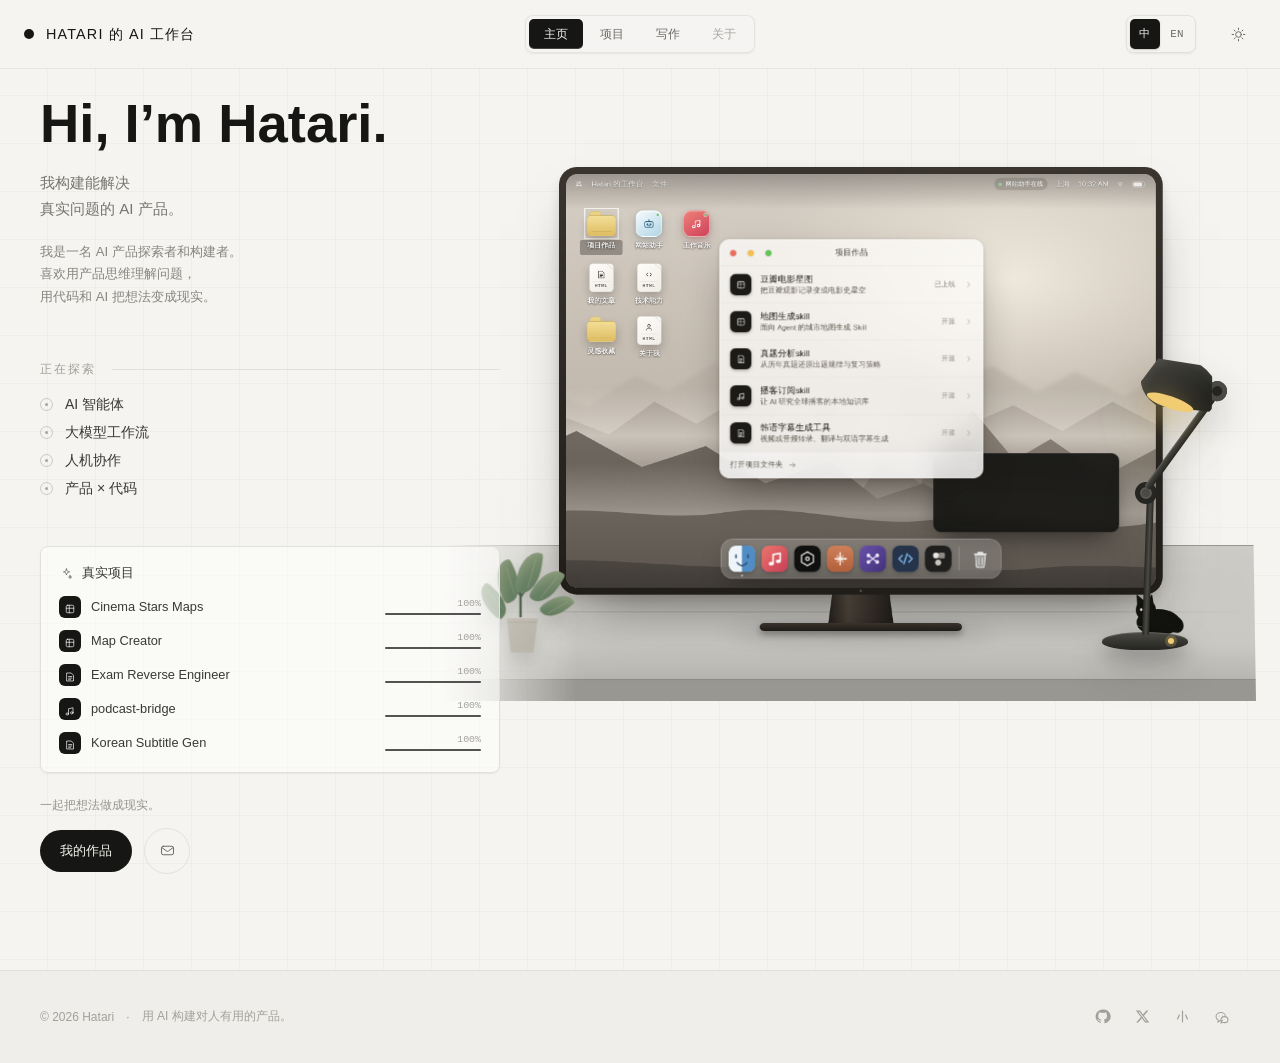
<file: index.html>
<!doctype html>
<html lang="zh-CN">
<head>
<meta charset="utf-8">
<meta name="viewport" content="width=device-width, initial-scale=1">
<title>Hatari's AI Workspace — 预览</title>
<link rel="stylesheet" href="shared/site.css">
<script src="shared/site.js"></script>
<script>
document.documentElement.classList.add("js-typing");
try {
  if (window.localStorage.getItem("hatari.theme.v1") === "dark") {
    document.documentElement.classList.add("dark");
  }
} catch (err) {}
if (/[?&]motion=reduce\b/.test(location.search)) {
  document.documentElement.classList.add("reduce-motion");
} else if (!/[?&]motion=system\b/.test(location.search)) {
  document.documentElement.classList.add("force-motion");
}
</script>
<style>
/* ============================================================
   Tokens — 与 Next.js 项目 app/globals.css 一致
   ============================================================ */
:root{
  --paper:#f5f4f1;
  --paper-2:#efeeea;
  --surface:#fdfdfc;
  --ink:#161614;
  --ink-2:#6d6b66;
  --ink-3:#a3a09a;
  --copy-en:#77746f;
  --copy-zh:#88857f;
  --copy-note:#96938d;
  --line:#e2e0da;
  --grid:rgba(22,22,20,.026);
  --scroll-title:0px;
  --scroll-lede:0px;
  --scroll-copy:0px;
  --scroll-detail:0px;
  --scroll-workspace:0px;
  --desk-top:#c9c8c3;
  --desk-edge:#aaa9a4;
  --desk-line:rgba(42,41,37,.16);
  --lamp-body:#252521;
  --lamp-metal:#4b4a44;
  --lamp-light:#f2cc72;
  --lamp-beam:rgba(244,207,126,.17);
  --plant-leaf:#667e61;
  --plant-leaf-2:#8a9a78;
  --plant-pot:#b8b3a8;

  --ff-display:"Arial Nova","Aptos Display","Helvetica Neue",Arial,"PingFang SC","Hiragino Sans GB","Noto Sans SC","Microsoft YaHei",sans-serif;
  --ff-sans:Aptos,"Segoe UI","PingFang SC","Hiragino Sans GB","Noto Sans SC","Microsoft YaHei",sans-serif;
  --ff-mono:ui-monospace,"SF Mono",SFMono-Regular,Menlo,Consolas,monospace;
}
html{color-scheme:light}
html.dark{
  --paper:#131312; --paper-2:#191917; --surface:#1f1f1c;
  --ink:#ecebe6; --ink-2:#9b9891; --ink-3:#706d67; --line:#2b2a26;
  --copy-en:#aaa7a0; --copy-zh:#9c9992; --copy-note:#85827b;
  --grid:rgba(236,235,230,.025);
  --desk-top:#282925;
  --desk-edge:#181916;
  --desk-line:rgba(255,255,255,.08);
  --lamp-body:#11120f;
  --lamp-metal:#33342f;
  --lamp-light:#5d594d;
  --lamp-beam:rgba(244,207,126,0);
  --plant-leaf:#455747;
  --plant-leaf-2:#65735b;
  --plant-pot:#52534e;
  color-scheme:dark;
}

*,*::before,*::after{box-sizing:border-box}
html,body{margin:0}
body{
  background-color:var(--paper); color:var(--ink);
  background-image:
    linear-gradient(to right,var(--grid) 1px,transparent 1px),
    linear-gradient(to bottom,var(--grid) 1px,transparent 1px);
  background-size:48px 48px;
  background-position:-1px -1px;
  font-family:var(--ff-sans); font-size:16px;
  -webkit-font-smoothing:antialiased; text-rendering:optimizeLegibility;
  transition:background-color .52s cubic-bezier(.22,1,.36,1),color .52s cubic-bezier(.22,1,.36,1);
}
a{color:inherit;text-decoration:none}
button{font:inherit;color:inherit;background:none;border:0;padding:0;cursor:pointer}
ul{list-style:none;margin:0;padding:0}
::selection{background:color-mix(in oklab,var(--ink) 16%,transparent)}
:focus-visible{outline:2px solid color-mix(in oklab,var(--ink) 55%,transparent);outline-offset:2px}
.mono{font-family:var(--ff-mono)}
.shell{max-width:1440px;margin:0 auto}

/* ============================================================
   Header
   ============================================================ */
.hdr{
  position:sticky;top:0;z-index:50;
  border-bottom:1px solid color-mix(in oklab,var(--line) 70%,transparent);
  background:color-mix(in oklab,var(--paper) 80%,transparent);
  backdrop-filter:blur(20px);-webkit-backdrop-filter:blur(20px);
  transition:opacity .58s cubic-bezier(.22,1,.36,1),
             translate .58s cubic-bezier(.22,1,.36,1),background-color .52s,border-color .52s;
}
.hdr-in{height:68px;display:flex;align-items:center;justify-content:space-between;padding:0 24px;position:relative}
.mark{display:flex;align-items:center;gap:12px}
.mark i{width:10px;height:10px;border-radius:99px;background:var(--ink)}
.mark span{font-family:var(--ff-mono);font-size:.9rem;text-transform:uppercase;letter-spacing:.1em}
html[data-lang="zh"] .mark span{font-family:var(--ff-sans);font-weight:500;letter-spacing:.08em}
.hdr-nav{
  position:absolute;left:50%;transform:translateX(-50%);
  display:inline-flex;align-items:center;gap:2px;padding:3px;
  border:1px solid color-mix(in oklab,var(--line) 82%,transparent);border-radius:8px;
  background:color-mix(in oklab,var(--paper) 72%,transparent);
  box-shadow:0 1px 2px color-mix(in oklab,var(--ink) 7%,transparent);
  transition:background-color .25s,border-color .25s,box-shadow .25s;
}
.hdr-nav a,.hdr-nav span{
  position:relative;display:inline-flex;align-items:center;justify-content:center;
  min-width:54px;height:30px;padding:0 12px;border-radius:5px;
  font-size:.78rem;letter-spacing:0;color:var(--ink-2);
  user-select:none;
  -webkit-tap-highlight-color:transparent;
  transition:background-color .2s,color .2s,scale .16s;
}
.hdr-nav a:hover{
  background:color-mix(in oklab,var(--ink) 5%,transparent);color:var(--ink)
}
.hdr-nav a:focus-visible{outline:2px solid color-mix(in oklab,var(--ink) 45%,transparent);outline-offset:2px}
.hdr-nav a:active{scale:.96}
.hdr-nav a[aria-current="page"]{
  background:var(--ink);color:var(--paper);
  box-shadow:inset 0 -1px 0 color-mix(in oklab,var(--paper) 20%,transparent)
}
.hdr-nav span{opacity:.58;cursor:default}
.hdr-right{display:flex;align-items:center;gap:24px;margin-left:auto}
.icon-btn{
  width:36px;height:36px;border-radius:99px;display:grid;place-items:center;
  color:var(--ink-2);-webkit-tap-highlight-color:transparent;
  transition:background-color .25s,color .25s,scale .16s;
}
.icon-btn:hover{background:color-mix(in oklab,var(--ink) 5%,transparent);color:var(--ink)}
.icon-btn:active{scale:.96}
@media (max-width:720px){
  .hdr-in{padding:0 20px}
  .hdr-right{gap:10px}
  .hdr-nav{position:static;transform:none;gap:1px;padding:2px}
  .hdr-nav a,.hdr-nav span{min-width:0;height:28px;padding:0 7px;font-size:.7rem}
}
@media (max-width:460px){.mark span{display:none}}

/* ============================================================
   Split layout
   ============================================================ */
.split{
  position:relative;
  display:grid;grid-template-columns:1fr;gap:56px;
  padding:32px 24px 80px;align-items:center;
}
.split>*{min-width:0}
@media (min-width:1024px){
  .split{
    --scene-bridge:clamp(90px,7.2vw,132px);
    --scene-feather:clamp(132px,10vw,184px);
    grid-template-columns:minmax(0,42fr) minmax(0,58fr);
    gap:0;
    padding:28px clamp(52px,4.5vw,72px) 96px 40px;
    align-items:start;
  }
  .intro-column{position:relative;z-index:7}
}

/* ---------------- left column ---------------- */
.intro-column{
  transition:opacity .62s cubic-bezier(.22,1,.36,1),translate .62s cubic-bezier(.22,1,.36,1);
}
.intro{max-width:460px}
.identity-group,.capability-group,.action-group{min-width:0}
.capability-group{margin-top:52px}
.action-group{margin-top:48px}
.intro h1{
  margin:0;font-family:var(--ff-display);
  font-size:2.72rem;font-weight:700;
  line-height:.98;letter-spacing:0;white-space:nowrap;
  transform:translate3d(0,var(--scroll-title),0);
}
.typed > .title-perch{display:inline-block;opacity:1}
@media (min-width:1024px){.intro h1{font-size:3.4rem}}
@media (min-width:1440px){.intro h1{font-size:4rem}}
@media (max-width:460px){.intro h1{font-size:2.4rem}}
@media (max-width:360px){.intro h1{font-size:2rem}}
.lede{
  width:max-content;max-width:100%;margin:20px 0 0;font-family:var(--ff-sans);
  font-size:.94rem;font-weight:400;line-height:1.68;letter-spacing:0;white-space:nowrap;
  color:var(--copy-en);
  transform:translate3d(0,var(--scroll-lede),0);
}
.intro-zh{
  margin:20px 0 0;font-size:.82rem;line-height:1.72;
  color:var(--copy-zh);
  transform:translate3d(0,var(--scroll-copy),0);
}

/* ---------- cinematic typewriter ----------
   Characters are laid out in full from the first frame and revealed by
   opacity, never by growing a string — the hero box therefore never reflows
   while typing, which is the whole difference between "premium" and "janky".
   `visibility` keeps the block hidden until the split is done, and the
   scripting: none / reduced-motion rules make sure the text is simply there
   when the animation can't or shouldn't run. */
.js-typing .typed{visibility:hidden}
.typed{position:relative}
.typed > span{opacity:0;transition:opacity .09s ease-out}
.typed > span.on{opacity:1}

.hero-caret{
  position:absolute;left:0;top:0;width:2px;border-radius:1px;
  background:var(--ink);opacity:0;pointer-events:none;
  transition:left .07s linear,opacity .45s ease;
}
.hero-caret.show{opacity:1}
/* Real carets blink hard and stop while you type. A soft ease-in-out blink,
   held solid during typing, is the calmer reading. */
.hero-caret.blink{animation:caretSoft 1.15s ease-in-out infinite}
.hero-caret.fade{opacity:0;transition:opacity .9s cubic-bezier(.22,1,.36,1)}
@keyframes caretSoft{0%,100%{opacity:1}50%{opacity:.12}}

.js-typing .stage{opacity:0;translate:0 12px}
.stage{transition:opacity .75s cubic-bezier(.16,1,.3,1),translate .75s cubic-bezier(.16,1,.3,1)}
.stage.in{opacity:1;translate:0 0}
.stage-explore,.stage-progress{transform:translate3d(0,var(--scroll-detail),0)}

.ui-stage{
  transition:opacity 1s cubic-bezier(.16,1,.3,1),
             translate 1s cubic-bezier(.16,1,.3,1),
             filter 1.1s cubic-bezier(.16,1,.3,1);
}
.js-typing .ui-stage{opacity:0;filter:blur(6px)}
.js-typing .ui-stage-header{translate:0 -8px}
.js-typing .ui-stage-workspace{translate:0 10px}
.ui-stage-workspace{transform:translate3d(0,var(--scroll-workspace),0)}
.ui-stage.in{opacity:1;translate:0 0;filter:blur(0)}

@media (scripting: none){
  .typed{visibility:visible!important}
  .typed > span{opacity:1!important}
  .hero-caret{display:none}
  .stage{opacity:1!important;translate:0 0!important}
  .ui-stage{opacity:1!important;translate:0 0!important;filter:none!important}
}
@media (prefers-reduced-motion:reduce){
  html:not(.force-motion) .hero-caret,
  html:not(.force-motion) .term-body .caret{display:none}
}
html.reduce-motion .hero-caret,
html.reduce-motion .term-body .caret{display:none}

.rule-head{display:flex;align-items:center;gap:16px;margin-top:0}
.rule-head h2{
  margin:0;font-family:var(--ff-sans);font-size:.75rem;font-weight:500;
  text-transform:uppercase;letter-spacing:.16em;color:var(--ink-3);
}
.rule-head i{flex:1;height:1px;background:var(--line)}

.explore{margin-top:18px;display:flex;flex-direction:column;gap:10px}
.explore li{display:flex;align-items:center;gap:12px;font-size:.875rem;letter-spacing:0;color:color-mix(in oklab,var(--ink) 85%,transparent)}
.explore b{
  width:13px;height:13px;border-radius:99px;display:grid;place-items:center;
  border:1px solid color-mix(in oklab,var(--ink) 18%,transparent);
}
.explore b::after{content:"";width:3.5px;height:3.5px;border-radius:99px;background:color-mix(in oklab,var(--ink) 35%,transparent)}

.build{
  margin-top:0;padding:18px;border-radius:8px;
  border:1px solid var(--line);
  background:color-mix(in oklab,var(--surface) 60%,transparent);
  box-shadow:0 1px 2px color-mix(in oklab,var(--ink) 6%,transparent);
}
.build-hd{display:flex;align-items:center;gap:8px}
.build-hd h2{margin:0;font-size:.8rem;font-weight:500;letter-spacing:0;color:color-mix(in oklab,var(--ink) 85%,transparent)}
.build ul{margin-top:14px;display:flex;flex-direction:column;gap:12px}
.build li{display:flex;align-items:center;gap:10px}
.sq{
  width:22px;height:22px;flex:0 0 auto;border-radius:6px;display:grid;place-items:center;
  background:var(--ink);color:rgba(255,255,255,.9);
}
.build .nm{flex:1;min-width:0;font-size:.8rem;letter-spacing:0;overflow:hidden;text-overflow:ellipsis;white-space:nowrap;color:color-mix(in oklab,var(--ink) 85%,transparent)}
.meter{width:96px;flex:0 0 auto}
.meter em{display:block;text-align:right;font-family:var(--ff-mono);font-size:.62rem;font-style:normal;font-variant-numeric:tabular-nums;color:var(--ink-3);margin-bottom:4px}
.meter span{display:block;height:2px;border-radius:99px;background:color-mix(in oklab,var(--ink) 10%,transparent)}
.meter span i{display:block;height:100%;width:0;border-radius:99px;background:color-mix(in oklab,var(--ink) 70%,transparent);transition:width 1.1s cubic-bezier(.16,1,.3,1) .35s}
@media (max-width:360px){
  .build{padding:16px}
  .build li{gap:8px}
  .build .nm{font-size:.74rem}
  .meter{width:68px}
}

.sig{margin:24px 0 0;font-family:var(--ff-sans);font-size:.76rem;letter-spacing:0;color:var(--copy-note)}
.cta{margin-top:14px;display:flex;align-items:center;gap:12px}
.btn{
  display:inline-flex;align-items:center;gap:8px;
  padding:12px 20px;border-radius:99px;background:var(--ink);color:var(--paper);
  font-size:.82rem;font-weight:500;letter-spacing:0;
  -webkit-tap-highlight-color:transparent;
  transition:transform .3s,background-color .25s,scale .16s;
}
.btn:hover{transform:translateY(-2px)}
.btn:active{scale:.96}
.btn svg{transition:transform .3s}
.btn:hover svg{transform:translate(2px,-2px)}
.btn-o{
  width:46px;height:46px;border-radius:99px;display:grid;place-items:center;
  border:1px solid var(--line);color:var(--ink-2);-webkit-tap-highlight-color:transparent;
  transition:border-color .3s,color .3s,background-color .25s,scale .16s;
}
.btn-o:hover{border-color:color-mix(in oklab,var(--ink) 30%,transparent);color:var(--ink)}
.btn-o:active{scale:.96}

/* ============================================================
   The machine — laid out at a fixed 960x680, then scaled to fit
   ============================================================ */
.slot{
  position:relative;width:calc(100% + 48px);min-width:0;margin-inline:-24px;overflow:hidden;
}
@media (min-width:1024px){
  .slot{z-index:1;width:100%;margin-inline:0;overflow:visible;isolation:isolate}
}

@media (max-width:1023px){
  .capability-group{margin-top:44px}
  .action-group{margin-top:40px}
}

/* The physical scene stays deliberately sparse: one desk plane, one lamp,
   and the monitor. It frames the operating system without becoming a room. */
.workbench-atmosphere{
  position:absolute;inset:0;z-index:0;pointer-events:none;
  background:linear-gradient(to bottom,transparent 0 58%,color-mix(in oklab,var(--paper-2) 34%,transparent) 100%);
  transition:opacity .7s cubic-bezier(.22,1,.36,1);
}
.workbench-atmosphere::before{
  content:"";position:absolute;left:7%;right:4%;bottom:17%;height:34%;
  background:linear-gradient(112deg,transparent 0 48%,var(--lamp-beam) 63%,transparent 83%);
  opacity:.72;filter:blur(12px);
  transition:opacity .52s ease,background .52s ease;
}
.desk-surface{
  position:absolute;left:-5%;right:-5%;bottom:0;z-index:1;height:26%;
  background:linear-gradient(to bottom,color-mix(in oklab,var(--desk-top) 97%,white 3%),var(--desk-top) 64%,var(--desk-edge));
  border-top:1px solid var(--desk-line);
  box-shadow:inset 0 16px 34px rgba(255,255,255,.05),0 -26px 60px -44px rgba(26,25,22,.3);
  transform:perspective(900px) rotateX(2deg);transform-origin:center bottom;
  transition:opacity .64s cubic-bezier(.22,1,.36,1),translate .64s cubic-bezier(.22,1,.36,1),
             background .52s,border-color .52s;
}
.desk-surface::before{
  content:"";position:absolute;left:0;right:0;top:42%;height:1px;
  background:linear-gradient(to right,transparent,var(--desk-line) 18% 82%,transparent);
}
.desk-surface::after{
  content:"";position:absolute;left:0;right:0;bottom:0;height:14%;
  background:color-mix(in oklab,var(--desk-edge) 92%,black 8%);
  border-top:1px solid color-mix(in oklab,var(--desk-line) 75%,transparent);
}

.desk-plant{
  --desk-object-x:0px;
  position:absolute;left:-.6%;bottom:8%;z-index:5;width:92px;height:142px;
  padding:0;touch-action:none;cursor:grab;
  scale:.78;transform:translate3d(var(--desk-object-x),0,0);transform-origin:left bottom;
  filter:drop-shadow(0 13px 12px rgba(31,31,27,.16));
  transition:opacity .64s cubic-bezier(.22,1,.36,1),translate .64s cubic-bezier(.22,1,.36,1),
             filter .52s ease,scale .3s cubic-bezier(.16,1,.3,1),transform .18s cubic-bezier(.16,1,.3,1);
}
.desk-plant:hover,.desk-plant:focus-visible{scale:.84}
.desk-plant:focus-visible{outline:2px solid color-mix(in oklab,var(--ink) 38%,transparent);outline-offset:3px;border-radius:8px}
.desk-plant.dragging{cursor:grabbing;scale:.84;transition:opacity .64s,translate .64s,filter .52s,scale .2s}
.plant-stem{
  position:absolute;left:44px;bottom:42px;width:3px;height:67px;border-radius:3px;
  background:color-mix(in oklab,var(--plant-leaf) 82%,black 18%);
  transform-origin:bottom;
}
.plant-stem::before,.plant-stem::after{
  content:"";position:absolute;left:1px;bottom:30px;width:2px;height:40px;border-radius:2px;
  background:inherit;transform-origin:bottom;
}
.plant-stem::before{transform:rotate(-32deg)}
.plant-stem::after{transform:rotate(34deg)}
.plant-leaf{
  position:absolute;bottom:57px;width:29px;height:52px;
  border-radius:78% 12% 72% 16%;
  background:linear-gradient(145deg,var(--plant-leaf-2),var(--plant-leaf) 72%);
  box-shadow:inset 5px 3px 8px rgba(255,255,255,.08);
  transform-origin:50% 100%;
}
.plant-leaf::after{
  content:"";position:absolute;left:50%;top:8px;bottom:7px;width:1px;
  background:rgba(245,244,236,.2);transform:rotate(8deg);transform-origin:bottom;
}
.plant-leaf.l1{left:13px;bottom:51px;transform:rotate(-48deg) scale(.88)}
.plant-leaf.l2{left:25px;bottom:68px;transform:rotate(-24deg)}
.plant-leaf.l3{left:38px;bottom:76px;transform:rotate(8deg) scale(1.04)}
.plant-leaf.l4{left:52px;bottom:65px;transform:rotate(31deg) scale(.94)}
.plant-leaf.l5{left:61px;bottom:48px;transform:rotate(52deg) scale(.8)}
.plant-pot{
  position:absolute;left:25px;bottom:0;width:45px;height:46px;
  clip-path:polygon(5% 0,95% 0,82% 100%,18% 100%);
  background:linear-gradient(120deg,color-mix(in oklab,var(--plant-pot) 84%,white 16%),var(--plant-pot));
  border-top:1px solid rgba(255,255,255,.38);
  box-shadow:inset 5px 0 9px rgba(255,255,255,.08),0 8px 12px rgba(26,26,23,.16);
}
.plant-pot::before{
  content:"";position:absolute;left:4px;right:4px;top:5px;height:1px;
  background:rgba(61,60,55,.13);
}
html.dark .desk-plant{filter:brightness(.72) drop-shadow(0 10px 10px rgba(0,0,0,.2))}

@media (min-width:1024px){
  .workbench-atmosphere{
    left:calc(-1 * var(--scene-bridge));
    -webkit-mask-image:linear-gradient(to right,transparent 0,#000 var(--scene-feather),#000 100%);
    mask-image:linear-gradient(to right,transparent 0,#000 var(--scene-feather),#000 100%);
  }
  .desk-surface{
    left:calc(-1 * var(--scene-bridge));
    -webkit-mask-image:linear-gradient(to right,transparent 0,#000 var(--scene-feather),#000 100%);
    mask-image:linear-gradient(to right,transparent 0,#000 var(--scene-feather),#000 100%);
  }
  .desk-plant{left:clamp(-78px,-4vw,-52px)}
}

.desk-lamp{
  --desk-object-x:0px;
  position:absolute;right:calc(1.2% + 26px);bottom:8.5%;z-index:5;width:86px;height:18px;
  color:var(--lamp-body);transform:translate3d(var(--desk-object-x),0,0);transform-origin:50% 100%;
  filter:drop-shadow(0 16px 18px rgba(30,29,25,.18));touch-action:none;cursor:grab;
  transition:opacity .64s cubic-bezier(.22,1,.36,1),translate .64s cubic-bezier(.22,1,.36,1),
             filter .52s ease,color .52s ease,transform .18s cubic-bezier(.16,1,.3,1);
}
.desk-lamp.dragging{cursor:grabbing;transition:opacity .64s,translate .64s,filter .52s,color .52s}
.desk-lamp:hover{filter:drop-shadow(0 18px 20px rgba(30,29,25,.24))}
.desk-lamp:focus-visible{outline:none}
.desk-lamp:focus-visible .lamp-base{
  box-shadow:0 0 0 3px color-mix(in oklab,var(--ink) 24%,transparent),0 9px 18px rgba(28,27,24,.24);
}
.lamp-base{
  position:absolute;left:0;bottom:0;width:86px;height:18px;border-radius:50% 50% 42% 42%;
  background:linear-gradient(to bottom,var(--lamp-metal),var(--lamp-body));
  box-shadow:0 9px 18px rgba(28,27,24,.24),inset 0 1px rgba(255,255,255,.14);
  transition:background .52s,box-shadow .52s;
}
.lamp-base::after{
  content:"";position:absolute;right:14px;top:6px;width:6px;height:6px;border-radius:50%;
  background:var(--lamp-light);box-shadow:0 0 0 3px color-mix(in oklab,var(--lamp-light) 22%,transparent);
  transition:background .52s,box-shadow .52s;
}
.lamp-post{
  position:absolute;left:40px;bottom:14px;width:7px;height:142px;border-radius:4px;
  background:linear-gradient(to right,var(--lamp-body),var(--lamp-metal) 54%,var(--lamp-body));
  transform:rotate(2deg);transform-origin:bottom;
}
.lamp-joint{
  position:absolute;left:33px;bottom:146px;width:22px;height:22px;border:5px solid var(--lamp-body);
  border-radius:50%;background:var(--lamp-metal);box-shadow:inset 0 0 0 2px rgba(255,255,255,.08);
}
.lamp-arm{
  position:absolute;left:45px;bottom:158px;width:122px;height:7px;border-radius:5px;
  background:linear-gradient(to bottom,var(--lamp-metal),var(--lamp-body));
  transform:rotate(-54deg);transform-origin:left center;box-shadow:inset 0 1px rgba(255,255,255,.12);
}
.lamp-arm::after{
  content:"";position:absolute;right:-8px;top:-7px;width:20px;height:20px;border-radius:50%;
  background:var(--lamp-body);box-shadow:inset 0 0 0 5px var(--lamp-metal);
}
.lamp-head{
  position:absolute;left:38px;bottom:233px;width:78px;height:56px;
  transform:rotate(19deg);transform-origin:64% 50%;
}
.lamp-shade{
  position:absolute;inset:0;border-radius:42% 52% 38% 46%;
  background:linear-gradient(135deg,var(--lamp-metal),var(--lamp-body) 72%);
  clip-path:polygon(13% 17%,82% 0,100% 76%,24% 100%,0 72%);
  box-shadow:inset 6px 5px 10px rgba(255,255,255,.07);
}
.lamp-bulb{
  position:absolute;left:11px;bottom:3px;width:49px;height:12px;border-radius:50%;
  background:var(--lamp-light);
  box-shadow:0 8px 24px color-mix(in oklab,var(--lamp-light) 66%,transparent),
             0 20px 54px color-mix(in oklab,var(--lamp-light) 34%,transparent);
  transition:background .52s,box-shadow .52s,opacity .52s;
}
html.dark .lamp-bulb{opacity:.28;box-shadow:none}
html.dark .desk-lamp{filter:drop-shadow(0 10px 14px rgba(0,0,0,.18))}

/* 整机始终保持完整构图；悬停只做轻微、居中的靠近反馈。 */
.scaler{
  position:absolute;left:0;top:0;z-index:3;width:960px;height:738px;transform-origin:top left;
  transition:transform .52s cubic-bezier(.16,1,.3,1);will-change:transform;
}
.machine{
  position:relative;width:960px;height:738px;
}
.ui-stage-workspace.in .machine{animation:enter .9s cubic-bezier(.16,1,.3,1) both}
@keyframes enter{from{opacity:0;translate:64px 0;scale:.985}to{opacity:1;translate:0 0;scale:1}}
.bezel{
  position:relative;height:680px;padding:11px;border-radius:28px;
  background:linear-gradient(to bottom,#3a352f,#2b2723 55%,#211e1a);
  box-shadow:0 50px 90px -40px rgba(30,26,22,.55),0 10px 30px -12px rgba(30,26,22,.3);
  transition:border-radius .34s ease,padding .34s ease,background .34s ease,box-shadow .34s ease;
}
.bezel::after{
  content:"";position:absolute;left:50%;bottom:4px;width:4px;height:4px;border-radius:50%;
  translate:-50% 0;background:rgba(235,232,223,.24);
  transition:background .3s ease,box-shadow .3s ease;
}
.slot.zoom .bezel::after{background:#95c99c;box-shadow:0 0 0 3px rgba(149,201,156,.12)}
.screen{
  --reflection-x:74%;--reflection-y:16%;
  position:relative;height:100%;border-radius:19px;overflow:hidden;background:#a89f95;
  transition:border-radius .34s ease,filter .3s ease;
}
.screen::after{
  content:"";position:absolute;inset:0;z-index:60;pointer-events:none;
  background:radial-gradient(circle at var(--reflection-x) var(--reflection-y),rgba(255,255,255,.13),transparent 24%);
  opacity:0;mix-blend-mode:screen;transition:opacity .42s ease;
}
.slot.zoom .screen::after{opacity:.62}
.slot:not(.workspace-host) .screen{cursor:zoom-in}
.stand{position:absolute;left:0;right:0;top:680px;height:58px}
.neck{
  position:absolute;left:50%;translate:-50% 0;top:0;width:104px;height:47px;
  background:linear-gradient(to right,#221e1a,#453e36 30%,#332d27 64%,#1e1b17);
  clip-path:polygon(6% 0,94% 0,100% 100%,0 100%);
}
.foot{
  position:absolute;left:50%;translate:-50% 0;top:45px;width:322px;height:13px;
  border-radius:8px/7px;background:linear-gradient(to bottom,#3d372f,#211e1a);
  box-shadow:0 5px 12px rgba(28,24,20,.4);
}
.contact{
  position:absolute;left:50%;translate:-50% 0;bottom:-16px;width:420px;height:26px;
  border-radius:50%;background:rgba(0,0,0,.14);filter:blur(18px);transition:opacity .5s ease;
}

/* ============================================================
   Hatari's cat — one actor, two stages, real occlusion
   ------------------------------------------------------------
   #cat-stage-scene lives INSIDE .slot, so its z-index interleaves
   with the scene layers (desk 1 / monitor 3 / plant + lamp 5).
   #cat-stage-ui lives outside .slot, for the two UI landings
   (title, button) that .slot's overflow:hidden would clip.
   The cat element is handed between the two stages while it moves.
   ============================================================ */
.cat-stage{
  position:absolute;inset:0;pointer-events:none;
  transition:opacity .4s ease;
}
#cat-stage-ui{z-index:6}
#cat-stage-scene[data-depth="back"]{z-index:2}   /* behind the monitor */
#cat-stage-scene[data-depth="mid"]{z-index:4}    /* past the monitor, behind the props */
#cat-stage-scene[data-depth="front"]{z-index:6}  /* in front of everything on the desk */

.hatari-cat{
  --cat-eye:#efe9d2;
  --cat-foot:5px;            /* paw line, measured up from the box bottom, per pose */
  --cat-shadow:0;
  position:absolute;left:0;top:0;width:80px;height:74px;
  margin:0;padding:0;border:0;background:none;-webkit-appearance:none;appearance:none;
  color:#12120f;opacity:0;overflow:visible;
  pointer-events:none;cursor:default;
  transform-origin:50% 100%;will-change:transform,opacity;
  transition:filter .35s ease;
}
.hero-ready .hatari-cat{opacity:1}
.hatari-cat[data-pettable="true"]{pointer-events:auto;cursor:pointer}
.hatari-cat[data-pettable="true"]:hover{filter:drop-shadow(0 6px 6px rgba(28,27,23,.18))}
.hatari-cat:focus-visible{
  outline:2px solid color-mix(in oklab,var(--ink) 44%,transparent);
  outline-offset:3px;border-radius:14px;
}

/* Pose determines where the paws are, so the shadow and the landing
   maths both read the same number. */
.hatari-cat[data-pose="sit"]{--cat-foot:5px}
.hatari-cat[data-pose="walk"]{--cat-foot:7.5px}
.hatari-cat[data-pose="loaf"]{--cat-foot:6px}
.hatari-cat[data-pose="stretch"]{--cat-foot:3.5px}
.hatari-cat[data-pose="peek"]{--cat-foot:2.5px}

/* Contact shadow: what actually glues the cat to a surface. */
.cat-shadow{
  position:absolute;left:50%;bottom:calc(var(--cat-foot) - 4px);
  width:54px;height:8px;margin-left:-27px;border-radius:50%;
  background:rgba(24,23,20,.42);filter:blur(3px);
  opacity:var(--cat-shadow);transition:opacity .45s ease;pointer-events:none;
}
html.dark .cat-shadow{background:rgba(0,0,0,.55)}

.hatari-cat-svg{position:relative;display:block;width:80px;height:74px;overflow:visible}
.cat-pose{display:none}
.hatari-cat[data-pose="sit"] [data-cat-pose="sit"],
.hatari-cat[data-pose="walk"] [data-cat-pose="walk"],
.hatari-cat[data-pose="loaf"] [data-cat-pose="loaf"],
.hatari-cat[data-pose="stretch"] [data-cat-pose="stretch"],
.hatari-cat[data-pose="peek"] [data-cat-pose="peek"]{display:block}
.cat-shape{fill:currentColor}
.cat-line{
  fill:none;stroke:currentColor;stroke-width:7;stroke-linecap:round;stroke-linejoin:round;
}
/* Whiskers stay a fixed warm white: the body is near-black in both themes,
   so mixing against a theme token would make them vanish in the dark. */
.cat-detail{
  fill:none;stroke:rgba(255,253,246,.62);
  stroke-width:1.1;stroke-linecap:round;opacity:.5;
}
.cat-shape,.cat-line,.cat-detail{
  transition:opacity .42s cubic-bezier(.22,1,.36,1);
}
.cat-eye{
  fill:var(--cat-eye);transform-box:fill-box;transform-origin:center;
  transition:transform .08s ease,fill .45s ease,filter .45s ease,opacity .32s ease;
}
.cat-ear,.cat-tail,.cat-leg{
  transform-box:fill-box;transform-origin:center bottom;
}
.cat-tail{animation:catTail 3.8s ease-in-out infinite}
.hatari-cat[data-pose="walk"] .cat-leg-a{animation:catStepA .38s steps(2,end) infinite}
.hatari-cat[data-pose="walk"] .cat-leg-b{animation:catStepB .38s steps(2,end) infinite}
.hatari-cat.blink .cat-eye{transform:scaleY(.08)}
.hatari-cat.ear-twitch .cat-ear-l{animation:catEarL .44s ease-in-out 1}
.hatari-cat.ear-twitch .cat-ear-r{animation:catEarR .44s ease-in-out 1}
.hatari-cat.petted .cat-tail{animation-duration:.46s}
.hatari-cat.petted .cat-ear-l{animation:catEarL .34s ease-in-out 2}
.hatari-cat.petted .cat-ear-r{animation:catEarR .34s ease-in-out 2 .08s}

/* Lamp off: the black cat disappears into the room; only its eyes remain. */
html.dark .hatari-cat{--cat-eye:#f5ce70;color:#090907}
html.dark .hatari-cat-svg{filter:none}
html.dark .hatari-cat .cat-shape,
html.dark .hatari-cat .cat-line,
html.dark .hatari-cat .cat-detail{opacity:0}
html.dark .hatari-cat .cat-eye{
  opacity:1;
  stroke:rgba(255,228,157,.9);stroke-width:.65;vector-effect:non-scaling-stroke;
  filter:drop-shadow(0 0 1px rgba(245,206,112,.95))
         drop-shadow(0 0 3px rgba(245,206,112,.52));
}
html.dark .cat-shadow{opacity:0}

@keyframes catTail{
  0%,100%{transform:rotate(-2deg)}
  50%{transform:rotate(7deg)}
}
@keyframes catStepA{
  0%,49%{transform:translateY(0) rotate(0)}
  50%,100%{transform:translateY(-2px) rotate(8deg)}
}
@keyframes catStepB{
  0%,49%{transform:translateY(-2px) rotate(-8deg)}
  50%,100%{transform:translateY(0) rotate(0)}
}
@keyframes catEarL{0%,100%{transform:rotate(0)}45%{transform:rotate(-12deg)}68%{transform:rotate(5deg)}}
@keyframes catEarR{0%,100%{transform:rotate(0)}42%{transform:rotate(11deg)}70%{transform:rotate(-4deg)}}
body.workspace-entering .cat-stage,
body.workspace-live .cat-stage,
body.workspace-exiting .cat-stage{opacity:0;pointer-events:none}

@media (max-width:720px){
  .hatari-cat{pointer-events:none!important;cursor:default!important}
  .hatari-cat .cat-tail,
  .hatari-cat .cat-ear,
  .hatari-cat .cat-leg{animation:none!important}
}
@media (prefers-reduced-motion:reduce){
  html:not(.force-motion) .hatari-cat{pointer-events:none!important;cursor:default!important}
  html:not(.force-motion) .cat-tail,
  html:not(.force-motion) .cat-ear,
  html:not(.force-motion) .cat-leg{animation:none!important}
}
html.reduce-motion .hatari-cat{pointer-events:none!important;cursor:default!important}
html.reduce-motion .cat-tail,
html.reduce-motion .cat-ear,
html.reduce-motion .cat-leg{animation:none!important}

/* Spatial workspace portal. The same desktop DOM moves here, so every open
   window and conversation survives the camera transition. */
.workspace-portal{
  position:fixed;inset:0;z-index:100;visibility:hidden;overflow:hidden;pointer-events:none;
  contain:strict;isolation:isolate;
}
.workspace-portal.active{visibility:visible}
.workspace-portal::before{
  content:"";position:absolute;inset:0;background:var(--paper);opacity:0;
  transition:opacity .72s cubic-bezier(.22,1,.36,1),background-color .52s;
}
body.workspace-entering .workspace-portal::before,
body.workspace-live .workspace-portal::before{opacity:1}
body.workspace-live .workspace-portal{pointer-events:auto}
body.workspace-live .workspace-portal .scaler{
  position:absolute;inset:0;width:100%;height:100%;transform:none!important;transition:none;
}
body.workspace-live .workspace-portal .machine{width:100%;height:100%}
body.workspace-live .workspace-portal .bezel{
  position:absolute;inset:0;height:auto;padding:0;border-radius:0;background:transparent;box-shadow:none;
}
body.workspace-live .workspace-portal .bezel::after,
body.workspace-live .workspace-portal .stand,
body.workspace-live .workspace-portal .contact{opacity:0;pointer-events:none}
body.workspace-live .workspace-portal .screen{width:100%;height:100%;border-radius:0;cursor:default}
body.workspace-live .workspace-portal.settling .screen{animation:workspaceSettle .24s cubic-bezier(.22,1,.36,1)}
@keyframes workspaceSettle{
  from{opacity:.92;scale:1.004}
  to{opacity:1;scale:1}
}

.workspace-nav{
  position:fixed;left:0;right:0;top:0;z-index:160;height:42px;
  display:flex;align-items:center;justify-content:space-between;padding:0 18px;
  color:rgba(255,255,255,.88);
  border-bottom:1px solid rgba(255,255,255,.12);
  background:rgba(30,28,25,.48);
  box-shadow:0 8px 28px rgba(26,23,20,.08);
  backdrop-filter:blur(18px) saturate(1.12);-webkit-backdrop-filter:blur(18px) saturate(1.12);
  opacity:0;translate:0 -7px;pointer-events:none;
  transition:opacity .32s ease,translate .42s cubic-bezier(.16,1,.3,1);
}
.workspace-nav[hidden]{display:none}
.workspace-nav-id{
  display:flex;align-items:center;gap:9px;
  font-family:var(--ff-mono);font-size:.64rem;letter-spacing:.14em;text-transform:uppercase;
  color:rgba(255,255,255,.7);
}
.workspace-nav-id i{
  width:7px;height:7px;border-radius:50%;background:#f1eee7;
  box-shadow:0 0 0 3px rgba(255,255,255,.08);
}
.workspace-nav-links{display:flex;align-items:center;gap:26px;height:100%}
.workspace-nav-links a,.workspace-nav-links button{
  position:relative;display:inline-flex;align-items:center;height:100%;
  font-size:.74rem;letter-spacing:.01em;color:rgba(255,255,255,.68);
  transition:color .22s ease;
}
.workspace-nav-links a:hover,.workspace-nav-links button:hover,
.workspace-nav-links a:focus-visible,.workspace-nav-links button:focus-visible{color:#fff}
.workspace-nav-links [aria-current="page"]{color:#fff}
.workspace-nav-links [aria-current="page"]::after{
  content:"";position:absolute;left:50%;bottom:6px;width:3px;height:3px;border-radius:50%;
  background:currentColor;translate:-50% 0;
}
body.workspace-entering .workspace-nav,
body.workspace-live .workspace-nav{opacity:1;translate:0 0;pointer-events:auto}
.workspace-exit{display:none}

body.workspace-entering .hdr,
body.workspace-live .hdr{opacity:0;translate:0 -10px;pointer-events:none}
body.workspace-entering .intro-column,
body.workspace-live .intro-column{opacity:0;translate:-24px 0;pointer-events:none}
body.workspace-entering .workbench-atmosphere,
body.workspace-live .workbench-atmosphere{opacity:0}
body.workspace-entering .desk-surface,
body.workspace-live .desk-surface{opacity:0;translate:0 28px}
body.workspace-entering .desk-plant,
body.workspace-live .desk-plant{opacity:0;translate:-18px 8px}
body.workspace-entering .desk-lamp,
body.workspace-live .desk-lamp{opacity:0;translate:24px 8px}
body.workspace-entering .mlist,
body.workspace-live .mlist,
body.workspace-entering .ftr,
body.workspace-live .ftr{opacity:0;pointer-events:none}

body.workspace-live{overflow:hidden}
body.workspace-live .termwrap{left:auto;right:42px;top:auto;bottom:92px}
body.workspace-live .winwrap{max-width:calc(100vw - 32px)}

@media (max-width:920px){
  .desk-lamp{right:18px;scale:.86}
}
@media (max-width:720px){
  .desk-lamp,.desk-plant{display:none}
  .desk-surface{height:22%}
  .workbench-atmosphere::before{display:none}
  .workspace-nav{padding:0 14px}
  .workspace-nav-id span{display:none}
  .workspace-nav-links{gap:17px}
  .workspace-nav-links a,.workspace-nav-links button{font-size:.7rem}
  body.workspace-live .termwrap{display:none}
  body.workspace-live .mbar-r .dim{display:none}
  body.workspace-live .mbar-l{gap:8px}
  body.workspace-live .winwrap:not(.maximized){
    left:12px!important;top:96px!important;width:calc(100vw - 24px)!important;
    max-width:none;
  }
  body.workspace-live .support-chat{height:min(470px,calc(100vh - 170px))}
  body.workspace-live .dock{gap:5px;padding:8px 9px;border-radius:17px}
  body.workspace-live .dapp{width:34px;height:34px}
  body.workspace-live .dsep{height:29px;margin:0 1px}
  body.workspace-live .music-app{grid-template-columns:116px minmax(0,1fr)}
  body.workspace-live .music-player{padding:18px 14px 14px}
  body.workspace-live .music-cover{width:112px}
}
/* parallax layers */
.plx{transition:translate .65s cubic-bezier(.22,1,.36,1)}
.wall{position:absolute;inset:-3.5%}
.wall svg{width:100%;height:100%;display:block}
.scrim{position:absolute;inset:0 0 auto;height:56px;background:linear-gradient(to bottom,rgba(0,0,0,.28),transparent)}

/* menu bar */
.mbar{
  position:relative;z-index:20;height:32px;padding:0 14px;
  display:flex;align-items:center;justify-content:space-between;
  font-size:11.5px;color:rgba(255,255,255,.85);text-shadow:0 1px 2px rgba(0,0,0,.35);
}
.mbar-l,.mbar-r{display:flex;align-items:center;gap:14px}
.mbar-r{gap:12px}
.mbar b{font-weight:500;letter-spacing:0}
.mbar .dim{opacity:.72}
#clock{font-variant-numeric:tabular-nums}

/* desktop files */
.icons{position:absolute;inset:38px 0 82px;z-index:10;pointer-events:none}
.di{
  position:absolute;width:68px;min-height:75px;
  display:flex;flex-direction:column;align-items:center;gap:5px;
  padding:5px 3px;border:1px solid transparent;border-radius:6px;
  background:transparent;color:#fff;pointer-events:auto;touch-action:none;user-select:none;
  transition:translate .28s cubic-bezier(.16,1,.3,1),filter .28s ease,background .2s ease,border-color .2s ease;
}
@keyframes diIn{from{opacity:0;translate:-10px 0}to{opacity:1;translate:0 0}}
.di:hover,.di:focus-visible{
  translate:0 -2px;z-index:20;outline:none;
  border-color:rgba(255,255,255,.24);background:rgba(255,255,255,.13);
}
.di.dragging{translate:0 0;filter:drop-shadow(0 12px 12px rgba(28,24,20,.22));cursor:grabbing;z-index:40}
.di .art{
  position:relative;display:grid;place-items:center;flex:0 0 auto;
  transition:transform .3s cubic-bezier(.16,1,.3,1),box-shadow .25s ease;
}
.di:hover .art,.di:focus-visible .art{transform:translateY(-1px)}

.di.folder .art{width:47px;height:42px}
.di.folder .tab{
  position:absolute;left:5px;top:1px;width:18px;height:12px;
  border:1px solid rgba(122,91,33,.17);border-bottom:0;border-radius:5px 5px 0 0;
  background:#efd789;
}
.di.folder .body{
  position:absolute;left:0;right:0;top:8px;bottom:1px;border-radius:7px;
  border:1px solid rgba(122,91,33,.16);
  background:linear-gradient(to bottom,#f3de97,#dfbd62);
  box-shadow:0 7px 15px rgba(40,34,26,.27);
  transform-origin:bottom;transition:transform .32s cubic-bezier(.16,1,.3,1);
}
.di.folder:hover .body,.di.folder:focus-visible .body{transform:perspective(140px) rotateX(-9deg) translateY(1px)}
.di.folder .crease{position:absolute;left:8px;right:8px;bottom:8px;height:1px;background:rgba(92,65,24,.12)}

.di.app .art{
  width:42px;height:42px;border-radius:12px;color:#f7f4ed;
  border:1px solid rgba(255,255,255,.35);
  background:linear-gradient(145deg,#2b2926,#11110f);
  box-shadow:inset 0 1px 0 rgba(255,255,255,.18),0 2px 6px rgba(26,24,21,.2),0 8px 17px rgba(31,28,24,.22);
}
.di.app[data-id="agents"] .art{
  color:#245c79;
  border-color:rgba(255,255,255,.68);
  background:
    linear-gradient(145deg,rgba(248,253,255,.97),rgba(174,213,232,.94));
  box-shadow:inset 0 1px 0 rgba(255,255,255,.8),0 2px 6px rgba(42,72,88,.16),0 8px 17px rgba(42,72,88,.2);
}
.di.app[data-id="music"] .art{
  color:#fff;
  border-color:rgba(255,255,255,.42);
  background:linear-gradient(145deg,#ef8178,#cf415b);
  box-shadow:inset 0 1px 0 rgba(255,255,255,.25),0 2px 6px rgba(111,39,52,.18),0 8px 17px rgba(111,39,52,.22);
}
.di.app .app-glyph{width:20px;height:20px;display:block}
.di.app .app-dot{
  position:absolute;right:4px;top:4px;width:4px;height:4px;border-radius:99px;
  background:#72bd82;box-shadow:0 0 0 1.5px rgba(255,255,255,.48),0 1px 3px rgba(43,93,53,.26);
}

.di.document .art{
  width:39px;height:46px;border-radius:6px;color:#34312d;
  border:1px solid rgba(80,74,67,.17);
  background:linear-gradient(145deg,#fffdfa,#f0ede7);
  box-shadow:0 7px 15px rgba(38,34,30,.25);
  overflow:hidden;
}
.di.document .art::before{
  content:"";position:absolute;right:-1px;top:-1px;width:11px;height:11px;
  background:linear-gradient(225deg,rgba(255,255,255,0) 49%,#d9d4cc 50%,#f8f6f1 54%);
}
.di.document .file-glyph{width:16px;height:16px;display:block;translate:0 -5px}
.di.document .file-kind{
  position:absolute;left:4px;right:4px;bottom:5px;padding-top:3px;
  border-top:1px solid rgba(67,62,57,.13);
  font-family:var(--ff-mono);font-size:8px;font-weight:600;line-height:1;
  letter-spacing:.04em;
  color:rgba(52,49,45,.72);text-align:center;
}

.di .lbl{
  width:68px;min-height:24px;display:flex;align-items:flex-start;justify-content:center;
  padding:2px 4px;border-radius:4px;
  font-family:var(--ff-sans);font-size:10.5px;font-weight:600;line-height:1.2;letter-spacing:0;
  color:rgba(255,255,255,.98);text-align:center;text-wrap:balance;
  text-shadow:0 1px 3px rgba(27,24,21,.72);
  transition:background .2s ease;
}
.di:hover .lbl,.di:focus-visible .lbl,.di.on .lbl{background:rgba(31,29,26,.34)}
.di.on .art{outline:2px solid rgba(255,255,255,.7);outline-offset:2px}

.live-dot{width:6px;height:6px;flex:0 0 auto;margin-top:3px;border-radius:99px;background:#83c790;box-shadow:0 0 0 0 rgba(131,199,144,.5);animation:livePulse 2.2s ease-out infinite}
@keyframes livePulse{0%{box-shadow:0 0 0 0 rgba(131,199,144,.45)}55%,100%{box-shadow:0 0 0 5px rgba(131,199,144,0)}}

/* workspace boot */
.workspace-boot{
  position:absolute;left:50%;top:47%;z-index:45;translate:-50% -50%;
  min-width:224px;text-align:center;color:rgba(255,255,255,.92);pointer-events:none;
  transition:opacity .75s cubic-bezier(.16,1,.3,1),translate .75s cubic-bezier(.16,1,.3,1);
}
.workspace-boot .boot-mark{position:relative;display:block;width:24px;height:24px;margin:0 auto 12px;border:1px solid rgba(255,255,255,.34);border-radius:99px}
.workspace-boot .boot-mark::after{content:"";position:absolute;inset:4px;border-top:1.5px solid #fff;border-radius:99px;animation:bootSpin 1.2s linear infinite}
.workspace-boot b{display:block;font-family:var(--ff-mono);font-size:11px;font-weight:400;letter-spacing:.02em;text-shadow:0 1px 3px rgba(0,0,0,.35)}
.workspace-boot span{display:block;margin-top:7px;font-family:var(--ff-mono);font-size:9px;color:rgba(255,255,255,.56)}
@keyframes bootSpin{to{rotate:360deg}}
.screen.os-booting .di,.screen.os-booting .window-layer,.screen.os-booting .termwrap,.screen.os-booting .dockwrap{opacity:0}
.screen.boot-complete .workspace-boot{opacity:0;translate:-50% calc(-50% - 8px)}
.screen.os-live .di{opacity:0;animation:diIn .52s cubic-bezier(.16,1,.3,1) both;animation-delay:var(--boot-delay,0s)}
.screen.os-live .dock{animation:dockIn .7s cubic-bezier(.16,1,.3,1) both}
.screen.os-live .term{animation:termIn .6s cubic-bezier(.16,1,.3,1) .65s both}
.screen.os-live .window-layer{opacity:1;transition:opacity .45s ease}
.sync-status{display:flex;align-items:center;gap:6px;padding:3px 7px;border-radius:99px;background:rgba(0,0,0,.12);-webkit-tap-highlight-color:transparent;transition:background-color .25s,scale .16s}
.sync-status:hover{background:rgba(0,0,0,.22)}
.sync-status:active{scale:.96}
.sync-status i{width:5px;height:5px;border-radius:99px;background:#91d29b;box-shadow:0 0 0 0 rgba(145,210,155,.45);animation:livePulse 2.4s ease-out infinite}
.sync-status span{font-size:10px}

/* application windows */
.window-layer{position:absolute;inset:0;z-index:30;pointer-events:none;transition:opacity .45s ease}
.winwrap{position:absolute;width:420px;pointer-events:auto;touch-action:none}
.win{
  border-radius:16px;overflow:hidden;
  border:1px solid rgba(255,255,255,.55);
  background:rgba(255,255,255,.72);
  backdrop-filter:blur(24px) saturate(1.4);-webkit-backdrop-filter:blur(24px) saturate(1.4);
  box-shadow:0 28px 60px -18px rgba(28,24,20,.45),0 2px 8px rgba(28,24,20,.16);
  transition:filter .28s ease,box-shadow .28s ease;
  transform-origin:18% 30%;
  animation:winIn .42s cubic-bezier(.16,1,.3,1) both;
}
.winwrap:not(.is-active) .win{
  filter:saturate(.86) brightness(.985);
  box-shadow:0 20px 44px -22px rgba(28,24,20,.36),0 1px 5px rgba(28,24,20,.1);
}
.winwrap.is-active .win{filter:none}
.win.out{animation:winOut .26s cubic-bezier(.4,0,1,1) both}
.winwrap.minimizing{animation:winMin .28s cubic-bezier(.4,0,1,1) both}
.winwrap.restoring{animation:winRestore .36s cubic-bezier(.16,1,.3,1) both}
@keyframes winMin{to{opacity:0;scale:.68;translate:120px 210px}}
@keyframes winRestore{from{opacity:0;scale:.76;translate:90px 160px}to{opacity:1;scale:1;translate:0 0}}
@keyframes winIn{from{opacity:0;scale:.93;translate:0 10px}to{opacity:1;scale:1;translate:0 0}}
@keyframes winOut{to{opacity:0;scale:.95;translate:0 6px}}
.win-hd{position:relative;height:42px;display:flex;align-items:center;padding:0 14px;border-bottom:1px solid rgba(0,0,0,.06);cursor:grab;user-select:none}
.win-hd:active{cursor:grabbing}
.lights{display:flex;align-items:center;gap:0;margin-left:-7px}
.lights span,.lights button{
  position:relative;width:28px;height:28px;padding:0;border:0;border-radius:8px;
  background:transparent;box-shadow:none;cursor:pointer;
  transition:background-color .2s,scale .16s;
}
.lights button::before{
  content:"";position:absolute;left:9px;top:9px;width:10px;height:10px;border-radius:99px;
  box-shadow:0 0 0 1px rgba(0,0,0,.08);transition:scale .16s;
}
.lights .r::before{background:#ec6a5e}
.lights .y::before{background:#f4bf4f}
.lights .g::before{background:#61c454}
.lights button:hover{background:rgba(0,0,0,.07)}
.lights button:hover::before{scale:1.12}
.lights button:active{scale:.96}
.lights button:focus-visible{outline:2px solid rgba(28,26,23,.62);outline-offset:1px}
.win-hd h2{position:absolute;left:0;right:0;margin:0;text-align:center;font-size:12.5px;font-weight:500;letter-spacing:0;color:rgba(28,26,23,.8);pointer-events:none}
.winwrap.maximized{left:18px!important;right:18px!important;top:42px!important;bottom:74px!important;width:auto!important}
.winwrap.maximized .win{height:100%;display:flex;flex-direction:column}
.winwrap.maximized .win-body{min-height:0;flex:1;overflow:auto}
.rows li+li{border-top:1px solid rgba(0,0,0,.055)}
.row{display:flex;align-items:center;gap:14px;padding:12px 16px;transition:background .2s;opacity:0;animation:rowIn .36s cubic-bezier(.16,1,.3,1) both}
@keyframes rowIn{from{opacity:0;translate:0 6px}to{opacity:1;translate:0 0}}
.row:hover{background:rgba(255,255,255,.55)}
.row .ic{width:34px;height:34px;flex:0 0 auto;border-radius:9px;display:grid;place-items:center;background:#1c1a17;color:rgba(255,255,255,.9);box-shadow:0 2px 5px rgba(24,22,20,.28)}
.row .txt{flex:1;min-width:0}
.row .txt b{display:block;font-size:13.5px;font-weight:500;line-height:1.2;letter-spacing:0;color:#1c1a17;overflow:hidden;text-overflow:ellipsis;white-space:nowrap}
.row .txt span{display:block;margin-top:3px;font-size:11.5px;line-height:1.2;color:#5d594f;overflow:hidden;text-overflow:ellipsis;white-space:nowrap}
.row .dt{flex:0 0 auto;font-family:var(--ff-mono);font-size:10.5px;font-variant-numeric:tabular-nums;color:#8d887d}
.row .ch{flex:0 0 auto;color:#8d887d;transition:translate .3s,color .3s}
.row:hover .ch{translate:2px 0;color:#5d594f}
.win-ft{border-top:1px solid rgba(0,0,0,.06);background:rgba(255,255,255,.35)}
.win-ft a{display:flex;align-items:center;gap:8px;padding:12px 16px;font-size:12px;color:#5d594f;transition:color .3s}
.win-ft a:hover{color:#1c1a17}
.win-ft a svg{transition:translate .3s}
.win-ft a:hover svg{translate:4px 0}
.win-empty{padding:32px 20px}
.win-empty p{margin:0;font-size:13px;line-height:1.65;color:#1c1a17}
.win-empty p+p{margin-top:6px;font-size:12px;color:#5d594f}
.win-empty a{display:inline-flex;align-items:center;gap:8px;margin-top:16px;font-size:12px;font-weight:500;color:#1c1a17}

/* about app */
.about-app{
  display:grid;grid-template-columns:132px minmax(0,1fr);min-height:264px;
  background:rgba(255,255,255,.42);
}
.about-side{
  padding:22px 16px;border-right:1px solid rgba(0,0,0,.065);
  background:rgba(241,238,232,.58);
}
.about-avatar{
  width:54px;height:54px;display:grid;place-items:center;border-radius:50%;
  background:#20201d;color:#f2f0ea;font-family:var(--ff-display);
  font-size:24px;font-weight:600;
}
.about-side strong{display:block;margin-top:14px;font-size:12px;font-weight:600;color:#24231f}
.about-side small{display:block;margin-top:4px;font-family:var(--ff-sans);font-size:10px;line-height:1.45;color:#767167}
.about-availability{display:flex;align-items:flex-start;gap:6px;margin-top:17px;font-size:10px;line-height:1.4;color:#5d594f}
.about-availability i{width:6px;height:6px;flex:0 0 auto;margin-top:2px;border-radius:50%;background:#72b57e}
.about-socials{display:grid;gap:6px;margin-top:15px}
.about-socials a{
  min-height:34px;display:flex;align-items:center;gap:8px;padding:0 9px;border-radius:8px;
  font-size:10px;font-weight:600;line-height:1;color:#302e29;background:rgba(255,255,255,.62);
  box-shadow:inset 0 0 0 1px rgba(30,28,24,.09),0 3px 8px rgba(30,28,24,.06);
  transition:color .18s,background-color .18s,box-shadow .18s,translate .18s,scale .16s;
}
.about-socials a:hover{translate:0 -1px;background:rgba(255,255,255,.9);box-shadow:inset 0 0 0 1px rgba(30,28,24,.14),0 5px 12px rgba(30,28,24,.1)}
.about-socials a:active{translate:0 0;scale:.96}
.about-socials svg{width:15px;height:15px;flex:0 0 auto;fill:currentColor}
.about-socials .about-xiaohongshu{color:#df1937;background:rgba(255,36,66,.075);box-shadow:inset 0 0 0 1px rgba(255,36,66,.16),0 3px 8px rgba(255,36,66,.06)}
.about-socials .about-xiaohongshu:hover{color:#c7112d;background:rgba(255,36,66,.12);box-shadow:inset 0 0 0 1px rgba(255,36,66,.24),0 5px 12px rgba(255,36,66,.12)}
.about-copy{padding:21px 22px 18px}
.about-copy .kicker{font-family:var(--ff-sans);font-size:10px;font-weight:500;text-transform:uppercase;letter-spacing:.1em;color:#817c72}
.about-copy h3{margin:10px 0 0;font-size:18px;font-weight:600;line-height:1.23;color:#23221f}
.about-copy>p{margin:12px 0 0;font-size:11.5px;line-height:1.7;color:#5c584f}
.about-facts{margin-top:16px;border-top:1px solid rgba(0,0,0,.065)}
.about-facts li{display:grid;grid-template-columns:54px 1fr;gap:10px;padding:8px 0;border-bottom:1px solid rgba(0,0,0,.055)}
.about-facts b{font-family:var(--ff-sans);font-size:10px;font-weight:500;color:#817c72}
.about-facts span{font-size:10.5px;line-height:1.4;color:#47443d}
.about-copy a{display:inline-flex;align-items:center;gap:7px;margin-top:14px;font-size:10.5px;font-weight:600;color:#292723}

/* website assistant */
.support-chat{
  height:376px;display:grid;grid-template-rows:auto minmax(0,1fr) auto auto;
  overflow:hidden;background:rgba(246,245,241,.82);color:#282722;
}
.chat-agentbar{
  display:flex;align-items:center;gap:10px;padding:11px 13px;
  border-bottom:1px solid rgba(38,35,31,.075);background:rgba(255,255,255,.56);
}
.chat-agent-avatar{
  position:relative;width:34px;height:34px;display:grid;place-items:center;flex:0 0 auto;
  border-radius:9px;background:#20211e;color:#f7f5ef;box-shadow:0 5px 11px rgba(30,28,24,.16);
}
.chat-agent-avatar svg{width:17px;height:17px}
.chat-agent-avatar i{
  position:absolute;right:-2px;bottom:-2px;width:9px;height:9px;
  border:2px solid #f7f6f2;border-radius:50%;background:#79bf86;
}
.chat-agent-copy{min-width:0}
.chat-agent-copy b{display:block;font-size:12px;font-weight:600;color:#25241f}
.chat-agent-copy span{display:flex;align-items:center;gap:5px;margin-top:3px;font-family:var(--ff-sans);font-size:10px;color:#6e6a61}
.chat-agent-copy span i{width:5px;height:5px;border-radius:50%;background:#79bf86}
.chat-transcript{
  min-height:0;padding:14px 14px 10px;overflow:auto;scrollbar-width:thin;
  background:linear-gradient(rgba(255,255,255,.3),rgba(239,236,230,.46));
}
.chat-message{display:flex;margin:0 0 10px}
.chat-message.user{justify-content:flex-end}
.chat-bubble{
  max-width:82%;margin:0;padding:9px 11px;border:1px solid rgba(38,35,31,.065);
  border-radius:4px 8px 8px 8px;background:rgba(255,255,255,.88);
  box-shadow:0 5px 15px -12px rgba(30,28,24,.35);
  font-size:10.5px;line-height:1.58;color:#4e4a42;white-space:pre-wrap;
}
.chat-message.user .chat-bubble{
  border-color:#24241f;border-radius:8px 4px 8px 8px;background:#24241f;color:#f6f3ec;
}
.chat-message.typing .chat-bubble{display:flex;align-items:center;gap:4px;min-width:42px;min-height:31px}
.chat-message.typing i{
  width:4px;height:4px;border-radius:50%;background:#89847a;
  animation:chatDot 1.1s ease-in-out infinite;
}
.chat-message.typing i:nth-child(2){animation-delay:.16s}
.chat-message.typing i:nth-child(3){animation-delay:.32s}
@keyframes chatDot{0%,65%,100%{opacity:.34;translate:0 0}32%{opacity:1;translate:0 -2px}}
.chat-suggestions{
  display:grid;grid-template-columns:repeat(2,minmax(0,1fr));gap:7px;
  padding:9px 12px;border-top:1px solid rgba(38,35,31,.065);background:rgba(255,255,255,.46);
}
.chat-suggestion{
  min-height:34px;padding:7px 9px;border:1px solid rgba(37,34,30,.12);border-radius:6px;
  background:rgba(255,255,255,.72);font-size:9.5px;line-height:1.35;color:#47433c;text-align:left;
  transition:border-color .2s ease,background .2s ease,translate .2s ease;
}
.chat-suggestion:hover,.chat-suggestion:focus-visible{
  outline:none;border-color:rgba(37,34,30,.28);background:#fff;translate:0 -1px;
}
.chat-form{
  display:grid;grid-template-columns:minmax(0,1fr) auto;gap:8px;padding:10px 12px 12px;
  border-top:1px solid rgba(38,35,31,.065);background:rgba(250,249,246,.9);
}
.chat-input{
  min-width:0;height:35px;padding:0 11px;border:1px solid rgba(38,35,31,.14);border-radius:6px;
  background:#fff;font-size:10.5px;color:#2d2b27;outline:none;
  transition:border-color .2s ease,box-shadow .2s ease;
}
.chat-input::placeholder{color:#9b968d}
.chat-input:focus{border-color:rgba(38,35,31,.4);box-shadow:0 0 0 3px rgba(38,35,31,.055)}
.chat-send{
  height:35px;padding:0 13px;border-radius:6px;background:#23231f;color:#f7f4ed;
  font-size:10px;font-weight:600;transition:background .2s ease,translate .2s ease;
}
.chat-send:hover,.chat-send:focus-visible{outline:none;background:#0f0f0d;translate:0 -1px}
.chat-send:disabled,.chat-suggestion:disabled,.chat-input:disabled{cursor:default;opacity:.48;translate:0 0}

/* thinking app */
.notes-app{display:grid;grid-template-columns:138px minmax(0,1fr);min-height:250px;background:rgba(255,255,255,.34)}
.notes-list{padding:8px;border-right:1px solid rgba(0,0,0,.065);background:rgba(242,239,233,.63)}
.note-item{display:block;width:100%;padding:9px 8px;border-radius:7px;text-align:left;transition:background .2s}
.note-item:hover,.note-item.active{background:rgba(255,255,255,.8)}
.note-item b{display:block;overflow:hidden;font-size:10.5px;font-weight:600;color:#2b2925;text-overflow:ellipsis;white-space:nowrap}
.note-item span{display:block;margin-top:4px;font-family:var(--ff-mono);font-size:10px;color:#807b71}
.note-paper{padding:20px 21px;background:rgba(255,255,255,.55)}
.note-paper time{font-family:var(--ff-mono);font-size:10px;color:#837e75}
.note-paper h3{margin:12px 0 0;font-size:17px;font-weight:600;line-height:1.22;color:#24231f}
.note-paper p{margin:13px 0 0;font-size:11.5px;line-height:1.72;color:#5f5a51}
.note-paper a{display:inline-flex;align-items:center;gap:6px;margin-top:18px;font-size:10.5px;font-weight:600;color:#2d2b27}

/* code app */
.code-app{display:grid;grid-template-columns:94px minmax(0,1fr);min-height:260px;background:#1d1f1c;color:#d7dbd3}
.code-side{padding:13px 10px;border-right:1px solid rgba(255,255,255,.065);background:#181a18}
.code-side b{display:block;margin-bottom:11px;font-family:var(--ff-mono);font-size:9px;font-weight:500;text-transform:uppercase;color:#8f958d}
.code-file{display:flex;align-items:center;gap:5px;margin-top:8px;font-family:var(--ff-mono);font-size:9px;color:#a8ada6}
.code-file i{width:5px;height:5px;border-radius:1px;background:#7ea186}
.code-main{min-width:0}
.code-tabs{height:30px;display:flex;align-items:center;border-bottom:1px solid rgba(255,255,255,.06);font-family:var(--ff-mono);font-size:9px;color:#b5bab3}
.code-tabs span{height:30px;padding:10px 12px 0;border-right:1px solid rgba(255,255,255,.05);background:#20231f}
.code-lines{counter-reset:line;padding:14px 12px;font-family:var(--ff-mono);font-size:9.5px;line-height:1.8}
.code-lines p{margin:0;white-space:pre;color:#c3c8c0}
.code-lines p::before{counter-increment:line;content:counter(line);display:inline-block;width:20px;margin-right:10px;color:#555b54;text-align:right}
.code-lines .kw{color:#b7a8d7}.code-lines .fn{color:#8eb4ca}.code-lines .str{color:#b7c494}.code-lines .cm{color:#6f756d}
.commit-strip{display:flex;align-items:center;justify-content:space-between;gap:12px;padding:9px 12px;border-top:1px solid rgba(255,255,255,.07);background:#171917;font-family:var(--ff-mono);font-size:9px;color:#9da29a}
.commit-strip b{font-weight:500;color:#b9c4b7}
.commit-strip a{color:#d8ddd5}

/* music app */
.music-app{min-height:306px;display:grid;grid-template-columns:142px minmax(0,1fr);background:rgba(248,247,243,.82);color:#27251f}
.music-library{padding:14px 10px;border-right:1px solid rgba(40,36,31,.075);background:rgba(239,237,232,.68)}
.music-library>span{display:block;padding:0 7px 9px;font-family:var(--ff-sans);font-size:9px;font-weight:500;text-transform:uppercase;letter-spacing:.08em;color:#807b71}
.music-track{width:100%;display:grid;grid-template-columns:25px minmax(0,1fr);gap:8px;align-items:center;padding:7px;border-radius:6px;text-align:left;transition:background .2s}
.music-track:hover,.music-track.active{background:rgba(255,255,255,.82)}
.music-track i{width:25px;height:25px;border-radius:5px;background:linear-gradient(135deg,#d96659 0 34%,#eed28d 34% 65%,#4e6b5c 65%)}
.music-track:nth-of-type(2) i{background:linear-gradient(145deg,#5f7d75 0 42%,#d8b7a6 42% 70%,#343a36 70%)}
.music-track:nth-of-type(3) i{background:linear-gradient(135deg,#d8bd75 0 38%,#8c9daa 38% 68%,#684c4b 68%)}
.music-track b{display:block;overflow:hidden;font-size:10px;font-weight:600;color:#35322c;text-overflow:ellipsis;white-space:nowrap}
.music-track small{display:block;overflow:hidden;margin-top:2px;font-size:9px;color:#837d73;text-overflow:ellipsis;white-space:nowrap}
.music-player{display:flex;flex-direction:column;align-items:center;padding:22px 24px 16px;text-align:center}
.music-cover{position:relative;width:128px;aspect-ratio:1;overflow:hidden;border-radius:8px;background:linear-gradient(135deg,#d96659 0 34%,#eed28d 34% 65%,#4e6b5c 65%);box-shadow:0 18px 34px -20px rgba(39,33,27,.62);transition:background .35s}
.music-cover::before{content:"";position:absolute;inset:14%;border:1px solid rgba(255,255,255,.38);border-radius:50%}
.music-cover::after{content:"WORKSPACE\A SESSIONS";position:absolute;left:11px;bottom:10px;white-space:pre;font-family:var(--ff-mono);font-size:7px;line-height:1.35;text-align:left;color:rgba(255,255,255,.88)}
.music-cover[data-cover="1"]{background:linear-gradient(145deg,#5f7d75 0 42%,#d8b7a6 42% 70%,#343a36 70%)}
.music-cover[data-cover="2"]{background:linear-gradient(135deg,#d8bd75 0 38%,#8c9daa 38% 68%,#684c4b 68%)}
.music-meta{margin-top:13px}
.music-meta b{display:block;font-size:12px;font-weight:600;color:#282620}
.music-meta span{display:block;margin-top:3px;font-size:10px;color:#777167}
.music-timeline{width:100%;margin-top:14px}
.music-seek,.music-volume{width:100%;height:3px;display:block;margin:0;accent-color:#cf5e58;cursor:pointer}
.music-times{display:flex;justify-content:space-between;margin-top:5px;font-family:var(--ff-mono);font-size:9px;color:#837e75}
.music-controls{display:flex;align-items:center;justify-content:center;gap:19px;margin-top:10px}
.music-control{width:25px;height:25px;display:grid;place-items:center;border-radius:50%;color:#403d36;transition:background .2s,scale .18s}
.music-control:hover{background:rgba(38,35,30,.07)}
.music-control:active{scale:.96}
.music-control svg{width:15px;height:15px}
.music-control.music-toggle{width:34px;height:34px;background:#272620;color:#fff}
.music-volume-row{width:88px;display:grid;grid-template-columns:11px 1fr;gap:7px;align-items:center;margin-top:13px;color:#969086}
.music-volume-row svg{width:11px;height:11px}

/* Maximized apps use the available workspace instead of keeping their
   compact 420px-window proportions. */
body.workspace-live .winwrap.maximized .win-body{overflow:hidden}
body.workspace-live .winwrap.maximized .code-app,
body.workspace-live .winwrap.maximized .music-app{
  width:100%;height:100%;min-height:0;
}

body.workspace-live .winwrap.maximized .code-app{
  grid-template-columns:clamp(112px,10vw,176px) minmax(0,1fr);
}
body.workspace-live .winwrap.maximized .code-side{
  padding:20px 16px;overflow:auto;
}
body.workspace-live .winwrap.maximized .code-side b{
  margin-bottom:16px;font-size:10px;
}
body.workspace-live .winwrap.maximized .code-file{
  gap:7px;margin-top:11px;font-size:10px;
}
body.workspace-live .winwrap.maximized .code-file i{width:6px;height:6px}
body.workspace-live .winwrap.maximized .code-main{
  display:flex;min-height:0;flex-direction:column;
}
body.workspace-live .winwrap.maximized .code-tabs{
  height:38px;flex:0 0 38px;font-size:10px;
}
body.workspace-live .winwrap.maximized .code-tabs span{
  height:38px;padding:13px 16px 0;
}
body.workspace-live .winwrap.maximized .code-lines{
  min-height:0;flex:1;overflow:auto;
  padding:22px clamp(18px,2.2vw,36px);
  font-size:clamp(10px,.72vw,13px);line-height:1.78;
}
body.workspace-live .winwrap.maximized .commit-strip{
  flex:0 0 auto;padding:13px 18px;font-size:10px;
}

body.workspace-live .winwrap.maximized .music-app{
  grid-template-columns:clamp(150px,12vw,214px) minmax(0,1fr);
}
body.workspace-live .winwrap.maximized .music-library{
  padding:22px 14px;overflow:auto;
}
body.workspace-live .winwrap.maximized .music-library>span{
  padding:0 9px 14px;font-size:9px;
}
body.workspace-live .winwrap.maximized .music-track{
  grid-template-columns:38px minmax(0,1fr);gap:10px;padding:9px;
}
body.workspace-live .winwrap.maximized .music-track i{
  width:38px;height:38px;border-radius:7px;
}
body.workspace-live .winwrap.maximized .music-track b{font-size:11px}
body.workspace-live .winwrap.maximized .music-track small{font-size:9px}
body.workspace-live .winwrap.maximized .music-player{
  min-width:0;min-height:0;justify-content:center;
  padding:clamp(28px,5vh,64px) clamp(32px,6vw,96px);
}
body.workspace-live .winwrap.maximized .music-cover{
  width:clamp(144px,20vh,196px);
}
body.workspace-live .winwrap.maximized .music-cover::after{
  left:14px;bottom:13px;font-size:8px;
}
body.workspace-live .winwrap.maximized .music-meta{margin-top:18px}
body.workspace-live .winwrap.maximized .music-meta b{font-size:16px}
body.workspace-live .winwrap.maximized .music-meta span{font-size:10px}
body.workspace-live .winwrap.maximized .music-timeline{
  width:min(100%,720px);margin-top:20px;
}
body.workspace-live .winwrap.maximized .music-times{font-size:9px}
body.workspace-live .winwrap.maximized .music-controls{
  gap:24px;margin-top:15px;
}
body.workspace-live .winwrap.maximized .music-control{width:32px;height:32px}
body.workspace-live .winwrap.maximized .music-control.music-toggle{width:44px;height:44px}
body.workspace-live .winwrap.maximized .music-control svg{width:18px;height:18px}
body.workspace-live .winwrap.maximized .music-volume-row{
  width:120px;grid-template-columns:14px 1fr;gap:9px;margin-top:17px;
}
body.workspace-live .winwrap.maximized .music-volume-row svg{width:14px;height:14px}

@media (max-width:720px){
  body.workspace-live .winwrap.maximized .music-app{
    grid-template-columns:112px minmax(0,1fr);
  }
  body.workspace-live .winwrap.maximized .music-library{padding:14px 8px}
  body.workspace-live .winwrap.maximized .music-track{
    grid-template-columns:28px minmax(0,1fr);gap:7px;padding:7px 5px;
  }
  body.workspace-live .winwrap.maximized .music-track i{width:28px;height:28px}
  body.workspace-live .winwrap.maximized .music-player{padding:20px 14px}
  body.workspace-live .winwrap.maximized .music-cover{width:min(124px,24vh)}
  body.workspace-live .winwrap.maximized .music-timeline{margin-top:14px}
}

/* inspiration app */
.inspiration-app{padding:12px;background:rgba(248,246,241,.7)}
.inspiration-grid{display:grid;grid-template-columns:repeat(3,1fr);gap:7px}
.inspiration-tile{position:relative;aspect-ratio:1;overflow:hidden;border-radius:7px;background:#d9d3c9}
.inspiration-tile:nth-child(2){background:#a9b5b1}.inspiration-tile:nth-child(3){background:#cac1b6}
.inspiration-tile:nth-child(4){background:#7c7c74}.inspiration-tile:nth-child(5){background:#d6d9d1}.inspiration-tile:nth-child(6){background:#b8aba0}
.inspiration-tile::before{content:"";position:absolute;left:-15%;right:-15%;bottom:-20%;height:65%;background:rgba(255,255,255,.32);clip-path:polygon(0 100%,24% 32%,44% 72%,67% 9%,100% 100%)}
.inspiration-caption{display:flex;align-items:center;justify-content:space-between;margin-top:10px;font-family:var(--ff-sans);font-size:8.5px;color:#767168}

/* terminal */
.termwrap{position:absolute;left:584px;top:444px;z-index:20;width:296px}
.termshift{transition:translate .78s cubic-bezier(.16,1,.3,1)}
.term{
  border-radius:13px;overflow:hidden;
  border:1px solid rgba(255,255,255,.08);background:rgba(20,20,18,.92);
  box-shadow:0 20px 44px -14px rgba(20,18,16,.7);
  backdrop-filter:blur(10px);-webkit-backdrop-filter:blur(10px);
  animation:termIn .6s cubic-bezier(.16,1,.3,1) .75s both;
}
@keyframes termIn{from{opacity:0;translate:0 14px}to{opacity:1;translate:0 0}}
.term-body{height:124px;padding:11px 14px;font-family:var(--ff-mono);font-size:10.5px;line-height:1.55}
.term-body p{margin:0;white-space:pre}
.term-body .p0{color:#9c968b}
.term-body .p1{color:#e8e4da}
.term-body .p2{color:#c3bdb1}
.term-body .status{color:#a8b4a5;animation:statusIn .42s cubic-bezier(.16,1,.3,1) both}
@keyframes statusIn{from{opacity:0;translate:0 3px}to{opacity:1;translate:0 0}}
.caret{display:inline-block;width:6px;height:11px;background:#e8e4da;vertical-align:middle;margin-left:6px;animation:blink 1.05s step-end infinite}
@keyframes blink{0%,49%{opacity:1}50%,100%{opacity:0}}

/* dock */
.dockwrap{position:absolute;left:0;right:0;bottom:14px;z-index:30;display:flex;justify-content:center}
.dock{
  display:flex;align-items:flex-end;gap:10px;padding:10px 12px;border-radius:20px;
  border:1px solid rgba(255,255,255,.25);background:rgba(255,255,255,.18);
  box-shadow:0 18px 40px -14px rgba(24,20,16,.55);
  backdrop-filter:blur(18px);-webkit-backdrop-filter:blur(18px);
  animation:dockIn .7s cubic-bezier(.16,1,.3,1) .6s both;
}
@keyframes dockIn{from{opacity:0;translate:0 26px}to{opacity:1;translate:0 0}}
.dapp{
  --dock-scale:1;--dock-lift:0px;
  position:relative;width:42px;height:42px;flex:0 0 auto;
  transform:translate3d(0,var(--dock-lift),0) scale(var(--dock-scale));
  transform-origin:center bottom;will-change:transform;
  transition:transform .22s cubic-bezier(.16,1,.3,1);
}
.dapp svg{width:100%;height:100%;display:block;border-radius:12px;transition:transform .14s ease,filter .14s ease}
.dapp:active svg{transform:scale(.96);filter:brightness(.9)}
.dapp:focus-visible{--dock-scale:1.1;--dock-lift:-5px}
.dapp:not(.trash) svg{box-shadow:0 2px 6px rgba(0,0,0,.22)}
.tip{
  position:absolute;bottom:calc(100% + 10px);left:50%;translate:-50% 0;
  padding:4px 8px;border-radius:6px;background:rgba(0,0,0,.72);
  font-family:var(--ff-mono);font-size:10px;color:rgba(255,255,255,.9);
  white-space:nowrap;opacity:0;pointer-events:none;transition:opacity .2s;
}
.dapp:hover .tip{opacity:1}
.run{position:absolute;bottom:-7px;left:50%;translate:-50% 0;width:3px;height:3px;border-radius:99px;background:rgba(255,255,255,.7)}
.dsep{width:1px;height:38px;align-self:center;margin:0 2px;background:rgba(255,255,255,.25)}

/* ============================================================
   Mobile project list
   ============================================================ */
.mlist{display:block}
@media (min-width:1024px){.mlist{display:none}}
.mlist ul{margin-top:12px}
.mlist li+li{border-top:1px solid var(--line)}
.mrow{display:flex;align-items:center;gap:14px;padding:16px 0}
.mrow .ic{width:36px;height:36px;flex:0 0 auto;border-radius:10px;display:grid;place-items:center;background:var(--ink);color:rgba(255,255,255,.9)}
.mrow .txt{flex:1;min-width:0}
.mrow .txt b{display:block;font-size:.875rem;font-weight:500;letter-spacing:0;overflow:hidden;text-overflow:ellipsis;white-space:nowrap}
.mrow .txt span{display:block;margin-top:4px;font-size:.76rem;color:var(--ink-2);overflow:hidden;text-overflow:ellipsis;white-space:nowrap}
.mrow .dt{font-family:var(--ff-mono);font-size:.65rem;font-variant-numeric:tabular-nums;color:var(--ink-3)}
.mrow .ch{color:var(--ink-3)}

.ftr{border-top:1px solid var(--line);background:var(--paper-2)}
.ftr-in{display:flex;flex-direction:column;gap:20px;padding:28px 24px}
@media (min-width:640px){.ftr-in{flex-direction:row;align-items:center;justify-content:space-between}}
@media (min-width:1024px){.ftr-in{padding:28px 40px}}
.ftr p{margin:0;display:flex;flex-wrap:wrap;align-items:center;gap:4px 12px;font-family:var(--ff-sans);font-size:.75rem;color:var(--ink-3)}
.socials{display:flex;align-items:center;gap:4px}
.socials a,.socials button{width:36px;height:36px;border-radius:99px;display:grid;place-items:center;color:var(--ink-3);-webkit-tap-highlight-color:transparent;transition:background-color .25s,color .25s,scale .16s}
.socials a:hover,.socials button:hover{background:color-mix(in oklab,var(--ink) 5%,transparent);color:var(--ink)}
.socials a:active,.socials button:active{scale:.96}

/* ============================================================
   Reduced motion — 动效只承载氛围，不承载信息
   ============================================================ */
@media (prefers-reduced-motion:reduce){
  html:not(.force-motion) *,html:not(.force-motion) *::before,html:not(.force-motion) *::after{
    animation-duration:.01ms!important;animation-iteration-count:1!important;
    transition-duration:.01ms!important;
  }
  html:not(.force-motion) .plx{translate:none!important}
}
html.reduce-motion *,html.reduce-motion *::before,html.reduce-motion *::after{
  animation-duration:.01ms!important;animation-iteration-count:1!important;
  transition-duration:.01ms!important;
}
html.reduce-motion .plx{translate:none!important}
</style>
</head>
<body>

<header class="hdr ui-stage ui-stage-header">
  <div class="hdr-in shell">
    <a class="mark" href="index.html"><i></i><span data-i18n-zh="Hatari 的 AI 工作台" data-i18n-en="Hatari&rsquo;s AI Workspace">Hatari 的 AI 工作台</span></a>
    <div class="hdr-right">
      <nav class="hdr-nav" id="nav"></nav>
      <div class="lang-switch" role="group" aria-label="语言切换">
        <button type="button" data-lang-option="zh" aria-pressed="true">中</button>
        <button type="button" data-lang-option="en" aria-pressed="false">EN</button>
      </div>
      <button class="icon-btn" id="theme" aria-label="切换深色模式"></button>
    </div>
  </div>
</header>

<div class="workspace-portal" id="workspace-portal" aria-hidden="true"></div>
<nav class="workspace-nav" id="workspace-nav" aria-label="工作台导航" hidden>
  <div class="workspace-nav-id" aria-hidden="true"><i></i><span>Hatari / Workspace</span></div>
  <div class="workspace-nav-links">
    <button id="workspace-home" type="button" aria-current="page" data-i18n-zh="主页" data-i18n-en="Home">主页</button>
    <a href="projects/index.html" data-i18n-zh="项目" data-i18n-en="Projects">项目</a>
    <a href="writing/index.html" data-i18n-zh="写作" data-i18n-en="Writing">写作</a>
    <button id="workspace-about" type="button" data-i18n-zh="关于" data-i18n-en="About">关于</button>
  </div>
</nav>
<button class="workspace-exit" id="workspace-exit" type="button" aria-label="返回首页" title="返回首页" hidden>
  <svg viewBox="0 0 24 24" fill="none" stroke="currentColor" stroke-width="1.7" stroke-linecap="round" stroke-linejoin="round" aria-hidden="true">
    <path d="M19 12H5M11 6l-6 6 6 6"/>
  </svg>
</button>

<main>
  <section class="split shell">


    <!-- ============ 左侧：个人介绍 ============ -->
    <div class="intro-column">
      <div class="intro">
        <div class="identity-group">
          <h1 class="typed" id="t-head">Hi, I’m Hatari.</h1>
          <p class="lede typed" id="t-lede">我构建能解决真实问题的<br>AI 产品。</p>
          <p class="intro-zh stage stage-subtitle" data-i18n-zh="我是一名 AI 产品探索者和构建者。<br>喜欢用产品思维理解问题，<br>用代码和 AI 把想法变成现实。" data-i18n-en="I explore and build AI products.<br>I use product thinking to understand problems,<br>then use code and AI to turn ideas into reality.">
            我是一名 AI 产品探索者和构建者。<br>
            喜欢用产品思维理解问题，<br>
            用代码和 AI 把想法变成现实。
          </p>
        </div>

        <div class="capability-group">
          <div class="rule-head stage stage-explore"><h2 data-i18n-zh="正在探索" data-i18n-en="Currently exploring">正在探索</h2><i></i></div>
          <ul class="explore stage stage-explore" id="explore"></ul>
        </div>

        <div class="action-group">
          <div class="build stage stage-progress">
            <div class="build-hd" id="build-hd"></div>
            <ul id="build"></ul>
          </div>

          <p class="sig stage stage-progress" data-i18n-zh="一起把想法做成现实。" data-i18n-en="Let&rsquo;s build the future together.">一起把想法做成现实。</p>
          <div class="cta stage stage-progress">
            <a class="btn" href="projects/index.html" data-i18n-zh="我的作品" data-i18n-en="My work">我的作品
              <svg viewBox="0 0 24 24" width="14" height="14" fill="none" stroke="currentColor" stroke-width="1.6" stroke-linecap="round" stroke-linejoin="round"><path d="M7.5 16.5 16.5 7.5M9 7.5h7.5V15"/></svg>
            </a>
            <a class="btn-o" href="mailto:hatari@example.com" aria-label="发邮件">
              <svg viewBox="0 0 24 24" width="17" height="17" fill="none" stroke="currentColor" stroke-width="1.4" stroke-linecap="round" stroke-linejoin="round"><rect x="3.5" y="6" width="17" height="12" rx="2.5"/><path d="M4.5 8.2l6.3 4.6a2 2 0 0 0 2.4 0l6.3-4.6"/></svg>
            </a>
          </div>
        </div>
      </div>
    </div>

    <!-- ============ 右侧：桌面 ============ -->
    <div class="slot ui-stage ui-stage-workspace" id="slot">
      <div class="workbench-atmosphere" aria-hidden="true"></div>
      <div class="desk-surface" aria-hidden="true"></div>
      <!-- 黑猫：场景舞台。放在 .slot 内部，z-index 才能真的插进
           桌面(1) / 显示器(3) / 绿植+台灯(5) 之间，遮挡是真实的层序。 -->
      <div class="cat-stage" id="cat-stage-scene" data-depth="mid"></div>
      <button class="desk-plant" id="desk-plant" data-desk-object="plant" type="button" aria-label="盆栽，可左右拖动" title="左右拖动盆栽">
        <span class="plant-stem"></span>
        <span class="plant-leaf l1"></span>
        <span class="plant-leaf l2"></span>
        <span class="plant-leaf l3"></span>
        <span class="plant-leaf l4"></span>
        <span class="plant-leaf l5"></span>
        <span class="plant-pot"></span>
      </button>
      <button class="desk-lamp" id="desk-lamp" data-desk-object="lamp" type="button" aria-label="关闭台灯并切换到深色模式" aria-pressed="true">
        <span class="lamp-base" aria-hidden="true"></span>
        <span class="lamp-post" aria-hidden="true"></span>
        <span class="lamp-joint" aria-hidden="true"></span>
        <span class="lamp-arm" aria-hidden="true"></span>
        <span class="lamp-head" aria-hidden="true">
          <span class="lamp-shade"></span>
          <span class="lamp-bulb"></span>
        </span>
      </button>
      <div class="scaler" id="scaler">
        <div class="machine" id="machine">
          <div class="bezel">
            <div class="screen os-booting" id="desktop-screen" role="region" tabindex="0" aria-label="进入 Hatari 的人工智能工作台">

              <div class="wall plx" id="l-wall">
                <svg viewBox="0 0 1200 760" preserveAspectRatio="xMidYMid slice" aria-hidden="true">
                  <defs>
                    <linearGradient id="sky" x1="0" y1="0" x2="0" y2="1"><stop offset="0%" stop-color="#d8d1c7"/><stop offset="42%" stop-color="#c6bdb2"/><stop offset="100%" stop-color="#b3a99e"/></linearGradient>
                    <radialGradient id="glow" cx="50%" cy="50%" r="50%"><stop offset="0%" stop-color="#f6f0e4" stop-opacity=".85"/><stop offset="60%" stop-color="#efe7d9" stop-opacity=".35"/><stop offset="100%" stop-color="#e9e0d1" stop-opacity="0"/></radialGradient>
                    <linearGradient id="mist" x1="0" y1="0" x2="0" y2="1"><stop offset="0%" stop-color="#efe9df" stop-opacity="0"/><stop offset="55%" stop-color="#efe9df" stop-opacity=".55"/><stop offset="100%" stop-color="#efe9df" stop-opacity="0"/></linearGradient>
                    <linearGradient id="far" x1="0" y1="0" x2="0" y2="1"><stop offset="0%" stop-color="#b5aca2"/><stop offset="100%" stop-color="#a49a90"/></linearGradient>
                    <linearGradient id="mid" x1="0" y1="0" x2="0" y2="1"><stop offset="0%" stop-color="#9a9187"/><stop offset="100%" stop-color="#877e75"/></linearGradient>
                    <linearGradient id="peak" x1="0" y1="0" x2=".3" y2="1"><stop offset="0%" stop-color="#8d8479"/><stop offset="100%" stop-color="#736b63"/></linearGradient>
                    <linearGradient id="near" x1="0" y1="0" x2="0" y2="1"><stop offset="0%" stop-color="#6a635b"/><stop offset="100%" stop-color="#565049"/></linearGradient>
                    <linearGradient id="fore" x1="0" y1="0" x2="0" y2="1"><stop offset="0%" stop-color="#4a453f"/><stop offset="100%" stop-color="#393530"/></linearGradient>
                    <filter id="soft" x="-10%" y="-10%" width="120%" height="120%"><feGaussianBlur stdDeviation="3.4"/></filter>
                    <filter id="grain"><feTurbulence type="fractalNoise" baseFrequency="0.9" numOctaves="3" stitchTiles="stitch"/><feColorMatrix type="saturate" values="0"/></filter>
                  </defs>
                  <rect width="1200" height="760" fill="url(#sky)"/>
                  <ellipse cx="855" cy="205" rx="440" ry="255" fill="url(#glow)"/>
                  <path filter="url(#soft)" fill="url(#far)" fill-opacity=".5" d="M0 442 L78 404 L132 424 L214 370 L268 398 L352 348 L402 392 L470 364 L556 412 L618 376 L690 342 L742 388 L826 354 L902 400 L968 364 L1052 406 L1128 370 L1200 398 L1200 760 L0 760Z"/>
                  <path fill="url(#mid)" fill-opacity=".82" d="M0 488 L96 444 L168 472 L246 416 L318 454 L404 402 L468 450 L542 422 L628 464 L706 410 L788 454 L862 422 L946 466 L1032 416 L1114 458 L1200 432 L1200 760 L0 760Z"/>
                  <rect y="392" width="1200" height="150" fill="url(#mist)"/>
                  <path fill="url(#peak)" d="M486 760 L636 512 L702 556 L792 430 L864 516 L926 480 L1018 544 L1108 496 L1200 550 L1200 760Z"/>
                  <path fill="url(#near)" fill-opacity=".95" d="M0 760 L0 516 L112 466 L224 528 L334 492 L436 556 L546 518 L628 582 L708 556 L790 606 L706 760Z"/>
                  <rect y="520" width="1200" height="160" fill="url(#mist)" opacity=".7"/>
                  <path fill="url(#near)" d="M0 760 L0 616 C126 582 246 626 366 606 C486 586 606 636 726 618 C846 600 966 646 1086 626 L1200 612 L1200 760Z"/>
                  <path fill="url(#fore)" d="M0 760 L0 694 C152 674 302 710 452 696 C602 682 752 716 902 702 C1024 690 1122 708 1200 698 L1200 760Z"/>
                  <rect width="1200" height="760" filter="url(#grain)" opacity=".055" style="mix-blend-mode:overlay"/>
                </svg>
              </div>

              <div class="scrim"></div>

              <div class="mbar">
                <div class="mbar-l">
                  <svg viewBox="0 0 24 24" width="13" height="13" fill="none" stroke="currentColor" stroke-width="1.5" stroke-linecap="round" stroke-linejoin="round" style="opacity:.9"><path d="M8.5 8.5h7v7h-7z"/><path d="M8.5 8.5A2.25 2.25 0 1 0 6.25 6.25v2.25M15.5 8.5a2.25 2.25 0 1 1 2.25-2.25V8.5M8.5 15.5a2.25 2.25 0 1 0-2.25 2.25V15.5M15.5 15.5a2.25 2.25 0 1 1 2.25 2.25V15.5"/></svg>
                  <b data-i18n-zh="Hatari 的工作台" data-i18n-en="Hatari&rsquo;s Workspace">Hatari 的工作台</b><span class="dim" data-i18n-zh="文件" data-i18n-en="Files">文件</span>
                </div>
                <div class="mbar-r">
                  <button class="sync-status" id="agent-status" type="button" aria-label="打开网站助手" data-i18n-aria-zh="打开网站助手" data-i18n-aria-en="Open site helper">
                    <i aria-hidden="true"></i><span data-i18n-zh="网站助手在线" data-i18n-en="Site helper online">网站助手在线</span>
                  </button>
                  <span class="dim" data-i18n-zh="上海" data-i18n-en="Shanghai">上海</span>
                  <span id="clock">12:36 PM</span>
                  <svg viewBox="0 0 24 24" width="13" height="13" fill="none" stroke="currentColor" stroke-width="1.5" stroke-linecap="round" stroke-linejoin="round" style="opacity:.85"><path d="M4.5 9.4a11 11 0 0 1 15 0"/><path d="M7.6 12.6a6.6 6.6 0 0 1 8.8 0"/><path d="M10.6 15.8a2.4 2.4 0 0 1 2.8 0"/><circle cx="12" cy="18.4" r=".9" fill="currentColor" stroke="none"/></svg>
                  <svg viewBox="0 0 30 16" width="24" height="13" fill="none" style="opacity:.9"><rect x="1" y="2.4" width="24" height="11.2" rx="3.2" stroke="currentColor" stroke-opacity=".55" stroke-width="1.2"/><rect x="3" y="4.4" width="17" height="7.2" rx="2" fill="currentColor"/><path d="M27 6.2c1.1.4 1.1 3.2 0 3.6z" fill="currentColor" fill-opacity=".55"/></svg>
                </div>
              </div>

              <div class="workspace-boot" id="workspace-boot" role="status" aria-live="polite">
                <i class="boot-mark" aria-hidden="true"></i>
                <b id="boot-label" data-i18n-zh="正在恢复工作台..." data-i18n-en="Restoring workspace...">正在恢复工作台...</b>
                <span id="boot-detail" data-i18n-zh="正在读取本地会话" data-i18n-en="Reading local session">正在读取本地会话</span>
              </div>

              <div class="icons plx" id="l-icons"></div>
              <div class="window-layer plx" id="l-win"></div>
              <div class="termwrap plx" id="l-term">
                <div class="termshift">
                  <div class="term"><div class="term-body" id="term-body"></div></div>
                </div>
              </div>
              <div class="dockwrap"><div class="dock plx" id="l-dock"></div></div>

            </div>
          </div>
          <div class="stand" aria-hidden="true">
            <span class="neck"></span>
            <span class="foot"></span>
          </div>
          <div class="contact"></div>
        </div>
      </div>
    </div>

    <!-- ============ 手机端项目列表 ============ -->
    <section class="mlist" aria-label="项目列表">
      <div class="rule-head" style="margin-top:0"><h2 data-i18n-zh="项目" data-i18n-en="Projects">项目</h2><i></i></div>
      <ul id="mlist"></ul>
    </section>

    <!-- ============ 黑猫：UI 舞台（标题 / 按钮两个落点） ============
         场景内的落点用 .slot 里面的 #cat-stage-scene，猫在两个舞台之间交接。
         这一段放在 .split 末尾，所以键盘 Tab 顺序在主 CTA 之后。 -->
    <div class="cat-stage" id="cat-stage-ui">
      <button class="hatari-cat" id="hatari-cat" type="button" data-pose="loaf"
              data-pettable="false" aria-label="摸摸 Hatari 的黑猫" title="摸摸它">
        <span class="cat-shadow" aria-hidden="true"></span>
        <svg class="hatari-cat-svg" viewBox="0 0 80 74" aria-hidden="true">
          <g class="cat-pose" data-cat-pose="sit">
            <path class="cat-line cat-tail" d="M27 57C12 71 5 58 13 46"/>
            <ellipse class="cat-shape" cx="39" cy="51" rx="18" ry="20"/>
            <path class="cat-shape" d="M24 65c4-7 10-10 16-8 6-2 12 1 16 8v4H24Z"/>
            <circle class="cat-shape" cx="42" cy="28" r="14"/>
            <path class="cat-shape cat-ear cat-ear-l" d="M30 22 32 6l11 11Z"/>
            <path class="cat-shape cat-ear cat-ear-r" d="m43 17 12-11-1 18Z"/>
            <ellipse class="cat-eye" cx="38" cy="28" rx="1.7" ry="2.1"/>
            <ellipse class="cat-eye" cx="47" cy="28" rx="1.7" ry="2.1"/>
            <path class="cat-detail" d="M42 33c1.1 1 2.3 1 3.4 0M36 35l-8 1m8-4-8-2m19 5 8 1m-8-4 8-2"/>
          </g>

          <g class="cat-pose" data-cat-pose="walk">
            <path class="cat-line cat-tail" d="M24 41C8 46 9 27 20 25"/>
            <path class="cat-shape" d="M18 31c12-7 31-8 43 0 5 4 5 15-1 19-12 6-31 5-41 0-7-4-7-14-1-19Z"/>
            <circle class="cat-shape" cx="62" cy="31" r="11"/>
            <path class="cat-shape cat-ear cat-ear-l" d="m54 25 1-12 9 8Z"/>
            <path class="cat-shape cat-ear cat-ear-r" d="m63 21 10-8-2 13Z"/>
            <path class="cat-line cat-leg cat-leg-a" d="M27 47v16M51 47l2 16"/>
            <path class="cat-line cat-leg cat-leg-b" d="m36 48-2 15m25-16 5 14"/>
            <ellipse class="cat-eye" cx="63" cy="30" rx="1.45" ry="1.85"/>
            <ellipse class="cat-eye" cx="69" cy="29" rx="1.25" ry="1.7"/>
          </g>

          <g class="cat-pose" data-cat-pose="loaf">
            <path class="cat-line cat-tail" d="M24 58c-13 8-18-3-10-10"/>
            <ellipse class="cat-shape" cx="39" cy="51" rx="28" ry="17"/>
            <circle class="cat-shape" cx="55" cy="35" r="13"/>
            <path class="cat-shape cat-ear cat-ear-l" d="m45 29 2-14 10 10Z"/>
            <path class="cat-shape cat-ear cat-ear-r" d="m56 24 11-9-1 16Z"/>
            <ellipse class="cat-eye" cx="53" cy="35" rx="1.6" ry="1.9"/>
            <ellipse class="cat-eye" cx="61" cy="34.5" rx="1.5" ry="1.85"/>
            <path class="cat-detail" d="M51 56c7 2 13 1 18-2"/>
          </g>

          <g class="cat-pose" data-cat-pose="stretch">
            <path class="cat-line cat-tail" d="M24 39C9 30 11 15 21 17"/>
            <ellipse class="cat-shape" cx="25" cy="43" rx="15" ry="18"/>
            <path class="cat-shape" d="M23 32c14-4 31 2 43 12l-7 13c-14-8-25-9-39-8Z"/>
            <circle class="cat-shape" cx="63" cy="49" r="11"/>
            <path class="cat-shape cat-ear cat-ear-l" d="m55 43 1-12 9 9Z"/>
            <path class="cat-shape cat-ear cat-ear-r" d="m64 40 10-7-2 12Z"/>
            <path class="cat-line" d="m58 56-7 10m15-9-3 10"/>
            <ellipse class="cat-eye" cx="64" cy="49" rx="1.5" ry="1.75"/>
            <ellipse class="cat-eye" cx="70" cy="48.5" rx="1.25" ry="1.55"/>
          </g>

          <g class="cat-pose" data-cat-pose="peek">
            <circle class="cat-shape" cx="43" cy="35" r="15"/>
            <path class="cat-shape cat-ear cat-ear-l" d="M31 29 33 10l12 15Z"/>
            <path class="cat-shape cat-ear cat-ear-r" d="m44 24 13-13-1 20Z"/>
            <path class="cat-line" d="M34 49v17m18-17 2 17"/>
            <ellipse class="cat-eye" cx="39" cy="35" rx="1.8" ry="2.2"/>
            <ellipse class="cat-eye" cx="48" cy="35" rx="1.8" ry="2.2"/>
            <path class="cat-detail" d="M43 40c1 1 2.2 1 3.2 0M37 42l-8 1m8-4-8-2m18 5 8 1m-8-4 8-2"/>
          </g>
        </svg>
      </button>
    </div>

  </section>

</main>

<footer class="ftr">
  <div class="ftr-in shell">
    <p><span>© 2026 Hatari</span><span aria-hidden="true">·</span><span data-i18n-zh="用 AI 构建对人有用的产品。" data-i18n-en="Built with Next.js &amp; Tailwind CSS">用 AI 构建对人有用的产品。</span></p>
    <ul class="socials" id="socials"></ul>
  </div>
</footer>

<script>
(function(){
"use strict";

/* ============================================================
   数据 —— 对应 Next.js 项目的 lib/data.ts
   ============================================================ */
var projects = [
  {slug:"cinema-stars-maps",name:"豆瓣电影星图", nameEn:"Cinema Stars Maps", summary:"把豆瓣观影记录变成电影史星空", summaryEn:"Turn a film diary into a cinema star map", date:"已上线", dateEn:"Live", glyph:"map"},
  {slug:"map-creator",      name:"地图生成skill", nameEn:"Map Creator",       summary:"面向 Agent 的城市地图生成 Skill", summaryEn:"An Agent Skill for generating city maps", date:"开源", dateEn:"Open source", glyph:"map"},
  {slug:"exam-reverse-engineer", name:"真题分析skill", nameEn:"Exam Reverse Engineer", summary:"从历年真题还原出题规律与复习策略", summaryEn:"Recover exam patterns and study strategy from past papers", date:"开源", dateEn:"Open source", glyph:"note"},
  {slug:"podcast-bridge",   name:"播客订阅skill",   nameEn:"podcast-bridge",   summary:"让 AI 研究全球播客的本地知识库",     summaryEn:"A local knowledge base for researching global podcasts with AI", date:"开源", dateEn:"Open source", glyph:"music"},
  {slug:"korean-subtitle-gen", name:"韩语字幕生成工具", nameEn:"Korean Subtitle Gen", summary:"视频或音频转录、翻译与双语字幕生成", summaryEn:"Transcribe, translate, and generate bilingual subtitles", date:"开源", dateEn:"Open source", glyph:"note"}
];
var homeLanguage = window.HATARI_LANG === "en" ? "en" : "zh";

function projectHref(slug){
  if (slug === "podcast-bridge") return "projects/podcast-bridge/index.html";
  if (slug === "map-creator") return "projects/map-creator/index.html";
  if (slug === "cinema-stars-maps") return "projects/cinema-stars-maps/index.html";
  if (slug === "exam-reverse-engineer") return "projects/exam-reverse-engineer/index.html";
  return "projects/project.html?project="+encodeURIComponent(slug);
}

var desktopItems = [
  {id:"projects",    label:"项目作品", labelEn:"Projects",  kind:"folder",   glyph:"folder", opens:"projects",    x:22,  y:14},
  {id:"agents",      label:"网站助手", labelEn:"Site helper", kind:"app",      glyph:"agent",  opens:"agents",      x:98,  y:14},
  {id:"music",       label:"工作音乐", labelEn:"Work music", kind:"app",      glyph:"music",  opens:"music",       x:174, y:14},
  {id:"thinking",    label:"我的文章", labelEn:"Writing",    kind:"document", glyph:"note",   badge:"HTML", badgeEn:"HTML", opens:"thinking",    x:22,  y:98},
  {id:"code",        label:"技术能力", labelEn:"Capabilities", kind:"document", glyph:"code", badge:"HTML", badgeEn:"HTML", opens:"code",        x:98,  y:98},
  {id:"inspiration", label:"灵感收藏", labelEn:"Inspiration", kind:"folder",  glyph:"folder", opens:"inspiration", x:22,  y:182},
  {id:"about",       label:"关于我",   labelEn:"About",      kind:"document", glyph:"user",   badge:"HTML", badgeEn:"HTML", opens:"about",       x:98,  y:182}
];

var exploringZh = ["AI 智能体","大模型工作流","人机协作","产品 × 代码"];
var exploringEn = ["AI Agents","LLM Workflows","Human-AI Collaboration","Product × Code"];
var exploring = exploringZh;
var featuredProjects = [
  {name:"Cinema Stars Maps", progress:100, glyph:"map"},
  {name:"Map Creator",       progress:100, glyph:"map"},
  {name:"Exam Reverse Engineer", progress:100, glyph:"note"},
  {name:"podcast-bridge",    progress:100, glyph:"music"},
  {name:"Korean Subtitle Gen", progress:100, glyph:"note"}
];
var dockApps = [
  {id:"finder",label:"项目文件",labelEn:"Project files"},{id:"music",label:"工作音乐",labelEn:"Work music"},{id:"chatgpt",label:"网站助手",labelEn:"Site helper"},
  {id:"claude",label:"资料助手",labelEn:"Research helper"},{id:"obsidian",label:"文章笔记",labelEn:"Writing notes"},{id:"vscode",label:"代码工具",labelEn:"Code tools"},{id:"figma",label:"设计工具",labelEn:"Design tools"}
];
var terminalScript = [
  {kind:0, text:"工作台状态", textEn:"Workspace status"},
  {kind:1, text:"$ 当前目标", textEn:"$ Current goal"},
  {kind:2, text:"为真实的人", textEn:"Build for real people"},
  {kind:2, text:"构建真正有用的智能产品。", textEn:"Build AI products that are genuinely useful."}
];

/* ============================================================
   图形
   ============================================================ */
function svg(inner, sw){
  return '<svg viewBox="0 0 24 24" fill="none" stroke="currentColor" stroke-width="'+(sw||1.5)+
         '" stroke-linecap="round" stroke-linejoin="round" width="100%" height="100%">'+inner+'</svg>';
}
var G = {
  folder:'<path d="M3 8.5A2.5 2.5 0 0 1 5.5 6h3.2c.5 0 1 .2 1.4.6l1 .9h7.4A2.5 2.5 0 0 1 21 10v6.5a2.5 2.5 0 0 1-2.5 2.5h-13A2.5 2.5 0 0 1 3 16.5Z"/>',
  agent:'<rect x="4" y="8" width="16" height="11" rx="3.5"/><path d="M12 4.5V8"/><circle cx="9.2" cy="13.2" r="1.1"/><circle cx="14.8" cy="13.2" r="1.1"/><path d="M9.5 16.4h5"/>',
  note:'<path d="M6 4h8.5L19 8.5V20H6Z"/><path d="M9.2 11h6.4M9.2 14.2h6.4M9.2 17.4h4"/>',
  code:'<path d="M9.4 8.5 5.5 12l3.9 3.5M14.6 8.5 18.5 12l-3.9 3.5"/>',
  image:'<rect x="4" y="5.5" width="16" height="13" rx="2.5"/><circle cx="9" cy="10" r="1.4"/><path d="M4.6 16.6 9.5 12l3.2 3 2.6-2.4 4.1 3.8"/>',
  user:'<circle cx="12" cy="8.2" r="3.3"/><path d="M5.5 19c.8-3.5 3-5.3 6.5-5.3s5.7 1.8 6.5 5.3"/>',
  map:'<rect x="4.5" y="4.5" width="15" height="15" rx="2.5"/><path d="M4.5 10.5h15M10.5 4.5v15"/>',
  music:'<path d="M9 18V7.5l9-2v10.2"/><ellipse cx="6.5" cy="18" rx="2.5" ry="2"/><ellipse cx="15.5" cy="15.7" rx="2.5" ry="2"/>'
};
function glyph(name, sw){ return svg(G[name], sw); }

var chev  = '<svg class="ch" viewBox="0 0 24 24" width="14" height="14" fill="none" stroke="currentColor" stroke-width="1.6" stroke-linecap="round" stroke-linejoin="round"><path d="M9.5 5.5 16 12l-6.5 6.5"/></svg>';
var arrow = '<svg viewBox="0 0 24 24" width="14" height="14" fill="none" stroke="currentColor" stroke-width="1.4" stroke-linecap="round" stroke-linejoin="round"><path d="M4.5 12h15M13.5 6l6 6-6 6"/></svg>';

/* Dock 图标是原创抽象图形，不复制他人商标 */
var TILES = {
  finder:'<rect width="48" height="48" rx="12" fill="#e9f1f8"/><path d="M24 0h12a12 12 0 0 1 12 12v24a12 12 0 0 1-12 12H24Z" fill="#4f8dc4"/><path d="M12 0h12v48H12A12 12 0 0 1 0 36V12A12 12 0 0 1 12 0Z" fill="#eef4f9"/><path d="M13 17v5M35 17v5" stroke="#2c4a66" stroke-width="2.6" stroke-linecap="round"/><path d="M15 31c3 3.6 6 5.4 9 5.4s6-1.8 9-5.4" stroke="#2c4a66" stroke-width="2.4" stroke-linecap="round" fill="none"/>',
  music:'<defs><linearGradient id="tm" x1="0" y1="0" x2="1" y2="1"><stop offset="0%" stop-color="#ec756c"/><stop offset="100%" stop-color="#c83f58"/></linearGradient></defs><rect width="48" height="48" rx="12" fill="url(#tm)"/><path d="M21 33V16.5l13-2.8v14.8" fill="none" stroke="#fff" stroke-width="2.8" stroke-linecap="round" stroke-linejoin="round"/><ellipse cx="17.5" cy="33" rx="4.2" ry="3.2" fill="#fff"/><ellipse cx="30.5" cy="28.5" rx="4.2" ry="3.2" fill="#fff"/>',
  claude:'<defs><linearGradient id="tc" x1="0" y1="0" x2="0" y2="1"><stop offset="0%" stop-color="#cf8059"/><stop offset="100%" stop-color="#b2603c"/></linearGradient></defs><rect width="48" height="48" rx="12" fill="url(#tc)"/><g stroke="#fdf6f0" stroke-width="2.6" stroke-linecap="round"><path d="M24 13v9M24 26v9M15 24h9M26 24h9"/><path d="M18.4 18.4l3.6 3.6M26 26l3.6 3.6M29.6 18.4L26 22M22 26l-3.6 3.6" stroke-width="1.9" stroke-opacity=".75"/></g>',
  chatgpt:'<rect width="48" height="48" rx="12" fill="#10100f"/><g fill="none" stroke="#f2f1ed" stroke-width="2.2" stroke-linejoin="round"><path d="M24 11.5l10.8 6.25v12.5L24 36.5l-10.8-6.25v-12.5Z"/><circle cx="24" cy="24" r="3.1" stroke-width="2"/></g>',
  obsidian:'<defs><linearGradient id="to" x1="0" y1="0" x2="1" y2="1"><stop offset="0%" stop-color="#6a52ab"/><stop offset="100%" stop-color="#42327a"/></linearGradient></defs><rect width="48" height="48" rx="12" fill="url(#to)"/><g stroke="#ece8f8" stroke-width="2.1" fill="none"><path d="M18.6 19.8 29.4 28.2M29.4 19.8 18.6 28.2"/><circle cx="16" cy="18" r="3.3" fill="#ece8f8" stroke="none"/><circle cx="32" cy="18" r="3.3" fill="#ece8f8" stroke="none"/><circle cx="16" cy="30" r="3.3" fill="#ece8f8" stroke="none"/><circle cx="32" cy="30" r="3.3" fill="#ece8f8" stroke="none"/></g>',
  vscode:'<rect width="48" height="48" rx="12" fill="#25344a"/><path d="M18 18l-6 6 6 6M30 18l6 6-6 6M27 15l-6 18" stroke="#7fb6e8" stroke-width="2.6" stroke-linecap="round" stroke-linejoin="round" fill="none"/>',
  figma:'<rect width="48" height="48" rx="12" fill="#1f1f1e"/><circle cx="20" cy="18" r="5.5" fill="#e8e6e1"/><rect x="25" y="12.5" width="11" height="11" rx="3" fill="#8e8b84"/><circle cx="24" cy="31" r="5.5" fill="#c9c5bd"/>',
  trash:'<path d="M15 17h18l-1.6 20a3 3 0 0 1-3 2.8H19.6a3 3 0 0 1-3-2.8Z" fill="rgba(255,255,255,.3)" stroke="rgba(255,255,255,.85)" stroke-width="1.6"/><path d="M13 15.5h22" stroke="rgba(255,255,255,.9)" stroke-width="1.8" stroke-linecap="round"/><path d="M20 11.5h8a1.5 1.5 0 0 1 1.5 1.5v2.5h-11V13a1.5 1.5 0 0 1 1.5-1.5Z" fill="rgba(255,255,255,.75)"/><path d="M21 22v13M27 22v13" stroke="rgba(255,255,255,.7)" stroke-width="1.5" stroke-linecap="round"/>'
};
function tile(id){ return '<svg viewBox="0 0 48 48">'+TILES[id]+'</svg>'; }

var $ = function(id){ return document.getElementById(id); };
var forceMotion = document.documentElement.classList.contains("force-motion");
var reduceMotionRequested = document.documentElement.classList.contains("reduce-motion");
var reduce = reduceMotionRequested || !!(window.matchMedia && window.matchMedia("(prefers-reduced-motion: reduce)").matches && !forceMotion);
var ICON_STORAGE_KEY = "hatari.desktop.icons.v3";
var SESSION_STORAGE_KEY = "hatari.desktop.session.v5";
var DESK_OBJECT_STORAGE_KEY = "hatari.desk.objects.v2";

function readLocal(key, fallback){
  try{
    var value = window.localStorage.getItem(key);
    return value === null ? fallback : JSON.parse(value);
  }catch(err){ return fallback; }
}
function writeLocal(key, value){
  try{ window.localStorage.setItem(key, JSON.stringify(value)); }catch(err){}
}

var iconPositions = readLocal(ICON_STORAGE_KEY, {});

/* ============================================================
   渲染
   ============================================================ */
$("nav").innerHTML =
  '<a href="index.html" aria-current="page">主页</a>'+
  '<a href="projects/index.html">项目</a>'+
  '<a href="writing/index.html">写作</a>'+
  '<span aria-disabled="true">关于</span>';

$("explore").innerHTML = exploring
  .map(function(t){ return "<li><b></b><span>"+t+"</span></li>"; }).join("");

$("build-hd").innerHTML =
  '<svg viewBox="0 0 24 24" width="15" height="15" fill="none" stroke="currentColor" stroke-width="1.3" stroke-linecap="round" stroke-linejoin="round" style="color:color-mix(in oklab,var(--ink) 55%,transparent)"><path d="M12 4.5l1.3 3.6L17 9.4l-3.7 1.3L12 14.3l-1.3-3.6L7 9.4l3.7-1.3Z"/><path d="M17.8 15.2l.7 1.8 1.8.7-1.8.7-.7 1.8-.7-1.8-1.8-.7 1.8-.7Z"/></svg>'+
  "<h2>真实项目</h2>";

$("build").innerHTML = featuredProjects.map(function(b){
  return '<li><span class="sq"><span style="width:12px;height:12px;display:block">'+glyph(b.glyph)+'</span></span>'+
         '<span class="nm">'+b.name+'</span>'+
         '<span class="meter"><em>'+b.progress+'%</em><span><i data-w="'+b.progress+'"></i></span></span></li>';
}).join("");

$("l-icons").innerHTML = desktopItems.map(function(it,i){
  var saved = iconPositions[it.id] || {};
  var x = Number.isFinite(saved.x) ? saved.x : it.x;
  var y = Number.isFinite(saved.y) ? saved.y : it.y;
  var art = it.kind === "folder"
    ? '<span class="art"><span class="tab"></span><span class="body"></span><span class="crease"></span></span>'
    : it.kind === "app"
      ? '<span class="art"><span class="app-glyph">'+glyph(it.glyph)+'</span><i class="app-dot" aria-hidden="true"></i></span>'
      : '<span class="art"><span class="file-glyph">'+glyph(it.glyph)+'</span><span class="file-kind">'+it.badge+'</span></span>';
  return '<button class="di '+it.kind+'" data-id="'+it.id+
         '" style="left:'+x+'px;top:'+y+'px;--boot-delay:'+(0.18+i*0.09)+'s" aria-label="打开'+it.label+'">'+
         art+'<span class="lbl">'+it.label+'</span></button>';
}).join("");

$("mlist").innerHTML = projects.map(function(p){
  return '<li><a class="mrow" href="'+projectHref(p.slug)+'"><span class="ic"><span style="width:18px;height:18px;display:block">'+glyph(p.glyph)+
         '</span></span><span class="txt"><b>'+p.name+'</b><span>'+p.summary+'</span></span>'+
         '<span class="dt">'+p.date+'</span>'+chev+'</a></li>';
}).join("");

$("l-dock").innerHTML = dockApps.map(function(a){
  return '<button class="dapp" data-app="'+a.id+'" aria-label="'+a.label+'">'+tile(a.id)+
         '<span class="tip">'+a.label+'</span><span class="run" hidden></span></button>';
}).join("") + '<span class="dsep"></span><button class="dapp trash" aria-label="废纸篓">'+tile("trash")+'<span class="tip">废纸篓</span></button>';

$("socials").innerHTML =
  '<li><a href="https://github.com/Hatari130" target="_blank" rel="noreferrer" aria-label="GitHub">'+
  '<svg viewBox="0 0 24 24" width="17" height="17" fill="currentColor"><path d="M12 2.2a9.8 9.8 0 0 0-3.1 19.1c.5.1.7-.2.7-.5v-1.8c-2.7.6-3.3-1.3-3.3-1.3-.4-1.1-1.1-1.4-1.1-1.4-.9-.6.1-.6.1-.6 1 .1 1.5 1 1.5 1 .9 1.5 2.3 1.1 2.9.8.1-.6.4-1.1.7-1.4-2.2-.2-4.5-1.1-4.5-4.9 0-1.1.4-2 1-2.7-.1-.2-.4-1.2.1-2.6 0 0 .8-.3 2.7 1a9.3 9.3 0 0 1 4.9 0c1.9-1.3 2.7-1 2.7-1 .5 1.4.2 2.4.1 2.6.6.7 1 1.6 1 2.7 0 3.8-2.3 4.7-4.5 4.9.5.4.8 1.1.8 2.2v2.7c0 .3.2.6.8.5A9.8 9.8 0 0 0 12 2.2Z"/></svg></a></li>'+
  '<li><button type="button" aria-label="X，链接待补充" title="X · Link coming soon">'+
  '<svg viewBox="0 0 24 24" width="15" height="15" fill="currentColor"><path d="M18.2 2.5h3.3l-7.2 8.2 8.5 10.8h-6.7L11 14.8l-5.9 6.7H1.8l7.7-8.8L1.3 2.5h6.8l4.7 6.1Zm-1.1 17.1h1.8L7.1 4.3H5.2Z"/></svg></button></li>'+
  '<li><button type="button" aria-label="小红书，链接待补充" title="小红书 · Link coming soon">'+
  '<svg viewBox="0 0 24 24" width="17" height="17" fill="none" stroke="currentColor" stroke-width="1.7" stroke-linecap="round"><path d="M12 4.5v15M7.5 10 5 15.5M16.5 10l2.5 5.5"/></svg></button></li>'+
  '<li><button type="button" aria-label="微信公众号，链接待补充" title="公众号 · Link coming soon">'+
  '<svg viewBox="0 0 24 24" width="18" height="18" fill="none" stroke="currentColor" stroke-width="1.35"><path d="M13.3 15.9c-1.1.7-2.5 1.1-4 1.1l-2.7 1.6.6-2.4C5.2 15.1 4 13.4 4 11.5 4 8.5 6.8 6 10.3 6c3.4 0 6.2 2.3 6.3 5.2"/><path d="M20 15.5c0 2.2-2.1 4-4.7 4-.9 0-1.8-.2-2.5-.6l-2 .9.5-1.8c-.5-.7-.8-1.6-.8-2.5 0-2.2 2.1-4 4.7-4s4.8 1.8 4.8 4Z"/><circle cx="8.1" cy="10.6" r=".6" fill="currentColor" stroke="none"/><circle cx="12.4" cy="10.6" r=".6" fill="currentColor" stroke="none"/></svg></button></li>';

function homeProjectValue(project, key, language){
  return language === "en" && project[key+"En"] ? project[key+"En"] : project[key];
}

function desktopItemValue(item, key, language){
  return language === "en" && item[key+"En"] ? item[key+"En"] : item[key];
}

function noteValue(note, key, language){
  return language === "en" && note[key+"En"] ? note[key+"En"] : note[key];
}

function renderHomeLanguage(language){
  var en = language === "en";
  homeLanguage = en ? "en" : "zh";
  var navLabels = en ? ["Home","Projects","Writing","About"] : ["主页","项目","写作","关于"];
  $("nav").innerHTML =
    '<a href="index.html" aria-current="page">'+navLabels[0]+'</a>'+
    '<a href="projects/index.html">'+navLabels[1]+'</a>'+
    '<a href="writing/index.html">'+navLabels[2]+'</a>'+
    '<span aria-disabled="true">'+navLabels[3]+'</span>';

  var list = en ? exploringEn : exploringZh;
  $("explore").innerHTML = list.map(function(item){ return "<li><b></b><span>"+item+"</span></li>"; }).join("");

  $("build-hd").innerHTML =
    '<svg viewBox="0 0 24 24" width="15" height="15" fill="none" stroke="currentColor" stroke-width="1.3" stroke-linecap="round" stroke-linejoin="round" style="color:color-mix(in oklab,var(--ink) 55%,transparent)"><path d="M12 4.5l1.3 3.6L17 9.4l-3.7 1.3L12 14.3l-1.3-3.6L7 9.4l3.7-1.3Z"/><path d="M17.8 15.2l.7 1.8 1.8.7-1.8.7-.7 1.8-.7-1.8-1.8-.7 1.8-.7Z"/></svg>'+
    '<h2>'+(en ? "Real projects" : "真实项目")+'</h2>';

  $("mlist").innerHTML = projects.map(function(p){
    return '<li><a class="mrow" href="'+projectHref(p.slug)+'"><span class="ic"><span style="width:18px;height:18px;display:block">'+glyph(p.glyph)+
           '</span></span><span class="txt"><b>'+homeProjectValue(p,"name",language)+'</b><span>'+homeProjectValue(p,"summary",language)+'</span></span><span class="dt">'+homeProjectValue(p,"date",language)+'</span>'+chev+'</a></li>';
  }).join("");

  var icons = document.querySelectorAll(".di");
  for (var i=0;i<icons.length;i++){
    var item = desktopItem(icons[i].getAttribute("data-id"));
    if (!item) continue;
    var label = en && item.labelEn ? item.labelEn : item.label;
    var badge = en && item.badgeEn ? item.badgeEn : item.badge;
    var labelNode = icons[i].querySelector(".lbl");
    var badgeNode = icons[i].querySelector(".file-kind");
    if (labelNode) labelNode.textContent = label;
    if (badgeNode) badgeNode.textContent = badge || "";
    icons[i].setAttribute("aria-label",(en ? "Open " : "打开")+label);
  }

  var dock = document.querySelectorAll(".dapp[data-app]");
  for (var j=0;j<dock.length;j++){
    var app = null;
    for (var k=0;k<dockApps.length;k++) if (dockApps[k].id === dock[j].getAttribute("data-app")) app = dockApps[k];
    if (!app) continue;
    var dockLabel = en && app.labelEn ? app.labelEn : app.label;
    var tip = dock[j].querySelector(".tip");
    if (tip) tip.textContent = dockLabel;
    dock[j].setAttribute("aria-label",dockLabel);
  }
  var trash = document.querySelector(".dapp.trash");
  if (trash){
    trash.setAttribute("aria-label",en ? "Trash" : "废纸篓");
    var trashTip = trash.querySelector(".tip");
    if (trashTip) trashTip.textContent = en ? "Trash" : "废纸篓";
  }

  if (typeof renderWorkspaceLanguage === "function") renderWorkspaceLanguage(homeLanguage);
  if (typeof refreshOpenWindowsLanguage === "function") refreshOpenWindowsLanguage();
}

renderHomeLanguage(window.HATARI_LANG || "zh");
document.addEventListener("hatari:languagechange",function(event){
  var language = event.detail && event.detail.lang === "en" ? "en" : "zh";
  renderHomeLanguage(language);
  if (typeof window.__setHeroLanguage === "function") window.__setHeroLanguage(language);
});

/* ============================================================
   Hero 打字动画

   两个决定值得说明：
   1) 逐字"显示"而不是逐字"追加"。所有字符从第一帧就排好版，只改 opacity。
      追加字符串会让标题从 0 行长到 2 行，把下面所有内容一路顶下去 ——
      这正是廉价打字效果的来源。现在版面从头到尾一动不动。
   2) 时间轴一次性算好，用 rAF 播放。不是一串嵌套 setTimeout，所以随时可以
      跳到结尾（用户一交互就跳），也不会因为标签页休眠而乱掉节奏。
   ============================================================ */
(function(){
  var HERO_COPY = {
    zh: { head:"Hi, I’m Hatari.", lede:"我构建能解决\n真实问题的 AI 产品。" },
    en: { head:"Hi, I\u2019m Hatari.", lede:"I build AI products that\nsolve real problems." }
  };
  var initialCopy = HERO_COPY[window.HATARI_LANG === "en" ? "en" : "zh"];
  var STEPS = [
    { el: $("t-head"), text: initialCopy.head, base: 42, leadIn: 300, tail: 140 },
    { el: $("t-lede"), text: initialCopy.lede, base: 25, leadIn: 120, tail: 120 }
  ];
  var subtitleStage = document.querySelector(".stage-subtitle");
  var exploreStages = [].slice.call(document.querySelectorAll(".stage-explore"));
  var progressStages = [].slice.call(document.querySelectorAll(".stage-progress"));
  var headerStage = document.querySelector(".ui-stage-header");
  var workspaceStage = document.querySelector(".ui-stage-workspace");

  function fillBars(){
    var bars = document.querySelectorAll(".meter i");
    for (var i=0;i<bars.length;i++) bars[i].style.width = bars[i].getAttribute("data-w")+"%";
  }

  /* ---- 把每个块拆成字符 span，并各自挂一个 caret ---- */
  var blocks = [];
  for (var i=0;i<STEPS.length;i++){
    var st = STEPS[i], el = st.el;
    var text = st.text || el.textContent;
    var frag = document.createDocumentFragment();
    var spans = [];
    for (var c=0;c<text.length;c++){
      if (text.charAt(c) === "\n"){
        frag.appendChild(document.createElement("br"));
        spans.push(null);
        continue;
      }
      var sp = document.createElement("span");
      sp.textContent = text.charAt(c);
      frag.appendChild(sp); spans.push(sp);
    }
    el.textContent = "";
    el.appendChild(frag);
    var caret = document.createElement("i");
    caret.className = "hero-caret";
    el.appendChild(caret);
    el.style.visibility = "visible";
    blocks.push({ el: el, spans: spans, caret: caret, text: text, lastTop: -999 });
  }

  /* ---- caret 跟到最后一个已显示字符的右缘 ---- */
  function placeCaret(b, count){
    var afterBreak = count > 0 && b.text.charAt(count - 1) === "\n";
    var idx = afterBreak ? Math.min(count, b.spans.length - 1) : Math.max(0, count - 1);
    var span = b.spans[idx];
    if (!span) return;
    var r = span.getBoundingClientRect(), box = b.el.getBoundingClientRect();
    if (!r.height) return;
    var x = (count === 0 || afterBreak ? r.left : r.right) - box.left;
    var y = r.top - box.top + r.height * 0.14;
    var h = r.height * 0.74;
    // 换行时不要让 caret 斜着滑过去
    if (Math.abs(y - b.lastTop) > 2){
      b.caret.style.transition = "none";
      b.caret.style.top = y + "px";
      void b.caret.offsetHeight;
      b.caret.style.transition = "";
    } else {
      b.caret.style.top = y + "px";
    }
    b.lastTop = y;
    b.caret.style.left = x + "px";
    b.caret.style.height = h + "px";
    b.caret.style.width = Math.max(2, Math.round(r.height * 0.045)) + "px";
  }

  /* ---- 人手节奏：抖动 + 标点停顿 + 大写换挡 ---- */
  function gap(base, ch, prev){
    var d = base * (0.86 + Math.random() * 0.38);
    if (prev === ",") d += 72;
    if (prev === "." || prev === "!" || prev === "?") d += 120;
    if (ch === "\n") return d + 110;
    if (ch === " ") d += 22;
    if (ch >= "A" && ch <= "Z") d += 14;
    return d;
  }

  /* ---- 预先铺出整条时间轴，每帧都携带完整状态 ---- */
  var frames = [], t = 0;
  var counts = [0, 0];
  function push(caretStep, caretMode){
    frames.push({ at: t, counts: counts.slice(), cs: caretStep, cm: caretMode });
  }
  for (var i=0;i<STEPS.length;i++){
    push(i, "blink");                       // caret 先出现并呼吸
    t += STEPS[i].leadIn;
    push(i, "solid");                       // 开始打字，caret 停止闪烁
    var text = blocks[i].text;
    for (var c=0;c<text.length;c++){
      t += gap(STEPS[i].base, text.charAt(c), c ? text.charAt(c-1) : "");
      counts[i] = c + 1;
      push(i, "solid");
    }
    t += 80;
    push(i, "blink");                       // 打完歇一下
    t += STEPS[i].tail;
  }
  push(STEPS.length - 1, "fade");           // caret 缓慢淡出
  t += 120;
  var revealAt = t;
  t += 560;
  push(STEPS.length - 1, "off");
  var total = t + 80;

  /* ---- 应用某一帧 ---- */
  function apply(f){
    for (var i=0;i<blocks.length;i++){
      var b = blocks[i], n = f.counts[i];
      for (var c=0;c<b.spans.length;c++){
        if (!b.spans[c]) continue;
        var on = c < n;
        if (on !== (b.spans[c].className === "on")) b.spans[c].className = on ? "on" : "";
      }
      if (i === f.cs){
        placeCaret(b, n);
        b.caret.className = "hero-caret" + (f.cm === "off" ? "" :
          f.cm === "fade" ? " fade" : f.cm === "blink" ? " show blink" : " show");
      } else {
        b.caret.className = "hero-caret";
      }
    }
  }

  function settleBlocks(){
    blocks.forEach(function(b){
      var lines = b.text.split("\n");
      b.el.textContent = "";
      lines.forEach(function(line, i){
        if (i) b.el.appendChild(document.createElement("br"));
        var perchAt = b.el.id === "t-head" ? line.lastIndexOf("Hatari.") : -1;
        if (perchAt < 0) {
          b.el.appendChild(document.createTextNode(line));
          return;
        }
        b.el.appendChild(document.createTextNode(line.slice(0,perchAt)));
        var perch = document.createElement("span");
        perch.id = "title-perch";
        perch.className = "title-perch";
        perch.textContent = line.slice(perchAt);
        b.el.appendChild(perch);
      });
    });
  }

  var revealed = false;
  function revealStages(){
    if (revealed) return;
    revealed = true;
    if (subtitleStage) setTimeout(function(){ subtitleStage.classList.add("in"); }, 0);
    if (headerStage) setTimeout(function(){ headerStage.classList.add("in"); }, 70);
    exploreStages.forEach(function(el, i){
      setTimeout(function(){ el.classList.add("in"); }, 150 + i * 85);
    });
    progressStages.forEach(function(el, i){
      setTimeout(function(){
        el.classList.add("in");
        if (el.className.indexOf("build") > -1) fillBars();
      }, 310 + i * 70);
    });
    setTimeout(function(){
      if (workspaceStage) workspaceStage.classList.add("in");
      document.documentElement.classList.add("hero-ready");
      document.dispatchEvent(new CustomEvent("hero:ready"));
    }, 360);
    setTimeout(fillBars, 560);
  }

  var raf = 0, cursorFrame = 0, start = 0, finished = false;
  function finish(){
    if (finished) return;
    finished = true;
    cancelAnimationFrame(raf);
    apply({ counts: blocks.map(function(b){ return b.text.length; }), cs: -1, cm: "off" });
    settleBlocks();
    revealStages();
  }

  var mq = window.matchMedia && window.matchMedia("(prefers-reduced-motion: reduce)");
  var prefersReduce = !!(mq && mq.matches);
  var explicitlyReduced = document.documentElement.classList.contains("reduce-motion");
  var forced = document.documentElement.classList.contains("force-motion");
  var reduce = explicitlyReduced || (prefersReduce && !forced);

  /* 排查用：控制台敲 window.__hero 就知道走了哪条分支、为什么 */
  window.__hero = {
    scripting: true,
    prefersReducedMotion: prefersReduce,
    forced: forced,
    explicitlyReduced: explicitlyReduced,
    mode: reduce ? "reduced motion" : "typewriter",
    hint: reduce ? "移除 ?motion=reduce 可恢复完整动效" : "默认完整动效模式"
  };

  window.__setHeroLanguage = function(language){
    var copy = HERO_COPY[language === "en" ? "en" : "zh"];
    if (!finished) finish();
    blocks[0].text = copy.head;
    blocks[1].text = copy.lede;
    settleBlocks();
  };

  if (reduce) { finish(); return; }

  function loop(now){
    var elapsed = now - start, due = null;
    while (cursorFrame < frames.length && frames[cursorFrame].at <= elapsed){
      due = frames[cursorFrame++];
    }
    if (due) apply(due);
    if (elapsed >= revealAt) revealStages();
    if (elapsed < total) raf = requestAnimationFrame(loop);
    else {
      settleBlocks();
      finished = true;
    }
  }
  requestAnimationFrame(function(now){ start = now; loop(now); });

  /* Escape is the only skip command; focus clicks and scrolling must not
     accidentally collapse the intro into its completed state. */
  function skipIntro(e){
    if (e.key !== "Escape") return;
    window.removeEventListener("keydown",skipIntro);
    finish();
  }
  window.addEventListener("keydown",skipIntro);
})();

/* ============================================================
   Lightweight Desktop OS: apps, windows, drag and persistence
   ============================================================ */
var WINDOW_DEFAULTS = {
  projects:    {x:244,y:104,w:420},
  agents:      {x:402,y:82,w:438},
  music:       {x:350,y:82,w:472},
  thinking:    {x:292,y:138,w:430},
  code:        {x:356,y:190,w:440},
  inspiration: {x:330,y:154,w:410},
  about:       {x:278,y:120,w:430}
};
var DOCK_TO_APP = {
  finder:"projects", claude:"agents", chatgpt:"agents",
  music:"music", obsidian:"thinking", vscode:"code", figma:"inspiration"
};
var MUSIC_TRACKS = [
  {title:"Quiet Systems", artist:"Hatari Workspace", root:196.00, tempo:82},
  {title:"Morning Compile", artist:"Hatari Workspace", root:220.00, tempo:88},
  {title:"Deep Work Loop", artist:"Hatari Workspace", root:174.61, tempo:76}
];
var NOTE_DATA = [
  {title:"用 Obsidian+claude 去深度阅读", titleEn:"Deep reading with Obsidian + Claude", date:"2026.02.22 · 小红书", dateEn:"Feb 22, 2026 · Xiaohongshu", body:"把扫描版书籍转成 Markdown，放进 Obsidian，再让 Claude 按章节总结、翻译，并沉淀成可复用的 Skill。", bodyEn:"Turn scanned books into Markdown, use Claude to summarize and translate chapter by chapter in Obsidian, then distill the process into a reusable Skill.", href:"https://www.xiaohongshu.com/explore/699af2b3000000001a02ad5e?xsec_token=ABwt7lE9aqBr6Lpmps0oKY3aw16f9nxZgu397ZdTRnRrI=&xsec_source=pc_user"},
  {title:"不要做网站，而是做插件", titleEn:"Don’t build a website; build a plugin", date:"2026.07.21 · 小红书", dateEn:"Jul 21, 2026 · Xiaohongshu", body:"AI 让做产品变容易，也让用户更容易忘记。浏览器插件可以减少打开网页和重复输入的阻力，成为更顺手的产品入口。", bodyEn:"AI makes products easier to build, but easier to forget. A browser plugin can remove the friction of opening a site and become a more natural product entry point.", href:"https://www.xiaohongshu.com/explore/6a5f9753000000001c00df93?xsec_token=ABADNzvNrSD4T3HsbfC4dAtWNXtt-dBxafWWQJiC8bDs4=&xsec_source=pc_user"}
];
var openWindows = {};
var zTop = 40;
var workspaceState = "home";
var workspaceBootPhase = 0;
var workspaceHomeWindowLayout = {};
var workspaceHomeIconLayout = {};

function desktopItem(id){
  for (var i=0;i<desktopItems.length;i++) if (desktopItems[i].id === id) return desktopItems[i];
  return null;
}

function appBody(item, language){
  language = language === "en" ? "en" : homeLanguage;
  var en = language === "en";
  var itemLabel = desktopItemValue(item,"label",language);
  if (item.id === "projects") {
    return '<ul class="rows">'+projects.map(function(p,i){
      return '<li><a class="row" href="'+projectHref(p.slug)+'" style="animation-delay:'+(0.14+i*0.055)+'s">'+
             '<span class="ic"><span style="width:17px;height:17px;display:block">'+glyph(p.glyph)+'</span></span>'+
             '<span class="txt"><b>'+homeProjectValue(p,"name",language)+'</b><span>'+homeProjectValue(p,"summary",language)+'</span></span>'+
             '<span class="dt">'+homeProjectValue(p,"date",language)+'</span>'+chev+'</a></li>';
    }).join("")+'</ul>'+
    '<div class="win-ft"><a href="projects/index.html">'+(en ? "Open project files" : "打开项目文件夹")+arrow+'</a></div>';
  }
  if (item.id === "agents") {
    var chatCopy = en ? {
      name:"Hatari Site Helper",
      status:"Local demo · Online",
      transcript:"Conversation",
      greeting:"Hi, I’m the site helper. Ask me about this workspace, the projects, or the person behind it.",
      suggestions:["What can this website do?","What kind of builder is Hatari?"],
      placeholder:"Ask about this workspace...",
      send:"Send"
    } : {
      name:"Hatari 网站助手",
      status:"本地演示 · 在线",
      transcript:"对话记录",
      greeting:"你好，我是网站助手。你可以问我关于这个网站、项目作品或作者的问题。",
      suggestions:["这个网站有哪些功能？","作者是个什么样的人？"],
      placeholder:"输入你想了解的问题...",
      send:"发送"
    };
    return '<section class="support-chat" data-chat-root>'+
      '<header class="chat-agentbar"><span class="chat-agent-avatar">'+glyph("agent")+'<i aria-hidden="true"></i></span>'+
      '<span class="chat-agent-copy"><b>'+chatCopy.name+'</b><span><i aria-hidden="true"></i>'+chatCopy.status+'</span></span></header>'+
      '<div class="chat-transcript" aria-label="'+chatCopy.transcript+'" aria-live="polite">'+
      '<div class="chat-message assistant"><p class="chat-bubble">'+chatCopy.greeting+'</p></div></div>'+
      '<div class="chat-suggestions" aria-label="'+(en ? "Suggested questions" : "建议问题")+'">'+
      '<button class="chat-suggestion" type="button" data-question="'+chatCopy.suggestions[0]+'">'+chatCopy.suggestions[0]+'</button>'+
      '<button class="chat-suggestion" type="button" data-question="'+chatCopy.suggestions[1]+'">'+chatCopy.suggestions[1]+'</button></div>'+
      '<form class="chat-form"><input class="chat-input" name="question" type="text" maxlength="160" autocomplete="off" aria-label="'+(en ? "Ask a question" : "输入问题")+'" placeholder="'+chatCopy.placeholder+'">'+
      '<button class="chat-send" type="submit">'+chatCopy.send+'</button></form></section>';
  }
  if (item.id === "music") {
    return '<section class="music-app" data-music-root>'+
      '<aside class="music-library"><span>'+(en ? "Workspace sessions" : "工作台会话")+'</span>'+
      MUSIC_TRACKS.map(function(track,i){
        return '<button class="music-track'+(i===0?" active":"")+'" type="button" data-track="'+i+'">'+
          '<i aria-hidden="true"></i><span><b>'+track.title+'</b><small>'+track.artist+'</small></span></button>';
      }).join("")+'</aside>'+
      '<div class="music-player"><div class="music-cover" data-cover="0" aria-hidden="true"></div>'+
      '<div class="music-meta"><b data-music-title>'+MUSIC_TRACKS[0].title+'</b><span data-music-artist>'+MUSIC_TRACKS[0].artist+'</span></div>'+
      '<div class="music-timeline"><input class="music-seek" type="range" min="0" max="1000" value="0" aria-label="'+(en ? "Playback progress" : "播放进度")+'">'+
      '<div class="music-times"><span data-current-time>0:00</span><span data-duration>0:24</span></div></div>'+
      '<div class="music-controls">'+
      '<button class="music-control" type="button" data-music-action="previous" aria-label="'+(en ? "Previous track" : "上一首")+'">'+
      '<svg viewBox="0 0 24 24" fill="currentColor" aria-hidden="true"><path d="M7 5h2v14H7zM18 6.2v11.6L10.2 12z"/></svg></button>'+
      '<button class="music-control music-toggle" type="button" data-music-action="toggle" aria-label="'+(en ? "Play" : "播放")+'">'+
      '<svg viewBox="0 0 24 24" fill="currentColor" aria-hidden="true"><path d="M8.2 5.7v12.6L18 12z"/></svg></button>'+
      '<button class="music-control" type="button" data-music-action="next" aria-label="'+(en ? "Next track" : "下一首")+'">'+
      '<svg viewBox="0 0 24 24" fill="currentColor" aria-hidden="true"><path d="M15 5h2v14h-2zM6 6.2v11.6l7.8-5.8z"/></svg></button></div>'+
      '<label class="music-volume-row"><svg viewBox="0 0 24 24" fill="none" stroke="currentColor" stroke-width="1.6" stroke-linecap="round" stroke-linejoin="round" aria-hidden="true"><path d="M5 10v4h3l4 3V7L8 10Z"/><path d="M15 9.2a4 4 0 0 1 0 5.6"/></svg>'+
      '<input class="music-volume" type="range" min="0" max="1" step=".05" value=".55" aria-label="'+(en ? "Volume" : "音量")+'"></label>'+
      '<audio preload="metadata"></audio></div></section>';
  }
  if (item.id === "thinking") {
    return '<div class="notes-app"><aside class="notes-list">'+NOTE_DATA.map(function(note,i){
      return '<button class="note-item'+(i===0?" active":"")+'" type="button" data-note="'+i+'"><b>'+noteValue(note,"title",language)+'</b><span>'+noteValue(note,"date",language)+'</span></button>';
    }).join("")+'</aside><article class="note-paper"><time>'+noteValue(NOTE_DATA[0],"date",language)+'</time><h3>'+noteValue(NOTE_DATA[0],"title",language)+
      '</h3><p>'+noteValue(NOTE_DATA[0],"body",language)+'</p><a href="'+NOTE_DATA[0].href+'" target="_blank" rel="noopener noreferrer">'+(en ? "Read note" : "阅读笔记")+arrow+'</a></article></div>'+
      '<div class="win-ft"><a href="writing/index.html">'+(en ? "Open all writing" : "打开全部文章")+arrow+'</a></div>';
  }
  if (item.id === "code") {
    return '<div class="code-app"><aside class="code-side"><b>'+(en ? "Files" : "文件")+'</b>'+
      '<span class="code-file"><i></i>agents.ts</span><span class="code-file"><i></i>harness.ts</span>'+
      '<span class="code-file"><i></i>memory.ts</span><span class="code-file"><i></i>tools.ts</span></aside>'+
      '<section class="code-main"><div class="code-tabs"><span>harness.ts</span></div><div class="code-lines">'+
      '<p><span class="kw">export</span> <span class="kw">async function</span> <span class="fn">runAgent</span>(task) {</p>'+
      '<p>  <span class="kw">const</span> context = <span class="kw">await</span> memory.load(task);</p>'+
      '<p>  <span class="kw">const</span> result = <span class="kw">await</span> agent.run({</p>'+
      '<p>    task, context, tools: <span class="str">trustedTools</span></p>'+
      '<p>  });</p><p>  <span class="kw">return</span> evaluator.check(result);</p><p>}</p>'+
      '<p><span class="cm">// '+(en ? "Quiet systems, useful outcomes" : "安静的系统，真正有用的结果")+'</span></p></div>'+
      '<div class="commit-strip"><b>'+(en ? "Feature: improve agent workflows" : "功能：优化智能体工作流")+'</b><span>'+(en ? "2 hours ago" : "2 小时前")+'</span></div></section></div>';
  }
  if (item.id === "about") {
    return '<div class="about-app"><aside class="about-side"><span class="about-avatar">H</span>'+
      '<strong>Hatari</strong><small>'+(en ? "AI product builder<br>Shanghai" : "人工智能产品构建者<br>上海")+'</small>'+
      '<span class="about-availability"><i></i>'+(en ? "Open to meaningful work" : "期待有价值的合作")+'</span>'+
      '<nav class="about-socials" aria-label="'+(en ? "Hatari social profiles" : "Hatari 的社交主页")+'">'+
      '<a href="https://github.com/Hatari130" target="_blank" rel="noopener noreferrer" aria-label="GitHub '+(en ? "profile, opens in a new tab" : "主页，在新标签页打开")+'">'+
      '<svg viewBox="0 0 24 24" aria-hidden="true"><path d="M12 2.2a9.8 9.8 0 0 0-3.1 19.1c.5.1.7-.2.7-.5v-1.8c-2.7.6-3.3-1.3-3.3-1.3-.4-1.1-1.1-1.4-1.1-1.4-.9-.6.1-.6.1-.6 1 .1 1.5 1 1.5 1 .9 1.5 2.3 1.1 2.9.8.1-.6.4-1.1.7-1.4-2.2-.2-4.5-1.1-4.5-4.9 0-1.1.4-2 1-2.7-.1-.2-.4-1.2.1-2.6 0 0 .8-.3 2.7 1a9.3 9.3 0 0 1 4.9 0c1.9-1.3 2.7-1 2.7-1 .5 1.4.2 2.4.1 2.6.6.7 1 1.6 1 2.7 0 3.8-2.3 4.7-4.5 4.9.5.4.8 1.1.8 2.2v2.7c0 .3.2.6.8.5A9.8 9.8 0 0 0 12 2.2Z"/></svg><span>GitHub</span></a>'+
      '<a class="about-xiaohongshu" href="https://www.xiaohongshu.com/user/profile/5ef844220000000001002a57" target="_blank" rel="noopener noreferrer" aria-label="'+(en ? "Xiaohongshu profile, opens in a new tab" : "小红书主页，在新标签页打开")+'">'+
      '<svg viewBox="0 0 24 24" aria-hidden="true"><path d="M22.405 9.879c.002.016.01.02.07.019h.725a.797.797 0 0 0 .78-.972.794.794 0 0 0-.884-.618.795.795 0 0 0-.692.794c0 .101-.002.666.001.777zm-11.509 4.808c-.203.001-1.353.004-1.685.003a2.528 2.528 0 0 1-.766-.126.025.025 0 0 0-.03.014L7.7 16.127a.025.025 0 0 0 .01.032c.111.06.336.124.495.124.66.01 1.32.002 1.981 0 .01 0 .02-.006.023-.015l.712-1.545a.025.025 0 0 0-.024-.036zM.477 9.91c-.071 0-.076.002-.076.01a.834.834 0 0 0-.01.08c-.027.397-.038.495-.234 3.06-.012.24-.034.389-.135.607-.026.057-.033.042.003.112.046.092.681 1.523.787 1.74.008.015.011.02.017.02.008 0 .033-.026.047-.044.147-.187.268-.391.371-.606.306-.635.44-1.325.486-1.706.014-.11.021-.22.03-.33l.204-2.616.022-.293c.003-.029 0-.033-.03-.034zm7.203 3.757a1.427 1.427 0 0 1-.135-.607c-.004-.084-.031-.39-.235-3.06a.443.443 0 0 0-.01-.082c-.004-.011-.052-.008-.076-.008h-1.48c-.03.001-.034.005-.03.034l.021.293c.076.982.153 1.964.233 2.946.05.4.186 1.085.487 1.706.103.215.223.419.37.606.015.018.037.051.048.049.02-.003.742-1.642.804-1.765.036-.07.03-.055.003-.112zm3.861-.913h-.872a.126.126 0 0 1-.116-.178l1.178-2.625a.025.025 0 0 0-.023-.035l-1.318-.003a.148.148 0 0 1-.135-.21l.876-1.954a.025.025 0 0 0-.023-.035h-1.56c-.01 0-.02.006-.024.015l-.926 2.068c-.085.169-.314.634-.399.938a.534.534 0 0 0-.02.191.46.46 0 0 0 .23.378.981.981 0 0 0 .46.119h.59c.041 0-.688 1.482-.834 1.972a.53.53 0 0 0-.023.172.465.465 0 0 0 .23.398c.15.092.342.12.475.12l1.66-.001c.01 0 .02-.006.023-.015l.575-1.28a.025.025 0 0 0-.024-.035zm-6.93-4.937H3.1a.032.032 0 0 0-.034.033c0 1.048-.01 2.795-.01 6.829 0 .288-.269.262-.28.262h-.74c-.04.001-.044.004-.04.047.001.037.465 1.064.555 1.263.01.02.03.033.051.033.157.003.767.009.938-.014.153-.02.3-.06.438-.132.3-.156.49-.419.595-.765.052-.172.075-.353.075-.533.002-2.33 0-4.66-.007-6.991a.032.032 0 0 0-.032-.032zm11.784 6.896c0-.014-.01-.021-.024-.022h-1.465c-.048-.001-.049-.002-.05-.049v-4.66c0-.072-.005-.07.07-.07h.863c.08 0 .075.004.075-.074V8.393c0-.082.006-.076-.08-.076h-3.5c-.064 0-.075-.006-.075.073v1.445c0 .083-.006.077.08.077h.854c.075 0 .07-.004.07.07v4.624c0 .095.008.084-.085.084-.37 0-1.11-.002-1.304 0-.048.001-.06.03-.06.03l-.697 1.519s-.014.025-.008.036c.006.01.013.008.058.008 1.748.003 3.495.002 5.243.002.03-.001.034-.006.035-.033v-1.539zm4.177-3.43c0 .013-.007.023-.02.024-.346.006-.692.004-1.037.004-.014-.002-.022-.01-.022-.024-.005-.434-.007-.869-.01-1.303 0-.072-.006-.071.07-.07l.733-.003c.041 0 .081.002.12.015.093.025.16.107.165.204.006.431.002 1.153.001 1.153zm2.67.244a1.953 1.953 0 0 0-.883-.222h-.18c-.04-.001-.04-.003-.042-.04V10.21c0-.132-.007-.263-.025-.394a1.823 1.823 0 0 0-.153-.53 1.533 1.533 0 0 0-.677-.71 2.167 2.167 0 0 0-1-.258c-.153-.003-.567 0-.72 0-.07 0-.068.004-.068-.065V7.76c0-.031-.01-.041-.046-.039H17.93s-.016 0-.023.007c-.006.006-.008.012-.008.023v.546c-.008.036-.057.015-.082.022h-.95c-.022.002-.028.008-.03.032v1.481c0 .09-.004.082.082.082h.913c.082 0 .072.128.072.128V11.19s.003.117-.06.117h-1.482c-.068 0-.06.082-.06.082v1.445s-.01.068.064.068h1.457c.082 0 .076-.006.076.079v3.225c0 .088-.007.081.082.081h1.43c.09 0 .082.007.082-.08v-3.27c0-.029.006-.035.033-.035l2.323-.003c.098 0 .191.02.28.061a.46.46 0 0 1 .274.407c.008.395.003.79.003 1.185 0 .259-.107.367-.33.367h-1.218c-.023.002-.029.008-.028.033.184.437.374.871.57 1.303a.045.045 0 0 0 .04.026c.17.005.34.002.51.003.15-.002.517.004.666-.01a2.03 2.03 0 0 0 .408-.075c.59-.18.975-.698.976-1.313v-1.981c0-.128-.01-.254-.034-.38 0 .078-.029-.641-.724-.998z"/></svg><span>'+(en ? "Xiaohongshu" : "小红书")+'</span></a></nav></aside>'+
      '<section class="about-copy"><span class="kicker">'+(en ? "About me" : "关于我")+'</span>'+
      '<h3>'+(en ? "Turning vague ideas about intelligence into useful products." : "把模糊的智能想法，变成真正有用的产品。")+'</h3>'+
      '<p>'+(en ? "I work between product thinking, interface design, and code to build quiet, reliable tools that help people complete real tasks." : "我在产品思考、界面设计与代码之间工作，构建安静、可靠，并能帮助人们完成真实任务的工具。")+'</p>'+
      '<ul class="about-facts"><li><b>'+(en ? "Focus" : "关注方向")+'</b><span>'+(en ? "Agents, workflows, and human–AI collaboration" : "智能体、工作流与人机协作")+'</span></li>'+
      '<li><b>'+(en ? "Way of working" : "工作方式")+'</b><span>'+(en ? "Rapid prototypes, observed feedback, continuous delivery" : "快速原型、观察反馈、持续优化并交付")+'</span></li></ul>'+
      '<a href="mailto:hatari@example.com">'+(en ? "Let’s talk" : "和我聊聊")+arrow+'</a></section></div>';
  }
  return '<div class="inspiration-app"><div class="inspiration-grid">'+
    '<span class="inspiration-tile"></span><span class="inspiration-tile"></span><span class="inspiration-tile"></span>'+
    '<span class="inspiration-tile"></span><span class="inspiration-tile"></span><span class="inspiration-tile"></span>'+
    '</div><div class="inspiration-caption"><span>'+(en ? "Quiet systems / spatial interfaces" : "安静的系统 / 空间化界面")+'</span><span>'+(en ? "6 saved" : "已收藏 6 项")+'</span></div></div>';
}

function windowHTML(item, language){
  language = language === "en" ? "en" : homeLanguage;
  var itemLabel = desktopItemValue(item,"label",language);
  return '<section class="win" role="dialog" aria-label="'+itemLabel+(language === "en" ? " window" : "窗口")+'">'+
    '<header class="win-hd"><span class="lights">'+
    '<button class="r" type="button" data-action="close" aria-label="'+(language === "en" ? "Close " : "关闭")+itemLabel+'"></button>'+
    '<button class="y" type="button" data-action="minimize" aria-label="'+(language === "en" ? "Minimize " : "最小化")+itemLabel+'"></button>'+
    '<button class="g" type="button" data-action="maximize" aria-label="'+(language === "en" ? "Maximize " : "最大化")+itemLabel+'"></button>'+
    '</span><h2>'+itemLabel+'</h2></header><div class="win-body">'+appBody(item,language)+'</div></section>';
}

var workspaceBootCopy = {
  zh:[
    ["正在恢复工作台...","正在读取本地会话"],
    ["正在读取布局记录","正在恢复上次工作状态"],
    ["正在连接网站助手...","本地知识已准备"],
    ["工作台已就绪","所有系统运行平稳"]
  ],
  en:[
    ["Restoring workspace...","Reading local session"],
    ["Reading layout record","Restoring the last work state"],
    ["Connecting site helper...","Local knowledge is ready"],
    ["Workspace ready","All systems are running smoothly"]
  ]
};

function renderWorkspaceLanguage(language){
  var en = language === "en";
  var mbarTitle = document.querySelector(".mbar-l b");
  var mbarFiles = document.querySelector(".mbar-l .dim");
  var agentStatus = $("agent-status");
  var agentLabel = agentStatus ? agentStatus.querySelector("span") : null;
  var locationLabel = document.querySelector(".mbar-r .dim");
  var bootLabel = $("boot-label");
  var bootDetail = $("boot-detail");
  if (mbarTitle) mbarTitle.textContent = en ? "Hatari's Workspace" : "Hatari 的工作台";
  if (mbarFiles) mbarFiles.textContent = en ? "Files" : "文件";
  if (agentLabel) agentLabel.textContent = en ? "Site helper online" : "网站助手在线";
  if (agentStatus) agentStatus.setAttribute("aria-label",en ? "Open site helper" : "打开网站助手");
  if (locationLabel) locationLabel.textContent = en ? "Shanghai" : "上海";
  if (bootLabel && bootDetail && typeof workspaceBootCopy !== "undefined"){
    var copy = workspaceBootCopy[en ? "en" : "zh"][workspaceBootPhase] || workspaceBootCopy[en ? "en" : "zh"][0];
    bootLabel.textContent = copy[0];
    bootDetail.textContent = copy[1];
  }
  var screen = $("desktop-screen");
  if (screen) screen.setAttribute("aria-label",en ? "Enter Hatari's AI Workspace" : "进入 Hatari 的人工智能工作台");
}

function setWorkspaceBootPhase(phase){
  workspaceBootPhase = phase;
  renderWorkspaceLanguage(homeLanguage);
}

function syncDesktopState(){
  var icons = document.querySelectorAll(".di");
  for (var i=0;i<icons.length;i++){
    icons[i].classList.toggle("on", !!openWindows[icons[i].getAttribute("data-id")]);
  }
  var dockButtons = document.querySelectorAll(".dapp[data-app]");
  for (var j=0;j<dockButtons.length;j++){
    var appId = DOCK_TO_APP[dockButtons[j].getAttribute("data-app")];
    var run = dockButtons[j].querySelector(".run");
    if (run) run.hidden = !openWindows[appId];
  }
}

function saveSession(){
  if (workspaceState !== "home") return;
  var state = Object.keys(openWindows).map(function(id){
    var wrap = openWindows[id];
    var d = WINDOW_DEFAULTS[id];
    var x = parseFloat(wrap.style.left);
    var y = parseFloat(wrap.style.top);
    var w = parseFloat(wrap.style.width);
    return {
      id:id,
      x:Number.isFinite(x) ? x : d.x,
      y:Number.isFinite(y) ? y : d.y,
      w:Number.isFinite(w) ? w : d.w,
      minimized:wrap.getAttribute("data-minimized") === "true",
      maximized:wrap.classList.contains("maximized")
    };
  });
  writeLocal(SESSION_STORAGE_KEY, state);
}

function focusWindow(wrap){
  if (!wrap || wrap.hidden) return;
  Object.keys(openWindows).forEach(function(id){
    openWindows[id].classList.remove("is-active");
  });
  wrap.classList.add("is-active");
  wrap.style.zIndex = ++zTop;
}

function focusTopWindow(){
  var topWindow = null;
  Object.keys(openWindows).forEach(function(id){
    var wrap = openWindows[id];
    if (wrap.hidden || wrap.getAttribute("data-minimized") === "true") return;
    if (!topWindow || Number(wrap.style.zIndex || 0) > Number(topWindow.style.zIndex || 0)) topWindow = wrap;
  });
  if (topWindow) focusWindow(topWindow);
}

function updateNote(wrap, index){
  var note = NOTE_DATA[index] || NOTE_DATA[0];
  var paper = wrap.querySelector(".note-paper");
  if (!paper) return;
  var buttons = wrap.querySelectorAll(".note-item");
  for (var i=0;i<buttons.length;i++) buttons[i].classList.toggle("active", Number(buttons[i].getAttribute("data-note")) === index);
  var en = homeLanguage === "en";
  paper.innerHTML = '<time>'+noteValue(note,"date",homeLanguage)+'</time><h3>'+noteValue(note,"title",homeLanguage)+'</h3><p>'+noteValue(note,"body",homeLanguage)+'</p><a href="'+note.href+'">'+(en ? "Read note" : "阅读笔记")+arrow+'</a>';
}

var musicTrackUrls = {};
function createMusicTrackUrl(index){
  if (musicTrackUrls[index]) return musicTrackUrls[index];
  var track = MUSIC_TRACKS[index] || MUSIC_TRACKS[0];
  var sampleRate = 16000;
  var duration = 24;
  var sampleCount = sampleRate * duration;
  var buffer = new ArrayBuffer(44 + sampleCount * 2);
  var view = new DataView(buffer);
  var writeText = function(offset, text){
    for (var i=0;i<text.length;i++) view.setUint8(offset+i,text.charCodeAt(i));
  };
  writeText(0,"RIFF");
  view.setUint32(4,36 + sampleCount * 2,true);
  writeText(8,"WAVE");
  writeText(12,"fmt ");
  view.setUint32(16,16,true);
  view.setUint16(20,1,true);
  view.setUint16(22,1,true);
  view.setUint32(24,sampleRate,true);
  view.setUint32(28,sampleRate * 2,true);
  view.setUint16(32,2,true);
  view.setUint16(34,16,true);
  writeText(36,"data");
  view.setUint32(40,sampleCount * 2,true);

  var chords = [
    [1,1.25,1.5],
    [1.125,1.333,1.667],
    [.833,1.04,1.25],
    [.75,1,1.2]
  ];
  var melody = [1,1.125,1.25,1.5,1.25,1.125,1.667,1.5];
  var beat = 60 / track.tempo;
  for (var s=0;s<sampleCount;s++){
    var t = s / sampleRate;
    var chord = chords[Math.floor(t / (beat * 4)) % chords.length];
    var pad = 0;
    for (var c=0;c<chord.length;c++){
      var frequency = track.root * chord[c];
      pad += Math.sin(Math.PI * 2 * frequency * t + c * .7) * (.052 / (c + 1));
      pad += Math.sin(Math.PI * 2 * frequency * .5 * t) * .016;
    }
    var noteStep = Math.floor(t / (beat / 2));
    var notePhase = (t % (beat / 2)) / (beat / 2);
    var noteEnvelope = Math.pow(Math.sin(Math.PI * notePhase),1.7);
    var noteFrequency = track.root * 2 * melody[(noteStep + index * 2) % melody.length];
    var lead = Math.sin(Math.PI * 2 * noteFrequency * t) * .026 * noteEnvelope;
    var bassFrequency = track.root * .5 * chord[0];
    var bass = Math.sin(Math.PI * 2 * bassFrequency * t) * .032 * (1 - Math.min(1,(t % beat) / beat));
    var fade = Math.min(1,t / .8,(duration - t) / 1.1);
    var sample = Math.max(-1,Math.min(1,(pad + lead + bass) * Math.max(0,fade)));
    view.setInt16(44 + s * 2,Math.round(sample * 32767),true);
  }
  musicTrackUrls[index] = URL.createObjectURL(new Blob([view],{type:"audio/wav"}));
  return musicTrackUrls[index];
}

function formatMusicTime(value){
  if (!Number.isFinite(value) || value < 0) value = 0;
  var minutes = Math.floor(value / 60);
  var seconds = Math.floor(value % 60);
  return minutes + ":" + (seconds < 10 ? "0" : "") + seconds;
}

function initMusicPlayer(wrap){
  var root = wrap.querySelector("[data-music-root]");
  if (!root || root.getAttribute("data-ready") === "true") return;
  root.setAttribute("data-ready","true");
  var audio = root.querySelector("audio");
  var toggle = root.querySelector('[data-music-action="toggle"]');
  var seek = root.querySelector(".music-seek");
  var volume = root.querySelector(".music-volume");
  var currentLabel = root.querySelector("[data-current-time]");
  var durationLabel = root.querySelector("[data-duration]");
  var title = root.querySelector("[data-music-title]");
  var artist = root.querySelector("[data-music-artist]");
  var cover = root.querySelector(".music-cover");
  var currentIndex = 0;
  var playIcon = '<svg viewBox="0 0 24 24" fill="currentColor" aria-hidden="true"><path d="M8.2 5.7v12.6L18 12z"/></svg>';
  var pauseIcon = '<svg viewBox="0 0 24 24" fill="currentColor" aria-hidden="true"><path d="M7.5 6h3v12h-3zM13.5 6h3v12h-3z"/></svg>';

  function renderPlaying(){
    var playing = !audio.paused;
    toggle.innerHTML = playing ? pauseIcon : playIcon;
    toggle.setAttribute("aria-label",playing ? (homeLanguage === "en" ? "Pause" : "暂停") : (homeLanguage === "en" ? "Play" : "播放"));
  }
  function renderTrack(){
    var track = MUSIC_TRACKS[currentIndex];
    title.textContent = track.title;
    artist.textContent = track.artist;
    cover.setAttribute("data-cover",String(currentIndex));
    var buttons = root.querySelectorAll(".music-track");
    for (var i=0;i<buttons.length;i++) buttons[i].classList.toggle("active",i === currentIndex);
  }
  function setTrack(index, shouldPlay){
    currentIndex = (index + MUSIC_TRACKS.length) % MUSIC_TRACKS.length;
    renderTrack();
    seek.value = "0";
    currentLabel.textContent = "0:00";
    durationLabel.textContent = "0:24";
    audio.src = createMusicTrackUrl(currentIndex);
    audio.load();
    if (shouldPlay) {
      var promise = audio.play();
      if (promise && promise.catch) promise.catch(renderPlaying);
    }
  }
  function togglePlayback(){
    if (!audio.src) setTrack(currentIndex,false);
    if (audio.paused) {
      var promise = audio.play();
      if (promise && promise.catch) promise.catch(renderPlaying);
    } else {
      audio.pause();
    }
  }

  audio.volume = Number(volume.value);
  setTrack(0,false);
  toggle.addEventListener("click",togglePlayback);
  root.querySelector('[data-music-action="previous"]').addEventListener("click",function(){ setTrack(currentIndex-1,true); });
  root.querySelector('[data-music-action="next"]').addEventListener("click",function(){ setTrack(currentIndex+1,true); });
  root.addEventListener("click",function(e){
    var trackButton = e.target.closest ? e.target.closest(".music-track[data-track]") : null;
    if (trackButton) setTrack(Number(trackButton.getAttribute("data-track")),true);
  });
  seek.addEventListener("input",function(){
    if (Number.isFinite(audio.duration) && audio.duration > 0) audio.currentTime = audio.duration * Number(seek.value) / 1000;
  });
  volume.addEventListener("input",function(){ audio.volume = Number(volume.value); });
  audio.addEventListener("loadedmetadata",function(){ durationLabel.textContent = formatMusicTime(audio.duration); });
  audio.addEventListener("timeupdate",function(){
    currentLabel.textContent = formatMusicTime(audio.currentTime);
    if (Number.isFinite(audio.duration) && audio.duration > 0) seek.value = String(Math.round(audio.currentTime / audio.duration * 1000));
  });
  audio.addEventListener("play",renderPlaying);
  audio.addEventListener("pause",renderPlaying);
  audio.addEventListener("ended",function(){ setTrack(currentIndex+1,true); });
  renderPlaying();
}

function getLocalAssistantReply(question){
  var q = question.toLowerCase();
  if (homeLanguage === "en") {
    if (/website|feature|what can|content|page/.test(q)) {
      return "This workspace presents Hatari’s projects, product thinking, technical capabilities, and background. The files on the right can be opened, and project entries lead to detail pages.";
    }
    if (/author|hatari|builder|person|background/.test(q)) {
      return "Hatari explores and builds AI products. The process starts from real problems, turns vague ideas into testable product directions, and brings them to life through interface design and code.";
    }
    if (/project|work|case|built/.test(q)) {
      return "The current collection includes Cinema Stars Maps, Map Creator, Exam Reverse Engineer, podcast-bridge, and Korean Subtitle Gen. Open Project files to browse them and continue into a detail page.";
    }
    if (/skill|capabilit|technolog|focus|good at/.test(q)) {
      return "The focus is on agents, workflows, human–AI collaboration, and product engineering, spanning product analysis, interaction prototypes, frontend implementation, and applied AI.";
    }
    if (/contact|collaborat|email|talk/.test(q)) {
      return "Use the email button on the left, or open the About window to learn more about possible collaborations.";
    }
    if (/who are you|assistant|helper/.test(q)) {
      return "I’m the portfolio’s site helper. I use local knowledge to help you quickly understand the workspace, its projects, and the person behind them.";
    }
    return "I can introduce the workspace, its projects, capabilities, and contact details. You can also choose one of the suggested questions below.";
  }
  if (/网站|功能|能做什么|有哪些内容|页面/.test(q)) {
    return "这个网站主要展示 Hatari 的项目作品、产品思考、技术能力和个人介绍。右侧工作台里的文件都可以打开，项目条目还能继续进入详情页。";
  }
  if (/作者|hatari|什么样的人|个人介绍|经历/.test(q)) {
    return "Hatari 是一名人工智能产品探索者和构建者，习惯从真实问题出发，把模糊想法整理成可验证的产品方案，再结合界面设计与代码完成实现。";
  }
  if (/项目|作品|案例|做过什么/.test(q)) {
    return "目前展示了五个真实项目：播客订阅 skill、地图生成 skill、豆瓣电影星图、真题分析 skill和韩语字幕生成工具。你可以打开“项目作品”文件夹查看简介，并进入对应详情页。";
  }
  if (/能力|技术|擅长|方向|会什么/.test(q)) {
    return "作者重点关注智能体、工作流、人机协作与产品工程，能力覆盖产品分析、交互原型、前端实现和人工智能能力落地。";
  }
  if (/联系|合作|邮箱|沟通/.test(q)) {
    return "可以点击首页左侧的邮件按钮联系作者，也可以在“关于我”窗口继续了解合作方向。";
  }
  if (/你是谁|助手/.test(q)) {
    return "我是这个作品集的网站助手，目前使用本地知识回答问题，负责帮助你快速了解网站、项目和作者。";
  }
  return "我目前可以介绍网站功能、作者、项目作品、技术能力和联系方式。你也可以直接点击下方的建议问题。";
}

// 接入模型服务时，只需要把这里替换为接口请求。
function requestWebsiteAssistantReply(question){
  return Promise.resolve(getLocalAssistantReply(question));
}

function appendChatMessage(wrap, role, text){
  var transcript = wrap.querySelector(".chat-transcript");
  if (!transcript) return null;
  var row = document.createElement("div");
  row.className = "chat-message " + role;
  var bubble = document.createElement("p");
  bubble.className = "chat-bubble";
  bubble.textContent = text;
  row.appendChild(bubble);
  transcript.appendChild(row);
  transcript.scrollTop = transcript.scrollHeight;
  return row;
}

function appendChatTyping(wrap){
  var transcript = wrap.querySelector(".chat-transcript");
  if (!transcript) return null;
  var row = document.createElement("div");
  row.className = "chat-message assistant typing";
  row.innerHTML = '<p class="chat-bubble" aria-label="'+(homeLanguage === "en" ? "Site helper is typing" : "网站助手正在输入")+'"><i></i><i></i><i></i></p>';
  transcript.appendChild(row);
  transcript.scrollTop = transcript.scrollHeight;
  return row;
}

function setChatBusy(wrap, busy){
  wrap.setAttribute("data-chat-busy", busy ? "true" : "false");
  var transcript = wrap.querySelector(".chat-transcript");
  if (transcript) transcript.setAttribute("aria-busy", busy ? "true" : "false");
  var controls = wrap.querySelectorAll(".chat-input,.chat-send,.chat-suggestion");
  for (var i=0;i<controls.length;i++) controls[i].disabled = busy;
}

function sendWebsiteAssistantMessage(wrap, value){
  var question = String(value || "").trim();
  if (!question || wrap.getAttribute("data-chat-busy") === "true") return;
  var input = wrap.querySelector(".chat-input");
  if (input) input.value = "";
  appendChatMessage(wrap, "user", question);
  setChatBusy(wrap, true);
  var typing = appendChatTyping(wrap);
  setTimeout(function(){
    if (!wrap.isConnected) return;
    requestWebsiteAssistantReply(question).then(function(reply){
      if (typing) typing.remove();
      appendChatMessage(wrap, "assistant", reply);
    }, function(){
      if (typing) typing.remove();
      appendChatMessage(wrap, "assistant", homeLanguage === "en" ? "I couldn’t get a reply right now. Please try again." : "暂时没有获取到回复，请稍后再试。");
    }).then(function(){
      if (!wrap.isConnected) return;
      setChatBusy(wrap, false);
      if (input) input.focus();
    });
  }, reduce ? 80 : 620);
}

function makeWindowInteractive(wrap){
  var id = wrap.getAttribute("data-window");
  var header = wrap.querySelector(".win-hd");
  initMusicPlayer(wrap);
  wrap.addEventListener("pointerdown", function(){ focusWindow(wrap); });
  wrap.addEventListener("click", function(e){
    var control = e.target.closest ? e.target.closest("[data-action]") : null;
    if (control) {
      var action = control.getAttribute("data-action");
      if (action === "close") closeWindow(id);
      if (action === "minimize") minimizeWindow(id);
      if (action === "maximize") toggleMaximize(id);
      return;
    }
    var chatSuggestion = e.target.closest ? e.target.closest(".chat-suggestion[data-question]") : null;
    if (chatSuggestion) {
      sendWebsiteAssistantMessage(wrap, chatSuggestion.getAttribute("data-question"));
      return;
    }
    var noteButton = e.target.closest ? e.target.closest(".note-item") : null;
    if (noteButton) updateNote(wrap, Number(noteButton.getAttribute("data-note")));
  });
  var chatForm = wrap.querySelector(".chat-form");
  if (chatForm) {
    chatForm.addEventListener("submit", function(e){
      e.preventDefault();
      var input = chatForm.querySelector(".chat-input");
      sendWebsiteAssistantMessage(wrap, input ? input.value : "");
    });
  }
  header.addEventListener("dblclick", function(e){
    if (!(e.target.closest && e.target.closest(".lights"))) toggleMaximize(id);
  });
  header.addEventListener("pointerdown", function(e){
    if (e.button !== 0 || wrap.classList.contains("maximized") || (e.target.closest && e.target.closest(".lights"))) return;
    e.preventDefault();
    focusWindow(wrap);
    var screen = $("desktop-screen");
    var screenRect = screen.getBoundingClientRect();
    var scale = screen.offsetWidth / screenRect.width;
    var startX = e.clientX, startY = e.clientY;
    var startLeft = parseFloat(wrap.style.left) || 0;
    var startTop = parseFloat(wrap.style.top) || 42;
    header.setPointerCapture(e.pointerId);
    function drag(ev){
      var left = startLeft + (ev.clientX - startX) * scale;
      var top = startTop + (ev.clientY - startY) * scale;
      left = Math.max(0, Math.min(left, screen.clientWidth - wrap.offsetWidth));
      top = Math.max(32, Math.min(top, screen.clientHeight - 100));
      wrap.style.left = Math.round(left) + "px";
      wrap.style.top = Math.round(top) + "px";
    }
    function drop(ev){
      header.removeEventListener("pointermove", drag);
      header.removeEventListener("pointerup", drop);
      header.removeEventListener("pointercancel", drop);
      try{ header.releasePointerCapture(ev.pointerId); }catch(err){}
      saveSession();
    }
    header.addEventListener("pointermove", drag);
    header.addEventListener("pointerup", drop);
    header.addEventListener("pointercancel", drop);
  });
}

function openWindow(id, options){
  options = options || {};
  var existing = openWindows[id];
  if (existing) {
    if (existing.hidden || existing.getAttribute("data-minimized") === "true") restoreWindow(id);
    focusWindow(existing);
    return existing;
  }
  var item = desktopItem(id);
  if (!item) return null;
  var d = WINDOW_DEFAULTS[id];
  var state = options.state || {};
  var wrap = document.createElement("div");
  wrap.className = "winwrap";
  wrap.setAttribute("data-window", id);
  wrap.style.left = (Number.isFinite(state.x) ? state.x : d.x) + "px";
  wrap.style.top = (Number.isFinite(state.y) ? state.y : d.y) + "px";
  wrap.style.width = (Number.isFinite(state.w) ? state.w : d.w) + "px";
  wrap.innerHTML = windowHTML(item,homeLanguage);
  $("l-win").appendChild(wrap);
  openWindows[id] = wrap;
  if (state.maximized) wrap.classList.add("maximized");
  if (state.minimized) {
    wrap.hidden = true;
    wrap.setAttribute("data-minimized","true");
  }
  makeWindowInteractive(wrap);
  focusWindow(wrap);
  syncDesktopState();
  if (workspaceState === "live") positionWindowForWorkspace(wrap, false);
  if (!options.restoring) saveSession();
  return wrap;
}

function refreshOpenWindowsLanguage(){
  if (typeof openWindows === "undefined" || !openWindows) return;
  Object.keys(openWindows).forEach(function(id){
    var wrap = openWindows[id];
    if (!wrap || !wrap.isConnected) return;
    var replacement = document.createElement("div");
    replacement.className = wrap.className;
    replacement.setAttribute("data-window",id);
    replacement.style.cssText = wrap.style.cssText;
    replacement.hidden = wrap.hidden;
    if (wrap.hasAttribute("data-minimized")) replacement.setAttribute("data-minimized",wrap.getAttribute("data-minimized"));
    replacement.innerHTML = windowHTML(desktopItem(id),homeLanguage);
    wrap.replaceWith(replacement);
    openWindows[id] = replacement;
    makeWindowInteractive(replacement);
  });
  syncDesktopState();
}

function closeWindow(id){
  var wrap = openWindows[id];
  if (!wrap) return;
  var wasActive = wrap.classList.contains("is-active");
  delete openWindows[id];
  syncDesktopState();
  saveSession();
  if (wasActive) focusTopWindow();
  var win = wrap.querySelector(".win");
  if (win) win.classList.add("out");
  setTimeout(function(){ wrap.remove(); }, reduce ? 0 : 260);
}

function minimizeWindow(id){
  var wrap = openWindows[id];
  if (!wrap || wrap.hidden) return;
  wrap.classList.add("minimizing");
  wrap.setAttribute("data-minimized","true");
  setTimeout(function(){
    wrap.hidden = true;
    wrap.classList.remove("minimizing");
    saveSession();
    focusTopWindow();
  }, reduce ? 0 : 280);
}

function restoreWindow(id){
  var wrap = openWindows[id];
  if (!wrap) return openWindow(id);
  wrap.hidden = false;
  wrap.setAttribute("data-minimized","false");
  wrap.classList.add("restoring");
  focusWindow(wrap);
  setTimeout(function(){ wrap.classList.remove("restoring"); }, reduce ? 0 : 380);
  saveSession();
  return wrap;
}

function toggleMaximize(id){
  var wrap = openWindows[id];
  if (!wrap) return;
  wrap.classList.toggle("maximized");
  focusWindow(wrap);
  saveSession();
}

function attachIconDrag(btn){
  var layer = $("l-icons");
  btn.classList.toggle("popover-left", parseFloat(btn.style.left) > 620);
  btn.addEventListener("pointerdown", function(e){
    if (e.button !== 0 || !$("desktop-screen").classList.contains("os-live")) return;
    var layerRect = layer.getBoundingClientRect();
    var scale = layer.offsetWidth / layerRect.width;
    var startX = e.clientX, startY = e.clientY;
    var startLeft = parseFloat(btn.style.left) || 0;
    var startTop = parseFloat(btn.style.top) || 0;
    var moved = false;
    btn.setPointerCapture(e.pointerId);
    function drag(ev){
      var dx = (ev.clientX - startX) * scale;
      var dy = (ev.clientY - startY) * scale;
      if (!moved && Math.hypot(dx,dy) < 5) return;
      moved = true;
      btn.classList.add("dragging");
      var left = Math.max(0, Math.min(startLeft + dx, layer.clientWidth - btn.offsetWidth));
      var top = Math.max(0, Math.min(startTop + dy, layer.clientHeight - 66));
      btn.style.left = Math.round(left) + "px";
      btn.style.top = Math.round(top) + "px";
      btn.classList.toggle("popover-left", left > 620);
    }
    function drop(ev){
      btn.removeEventListener("pointermove", drag);
      btn.removeEventListener("pointerup", drop);
      btn.removeEventListener("pointercancel", drop);
      try{ btn.releasePointerCapture(ev.pointerId); }catch(err){}
      btn.classList.remove("dragging");
      if (!moved) return;
      btn.setAttribute("data-dragged","true");
      if (workspaceState === "home") {
        iconPositions[btn.getAttribute("data-id")] = {
          x:Math.round(parseFloat(btn.style.left) || 0),
          y:Math.round(parseFloat(btn.style.top) || 0)
        };
        writeLocal(ICON_STORAGE_KEY, iconPositions);
      }
      setTimeout(function(){ btn.removeAttribute("data-dragged"); }, 0);
    }
    btn.addEventListener("pointermove", drag);
    btn.addEventListener("pointerup", drop);
    btn.addEventListener("pointercancel", drop);
  });
}

var desktopIcons = document.querySelectorAll(".di");
for (var iconIndex=0;iconIndex<desktopIcons.length;iconIndex++) attachIconDrag(desktopIcons[iconIndex]);

var deskObjectPositions = readLocal(DESK_OBJECT_STORAGE_KEY,{});
function deskObjectVisualBounds(el){
  var nodes = [el].concat([].slice.call(el.querySelectorAll("*")));
  var left = Infinity, right = -Infinity;
  for (var i=0;i<nodes.length;i++){
    var rect = nodes[i].getBoundingClientRect();
    if (!rect.width && !rect.height) continue;
    left = Math.min(left,rect.left);
    right = Math.max(right,rect.right);
  }
  return {left:left,right:right};
}
function setDeskObjectOffset(el,value){
  el.style.setProperty("--desk-object-x",Math.round(value)+"px");
  el.setAttribute("data-desk-x",String(Math.round(value)));
  /* 猫要跟着道具重新定位，这里是位置变化的唯一出口 */
  try{ document.dispatchEvent(new CustomEvent("hatari:deskobject")); }catch(err){}
}
function clampDeskObjectOffset(el,desired,current){
  var bounds = deskObjectVisualBounds(el);
  var slotRect = slot.getBoundingClientRect();
  var min = current + slotRect.left + 10 - bounds.left;
  var max = current + slotRect.right - 10 - bounds.right;
  return Math.max(min,Math.min(max,desired));
}
function persistDeskObject(el){
  var id = el.getAttribute("data-desk-object");
  deskObjectPositions[id] = Number(el.getAttribute("data-desk-x")) || 0;
  writeLocal(DESK_OBJECT_STORAGE_KEY,deskObjectPositions);
}
function attachDeskObjectDrag(el){
  var id = el.getAttribute("data-desk-object");
  var saved = Number(deskObjectPositions[id]);
  setDeskObjectOffset(el,Number.isFinite(saved) ? saved : 0);
  el.addEventListener("pointerdown",function(e){
    if (e.button !== 0 || workspaceState !== "home") return;
    var startPointer = e.clientX;
    var startOffset = Number(el.getAttribute("data-desk-x")) || 0;
    var moved = false;
    el.setPointerCapture(e.pointerId);
    function drag(ev){
      var desired = startOffset + ev.clientX - startPointer;
      if (!moved && Math.abs(desired-startOffset) < 4) return;
      moved = true;
      el.classList.add("dragging");
      setDeskObjectOffset(el,clampDeskObjectOffset(el,desired,Number(el.getAttribute("data-desk-x")) || 0));
    }
    function drop(ev){
      el.removeEventListener("pointermove",drag);
      el.removeEventListener("pointerup",drop);
      el.removeEventListener("pointercancel",drop);
      try{ el.releasePointerCapture(ev.pointerId); }catch(err){}
      el.classList.remove("dragging");
      if (!moved) return;
      el.setAttribute("data-dragged","true");
      persistDeskObject(el);
      setTimeout(function(){ el.removeAttribute("data-dragged"); },0);
    }
    el.addEventListener("pointermove",drag);
    el.addEventListener("pointerup",drop);
    el.addEventListener("pointercancel",drop);
  });
  el.addEventListener("keydown",function(e){
    if (e.key !== "ArrowLeft" && e.key !== "ArrowRight") return;
    e.preventDefault();
    var current = Number(el.getAttribute("data-desk-x")) || 0;
    var desired = current + (e.key === "ArrowLeft" ? -14 : 14);
    setDeskObjectOffset(el,clampDeskObjectOffset(el,desired,current));
    persistDeskObject(el);
  });
}
var deskObjects = document.querySelectorAll("[data-desk-object]");
for (var deskIndex=0;deskIndex<deskObjects.length;deskIndex++) attachDeskObjectDrag(deskObjects[deskIndex]);

$("l-icons").addEventListener("click", function(e){
  var btn = e.target.closest ? e.target.closest(".di") : null;
  if (!btn || btn.getAttribute("data-dragged") === "true") return;
  openWindow(btn.getAttribute("data-id"));
});

var dockButtonsAll = [].slice.call($("l-dock").querySelectorAll(".dapp"));
function resetDockMagnification(){
  dockButtonsAll.forEach(function(btn){
    btn.style.setProperty("--dock-scale","1");
    btn.style.setProperty("--dock-lift","0px");
  });
}
function magnifyDock(e){
  if (reduce || e.pointerType === "touch") return;
  dockButtonsAll.forEach(function(btn){
    var rect = btn.getBoundingClientRect();
    var distance = Math.abs(e.clientX - (rect.left + rect.width / 2));
    var influence = Math.max(0, 1 - distance / 82);
    btn.style.setProperty("--dock-scale",(1 + influence * .16).toFixed(3));
    btn.style.setProperty("--dock-lift",(-influence * 7).toFixed(2)+"px");
  });
}
$("l-dock").addEventListener("pointermove", magnifyDock);
$("l-dock").addEventListener("pointerleave", resetDockMagnification);
$("l-dock").addEventListener("pointercancel", resetDockMagnification);

$("l-dock").addEventListener("click", function(e){
  var btn = e.target.closest ? e.target.closest(".dapp[data-app]") : null;
  if (!btn) return;
  openWindow(DOCK_TO_APP[btn.getAttribute("data-app")]);
});
$("agent-status").addEventListener("click", function(){ openWindow("agents"); });

function restoreWorkspaceWindows(){
  var saved = readLocal(SESSION_STORAGE_KEY, null);
  var states = saved === null ? [{id:"projects"}] : saved;
  states = Array.isArray(states) ? states : [{id:"projects"}];
  states.forEach(function(state, index){
    setTimeout(function(){ openWindow(state.id, {state:state, restoring:true}); }, reduce ? 0 : index * 130);
  });
}

(function(){
  var started = false;
  var screen = $("desktop-screen");
  var boot = $("workspace-boot");
  var label = $("boot-label");
  var detail = $("boot-detail");
  function startWorkspace(){
    if (started) return;
    started = true;
    if (reduce) {
      screen.classList.remove("os-booting");
      screen.classList.add("os-live","boot-complete");
      boot.hidden = true;
      restoreWorkspaceWindows();
      document.dispatchEvent(new CustomEvent("workspace:live"));
      return;
    }
    setTimeout(function(){ setWorkspaceBootPhase(1); }, 120);
    setTimeout(function(){ setWorkspaceBootPhase(2); }, 220);
    setTimeout(function(){
      screen.classList.remove("os-booting");
      screen.classList.add("os-live");
      document.dispatchEvent(new CustomEvent("workspace:live"));
    }, 300);
    setTimeout(restoreWorkspaceWindows, 440);
    setTimeout(function(){ setWorkspaceBootPhase(3); }, 540);
    setTimeout(function(){
      screen.classList.add("boot-complete");
      setTimeout(function(){ boot.hidden = true; }, 400);
    }, 650);
  }
  if (document.documentElement.classList.contains("hero-ready")) startWorkspace();
  else document.addEventListener("hero:ready", startWorkspace, {once:true});
})();

/* ============================================================
   终端打字
   ============================================================ */
(function(){
  var body = $("term-body"), line = 0, chars = 0, done = false, statusIndex = 0;
  var statusText = "";
  var statusMessagesZh = [
    "[同步] 工作台状态已保存",
    "[助手] 本地知识已准备",
    "[待命] 网站助手正在等待问题",
    "[记录] 工作记忆已完成整理"
  ];
  var statusMessagesEn = [
    "[sync] Workspace state saved",
    "[helper] Local knowledge is ready",
    "[idle] Site helper is waiting",
    "[log] Work memory is organized"
  ];

  function paint(isDone){
    var html = "";
    for (var i=0;i<terminalScript.length;i++){
      var e = terminalScript[i];
      var sourceText = homeLanguage === "en" && e.textEn ? e.textEn : e.text;
      var txt = isDone || i < line ? sourceText : (i === line ? sourceText.slice(0, chars) : null);
      if (txt === null) continue;
      html += '<p class="p'+e.kind+'">'+(txt || " ")+"</p>";
    }
    if (isDone) {
      html += '<p class="p2 status">'+(statusText || " ")+'</p>';
      html += '<p class="p1">$<span class="caret"></span></p>';
    }
    body.innerHTML = html;
  }

  document.addEventListener("hatari:languagechange",function(){
    var messages = homeLanguage === "en" ? statusMessagesEn : statusMessagesZh;
    statusText = messages[Math.max(0,statusIndex - 1) % messages.length];
    paint(done || reduce);
  });

  if (reduce) { paint(true); return; }

  function scheduleStatus(){
    setTimeout(function(){
      var messages = homeLanguage === "en" ? statusMessagesEn : statusMessagesZh;
      statusText = messages[statusIndex++ % messages.length];
      paint(true);
      scheduleStatus();
    }, 7800 + Math.random() * 5200);
  }

  function finishTerminal(){
    if (done) return;
    done = true;
    paint(true);
    scheduleStatus();
  }

  paint(false);
  function step(){
    var e = terminalScript[line];
    if (!e) { finishTerminal(); return; }
    var atStart = chars === 0;
    var delay = atStart ? 340 : (e.kind === 1 ? 62 : 26);
    setTimeout(function(){
      if (chars < e.text.length) { chars++; }
      else { line++; chars = 0; }
      if (line >= terminalScript.length) { finishTerminal(); return; }
      paint(false); step();
    }, delay);
  }

  // The terminal starts only after the workspace has finished restoring.
  function startTerminal(){ setTimeout(step, 360); }
  if ($("desktop-screen").classList.contains("os-live")) startTerminal();
  else document.addEventListener("workspace:live", startTerminal, { once: true });
})();

/* ============================================================
   适配缩放：桌面按固定 960x680 布局，再整体缩放
   ============================================================ */
var BASE_W = 960, BASE_H = 680;      // 屏幕（含机身边框）
var STAND_H = 58;                    // 支架：颈 + 底座
var ASSEMBLY_H = BASE_H + STAND_H;   // 738
var SLOT_RATIO_DESKTOP = 0.88;       // 桌面端为两栏建立接近一致的上下边界
var SLOT_RATIO_COMPACT = 0.74;       // 窄屏保持原有的紧凑场景比例
var REST_INSET = 0.88;               // 静止时整机留白，读起来像一台放在桌上的显示器
var slot = $("slot"), scaler = $("scaler");
var restT = "", zoomT = "", zoomed = false, lastW = -1, lastRatio = -1;

function fit(){
  if (workspaceState !== "home") return;
  var W = Math.round(slot.getBoundingClientRect().width);
  var slotRatio = window.innerWidth >= 1024 ? SLOT_RATIO_DESKTOP : SLOT_RATIO_COMPACT;
  if (W === lastW && slotRatio === lastRatio) return; // 下面会改 height，避免 RO 自激
  lastW = W;
  lastRatio = slotRatio;

  var H = Math.round(W * slotRatio);
  slot.style.height = H + "px";

  // 静止：整机（含支架）缩到容器内，四周留白
  var sRest = Math.min(W / BASE_W, H / ASSEMBLY_H) * REST_INSET;
  // 悬停只轻微靠近，文件与窗口始终留在同一稳定构图中。
  var sZoom = sRest * 1.025;
  var sceneShift = window.innerWidth >= 1024 ? Math.min(34, W * .028) : 0;

  var restX = Math.round((W - BASE_W * sRest) / 2 - sceneShift);
  var restY = Math.round((H - ASSEMBLY_H * sRest) / 2);
  var zoomX = Math.round((W - BASE_W * sZoom) / 2 - sceneShift);
  var zoomY = Math.round((H - ASSEMBLY_H * sZoom) / 2 - 3);

  restT = "translate(" + restX + "px," + restY + "px) scale(" + sRest.toFixed(4) + ")";
  zoomT = "translate(" + zoomX + "px," + zoomY + "px) scale(" + sZoom.toFixed(4) + ")";
  scaler.style.transform = zoomed ? zoomT : restT;
}
fit();
if (window.ResizeObserver) new ResizeObserver(fit).observe(slot);
else window.addEventListener("resize", fit);

/* 推近 / 拉远。触屏没有 hover，保持静止状态。 */
var canHover = !window.matchMedia || window.matchMedia("(hover: hover)").matches;
if (canHover) {
  $("machine").addEventListener("pointerenter", function(e){
    if (e.pointerType === "touch" || workspaceState !== "home") return;
    zoomed = true; slot.classList.add("zoom"); scaler.style.transform = zoomT;
  });
  $("machine").addEventListener("pointerleave", function(){
    if (workspaceState !== "home") return;
    zoomed = false; slot.classList.remove("zoom"); scaler.style.transform = restT;
    reset();
  });
}

/* ============================================================
   视差
   ============================================================ */
var layers = [
  [$("l-wall"),    8,   6],
  [$("l-icons"),  -4,  -3],
  [$("l-win"),    -6,  -4],
  [$("l-term"),   -8,  -6],
  [$("l-dock"),   -3,   0]
];

function move(e){
  if (reduce) return;
  var r = $("machine").getBoundingClientRect();
  var x = (e.clientX - r.left) / r.width - 0.5;
  var y = (e.clientY - r.top) / r.height - 0.5;
  $("desktop-screen").style.setProperty("--reflection-x",((x + .5) * 42 + 51).toFixed(1)+"%");
  $("desktop-screen").style.setProperty("--reflection-y",((y + .5) * 28 + 4).toFixed(1)+"%");
  for (var i=0;i<layers.length;i++)
    layers[i][0].style.translate = (x*layers[i][1]).toFixed(2)+"px "+(y*layers[i][2]).toFixed(2)+"px";
}
function reset(){
  $("desktop-screen").style.setProperty("--reflection-x","74%");
  $("desktop-screen").style.setProperty("--reflection-y","16%");
  for (var i=0;i<layers.length;i++) layers[i][0].style.translate = "0px 0px";
}
$("machine").addEventListener("pointermove", move);
$("machine").addEventListener("pointerleave", reset);

/* ============================================================
   Spatial transition: monitor -> full workspace -> monitor
   ============================================================ */
var workspacePortal = $("workspace-portal");
var workspaceExit = $("workspace-exit");
var workspaceNav = $("workspace-nav");
var workspaceHome = $("workspace-home");
var workspaceAbout = $("workspace-about");
var workspaceSourceRect = null;
var workspaceTrigger = null;
var workspaceRequestedApp = null;
var workspaceFocusExit = false;
var workspaceHistoryPushed = false;
var lockedScrollY = 0;
var lockedBodyStyles = null;

function afterTransform(el,duration,callback){
  var finished = false;
  function complete(){
    if (finished) return;
    finished = true;
    el.removeEventListener("transitionend",onEnd);
    callback();
  }
  function onEnd(e){
    if (e.target === el && e.propertyName === "transform") complete();
  }
  el.addEventListener("transitionend",onEnd);
  setTimeout(complete,duration + 90);
}

function positionWindowForWorkspace(wrap, animate){
  if (!wrap || wrap.hidden || workspaceState !== "live" || window.innerWidth <= 720) return;
  var screen = $("desktop-screen");
  var width = wrap.offsetWidth || 420;
  var height = wrap.offsetHeight || 320;
  var left = Math.max(226, Math.round((screen.clientWidth - width) / 2));
  var top = Math.max(58, Math.round((screen.clientHeight - height) / 2 - 20));
  if (animate) {
    wrap.style.transition = "left .36s cubic-bezier(.22,1,.36,1),top .36s cubic-bezier(.22,1,.36,1)";
    setTimeout(function(){
      if (wrap.isConnected) wrap.style.transition = "";
    }, 390);
  }
  wrap.style.left = left + "px";
  wrap.style.top = top + "px";
}

function snapshotHomeWorkspace(){
  workspaceHomeWindowLayout = {};
  Object.keys(openWindows).forEach(function(id){
    var wrap = openWindows[id];
    var d = WINDOW_DEFAULTS[id];
    workspaceHomeWindowLayout[id] = {
      x:Number.isFinite(parseFloat(wrap.style.left)) ? parseFloat(wrap.style.left) : d.x,
      y:Number.isFinite(parseFloat(wrap.style.top)) ? parseFloat(wrap.style.top) : d.y,
      w:Number.isFinite(parseFloat(wrap.style.width)) ? parseFloat(wrap.style.width) : d.w
    };
  });
  workspaceHomeIconLayout = {};
  var icons = document.querySelectorAll(".di");
  for (var i=0;i<icons.length;i++) {
    workspaceHomeIconLayout[icons[i].getAttribute("data-id")] = {
      x:parseFloat(icons[i].style.left) || 0,
      y:parseFloat(icons[i].style.top) || 0
    };
  }
}

function restoreHomeWorkspace(animate){
  Object.keys(openWindows).forEach(function(id){
    var wrap = openWindows[id];
    var d = WINDOW_DEFAULTS[id];
    var saved = workspaceHomeWindowLayout[id] || d;
    if (animate) {
      wrap.style.transition = "left .22s cubic-bezier(.22,1,.36,1),top .22s cubic-bezier(.22,1,.36,1),width .22s cubic-bezier(.22,1,.36,1)";
    }
    wrap.style.left = saved.x + "px";
    wrap.style.top = saved.y + "px";
    wrap.style.width = saved.w + "px";
  });
  var icons = document.querySelectorAll(".di");
  for (var i=0;i<icons.length;i++) {
    var savedIcon = workspaceHomeIconLayout[icons[i].getAttribute("data-id")];
    if (!savedIcon) continue;
    if (animate) icons[i].style.transition = "left .22s cubic-bezier(.22,1,.36,1),top .22s cubic-bezier(.22,1,.36,1)";
    icons[i].style.left = savedIcon.x + "px";
    icons[i].style.top = savedIcon.y + "px";
  }
  if (animate) {
    setTimeout(function(){
      Object.keys(openWindows).forEach(function(id){
        if (openWindows[id].isConnected) openWindows[id].style.transition = "";
      });
      var desktopIcons = document.querySelectorAll(".di");
      for (var j=0;j<desktopIcons.length;j++) desktopIcons[j].style.transition = "";
    }, 260);
  }
}

function lockHomePage(){
  lockedScrollY = window.scrollY || 0;
  lockedBodyStyles = {
    position:document.body.style.position,
    top:document.body.style.top,
    left:document.body.style.left,
    right:document.body.style.right,
    width:document.body.style.width,
    paddingRight:document.body.style.paddingRight
  };
  var scrollbar = Math.max(0, window.innerWidth - document.documentElement.clientWidth);
  document.body.style.position = "fixed";
  document.body.style.top = (-lockedScrollY) + "px";
  document.body.style.left = "0";
  document.body.style.right = "0";
  document.body.style.width = "100%";
  if (scrollbar) document.body.style.paddingRight = scrollbar + "px";
}

function unlockHomePage(){
  if (!lockedBodyStyles) return;
  document.body.style.position = lockedBodyStyles.position;
  document.body.style.top = lockedBodyStyles.top;
  document.body.style.left = lockedBodyStyles.left;
  document.body.style.right = lockedBodyStyles.right;
  document.body.style.width = lockedBodyStyles.width;
  document.body.style.paddingRight = lockedBodyStyles.paddingRight;
  window.scrollTo(0, lockedScrollY);
  lockedBodyStyles = null;
}

function setHomeInert(value){
  var home = [document.querySelector(".hdr"), document.querySelector("main"), document.querySelector(".ftr")];
  for (var i=0;i<home.length;i++) if (home[i]) home[i].inert = value;
}

function getWorkspaceCoverTransform(){
  var screenWidth = BASE_W - 22;
  var screenHeight = BASE_H - 22;
  var scale = Math.max(window.innerWidth / screenWidth, window.innerHeight / screenHeight) * 1.012;
  var x = (window.innerWidth - screenWidth * scale) / 2 - 11 * scale;
  var y = (window.innerHeight - screenHeight * scale) / 2 - 11 * scale;
  return "translate(" + x.toFixed(2) + "px," + y.toFixed(2) + "px) scale(" + scale.toFixed(5) + ")";
}

function getHomeMachineRect(){
  var rect = slot.getBoundingClientRect();
  var width = Math.round(rect.width);
  var slotRatio = window.innerWidth >= 1024 ? SLOT_RATIO_DESKTOP : SLOT_RATIO_COMPACT;
  var height = Math.round(width * slotRatio);
  var scale = Math.min(width / BASE_W, height / ASSEMBLY_H) * REST_INSET;
  var shift = window.innerWidth >= 1024 ? Math.min(34, width * .028) : 0;
  return {
    left:rect.left + (width - BASE_W * scale) / 2 - shift,
    top:rect.top + (height - ASSEMBLY_H * scale) / 2,
    width:BASE_W * scale,
    height:ASSEMBLY_H * scale
  };
}

function workspaceAppFromTarget(target){
  if (!target || !target.closest) return null;
  var icon = target.closest(".di");
  if (icon) return icon.getAttribute("data-id");
  var win = target.closest(".winwrap");
  if (win) return win.getAttribute("data-window");
  var dockApp = target.closest(".dapp[data-app]");
  if (dockApp) return DOCK_TO_APP[dockApp.getAttribute("data-app")] || null;
  if (target.closest("#agent-status")) return "agents";
  return null;
}

function activeWorkspaceWindow(){
  var active = null;
  Object.keys(openWindows).forEach(function(id){
    var wrap = openWindows[id];
    if (!wrap.hidden && wrap.classList.contains("is-active")) active = wrap;
  });
  return active;
}

function settleFullWorkspace(){
  var target = null;
  if (workspaceRequestedApp) target = openWindow(workspaceRequestedApp);
  if (!target) target = activeWorkspaceWindow();
  if (target) {
    focusWindow(target);
    positionWindowForWorkspace(target, true);
  }
}

function activateFullWorkspace(){
  workspaceState = "live";
  scaler.style.transition = "none";
  document.body.classList.add("workspace-live");
  document.body.classList.remove("workspace-entering");
  scaler.style.position = "";
  scaler.style.left = "";
  scaler.style.top = "";
  scaler.style.width = "";
  scaler.style.height = "";
  scaler.style.transform = "";
  scaler.style.opacity = "";
  workspacePortal.classList.add("settling");
  requestAnimationFrame(function(){ scaler.style.transition = ""; });
  $("desktop-screen").setAttribute("aria-label","Hatari 的人工智能工作台");
  $("desktop-screen").tabIndex = -1;
  setHomeInert(true);
  requestAnimationFrame(settleFullWorkspace);
  setTimeout(function(){ workspacePortal.classList.remove("settling"); }, 270);
  if (workspaceFocusExit) {
    setTimeout(function(){ workspaceHome.focus({preventScroll:true}); }, 80);
  }
}

function pushWorkspaceHistory(){
  if (location.hash === "#workspace" && history.state && history.state.hatariWorkspace) return;
  history.pushState({hatariWorkspace:true},"",location.href.split("#")[0] + "#workspace");
  workspaceHistoryPushed = true;
}

function enterWorkspace(appId, fromHistory, focusExit){
  if (workspaceState !== "home") return;
  workspaceState = "entering";
  workspaceRequestedApp = appId || null;
  workspaceFocusExit = !!focusExit;
  workspaceTrigger = document.activeElement;
  workspaceSourceRect = $("machine").getBoundingClientRect();
  snapshotHomeWorkspace();
  zoomed = false;
  slot.classList.remove("zoom");
  slot.classList.add("workspace-host");
  reset();
  lockHomePage();

  workspacePortal.classList.add("active");
  workspacePortal.setAttribute("aria-hidden","false");
  workspaceNav.hidden = false;
  workspaceExit.hidden = false;
  workspaceExit.tabIndex = -1;
  workspacePortal.appendChild(scaler);
  scaler.style.position = "absolute";
  scaler.style.left = "0";
  scaler.style.top = "0";
  scaler.style.width = BASE_W + "px";
  scaler.style.height = ASSEMBLY_H + "px";
  scaler.style.transition = "none";
  scaler.style.opacity = "1";
  var sourceScale = workspaceSourceRect.width / BASE_W;
  scaler.style.transform = "translate(" + workspaceSourceRect.left.toFixed(2) + "px," +
    workspaceSourceRect.top.toFixed(2) + "px) scale(" + sourceScale.toFixed(5) + ")";
  scaler.getBoundingClientRect();

  if (!fromHistory) pushWorkspaceHistory();
  var compact = window.innerWidth < 720;
  requestAnimationFrame(function(){
    document.body.classList.add("workspace-entering");
    if (reduce || compact) {
      scaler.style.transition = reduce ? "none" : "opacity .24s ease";
      scaler.style.opacity = compact ? ".82" : "1";
      setTimeout(activateFullWorkspace, reduce ? 0 : 230);
      return;
    }
    scaler.style.transition = "transform .86s cubic-bezier(.2,.82,.2,1)";
    scaler.style.transform = getWorkspaceCoverTransform();
    afterTransform(scaler,860,activateFullWorkspace);
  });
}

function finishWorkspaceExit(){
  workspaceState = "home";
  document.body.classList.remove("workspace-exiting","workspace-entering","workspace-live");
  workspacePortal.classList.remove("active","settling");
  workspacePortal.setAttribute("aria-hidden","true");
  workspaceNav.hidden = true;
  slot.appendChild(scaler);
  slot.classList.remove("workspace-host","zoom");
  scaler.style.position = "";
  scaler.style.left = "";
  scaler.style.top = "";
  scaler.style.width = "";
  scaler.style.height = "";
  scaler.style.transition = "";
  scaler.style.transform = "";
  scaler.style.opacity = "";
  workspaceExit.hidden = true;
  workspaceExit.tabIndex = -1;
  workspaceExit.style.opacity = "";
  workspaceExit.style.pointerEvents = "";
  $("desktop-screen").setAttribute("aria-label","进入 Hatari 的人工智能工作台");
  $("desktop-screen").tabIndex = 0;
  setHomeInert(false);
  unlockHomePage();
  lastW = -1;
  fit();
  reset();
  saveSession();
  if (workspaceTrigger && workspaceTrigger.isConnected) {
    try{ workspaceTrigger.focus({preventScroll:true}); }catch(err){}
  }
  workspaceTrigger = null;
  workspaceRequestedApp = null;
}

function exitWorkspace(){
  if (workspaceState !== "live") return;
  workspaceState = "exiting";
  workspaceExit.style.opacity = "0";
  workspaceExit.style.pointerEvents = "none";
  restoreHomeWorkspace(!reduce);

  var compact = window.innerWidth < 720;
  if (reduce || compact) {
    document.body.classList.remove("workspace-live");
    document.body.classList.add("workspace-exiting");
    scaler.style.transition = reduce ? "none" : "opacity .24s ease";
    scaler.style.opacity = "0";
    setTimeout(finishWorkspaceExit, reduce ? 0 : 250);
    return;
  }

  workspaceSourceRect = getHomeMachineRect();
  scaler.style.position = "absolute";
  scaler.style.left = "0";
  scaler.style.top = "0";
  scaler.style.width = BASE_W + "px";
  scaler.style.height = ASSEMBLY_H + "px";
  scaler.style.transition = "none";
  scaler.style.transform = getWorkspaceCoverTransform();
  document.body.classList.remove("workspace-live");
  document.body.classList.add("workspace-exiting");
  scaler.getBoundingClientRect();
  requestAnimationFrame(function(){
    var scale = workspaceSourceRect.width / BASE_W;
    scaler.style.transition = "transform .78s cubic-bezier(.4,0,.2,1)";
    scaler.style.transform = "translate(" + workspaceSourceRect.left.toFixed(2) + "px," +
      workspaceSourceRect.top.toFixed(2) + "px) scale(" + scale.toFixed(5) + ")";
    afterTransform(scaler,780,finishWorkspaceExit);
  });
}

function requestWorkspaceExit(){
  if (workspaceState !== "live") return;
  if (workspaceHistoryPushed) {
    history.back();
    return;
  }
  history.replaceState(null,"",location.href.split("#")[0]);
  exitWorkspace();
}

$("desktop-screen").addEventListener("pointerdown", function(e){
  if (workspaceState === "home" && e.button === 0) e.stopPropagation();
}, true);
$("desktop-screen").addEventListener("click", function(e){
  if (workspaceState !== "home" || !$("desktop-screen").classList.contains("os-live")) return;
  e.preventDefault();
  e.stopImmediatePropagation();
  enterWorkspace(workspaceAppFromTarget(e.target), false, e.detail === 0);
}, true);
$("desktop-screen").addEventListener("keydown", function(e){
  if (workspaceState !== "home" || !$("desktop-screen").classList.contains("os-live") ||
      e.target !== $("desktop-screen") || (e.key !== "Enter" && e.key !== " ")) return;
  e.preventDefault();
  enterWorkspace(null, false, true);
});
workspaceExit.addEventListener("click", requestWorkspaceExit);
workspaceHome.addEventListener("click", requestWorkspaceExit);
workspaceAbout.addEventListener("click", function(){
  if (workspaceState !== "live") return;
  var aboutWindow = openWindow("about");
  if (!aboutWindow) return;
  focusWindow(aboutWindow);
  positionWindowForWorkspace(aboutWindow, true);
});
window.addEventListener("keydown", function(e){
  if (e.key === "Escape" && workspaceState === "live") {
    e.preventDefault();
    requestWorkspaceExit();
  }
});
window.addEventListener("popstate", function(){
  if (location.hash === "#workspace") {
    workspaceHistoryPushed = true;
    if (workspaceState === "home") enterWorkspace(null, true, false);
  } else if (workspaceState === "live") {
    workspaceHistoryPushed = false;
    exitWorkspace();
  }
});

if (location.hash === "#workspace") {
  history.replaceState({hatariWorkspace:true},"",location.href);
  workspaceHistoryPushed = false;
  document.addEventListener("workspace:live",function(){
    setTimeout(function(){ enterWorkspace(null, true, false); },80);
  },{once:true});
}

/* ============================================================
   Hero cat — two stages, real occlusion, graph-based movement
   ------------------------------------------------------------
   Landings are named points measured from live DOM rects. The cat
   only ever travels along the edges of a small graph, so it never
   dissolves in mid-air: it walks, hops, or bridges. Occlusion is
   real z-index, not a clip: #cat-stage-scene sits inside .slot
   between the desk (1), the monitor (3) and the props (5).
   ============================================================ */
(function(){
  var uiStage    = $("cat-stage-ui");
  var sceneStage = $("cat-stage-scene");
  var cat        = $("hatari-cat");
  var split      = document.querySelector(".split");
  if (!uiStage || !sceneStage || !cat || !split) return;

  var CAT_W = 80, CAT_H = 74;
  /* Distance from the box bottom up to the paws, per pose. These mirror the
     --cat-foot values in CSS; the two lists must change together. */
  var POSE_FOOT = {sit:5, walk:7.5, loaf:6, stretch:3.5, peek:2.5};

  /* depth  : z band inside the scene stage (back < mid < front)
     shadow : contact shadow opacity — 0 where the cat is occluded anyway
     pet    : only where nothing covers the cat, so the affordance is honest
     face   : which way it looks once it has settled
     scale  : size on the far/near plane. Monotonic in depth, so the cat
              is smallest on top of the monitor and largest at the desk edge. */
  var LANDINGS = {
    title:   {stage:"ui",    depth:"front", shadow:.14, pet:true,  face:1,  pose:"sit"},
    button:  {stage:"ui",    depth:"front", shadow:.20, pet:true,  face:1,  pose:"sit"},
    monitor: {stage:"scene", depth:"back",  shadow:0,   pet:false, face:-1, pose:"sit"},
    desk:    {stage:"scene", depth:"front", shadow:.34, pet:true,  face:-1, pose:"loaf"},
    plant:   {stage:"scene", depth:"mid",   shadow:0,   pet:false, face:1,  pose:"peek"},
    lamp:    {stage:"scene", depth:"mid",   shadow:.20, pet:false, face:-1, pose:"loaf"}
  };
  /* Every pair the cat can cross in one visible move. Anything else is routed. */
  var EDGES = {
    title:  ["button","monitor"],
    button: ["title"],
    monitor:["title","desk"],
    desk:   ["monitor","plant","lamp"],
    plant:  ["desk"],
    lamp:   ["desk"]
  };
  var WALK_PAIRS = {
    "desk>plant":1,"plant>desk":1,"desk>lamp":1,"lamp>desk":1
  };
  var SINK = .32;   /* how far the cat drops behind the monitor's top edge */

  var current = "lamp", facing = -1, lastPoint = null;
  var started = false, moving = false, parked = false;
  var compact = window.innerWidth <= 720;
  var dark = document.documentElement.classList.contains("dark");
  var anim = null, deskFrame = 0;
  var moveTimer = 0, introTimer = 0, resizeTimer = 0;
  var blinkTimer = 0, earTimer = 0, petTimer = 0, petCount = 0;

  function stageOf(name){ return LANDINGS[name].stage === "ui" ? uiStage : sceneStage; }
  function idle(){ return started && !moving && !parked && workspaceState === "home"; }

  /* ---------- measurement: everything in viewport coords ---------- */

  /* The monitor is the only part of the scene that resizes with the viewport,
     so the cat's size on it is derived from the bezel. The props (plant, lamp)
     are fixed-size, so their landings use fixed scales. */
  function monitorScale(){
    var w = document.querySelector(".bezel").getBoundingClientRect().width || 650;
    return Math.max(.4, Math.min(.7, .58 * w / 650));
  }

  function capMetrics(el, rect){
    var cs = getComputedStyle(el);
    var size = parseFloat(cs.fontSize) || 48;
    if (!capMetrics.ctx){
      var c = document.createElement("canvas");
      capMetrics.ctx = c.getContext ? c.getContext("2d") : null;
    }
    var ctx = capMetrics.ctx;
    if (!ctx) return {top:rect.top + size * .1, cap:size * .7};
    ctx.font = [cs.fontStyle, cs.fontWeight, cs.fontSize, cs.fontFamily].join(" ");
    var m = ctx.measureText("Hatari");
    var ascent  = m.fontBoundingBoxAscent  || size * .78;
    var descent = m.fontBoundingBoxDescent || size * .2;
    var actual  = m.actualBoundingBoxAscent || size * .7;
    var leading = Math.max(0, rect.height - ascent - descent);
    var baseline = rect.top + leading / 2 + ascent;
    return {top:baseline - actual, cap:actual};
  }

  /* For the monitor this returns the EDGE point: paws exactly on the bezel's
     top edge. The sink behind the edge happens on arrival. */
  function measure(name){
    var el, rect, cap, scale;
    if (name === "title"){
      el = $("title-perch") || $("t-head");
      rect = el.getBoundingClientRect();
      cap = capMetrics(el, rect);
      scale = Math.max(.4, Math.min(.9, cap.cap * 1.02 / CAT_H));
      return {vx:rect.left + rect.width * .62, vy:cap.top, scale:scale};
    }
    if (name === "button"){
      el = document.querySelector(".cta .btn") || document.querySelector(".cta .btn-o");
      rect = el.getBoundingClientRect();
      var intro = document.querySelector(".intro").getBoundingClientRect();
      scale = Math.max(.48, Math.min(.88, rect.height * 1.22 / CAT_H));
      return {
        vx:Math.min(intro.right - CAT_W * scale * .5 - 4, rect.right + 32),
        vy:rect.top + 2, scale:scale
      };
    }
    if (name === "monitor"){
      rect = document.querySelector(".bezel").getBoundingClientRect();
      scale = monitorScale();
      return {vx:rect.left + rect.width * .62, vy:rect.top, scale:scale};
    }
    if (name === "desk"){
      var slotRect = slot.getBoundingClientRect();
      rect = document.querySelector(".desk-surface").getBoundingClientRect();
      scale = .84;
      /* Low enough on the desk plane that the cat never covers the dock and
         cannot swallow clicks meant for the workspace. */
      return {
        vx:slotRect.left + slotRect.width * .72,
        vy:rect.top + rect.height * .62, scale:scale
      };
    }
    if (name === "plant"){
      el = $("desk-plant");
      rect = el.getBoundingClientRect();
      var pot = el.querySelector(".plant-pot").getBoundingClientRect();
      scale = .80;
      return {vx:rect.left + rect.width * .70, vy:pot.top + pot.height * .34, scale:scale};
    }
    el = $("desk-lamp").querySelector(".lamp-base");
    rect = el.getBoundingClientRect();
    scale = .78;
    return {vx:rect.left + rect.width * .64, vy:rect.top + 4, scale:scale};
  }

  function sunkPoint(edge){
    return {vx:edge.vx, vy:edge.vy + CAT_H * edge.scale * SINK, scale:edge.scale};
  }

  function local(point, stage){
    var box = stage.getBoundingClientRect();
    return {x:point.vx - box.left, y:point.vy - box.top, scale:point.scale};
  }

  /* transform-origin is 50% 100%, so scale keeps the box's bottom centre
     pinned. Offsetting by the pose's paw inset puts the paws — not the
     bottom of the bounding box — on the landing line. */
  function xform(p, pose, dir){
    var foot = POSE_FOOT[pose] || 5;
    var tx = p.x - CAT_W / 2;
    var ty = p.y - CAT_H + foot * p.scale;
    return "translate3d(" + tx.toFixed(2) + "px," + ty.toFixed(2) + "px,0) scale(" +
      (p.scale * dir).toFixed(4) + "," + p.scale.toFixed(4) + ")";
  }

  /* ---------- animation plumbing ---------- */

  function stop(){
    if (!anim) return;
    var held = "";
    try{ held = getComputedStyle(cat).transform; }catch(e){}
    anim.onfinish = null;
    try{ anim.cancel(); }catch(e){}
    anim = null;
    if (held && held !== "none") cat.style.transform = held;
  }

  function run(frames, options, done){
    stop();
    var last = frames[frames.length - 1];
    if (!cat.animate || parked){
      if (last.transform) cat.style.transform = last.transform;
      if (done) setTimeout(done, 0);
      return;
    }
    anim = cat.animate(frames, options);
    anim.onfinish = function(){
      if (last.transform) cat.style.transform = last.transform;
      anim.onfinish = null;
      try{ anim.cancel(); }catch(e){}
      anim = null;
      if (done) done();
    };
  }

  function setPose(pose){ cat.setAttribute("data-pose", pose); }

  function adopt(name){
    var stage = stageOf(name);
    if (cat.parentNode !== stage) stage.appendChild(cat);
    return stage;
  }

  /* Land: pose, depth, shadow and the petting affordance all settle here. */
  function finish(name, point, pose, done){
    current = name;
    lastPoint = point;
    var L = LANDINGS[name];
    var stage = adopt(name);
    if (stage === sceneStage) sceneStage.setAttribute("data-depth", L.depth);
    setPose(pose);
    cat.style.transform = xform(local(point, stage), pose, facing);
    cat.style.setProperty("--cat-shadow", String(L.shadow));
    var interactive = !!L.pet && !parked;
    cat.setAttribute("data-pettable", interactive ? "true" : "false");
    cat.tabIndex = interactive ? 0 : -1;
    cat.style.opacity = "1";
    if (done) done();
  }

  function restPose(name){
    if (name === "lamp") return dark ? "sit" : "loaf";
    if (name === "desk") return Math.random() < .45 ? "loaf" : "sit";
    return LANDINGS[name].pose;
  }

  function settle(name, point, dir, done){
    facing = dir;
    finish(name, point, restPose(name), function(){
      var want = LANDINGS[name].face;
      if (want !== facing && !parked){
        setTimeout(function(){ if (idle()) turn(want); }, 520);
      }
      if (done) done();
    });
  }

  /* A real turn, so walking left no longer plays the walk cycle backwards. */
  function turn(dir, done){
    if (dir === facing || parked || !cat.animate || !lastPoint){
      facing = dir;
      if (done) done();
      return;
    }
    var stage = cat.parentNode === sceneStage ? sceneStage : uiStage;
    var p = local(lastPoint, stage);
    var pose = cat.getAttribute("data-pose") || "sit";
    var from = facing;
    run([
      {transform:xform(p, pose, from)},
      {transform:xform(p, pose, from * .05)},
      {transform:xform(p, pose, dir)}
    ], {duration:230, easing:"ease-in-out", fill:"forwards"}, function(){
      facing = dir;
      if (done) done();
    });
  }

  /* ---------- the three ways it can move ---------- */

  function walkStep(name, target, done){
    var dir = target.vx >= lastPoint.vx ? 1 : -1;
    turn(dir, function(){
      var stage = adopt(name);
      var from = local(lastPoint, stage), to = local(target, stage);
      setPose("walk");
      var dist = Math.abs(to.x - from.x) + Math.abs(to.y - from.y);
      run([
        {transform:xform(from, "walk", dir)},
        {transform:xform(to, "walk", dir)}
      ], {duration:Math.max(1100, Math.min(2800, dist * 8)), easing:"linear", fill:"forwards"},
      function(){ settle(name, target, dir, done); });
    });
  }

  function hopStep(name, target, done){
    var dir = target.vx >= lastPoint.vx ? 1 : -1;
    turn(dir, function(){
      var stage = adopt(name);
      /* Coming forward is safe immediately; going behind waits for the landing. */
      if (stage === sceneStage){
        var order = {back:0, mid:1, front:2};
        var here = sceneStage.getAttribute("data-depth") || "mid";
        if (order[LANDINGS[name].depth] > order[here]) {
          sceneStage.setAttribute("data-depth", LANDINGS[name].depth);
        }
      }
      var from = local(lastPoint, stage), to = local(target, stage);
      var lift = Math.max(28, Math.abs(to.y - from.y) * .34 + 22);
      var apex = {
        x:(from.x + to.x) / 2,
        y:Math.min(from.y, to.y) - lift,
        scale:(from.scale + to.scale) / 2
      };
      setPose("stretch");
      run([
        {transform:xform(from, "stretch", dir), offset:0, easing:"cubic-bezier(.3,0,.7,.5)"},
        {transform:xform(apex, "stretch", dir), offset:.5, easing:"cubic-bezier(.3,.5,.7,1)"},
        {transform:xform(to, "stretch", dir), offset:1}
      ], {duration:880, fill:"forwards"},
      function(){ settle(name, target, dir, done); });
    });
  }

  /* The showpiece: title <-> monitor. Always played in the UI stage, the only
     stage .slot's overflow:hidden does not clip. */
  function bridgeStep(name, target, done){
    var dir = target.vx >= lastPoint.vx ? 1 : -1;
    turn(dir, function(){
      if (cat.parentNode !== uiStage) uiStage.appendChild(cat);
      var from = local(lastPoint, uiStage), to = local(target, uiStage);
      var span = Math.abs(to.x - from.x);
      var mid = {
        x:from.x + (to.x - from.x) * .60,
        y:from.y + (to.y - from.y) * .40,
        scale:from.scale + (to.scale - from.scale) * .55
      };
      var apex = {
        x:to.x - dir * Math.min(74, span * .17),
        y:Math.min(from.y, to.y) - 36,
        scale:to.scale
      };
      setPose("walk");
      run([
        {transform:xform(from, "walk", dir), offset:0},
        {transform:xform(mid, "walk", dir), offset:.56, easing:"cubic-bezier(.4,0,.6,1)"},
        {transform:xform(apex, "walk", dir), offset:.80, easing:"cubic-bezier(.3,.6,.7,1)"},
        {transform:xform(to, "walk", dir), offset:1}
      ], {duration:2400, easing:"linear", fill:"forwards"}, function(){
        lastPoint = target;
        facing = dir;
        if (name === "monitor") done();
        else settle(name, target, dir, done);
      });
    });
  }

  /* Arriving on the monitor: hand over to the scene stage at the exact same
     viewport point (so nothing jumps), then sink so the paws slide behind
     the bezel's top edge. That hidden third is where the realism comes from. */
  function sinkIn(edge, done){
    var sunk = sunkPoint(edge);
    if (cat.parentNode !== sceneStage) sceneStage.appendChild(cat);
    sceneStage.setAttribute("data-depth", LANDINGS.monitor.depth);
    setPose("sit");
    cat.style.transform = xform(local(edge, sceneStage), "sit", facing);
    run([
      {transform:xform(local(edge, sceneStage), "sit", facing)},
      {transform:xform(local(sunk, sceneStage), "sit", facing)}
    ], {duration:440, easing:"cubic-bezier(.3,0,.4,1)", fill:"forwards"},
    function(){ settle("monitor", sunk, facing, done); });
  }

  /* Leaving the monitor: rise back to the edge first, still behind the bezel,
     so the paws emerge instead of popping into view. */
  function liftOut(done){
    var edge = measure("monitor");
    var stage = sceneStage;
    if (cat.parentNode !== stage) stage.appendChild(cat);
    setPose("sit");
    run([
      {transform:xform(local(lastPoint, stage), "sit", facing)},
      {transform:xform(local(edge, stage), "sit", facing)}
    ], {duration:360, easing:"cubic-bezier(.2,.8,.3,1)", fill:"forwards"}, function(){
      lastPoint = edge;
      done();
    });
  }

  function step(name, done){
    var pair = current + ">" + name;
    var bridge = (pair === "title>monitor" || pair === "monitor>title");
    function go(){
      var target = measure(name);
      if (name === "monitor"){
        var arrive = bridge ? bridgeStep : hopStep;
        arrive("monitor", target, function(){ sinkIn(target, done); });
        return;
      }
      if (bridge) bridgeStep(name, target, done);
      else if (WALK_PAIRS[pair]) walkStep(name, target, done);
      else hopStep(name, target, done);
    }
    if (current === "monitor") liftOut(go);
    else go();
  }

  /* ---------- routing: no teleports, ever ---------- */

  function route(from, to){
    if (from === to) return [];
    var prev = {}, seen = {}, queue = [from], node, next, i;
    seen[from] = true;
    while (queue.length){
      node = queue.shift();
      if (node === to) break;
      next = EDGES[node] || [];
      for (i = 0; i < next.length; i++){
        if (seen[next[i]]) continue;
        seen[next[i]] = true;
        prev[next[i]] = node;
        queue.push(next[i]);
      }
    }
    if (!seen[to]) return [];
    var path = [], c = to;
    while (c !== from){ path.unshift(c); c = prev[c]; }
    return path;
  }

  function travel(to, done){
    if (!started || moving || parked || !LANDINGS[to]){ if (done) done(); return; }
    var path = route(current, to);
    if (!path.length){ if (done) done(); return; }
    moving = true;
    (function next(i){
      if (i >= path.length){
        moving = false;
        if (done) done();
        return;
      }
      step(path[i], function(){ next(i + 1); });
    })(0);
  }

  /* Cats wander to nearby spots, so weight the choice by graph distance. */
  function pickNext(){
    var pool = [], name, d, w;
    for (name in LANDINGS){
      if (name === current) continue;
      d = route(current, name).length;
      if (!d) continue;
      w = d === 1 ? 6 : (d === 2 ? 2 : 1);
      while (w--) pool.push(name);
    }
    return pool.length ? pool[Math.floor(Math.random() * pool.length)] : null;
  }

  /* ---------- small life ---------- */

  function twitchEars(){
    cat.classList.add("ear-twitch");
    setTimeout(function(){ cat.classList.remove("ear-twitch"); }, 520);
  }

  function postureMoment(){
    if (!lastPoint) return;
    if (current === "plant"){ twitchEars(); return; }
    var pose = cat.getAttribute("data-pose");
    var next = restPose(current);
    if (current === "title" || current === "button" || current === "monitor") next = "sit";
    if (next === pose) next = pose === "loaf" ? "sit" : "loaf";
    if (next === pose){ twitchEars(); return; }
    finish(current, lastPoint, next);
  }

  function scheduleNext(){
    clearTimeout(moveTimer);
    if (!started || parked) return;
    moveTimer = setTimeout(function(){
      if (document.hidden || workspaceState !== "home" || moving){ scheduleNext(); return; }
      if (Math.random() < .55){ postureMoment(); scheduleNext(); return; }
      var next = pickNext();
      if (!next){ scheduleNext(); return; }
      travel(next, scheduleNext);
    }, 18000 + Math.random() * 27000);
  }

  /* A scripted opening, so a visitor who stays 30 seconds actually sees the
     walk, the sink behind the monitor and the bridge across to the title. */
  var INTRO = ["desk","monitor","title"];
  function runIntro(i){
    clearTimeout(introTimer);
    if (i >= INTRO.length){ scheduleNext(); return; }
    introTimer = setTimeout(function(){
      if (!started || parked){ scheduleNext(); return; }
      if (document.hidden || workspaceState !== "home" || moving){ runIntro(i); return; }
      travel(INTRO[i], function(){ runIntro(i + 1); });
    }, i === 0 ? 9000 : 7600);
  }

  function loopBlink(){
    clearTimeout(blinkTimer);
    if (!started || parked || document.hidden) return;
    blinkTimer = setTimeout(function(){
      if (started && !parked && !document.hidden){
        cat.classList.add("blink");
        setTimeout(function(){ cat.classList.remove("blink"); }, 150);
      }
      loopBlink();
    }, 2600 + Math.random() * 4700);
  }

  function loopEars(){
    clearTimeout(earTimer);
    if (!started || parked || document.hidden) return;
    earTimer = setTimeout(function(){
      if (idle()) twitchEars();
      loopEars();
    }, 5200 + Math.random() * 9000);
  }

  /* ---------- lifecycle ---------- */

  function park(){
    parked = true;
    moving = false;
    clearTimeout(moveTimer);
    clearTimeout(introTimer);
    clearTimeout(blinkTimer);
    clearTimeout(earTimer);
    stop();
    facing = LANDINGS.desk.face;
    finish("desk", measure("desk"), "loaf");
  }

  function reflow(){
    clearTimeout(resizeTimer);
    resizeTimer = setTimeout(function(){
      if (!started) return;
      var wasParked = parked;
      compact = window.innerWidth <= 720;
      parked = reduce || compact;
      if (moving){ stop(); moving = false; }
      if (parked){ park(); return; }
      if (wasParked){
        current = dark ? "monitor" : "lamp";
        facing = LANDINGS[current].face;
        if (current === "monitor") finish("monitor", sunkPoint(measure("monitor")), "sit");
        else finish(current, measure(current), restPose(current));
        loopBlink(); loopEars(); scheduleNext();
        return;
      }
      var pose = cat.getAttribute("data-pose") || restPose(current);
      var point = current === "monitor" ? sunkPoint(measure("monitor")) : measure(current);
      finish(current, point, pose);
    }, 90);
  }

  function start(){
    if (started) return;
    started = true;
    compact = window.innerWidth <= 720;
    parked = reduce || compact;
    if (parked){ park(); return; }
    current = "lamp";
    facing = LANDINGS.lamp.face;
    finish("lamp", measure("lamp"), dark ? "sit" : "loaf");
    loopBlink();
    loopEars();
    runIntro(0);
  }

  cat.addEventListener("click", function(){
    if (parked || moving || cat.getAttribute("data-pettable") !== "true") return;
    petCount++;
    clearTimeout(petTimer);
    cat.classList.remove("petted");
    void cat.offsetWidth;
    cat.classList.add("petted");
    petTimer = setTimeout(function(){ cat.classList.remove("petted"); }, 980);
    /* Four pets and it has had enough. Cats leave. */
    if (petCount % 4 === 0){
      clearTimeout(moveTimer);
      setTimeout(function(){
        if (!idle()) return;
        var next = pickNext();
        if (next) travel(next, scheduleNext); else scheduleNext();
      }, 620);
    }
  });

  document.addEventListener("hatari:theme", function(e){
    dark = !!(e.detail && e.detail.dark);
    if (!started || parked || moving) return;
    clearTimeout(moveTimer);
    if (dark){
      /* lamp off — it wakes up */
      if (current === "lamp" && lastPoint) finish("lamp", lastPoint, "sit");
      scheduleNext();
    } else {
      /* lamp on — back to the warm spot */
      travel("lamp", function(){
        if (lastPoint) finish("lamp", lastPoint, "loaf");
        scheduleNext();
      });
    }
  });

  /* The props are draggable, so re-measure when they actually move —
     one rAF per change instead of a rect read on every pointermove. */
  document.addEventListener("hatari:deskobject", function(){
    if (!idle() || deskFrame) return;
    if (current !== "plant" && current !== "lamp") return;
    deskFrame = requestAnimationFrame(function(){
      deskFrame = 0;
      if (!idle() || !lastPoint) return;
      finish(current, measure(current), cat.getAttribute("data-pose") || restPose(current));
    });
  });

  document.addEventListener("visibilitychange", function(){
    if (document.hidden){
      clearTimeout(blinkTimer);
      clearTimeout(earTimer);
      clearTimeout(moveTimer);
      return;
    }
    loopBlink();
    loopEars();
    if (started && !parked && !moving) scheduleNext();
  });

  window.addEventListener("resize", reflow, {passive:true});
  if (window.ResizeObserver) new ResizeObserver(reflow).observe(split);

  window.__hatariCat = {
    landings:Object.keys(LANDINGS),
    moveTo:function(name){ clearTimeout(moveTimer); clearTimeout(introTimer); travel(name, scheduleNext); },
    pet:function(){ cat.click(); },
    state:function(){
      return {
        landing:current,
        pose:cat.getAttribute("data-pose"),
        facing:facing,
        depth:sceneStage.getAttribute("data-depth"),
        stage:cat.parentNode === sceneStage ? "scene" : "ui",
        moving:moving,
        parked:parked
      };
    }
  };

  if (document.documentElement.classList.contains("hero-ready")) start();
  else document.addEventListener("hero:ready", start, {once:true});
})();

/* Scroll depth stays intentionally small so the page still feels settled. */
(function(){
  var ticking = false;
  function applyScrollDepth(){
    ticking = false;
    var enabled = !reduce && window.innerWidth >= 760;
    var y = enabled ? Math.min(Math.max(window.scrollY || 0,0),360) : 0;
    document.documentElement.style.setProperty("--scroll-title",(-y * .014).toFixed(2)+"px");
    document.documentElement.style.setProperty("--scroll-lede",(-y * .024).toFixed(2)+"px");
    document.documentElement.style.setProperty("--scroll-copy",(-y * .032).toFixed(2)+"px");
    document.documentElement.style.setProperty("--scroll-detail",(-y * .043).toFixed(2)+"px");
    document.documentElement.style.setProperty("--scroll-workspace",(y * .018).toFixed(2)+"px");
  }
  function queueScrollDepth(){
    if (ticking) return;
    ticking = true;
    requestAnimationFrame(applyScrollDepth);
  }
  applyScrollDepth();
  window.addEventListener("scroll",queueScrollDepth,{passive:true});
  window.addEventListener("resize",queueScrollDepth,{passive:true});
})();

/* ============================================================
   上海时钟
   ============================================================ */
(function(){
  var el = $("clock");
  function tick(){
    try{
      el.textContent = new Intl.DateTimeFormat("en-US",{
        timeZone:"Asia/Shanghai", hour:"numeric", minute:"2-digit", hour12:true
      }).format(new Date());
    }catch(err){ /* 环境不支持时区就保留占位 */ }
  }
  tick(); setInterval(tick, 15000);
})();

/* ============================================================
   主题切换：导航按钮与实体台灯共享同一状态
   ============================================================ */
(function(){
  var btn = $("theme"), lamp = $("desk-lamp");
  var dark = document.documentElement.classList.contains("dark");
  var sun  = '<svg viewBox="0 0 24 24" width="17" height="17" fill="none" stroke="currentColor" stroke-width="1.4" stroke-linecap="round" stroke-linejoin="round"><circle cx="12" cy="12" r="4"/><path d="M12 3v2M12 19v2M3 12h2M19 12h2M5.8 5.8l1.4 1.4M16.8 16.8l1.4 1.4M18.2 5.8l-1.4 1.4M7.2 16.8l-1.4 1.4"/></svg>';
  var moon = '<svg viewBox="0 0 24 24" width="17" height="17" fill="none" stroke="currentColor" stroke-width="1.4" stroke-linecap="round" stroke-linejoin="round"><path d="M20 14.4A8.4 8.4 0 0 1 9.6 4a8.4 8.4 0 1 0 10.4 10.4Z"/></svg>';

  function renderTheme(){
    document.documentElement.classList.toggle("dark", dark);
    btn.innerHTML = dark ? moon : sun;
    btn.setAttribute("aria-label", dark ? "切换到浅色模式" : "切换到深色模式");
    btn.setAttribute("aria-pressed",dark ? "true" : "false");
    lamp.setAttribute("aria-pressed",dark ? "false" : "true");
    lamp.setAttribute("aria-label",dark ? "打开台灯并切换到浅色模式" : "关闭台灯并切换到深色模式");
    document.dispatchEvent(new CustomEvent("hatari:theme",{detail:{dark:dark}}));
  }

  function toggleTheme(){
    dark = !dark;
    renderTheme();
    try{ window.localStorage.setItem("hatari.theme.v1",dark ? "dark" : "light"); }catch(err){}
  }

  renderTheme();
  btn.addEventListener("click",toggleTheme);
  lamp.addEventListener("click",function(e){
    if (lamp.getAttribute("data-dragged") === "true") {
      e.preventDefault();
      return;
    }
    toggleTheme();
  });
})();

})();
</script>
</body>
</html>
</file>
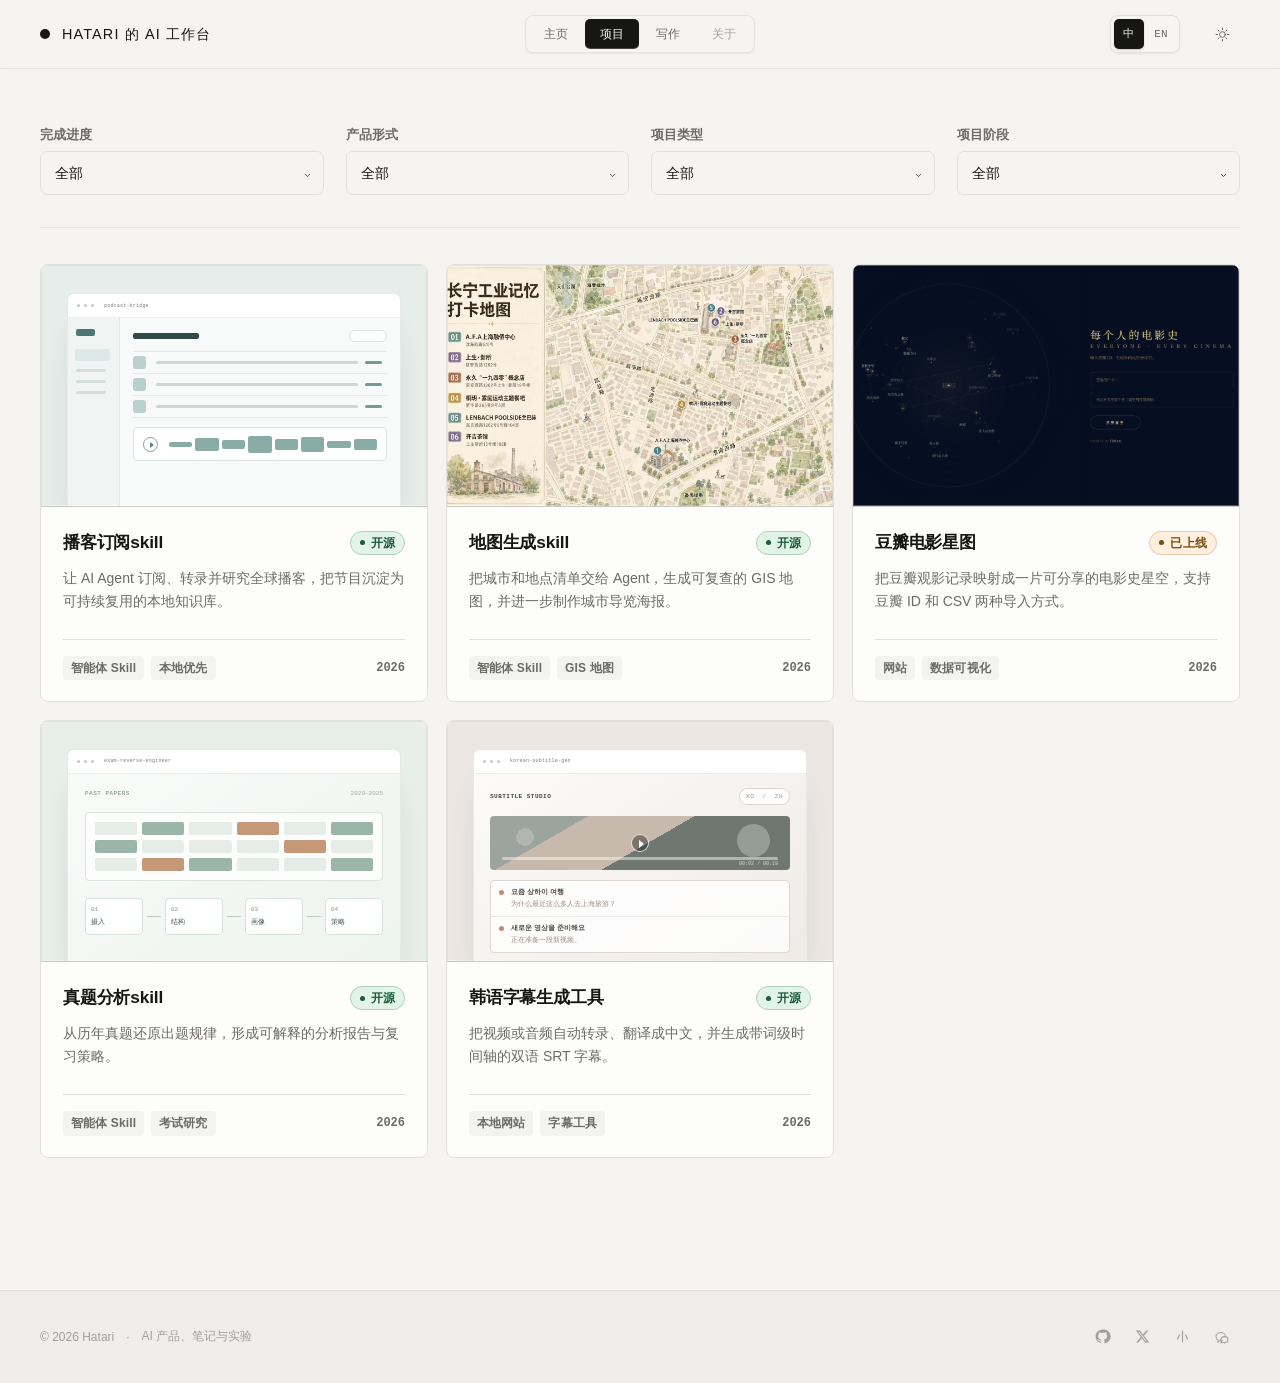
<file: projects/index.html>
<!doctype html>
<html lang="zh-CN">
<head>
<meta charset="utf-8">
<meta name="viewport" content="width=device-width, initial-scale=1">
<meta name="description" content="Hatari 正在构建的 AI 产品与实验。">
<title data-i18n-zh="项目 — Hatari 的 AI 工作台" data-i18n-en="Projects — Hatari's AI Workspace">项目 — Hatari 的 AI 工作台</title>
<link rel="stylesheet" href="../subpages.css?v=20260812-6">
<link rel="stylesheet" href="../shared/site.css">
<script src="../shared/site.js"></script>
</head>
<body>

<header class="hdr">
  <div class="hdr-in shell">
    <a class="mark" href="../index.html" aria-label="返回首页"><i></i><span data-i18n-zh="Hatari 的 AI 工作台" data-i18n-en="Hatari&rsquo;s AI Workspace">Hatari 的 AI 工作台</span></a>
    <div class="hdr-right">
      <nav class="hdr-nav" aria-label="主导航">
        <a href="../index.html" data-i18n-zh="主页" data-i18n-en="Home">主页</a>
        <a href="index.html" aria-current="page" data-i18n-zh="项目" data-i18n-en="Projects">项目</a>
        <a href="../writing/index.html" data-i18n-zh="写作" data-i18n-en="Writing">写作</a>
        <span aria-disabled="true" data-i18n-zh="关于" data-i18n-en="About">关于</span>
      </nav>
      <div class="lang-switch" role="group" aria-label="语言切换">
        <button type="button" data-lang-option="zh" aria-pressed="true">中</button>
        <button type="button" data-lang-option="en" aria-pressed="false">EN</button>
      </div>
      <button class="icon-btn" id="theme" aria-label="切换深色模式">
        <svg viewBox="0 0 24 24" width="17" height="17" fill="none" stroke="currentColor" stroke-width="1.4" stroke-linecap="round" stroke-linejoin="round"><circle cx="12" cy="12" r="4"/><path d="M12 3v2M12 19v2M3 12h2M19 12h2M5.8 5.8l1.4 1.4M16.8 16.8l1.4 1.4M18.2 5.8l-1.4 1.4M7.2 16.8l-1.4 1.4"/></svg>
      </button>
    </div>
  </div>
</header>

<main>
  <div class="page-shell">
    <section class="projects-head" aria-label="项目筛选" data-i18n-aria-zh="项目筛选" data-i18n-aria-en="Project filters">
      <h1 class="project-page-title" data-i18n-zh="项目作品" data-i18n-en="Projects">项目作品</h1>
      <div class="project-filter-panel" role="group" aria-label="筛选条件" data-i18n-aria-zh="筛选条件" data-i18n-aria-en="Filter options">
        <div class="project-filter-field">
          <label class="project-filter-label" for="project-filter-progress" data-i18n-zh="完成进度" data-i18n-en="Progress">完成进度</label>
          <div class="project-filter-select-wrap">
            <select class="project-filter-select" id="project-filter-progress" data-project-filter-select data-filter-group="progress" data-i18n-aria-zh="完成进度" data-i18n-aria-en="Progress">
              <option value="all" data-i18n-zh="全部" data-i18n-en="All">全部</option>
              <option value="complete" data-i18n-zh="已完成" data-i18n-en="Complete">已完成</option>
              <option value="incomplete" data-i18n-zh="未完成" data-i18n-en="In progress">未完成</option>
            </select>
            <span class="project-filter-select-arrow" aria-hidden="true">⌄</span>
          </div>
        </div>

        <div class="project-filter-field">
          <label class="project-filter-label" for="project-filter-form" data-i18n-zh="产品形式" data-i18n-en="Format">产品形式</label>
          <div class="project-filter-select-wrap">
            <select class="project-filter-select" id="project-filter-form" data-project-filter-select data-filter-group="form" data-i18n-aria-zh="产品形式" data-i18n-aria-en="Format">
              <option value="all" data-i18n-zh="全部" data-i18n-en="All">全部</option>
              <option value="miniapp" data-i18n-zh="小程序" data-i18n-en="Mini app">小程序</option>
              <option value="web" data-i18n-zh="网站" data-i18n-en="Website">网站</option>
              <option value="skill" data-i18n-zh="Skill" data-i18n-en="Skill">Skill</option>
            </select>
            <span class="project-filter-select-arrow" aria-hidden="true">⌄</span>
          </div>
        </div>

        <div class="project-filter-field">
          <label class="project-filter-label" for="project-filter-type" data-i18n-zh="项目类型" data-i18n-en="Type">项目类型</label>
          <div class="project-filter-select-wrap">
            <select class="project-filter-select" id="project-filter-type" data-project-filter-select data-filter-group="type" data-i18n-aria-zh="项目类型" data-i18n-aria-en="Type">
              <option value="all" data-i18n-zh="全部" data-i18n-en="All">全部</option>
              <option value="productivity" data-i18n-zh="工具提效" data-i18n-en="Productivity">工具提效</option>
              <option value="research" data-i18n-zh="研究探索" data-i18n-en="Research">研究探索</option>
              <option value="playful" data-i18n-zh="娱乐趣味" data-i18n-en="Playful">娱乐趣味</option>
            </select>
            <span class="project-filter-select-arrow" aria-hidden="true">⌄</span>
          </div>
        </div>

        <div class="project-filter-field">
          <label class="project-filter-label" for="project-filter-stage" data-i18n-zh="项目阶段" data-i18n-en="Stage">项目阶段</label>
          <div class="project-filter-select-wrap">
            <select class="project-filter-select" id="project-filter-stage" data-project-filter-select data-filter-group="stage" data-i18n-aria-zh="项目阶段" data-i18n-aria-en="Stage">
              <option value="all" data-i18n-zh="全部" data-i18n-en="All">全部</option>
              <option value="research" data-i18n-zh="研究中" data-i18n-en="Research">研究中</option>
              <option value="building" data-i18n-zh="构建中" data-i18n-en="Building">构建中</option>
              <option value="beta" data-i18n-zh="内测中" data-i18n-en="Beta">内测中</option>
              <option value="published" data-i18n-zh="已发布" data-i18n-en="Published">已发布</option>
            </select>
            <span class="project-filter-select-arrow" aria-hidden="true">⌄</span>
          </div>
        </div>
      </div>
    </section>

    <section class="projects-grid" aria-label="项目列表" data-i18n-aria-zh="项目列表" data-i18n-aria-en="Project list">
      <!-- Projects in different stages, including shipped open-source work. -->
      <a class="project-card" id="podcast-bridge" href="podcast-bridge/index.html" aria-label="查看 podcast-bridge 项目详情" data-progress="complete" data-form="skill" data-type="research" data-stage="published">
        <div class="project-shot shot-podcast" role="img" aria-label="podcast-bridge 本地播客知识库概念预览">
          <div class="shot-window">
            <div class="mock-topbar"><i></i><i></i><i></i><b>podcast-bridge</b></div>
            <div class="podcast-mock">
              <aside class="podcast-mock-nav">
                <span class="podcast-mock-mark"></span><i class="is-active"></i><i></i><i></i><i></i>
              </aside>
              <div class="podcast-mock-main">
                <div class="podcast-mock-head"><b></b><i></i></div>
                <div class="podcast-mock-list">
                  <span><i></i><b></b><em></em></span>
                  <span><i></i><b></b><em></em></span>
                  <span><i></i><b></b><em></em></span>
                </div>
                <div class="podcast-mock-player"><b></b><span><i></i><i></i><i></i><i></i><i></i><i></i><i></i><i></i></span></div>
              </div>
            </div>
          </div>
        </div>
        <div class="project-body">
          <div class="project-top"><h2 data-i18n-zh="播客订阅skill" data-i18n-en="podcast-bridge">播客订阅skill</h2><span class="project-status" data-status="open-source" data-i18n-zh="开源" data-i18n-en="Open source">开源</span></div>
          <p data-i18n-zh="让 AI Agent 订阅、转录并研究全球播客，把节目沉淀为可持续复用的本地知识库。" data-i18n-en="Let an AI agent subscribe to, transcribe, and research global podcasts, then preserve the episodes as reusable local knowledge.">让 AI Agent 订阅、转录并研究全球播客，把节目沉淀为可持续复用的本地知识库。</p>
          <div class="project-meta"><ul class="project-tags"><li data-i18n-zh="智能体 Skill" data-i18n-en="Agent Skill">智能体 Skill</li><li data-i18n-zh="本地优先" data-i18n-en="Local-first">本地优先</li></ul><span class="project-year">2026</span></div>
        </div>
      </a>

      <a class="project-card" id="map-creator" href="map-creator/index.html" aria-label="查看 Map Creator 项目详情" data-progress="complete" data-form="skill" data-type="research" data-stage="published">
        <div class="project-shot shot-map" role="img" aria-label="Map Creator 城市打卡地图真实生成效果">
          <img class="project-real-image" src="map-creator/changning-industrial-memory-map.jpg" alt="Map Creator 生成的长宁工业记忆打卡地图" loading="lazy">
        </div>
        <div class="project-body">
          <div class="project-top"><h2 data-i18n-zh="地图生成skill" data-i18n-en="Map Creator">地图生成skill</h2><span class="project-status" data-status="open-source" data-i18n-zh="开源" data-i18n-en="Open source">开源</span></div>
          <p data-i18n-zh="把城市和地点清单交给 Agent，生成可复查的 GIS 地图，并进一步制作城市导览海报。" data-i18n-en="Turn cities and place lists into reviewable GIS maps, then optionally shape them into city guide posters.">把城市和地点清单交给 Agent，生成可复查的 GIS 地图，并进一步制作城市导览海报。</p>
          <div class="project-meta"><ul class="project-tags"><li data-i18n-zh="智能体 Skill" data-i18n-en="Agent Skill">智能体 Skill</li><li data-i18n-zh="GIS 地图" data-i18n-en="GIS Maps">GIS 地图</li></ul><span class="project-year">2026</span></div>
        </div>
      </a>

      <a class="project-card" id="cinema-stars-maps" href="cinema-stars-maps/index.html" aria-label="查看 Cinema Stars Maps 项目详情" data-progress="complete" data-form="web" data-type="playful" data-stage="published">
        <div class="project-shot shot-cinema" role="img" aria-label="Cinema Stars Maps 电影史星空网站真实界面">
          <img class="project-real-image" src="cinema-stars-maps/cinema-stars-maps-site.png" alt="Cinema Stars Maps 每个人的电影史网站界面" loading="lazy">
        </div>
        <div class="project-body">
          <div class="project-top"><h2 data-i18n-zh="豆瓣电影星图" data-i18n-en="Cinema Stars Maps">豆瓣电影星图</h2><span class="project-status" data-status="live" data-i18n-zh="已上线" data-i18n-en="Live">已上线</span></div>
          <p data-i18n-zh="把豆瓣观影记录映射成一片可分享的电影史星空，支持豆瓣 ID 和 CSV 两种导入方式。" data-i18n-en="Turn a film diary into a shareable cinema star map, with Douban ID and CSV import as two entry points.">把豆瓣观影记录映射成一片可分享的电影史星空，支持豆瓣 ID 和 CSV 两种导入方式。</p>
          <div class="project-meta"><ul class="project-tags"><li data-i18n-zh="网站" data-i18n-en="Website">网站</li><li data-i18n-zh="数据可视化" data-i18n-en="Data visualization">数据可视化</li></ul><span class="project-year">2026</span></div>
        </div>
      </a>

      <a class="project-card" id="exam-reverse-engineer" href="exam-reverse-engineer/index.html" aria-label="查看 Exam Reverse Engineer 项目详情" data-progress="complete" data-form="skill" data-type="research" data-stage="published">
        <div class="project-shot shot-exam" role="img" aria-label="Exam Reverse Engineer 历年真题分析流程">
          <div class="shot-window">
            <div class="mock-topbar"><i></i><i></i><i></i><b>exam-reverse-engineer</b></div>
            <div class="exam-mock">
              <div class="exam-mock-head"><span>PAST PAPERS</span><b>2020—2025</b></div>
              <div class="exam-mock-matrix" aria-hidden="true">
                <i></i><i class="is-on"></i><i></i><i class="is-hot"></i><i></i><i class="is-on"></i>
                <i class="is-on"></i><i></i><i></i><i></i><i class="is-hot"></i><i></i>
                <i></i><i class="is-hot"></i><i class="is-on"></i><i></i><i></i><i class="is-on"></i>
              </div>
              <div class="exam-mock-flow">
                <span><b>01</b><em>摄入</em></span><i></i><span><b>02</b><em>结构</em></span><i></i><span><b>03</b><em>画像</em></span><i></i><span><b>04</b><em>策略</em></span>
              </div>
            </div>
          </div>
        </div>
        <div class="project-body">
          <div class="project-top"><h2 data-i18n-zh="真题分析skill" data-i18n-en="Exam Reverse Engineer">真题分析skill</h2><span class="project-status" data-status="open-source" data-i18n-zh="开源" data-i18n-en="Open source">开源</span></div>
          <p data-i18n-zh="从历年真题还原出题规律，形成可解释的分析报告与复习策略。" data-i18n-en="Recover exam patterns from past papers and turn them into explainable reports and study strategy.">从历年真题还原出题规律，形成可解释的分析报告与复习策略。</p>
          <div class="project-meta"><ul class="project-tags"><li data-i18n-zh="智能体 Skill" data-i18n-en="Agent Skill">智能体 Skill</li><li data-i18n-zh="考试研究" data-i18n-en="Exam research">考试研究</li></ul><span class="project-year">2026</span></div>
        </div>
      </a>

      <a class="project-card" id="korean-subtitle-gen" href="korean-subtitle-gen/index.html" aria-label="查看韩语字幕生成工具项目详情" data-progress="complete" data-form="web" data-type="productivity" data-stage="published">
        <div class="project-shot shot-subtitle" role="img" aria-label="韩语字幕生成工具的双语字幕工作台预览">
          <div class="shot-window">
            <div class="mock-topbar"><i></i><i></i><i></i><b>korean-subtitle-gen</b></div>
            <div class="subtitle-mock">
              <div class="subtitle-mock-toolbar"><b>SUBTITLE STUDIO</b><span>KO&nbsp; / &nbsp;ZH</span></div>
              <div class="subtitle-mock-video"><i class="subtitle-mock-play"></i><span></span><b>00:02 / 00:18</b></div>
              <div class="subtitle-mock-lines">
                <span><i></i><b>요즘 상하이 여행</b><em>为什么最近这么多人去上海旅游？</em></span>
                <span><i></i><b>새로운 영상을 준비해요</b><em>正在准备一段新视频。</em></span>
              </div>
              <div class="subtitle-mock-timeline"><i></i><i></i><i></i><i></i><i></i><i></i><i></i><i></i></div>
            </div>
          </div>
        </div>
        <div class="project-body">
          <div class="project-top"><h2 data-i18n-zh="韩语字幕生成工具" data-i18n-en="Korean Subtitle Gen">韩语字幕生成工具</h2><span class="project-status" data-status="open-source" data-i18n-zh="开源" data-i18n-en="Open source">开源</span></div>
          <p data-i18n-zh="把视频或音频自动转录、翻译成中文，并生成带词级时间轴的双语 SRT 字幕。" data-i18n-en="Transcribe and translate video or audio into bilingual SRT subtitles with word-level timing.">把视频或音频自动转录、翻译成中文，并生成带词级时间轴的双语 SRT 字幕。</p>
          <div class="project-meta"><ul class="project-tags"><li data-i18n-zh="本地网站" data-i18n-en="Local web app">本地网站</li><li data-i18n-zh="字幕工具" data-i18n-en="Subtitle tool">字幕工具</li></ul><span class="project-year">2026</span></div>
        </div>
      </a>

      <div class="project-empty" id="project-empty" hidden>
        <p data-i18n-zh="没有符合这些条件的项目。" data-i18n-en="No projects match these filters.">没有符合这些条件的项目。</p>
      </div>
    </section>
  </div>
</main>

<script>
(function(){
  "use strict";

  var cards = Array.prototype.slice.call(document.querySelectorAll(".project-card"));
  var selects = Array.prototype.slice.call(document.querySelectorAll("[data-project-filter-select]"));
  var summary = document.getElementById("project-filter-summary");
  var empty = document.getElementById("project-empty");
  var active = {progress:"all",form:"all",type:"all",stage:"all"};

  function currentLanguage(){
    return document.documentElement.getAttribute("data-lang") === "en" ? "en" : "zh";
  }

  function matches(card){
    var groups = ["progress","form","type","stage"];
    for (var i=0;i<groups.length;i++){
      var group = groups[i];
      if (active[group] === "all") continue;
      var values = (card.getAttribute("data-"+group) || "").split(/\s+/);
      if (values.indexOf(active[group]) === -1) return false;
    }
    return true;
  }

  function render(){
    var visible = 0;
    for (var s=0;s<selects.length;s++){
      var field = selects[s].closest(".project-filter-field");
      if (field) field.classList.toggle("is-active",selects[s].value !== "all");
    }
    for (var i=0;i<cards.length;i++){
      var show = matches(cards[i]);
      cards[i].hidden = !show;
      cards[i].setAttribute("aria-hidden",String(!show));
      if (show) visible++;
    }
    if (summary) summary.textContent = currentLanguage() === "en" ? visible+" "+(visible === 1 ? "project" : "projects") : visible+" 个项目";
    if (empty) empty.hidden = visible !== 0;
  }

  for (var i=0;i<selects.length;i++){
    selects[i].addEventListener("change",function(){
      var group = this.getAttribute("data-filter-group");
      active[group] = this.value || "all";
      render();
    });
  }

  document.addEventListener("hatari:languagechange",render);
  render();
})();
</script>

<footer class="ftr">
  <div class="ftr-in shell">
    <p><span>&copy; 2026 Hatari</span><span aria-hidden="true">&middot;</span><span data-i18n-zh="AI 产品、笔记与实验" data-i18n-en="AI products, notes and experiments">AI 产品、笔记与实验</span></p>
    <ul class="socials">
      <li><a href="https://github.com/Hatari130" target="_blank" rel="noreferrer" aria-label="GitHub"><svg viewBox="0 0 24 24" width="17" height="17" fill="currentColor"><path d="M12 2.2a9.8 9.8 0 0 0-3.1 19.1c.5.1.7-.2.7-.5v-1.8c-2.7.6-3.3-1.3-3.3-1.3-.4-1.1-1.1-1.4-1.1-1.4-.9-.6.1-.6.1-.6 1 .1 1.5 1 1.5 1 .9 1.5 2.3 1.1 2.9.8.1-.6.4-1.1.7-1.4-2.2-.2-4.5-1.1-4.5-4.9 0-1.1.4-2 1-2.7-.1-.2-.4-1.2.1-2.6 0 0 .8-.3 2.7 1a9.3 9.3 0 0 1 4.9 0c1.9-1.3 2.7-1 2.7-1 .5 1.4.2 2.4.1 2.6.6.7 1 1.6 1 2.7 0 3.8-2.3 4.7-4.5 4.9.5.4.8 1.1.8 2.2v2.7c0 .3.2.6.8.5A9.8 9.8 0 0 0 12 2.2Z"/></svg></a></li>
      <li><button type="button" aria-label="X，链接待补充" title="X · Link coming soon"><svg viewBox="0 0 24 24" width="15" height="15" fill="currentColor"><path d="M18.2 2.5h3.3l-7.2 8.2 8.5 10.8h-6.7L11 14.8l-5.9 6.7H1.8l7.7-8.8L1.3 2.5h6.8l4.7 6.1Zm-1.1 17.1h1.8L7.1 4.3H5.2Z"/></svg></button></li>
      <li><button type="button" aria-label="小红书，链接待补充" title="小红书 · Link coming soon"><svg viewBox="0 0 24 24" width="17" height="17" fill="none" stroke="currentColor" stroke-width="1.7" stroke-linecap="round"><path d="M12 4.5v15M7.5 10 5 15.5M16.5 10l2.5 5.5"/></svg></button></li>
      <li><button type="button" aria-label="微信公众号，链接待补充" title="公众号 · Link coming soon"><svg viewBox="0 0 24 24" width="18" height="18" fill="none" stroke="currentColor" stroke-width="1.35"><path d="M13.3 15.9c-1.1.7-2.5 1.1-4 1.1l-2.7 1.6.6-2.4C5.2 15.1 4 13.4 4 11.5 4 8.5 6.8 6 10.3 6c3.4 0 6.2 2.3 6.3 5.2"/><path d="M20 15.5c0 2.2-2.1 4-4.7 4-.9 0-1.8-.2-2.5-.6l-2 .9.5-1.8c-.5-.7-.8-1.6-.8-2.5 0-2.2 2.1-4 4.7-4s4.8 1.8 4.8 4Z"/></svg></button></li>
    </ul>
  </div>
</footer>

<script>
(function(){
  var btn = document.getElementById("theme");
  var dark = false;
  var sun = '<svg viewBox="0 0 24 24" width="17" height="17" fill="none" stroke="currentColor" stroke-width="1.4" stroke-linecap="round" stroke-linejoin="round"><circle cx="12" cy="12" r="4"/><path d="M12 3v2M12 19v2M3 12h2M19 12h2M5.8 5.8l1.4 1.4M16.8 16.8l1.4 1.4M18.2 5.8l-1.4 1.4M7.2 16.8l-1.4 1.4"/></svg>';
  var moon = '<svg viewBox="0 0 24 24" width="17" height="17" fill="none" stroke="currentColor" stroke-width="1.4" stroke-linecap="round" stroke-linejoin="round"><path d="M20 14.4A8.4 8.4 0 0 1 9.6 4a8.4 8.4 0 1 0 10.4 10.4Z"/></svg>';
  btn.addEventListener("click",function(){
    dark = !dark;
    document.documentElement.classList.toggle("dark",dark);
    btn.innerHTML = dark ? moon : sun;
    btn.setAttribute("aria-label",dark ? "切换到浅色模式" : "切换到深色模式");
  });
})();
</script>
</body>
</html>
</file>
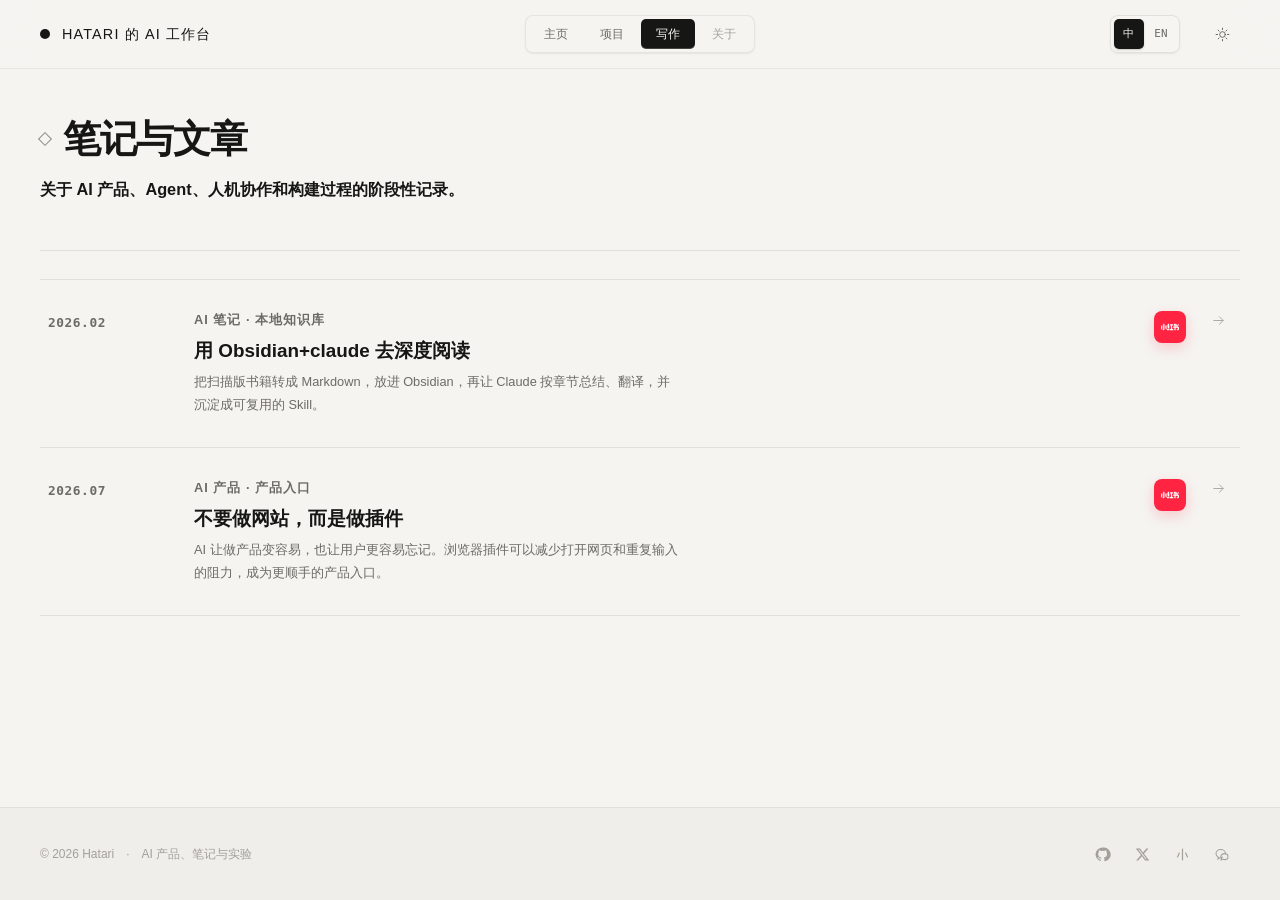
<file: writing/index.html>
<!doctype html>
<html lang="zh-CN">
<head>
<meta charset="utf-8">
<meta name="viewport" content="width=device-width, initial-scale=1">
<meta name="description" content="Hatari 关于 AI 产品、Agent 与人机协作的思考记录。">
<title data-i18n-zh="写作 — Hatari 的 AI 工作台" data-i18n-en="Writing — Hatari's AI Workspace">写作 — Hatari 的 AI 工作台</title>
<link rel="stylesheet" href="../subpages.css?v=20260812-6">
<link rel="stylesheet" href="../shared/site.css">
<script src="../shared/site.js"></script>
</head>
<body>

<header class="hdr">
  <div class="hdr-in shell">
    <a class="mark" href="../index.html" aria-label="返回首页"><i></i><span data-i18n-zh="Hatari 的 AI 工作台" data-i18n-en="Hatari&rsquo;s AI Workspace">Hatari 的 AI 工作台</span></a>
    <div class="hdr-right">
      <nav class="hdr-nav" aria-label="主导航">
        <a href="../index.html" data-i18n-zh="主页" data-i18n-en="Home">主页</a>
        <a href="../projects/index.html" data-i18n-zh="项目" data-i18n-en="Projects">项目</a>
        <a href="index.html" aria-current="page" data-i18n-zh="写作" data-i18n-en="Writing">写作</a>
        <span aria-disabled="true" data-i18n-zh="关于" data-i18n-en="About">关于</span>
      </nav>
      <div class="lang-switch" role="group" aria-label="语言切换">
        <button type="button" data-lang-option="zh" aria-pressed="true">中</button>
        <button type="button" data-lang-option="en" aria-pressed="false">EN</button>
      </div>
      <button class="icon-btn" id="theme" aria-label="切换深色模式">
        <svg viewBox="0 0 24 24" width="17" height="17" fill="none" stroke="currentColor" stroke-width="1.4" stroke-linecap="round" stroke-linejoin="round"><circle cx="12" cy="12" r="4"/><path d="M12 3v2M12 19v2M3 12h2M19 12h2M5.8 5.8l1.4 1.4M16.8 16.8l1.4 1.4M18.2 5.8l-1.4 1.4M7.2 16.8l-1.4 1.4"/></svg>
      </button>
    </div>
  </div>
</header>

<main>
  <div class="page-shell">
    <section class="page-intro thinking-intro" aria-labelledby="page-title">
      <h1 id="page-title" class="writing-page-title" data-i18n-zh="笔记与文章" data-i18n-en="Notes &amp; essays">笔记与文章</h1>
      <p class="writing-page-description" data-i18n-zh="关于 AI 产品、Agent、人机协作和构建过程的阶段性记录。" data-i18n-en="Ongoing notes on AI products, agents, human–AI collaboration, and the process of building.">关于 AI 产品、Agent、人机协作和构建过程的阶段性记录。</p>
    </section>

    <section class="thinking-list" aria-label="文章列表">
      <a class="thought-row" id="obsidian-deep-reading" href="https://www.xiaohongshu.com/explore/699af2b3000000001a02ad5e?xsec_token=ABwt7lE9aqBr6Lpmps0oKY3aw16f9nxZgu397ZdTRnRrI=&amp;xsec_source=pc_user" target="_blank" rel="noopener noreferrer" aria-label="在小红书阅读：用 Obsidian+claude 去深度阅读">
        <time class="thought-date" datetime="2026-02-22">2026.02</time>
        <span class="thought-copy">
          <span class="thought-kind" data-i18n-zh="AI 笔记 · 本地知识库" data-i18n-en="AI notes · Local knowledge">AI 笔记 · 本地知识库</span>
          <h2 data-i18n-zh="用 Obsidian+claude 去深度阅读" data-i18n-en="Deep reading with Obsidian + Claude">用 Obsidian+claude 去深度阅读</h2>
          <p data-i18n-zh="把扫描版书籍转成 Markdown，放进 Obsidian，再让 Claude 按章节总结、翻译，并沉淀成可复用的 Skill。" data-i18n-en="Turn scanned books into Markdown, use Claude to summarize and translate chapter by chapter in Obsidian, then distill the process into a reusable Skill.">把扫描版书籍转成 Markdown，放进 Obsidian，再让 Claude 按章节总结、翻译，并沉淀成可复用的 Skill。</p>
        </span>
        <span class="thought-source" aria-hidden="true"><svg width="18" height="18" viewBox="0 0 24 24"><path d="M22.405 9.879c.002.016.01.02.07.019h.725a.797.797 0 0 0 .78-.972.794.794 0 0 0-.884-.618.795.795 0 0 0-.692.794c0 .101-.002.666.001.777zm-11.509 4.808c-.203.001-1.353.004-1.685.003a2.528 2.528 0 0 1-.766-.126.025.025 0 0 0-.03.014L7.7 16.127a.025.025 0 0 0 .01.032c.111.06.336.124.495.124.66.01 1.32.002 1.981 0 .01 0 .02-.006.023-.015l.712-1.545a.025.025 0 0 0-.024-.036zM.477 9.91c-.071 0-.076.002-.076.01a.834.834 0 0 0-.01.08c-.027.397-.038.495-.234 3.06-.012.24-.034.389-.135.607-.026.057-.033.042.003.112.046.092.681 1.523.787 1.74.008.015.011.02.017.02.008 0 .033-.026.047-.044.147-.187.268-.391.371-.606.306-.635.44-1.325.486-1.706.014-.11.021-.22.03-.33l.204-2.616.022-.293c.003-.029 0-.033-.03-.034zm7.203 3.757a1.427 1.427 0 0 1-.135-.607c-.004-.084-.031-.39-.235-3.06a.443.443 0 0 0-.01-.082c-.004-.011-.052-.008-.076-.008h-1.48c-.03.001-.034.005-.03.034l.021.293c.076.982.153 1.964.233 2.946.05.4.186 1.085.487 1.706.103.215.223.419.37.606.015.018.037.051.048.049.02-.003.742-1.642.804-1.765.036-.07.03-.055.003-.112zm3.861-.913h-.872a.126.126 0 0 1-.116-.178l1.178-2.625a.025.025 0 0 0-.023-.035l-1.318-.003a.148.148 0 0 1-.135-.21l.876-1.954a.025.025 0 0 0-.023-.035h-1.56c-.01 0-.02.006-.024.015l-.926 2.068c-.085.169-.314.634-.399.938a.534.534 0 0 0-.02.191.46.46 0 0 0 .23.378.981.981 0 0 0 .46.119h.59c.041 0-.688 1.482-.834 1.972a.53.53 0 0 0-.023.172.465.465 0 0 0 .23.398c.15.092.342.12.475.12l1.66-.001c.01 0 .02-.006.023-.015l.575-1.28a.025.025 0 0 0-.024-.035zm-6.93-4.937H3.1a.032.032 0 0 0-.034.033c0 1.048-.01 2.795-.01 6.829 0 .288-.269.262-.28.262h-.74c-.04.001-.044.004-.04.047.001.037.465 1.064.555 1.263.01.02.03.033.051.033.157.003.767.009.938-.014.153-.02.3-.06.438-.132.3-.156.49-.419.595-.765.052-.172.075-.353.075-.533.002-2.33 0-4.66-.007-6.991a.032.032 0 0 0-.032-.032zm11.784 6.896c0-.014-.01-.021-.024-.022h-1.465c-.048-.001-.049-.002-.05-.049v-4.66c0-.072-.005-.07.07-.07h.863c.08 0 .075.004.075-.074V8.393c0-.082.006-.076-.08-.076h-3.5c-.064 0-.075-.006-.075.073v1.445c0 .083-.006.077.08.077h.854c.075 0 .07-.004.07.07v4.624c0 .095.008.084-.085.084-.37 0-1.11-.002-1.304 0-.048.001-.06.03-.06.03l-.697 1.519s-.014.025-.008.036c.006.01.013.008.058.008 1.748.003 3.495.002 5.243.002.03-.001.034-.006.035-.033v-1.539zm4.177-3.43c0 .013-.007.023-.02.024-.346.006-.692.004-1.037.004-.014-.002-.022-.01-.022-.024-.005-.434-.007-.869-.01-1.303 0-.072-.006-.071.07-.07l.733-.003c.041 0 .081.002.12.015.093.025.16.107.165.204.006.431.002 1.153.001 1.153zm2.67.244a1.953 1.953 0 0 0-.883-.222h-.18c-.04-.001-.04-.003-.042-.04V10.21c0-.132-.007-.263-.025-.394a1.823 1.823 0 0 0-.153-.53 1.533 1.533 0 0 0-.677-.71 2.167 2.167 0 0 0-1-.258c-.153-.003-.567 0-.72 0-.07 0-.068.004-.068-.065V7.76c0-.031-.01-.041-.046-.039H17.93s-.016 0-.023.007c-.006.006-.008.012-.008.023v.546c-.008.036-.057.015-.082.022h-.95c-.022.002-.028.008-.03.032v1.481c0 .09-.004.082.082.082h.913c.082 0 .072.128.072.128V11.19s.003.117-.06.117h-1.482c-.068 0-.06.082-.06.082v1.445s-.01.068.064.068h1.457c.082 0 .076-.006.076.079v3.225c0 .088-.007.081.082.081h1.43c.09 0 .082.007.082-.08v-3.27c0-.029.006-.035.033-.035l2.323-.003c.098 0 .191.02.28.061a.46.46 0 0 1 .274.407c.008.395.003.79.003 1.185 0 .259-.107.367-.33.367h-1.218c-.023.002-.029.008-.028.033.184.437.374.871.57 1.303a.045.045 0 0 0 .04.026c.17.005.34.002.51.003.15-.002.517.004.666-.01a2.03 2.03 0 0 0 .408-.075c.59-.18.975-.698.976-1.313v-1.981c0-.128-.01-.254-.034-.38 0 .078-.029-.641-.724-.998z"/></svg></span>
        <svg class="thought-arrow" viewBox="0 0 24 24" width="17" height="17" fill="none" stroke="currentColor" stroke-width="1.4" stroke-linecap="round" stroke-linejoin="round" aria-hidden="true"><path d="M4.5 12h15M13.5 6l6 6-6 6"/></svg>
      </a>

      <a class="thought-row" id="website-or-plugin" href="https://www.xiaohongshu.com/explore/6a5f9753000000001c00df93?xsec_token=ABADNzvNrSD4T3HsbfC4dAtWNXtt-dBxafWWQJiC8bDs4=&amp;xsec_source=pc_user" target="_blank" rel="noopener noreferrer" aria-label="在小红书阅读：不要做网站，而是做插件">
        <time class="thought-date" datetime="2026-07-21">2026.07</time>
        <span class="thought-copy">
          <span class="thought-kind" data-i18n-zh="AI 产品 · 产品入口" data-i18n-en="AI products · Product entry">AI 产品 · 产品入口</span>
          <h2 data-i18n-zh="不要做网站，而是做插件" data-i18n-en="Don’t build a website; build a plugin">不要做网站，而是做插件</h2>
          <p data-i18n-zh="AI 让做产品变容易，也让用户更容易忘记。浏览器插件可以减少打开网页和重复输入的阻力，成为更顺手的产品入口。" data-i18n-en="AI makes products easier to build, but easier to forget. A browser plugin can remove the friction of opening a site and become a more natural product entry point.">AI 让做产品变容易，也让用户更容易忘记。浏览器插件可以减少打开网页和重复输入的阻力，成为更顺手的产品入口。</p>
        </span>
        <span class="thought-source" aria-hidden="true"><svg width="18" height="18" viewBox="0 0 24 24"><path d="M22.405 9.879c.002.016.01.02.07.019h.725a.797.797 0 0 0 .78-.972.794.794 0 0 0-.884-.618.795.795 0 0 0-.692.794c0 .101-.002.666.001.777zm-11.509 4.808c-.203.001-1.353.004-1.685.003a2.528 2.528 0 0 1-.766-.126.025.025 0 0 0-.03.014L7.7 16.127a.025.025 0 0 0 .01.032c.111.06.336.124.495.124.66.01 1.32.002 1.981 0 .01 0 .02-.006.023-.015l.712-1.545a.025.025 0 0 0-.024-.036zM.477 9.91c-.071 0-.076.002-.076.01a.834.834 0 0 0-.01.08c-.027.397-.038.495-.234 3.06-.012.24-.034.389-.135.607-.026.057-.033.042.003.112.046.092.681 1.523.787 1.74.008.015.011.02.017.02.008 0 .033-.026.047-.044.147-.187.268-.391.371-.606.306-.635.44-1.325.486-1.706.014-.11.021-.22.03-.33l.204-2.616.022-.293c.003-.029 0-.033-.03-.034zm7.203 3.757a1.427 1.427 0 0 1-.135-.607c-.004-.084-.031-.39-.235-3.06a.443.443 0 0 0-.01-.082c-.004-.011-.052-.008-.076-.008h-1.48c-.03.001-.034.005-.03.034l.021.293c.076.982.153 1.964.233 2.946.05.4.186 1.085.487 1.706.103.215.223.419.37.606.015.018.037.051.048.049.02-.003.742-1.642.804-1.765.036-.07.03-.055.003-.112zm3.861-.913h-.872a.126.126 0 0 1-.116-.178l1.178-2.625a.025.025 0 0 0-.023-.035l-1.318-.003a.148.148 0 0 1-.135-.21l.876-1.954a.025.025 0 0 0-.023-.035h-1.56c-.01 0-.02.006-.024.015l-.926 2.068c-.085.169-.314.634-.399.938a.534.534 0 0 0-.02.191.46.46 0 0 0 .23.378.981.981 0 0 0 .46.119h.59c.041 0-.688 1.482-.834 1.972a.53.53 0 0 0-.023.172.465.465 0 0 0 .23.398c.15.092.342.12.475.12l1.66-.001c.01 0 .02-.006.023-.015l.575-1.28a.025.025 0 0 0-.024-.035zm-6.93-4.937H3.1a.032.032 0 0 0-.034.033c0 1.048-.01 2.795-.01 6.829 0 .288-.269.262-.28.262h-.74c-.04.001-.044.004-.04.047.001.037.465 1.064.555 1.263.01.02.03.033.051.033.157.003.767.009.938-.014.153-.02.3-.06.438-.132.3-.156.49-.419.595-.765.052-.172.075-.353.075-.533.002-2.33 0-4.66-.007-6.991a.032.032 0 0 0-.032-.032zm11.784 6.896c0-.014-.01-.021-.024-.022h-1.465c-.048-.001-.049-.002-.05-.049v-4.66c0-.072-.005-.07.07-.07h.863c.08 0 .075.004.075-.074V8.393c0-.082.006-.076-.08-.076h-3.5c-.064 0-.075-.006-.075.073v1.445c0 .083-.006.077.08.077h.854c.075 0 .07-.004.07.07v4.624c0 .095.008.084-.085.084-.37 0-1.11-.002-1.304 0-.048.001-.06.03-.06.03l-.697 1.519s-.014.025-.008.036c.006.01.013.008.058.008 1.748.003 3.495.002 5.243.002.03-.001.034-.006.035-.033v-1.539zm4.177-3.43c0 .013-.007.023-.02.024-.346.006-.692.004-1.037.004-.014-.002-.022-.01-.022-.024-.005-.434-.007-.869-.01-1.303 0-.072-.006-.071.07-.07l.733-.003c.041 0 .081.002.12.015.093.025.16.107.165.204.006.431.002 1.153.001 1.153zm2.67.244a1.953 1.953 0 0 0-.883-.222h-.18c-.04-.001-.04-.003-.042-.04V10.21c0-.132-.007-.263-.025-.394a1.823 1.823 0 0 0-.153-.53 1.533 1.533 0 0 0-.677-.71 2.167 2.167 0 0 0-1-.258c-.153-.003-.567 0-.72 0-.07 0-.068.004-.068-.065V7.76c0-.031-.01-.041-.046-.039H17.93s-.016 0-.023.007c-.006.006-.008.012-.008.023v.546c-.008.036-.057.015-.082.022h-.95c-.022.002-.028.008-.03.032v1.481c0 .09-.004.082.082.082h.913c.082 0 .072.128.072.128V11.19s.003.117-.06.117h-1.482c-.068 0-.06.082-.06.082v1.445s-.01.068.064.068h1.457c.082 0 .076-.006.076.079v3.225c0 .088-.007.081.082.081h1.43c.09 0 .082.007.082-.08v-3.27c0-.029.006-.035.033-.035l2.323-.003c.098 0 .191.02.28.061a.46.46 0 0 1 .274.407c.008.395.003.79.003 1.185 0 .259-.107.367-.33.367h-1.218c-.023.002-.029.008-.028.033.184.437.374.871.57 1.303a.045.045 0 0 0 .04.026c.17.005.34.002.51.003.15-.002.517.004.666-.01a2.03 2.03 0 0 0 .408-.075c.59-.18.975-.698.976-1.313v-1.981c0-.128-.01-.254-.034-.38 0 .078-.029-.641-.724-.998z"/></svg></span>
        <svg class="thought-arrow" viewBox="0 0 24 24" width="17" height="17" fill="none" stroke="currentColor" stroke-width="1.4" stroke-linecap="round" stroke-linejoin="round" aria-hidden="true"><path d="M4.5 12h15M13.5 6l6 6-6 6"/></svg>
      </a>
    </section>
  </div>
</main>

<footer class="ftr">
  <div class="ftr-in shell">
    <p><span>&copy; 2026 Hatari</span><span aria-hidden="true">&middot;</span><span data-i18n-zh="AI 产品、笔记与实验" data-i18n-en="AI products, notes and experiments">AI 产品、笔记与实验</span></p>
    <ul class="socials">
      <li><a href="https://github.com/Hatari130" target="_blank" rel="noreferrer" aria-label="GitHub"><svg viewBox="0 0 24 24" width="17" height="17" fill="currentColor"><path d="M12 2.2a9.8 9.8 0 0 0-3.1 19.1c.5.1.7-.2.7-.5v-1.8c-2.7.6-3.3-1.3-3.3-1.3-.4-1.1-1.1-1.4-1.1-1.4-.9-.6.1-.6.1-.6 1 .1 1.5 1 1.5 1 .9 1.5 2.3 1.1 2.9.8.1-.6.4-1.1.7-1.4-2.2-.2-4.5-1.1-4.5-4.9 0-1.1.4-2 1-2.7-.1-.2-.4-1.2.1-2.6 0 0 .8-.3 2.7 1a9.3 9.3 0 0 1 4.9 0c1.9-1.3 2.7-1 2.7-1 .5 1.4.2 2.4.1 2.6.6.7 1 1.6 1 2.7 0 3.8-2.3 4.7-4.5 4.9.5.4.8 1.1.8 2.2v2.7c0 .3.2.6.8.5A9.8 9.8 0 0 0 12 2.2Z"/></svg></a></li>
      <li><button type="button" aria-label="X，链接待补充" title="X · Link coming soon"><svg viewBox="0 0 24 24" width="15" height="15" fill="currentColor"><path d="M18.2 2.5h3.3l-7.2 8.2 8.5 10.8h-6.7L11 14.8l-5.9 6.7H1.8l7.7-8.8L1.3 2.5h6.8l4.7 6.1Zm-1.1 17.1h1.8L7.1 4.3H5.2Z"/></svg></button></li>
      <li><button type="button" aria-label="小红书，链接待补充" title="小红书 · Link coming soon"><svg viewBox="0 0 24 24" width="17" height="17" fill="none" stroke="currentColor" stroke-width="1.7" stroke-linecap="round"><path d="M12 4.5v15M7.5 10 5 15.5M16.5 10l2.5 5.5"/></svg></button></li>
      <li><button type="button" aria-label="微信公众号，链接待补充" title="公众号 · Link coming soon"><svg viewBox="0 0 24 24" width="18" height="18" fill="none" stroke="currentColor" stroke-width="1.35"><path d="M13.3 15.9c-1.1.7-2.5 1.1-4 1.1l-2.7 1.6.6-2.4C5.2 15.1 4 13.4 4 11.5 4 8.5 6.8 6 10.3 6c3.4 0 6.2 2.3 6.3 5.2"/><path d="M20 15.5c0 2.2-2.1 4-4.7 4-.9 0-1.8-.2-2.5-.6l-2 .9.5-1.8c-.5-.7-.8-1.6-.8-2.5 0-2.2 2.1-4 4.7-4s4.8 1.8 4.8 4Z"/></svg></button></li>
    </ul>
  </div>
</footer>

<script>
(function(){
  var btn = document.getElementById("theme");
  var dark = false;
  var sun = '<svg viewBox="0 0 24 24" width="17" height="17" fill="none" stroke="currentColor" stroke-width="1.4" stroke-linecap="round" stroke-linejoin="round"><circle cx="12" cy="12" r="4"/><path d="M12 3v2M12 19v2M3 12h2M19 12h2M5.8 5.8l1.4 1.4M16.8 16.8l1.4 1.4M18.2 5.8l-1.4 1.4M7.2 16.8l-1.4 1.4"/></svg>';
  var moon = '<svg viewBox="0 0 24 24" width="17" height="17" fill="none" stroke="currentColor" stroke-width="1.4" stroke-linecap="round" stroke-linejoin="round"><path d="M20 14.4A8.4 8.4 0 0 1 9.6 4a8.4 8.4 0 1 0 10.4 10.4Z"/></svg>';
  btn.addEventListener("click",function(){
    dark = !dark;
    document.documentElement.classList.toggle("dark",dark);
    btn.innerHTML = dark ? moon : sun;
    btn.setAttribute("aria-label",dark ? "切换到浅色模式" : "切换到深色模式");
  });
})();
</script>
</body>
</html>
</file>
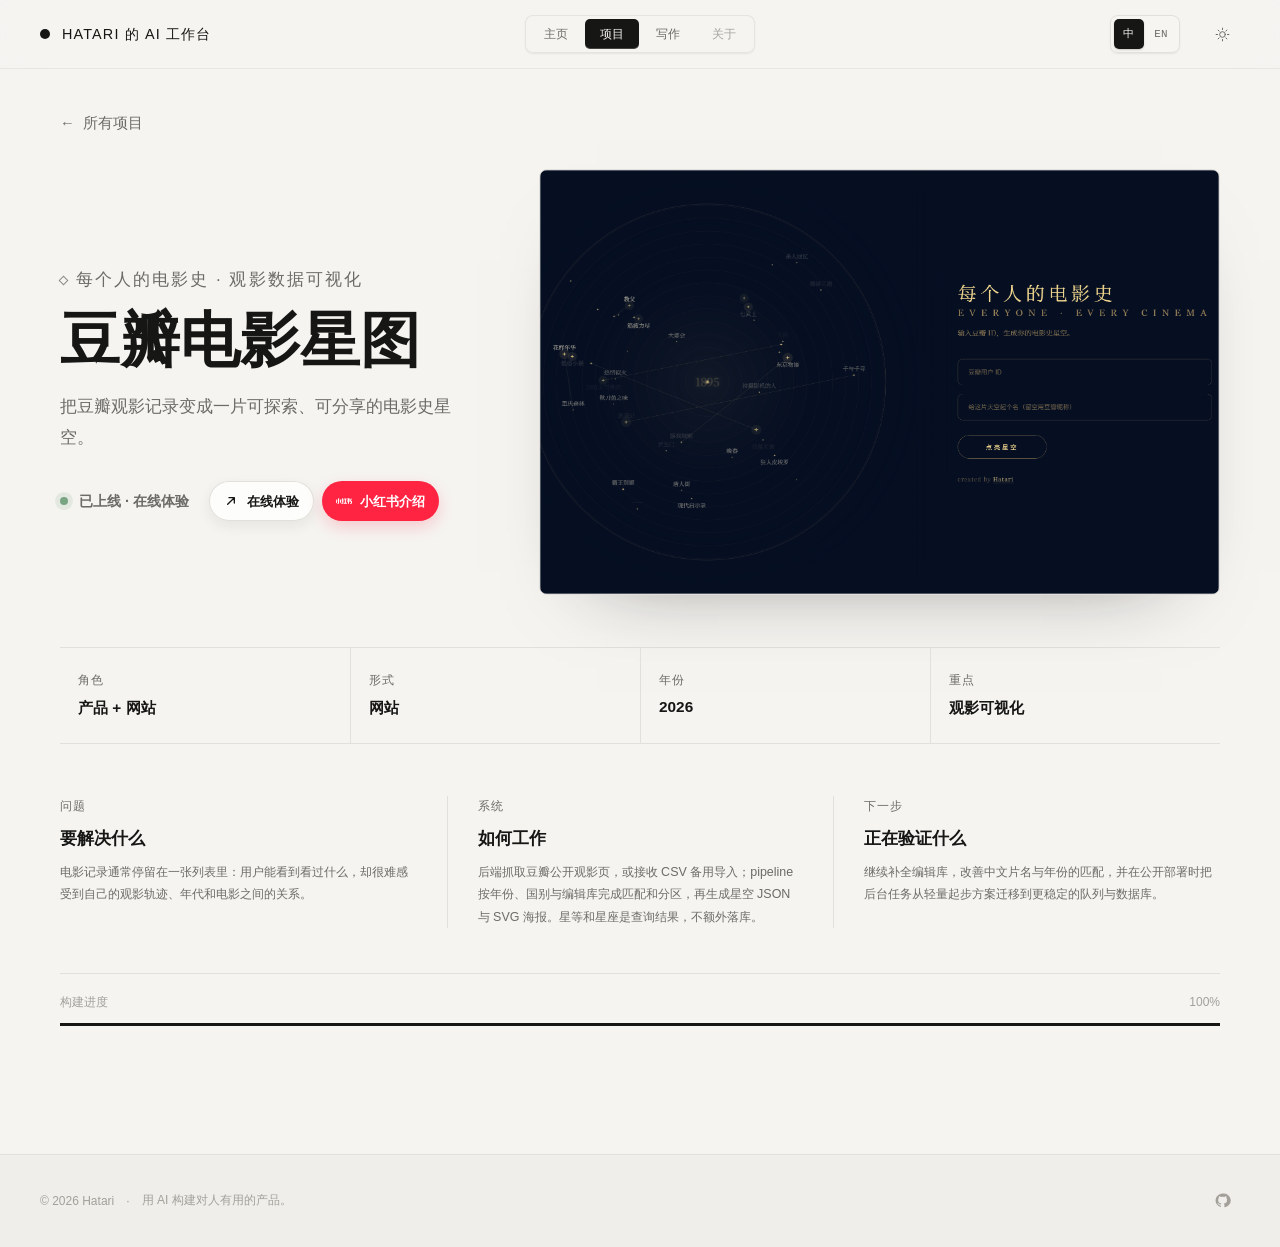
<file: projects/cinema-stars-maps/index.html>
<!doctype html>
<html lang="zh-CN">
<head>
<meta charset="utf-8">
<meta name="viewport" content="width=device-width, initial-scale=1">
<meta http-equiv="refresh" content="0;url=../project.html?project=cinema-stars-maps">
<title>Cinema Stars Maps — Hatari 的 AI 工作台</title>
</head>
<body>
  <p><a href="../project.html?project=cinema-stars-maps">打开 Cinema Stars Maps 项目详情</a></p>
  <script>window.location.replace("../project.html?project=cinema-stars-maps");</script>
</body>
</html>
</file>
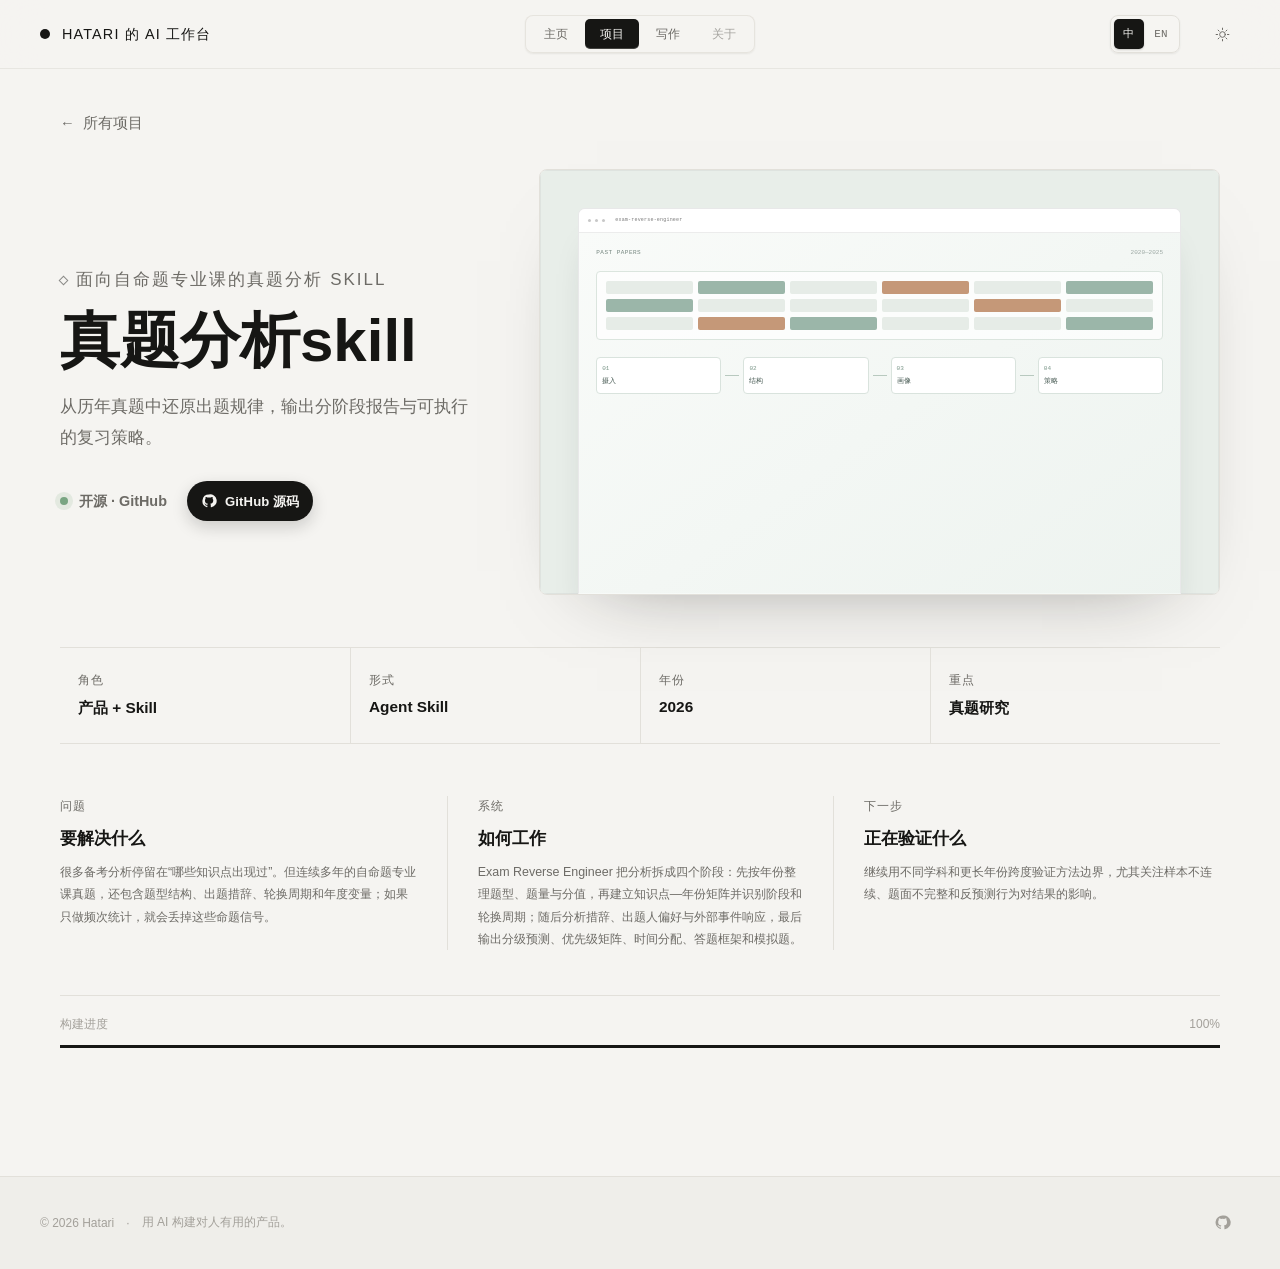
<file: projects/exam-reverse-engineer/index.html>
<!doctype html>
<html lang="zh-CN">
<head>
<meta charset="utf-8">
<meta name="viewport" content="width=device-width, initial-scale=1">
<meta http-equiv="refresh" content="0;url=../project.html?project=exam-reverse-engineer">
<title>Exam Reverse Engineer — Hatari 的 AI 工作台</title>
</head>
<body>
  <p><a href="../project.html?project=exam-reverse-engineer">打开 Exam Reverse Engineer 项目详情</a></p>
  <script>window.location.replace("../project.html?project=exam-reverse-engineer");</script>
</body>
</html>
</file>
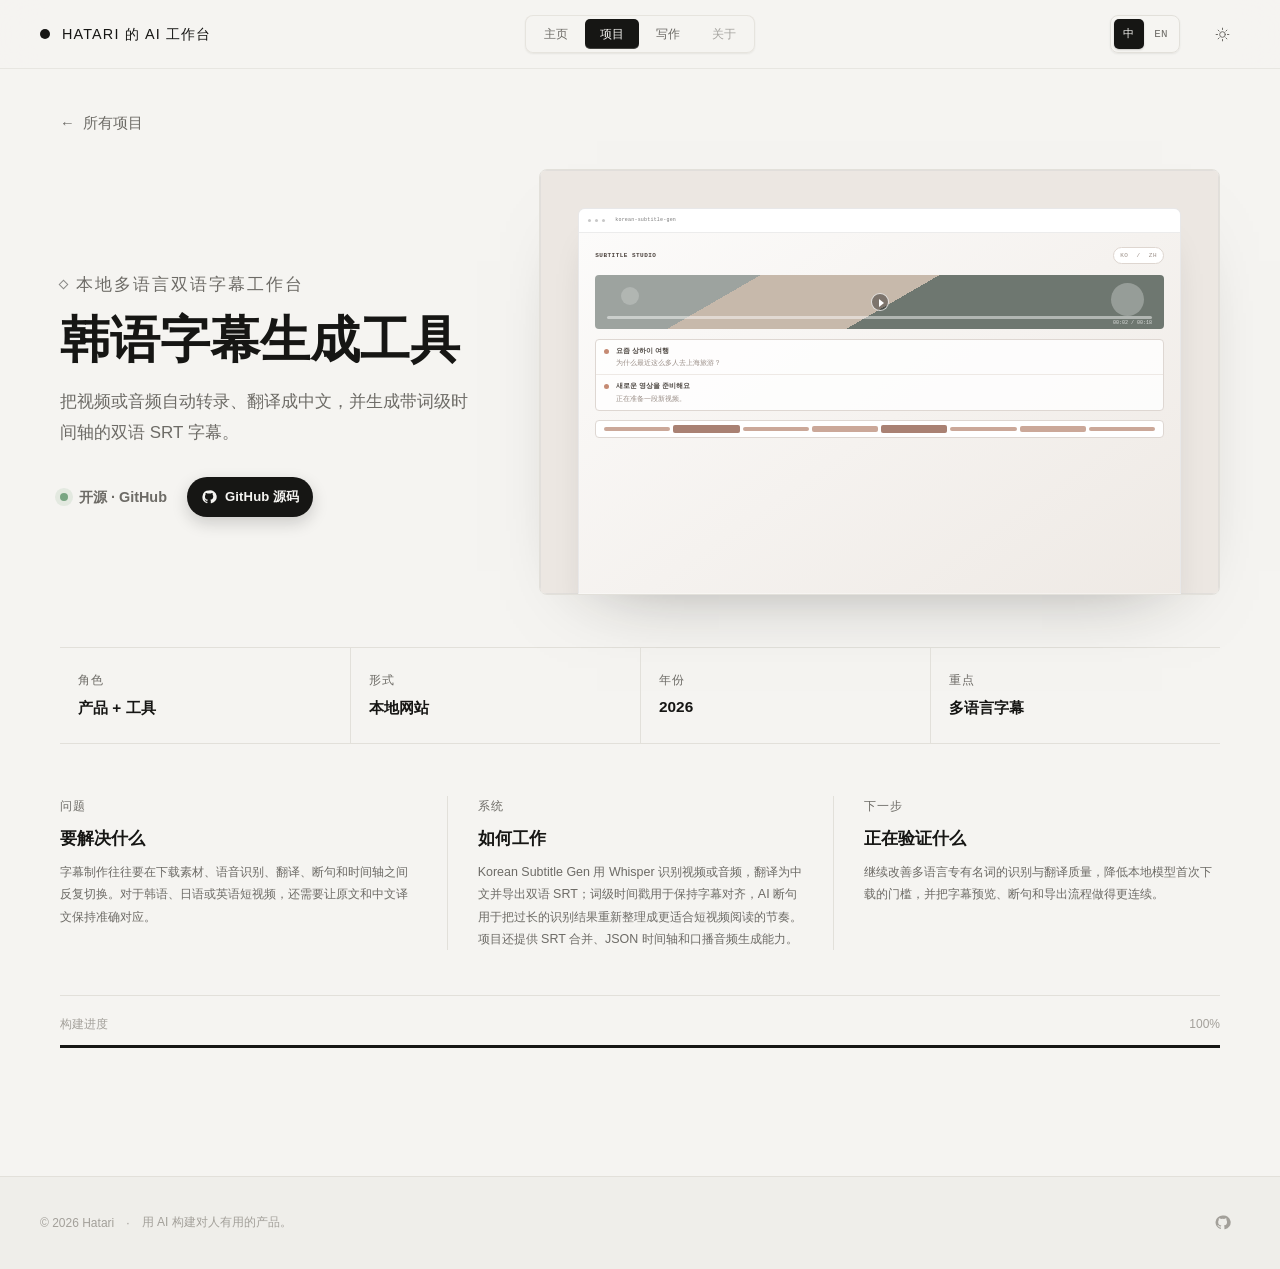
<file: projects/korean-subtitle-gen/index.html>
<!doctype html>
<html lang="zh-CN">
<head>
<meta charset="utf-8">
<meta name="viewport" content="width=device-width, initial-scale=1">
<meta http-equiv="refresh" content="0;url=../project.html?project=korean-subtitle-gen">
<title>Korean Subtitle Gen — Hatari 的 AI 工作台</title>
</head>
<body>
  <p><a href="../project.html?project=korean-subtitle-gen">打开韩语字幕生成工具项目详情</a></p>
  <script>window.location.replace("../project.html?project=korean-subtitle-gen");</script>
</body>
</html>
</file>
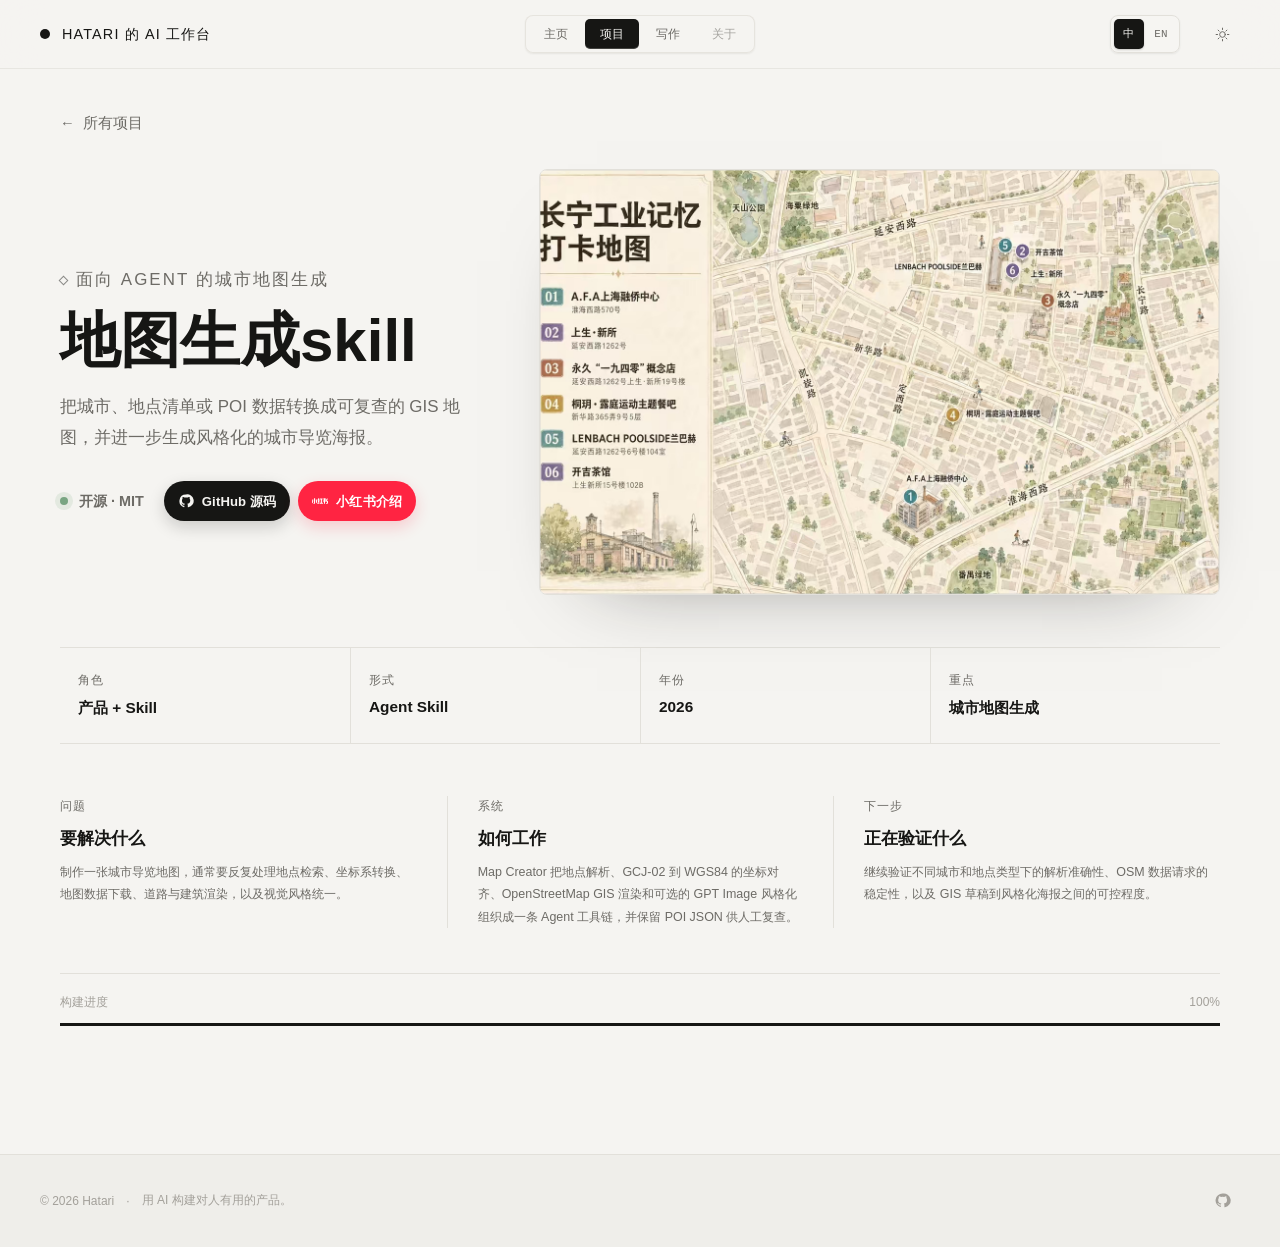
<file: projects/map-creator/index.html>
<!doctype html>
<html lang="zh-CN">
<head>
<meta charset="utf-8">
<meta name="viewport" content="width=device-width, initial-scale=1">
<meta http-equiv="refresh" content="0;url=../project.html?project=map-creator">
<title>Map Creator — Hatari 的 AI 工作台</title>
</head>
<body>
  <p><a href="../project.html?project=map-creator">打开 Map Creator 项目详情</a></p>
  <script>window.location.replace("../project.html?project=map-creator");</script>
</body>
</html>
</file>
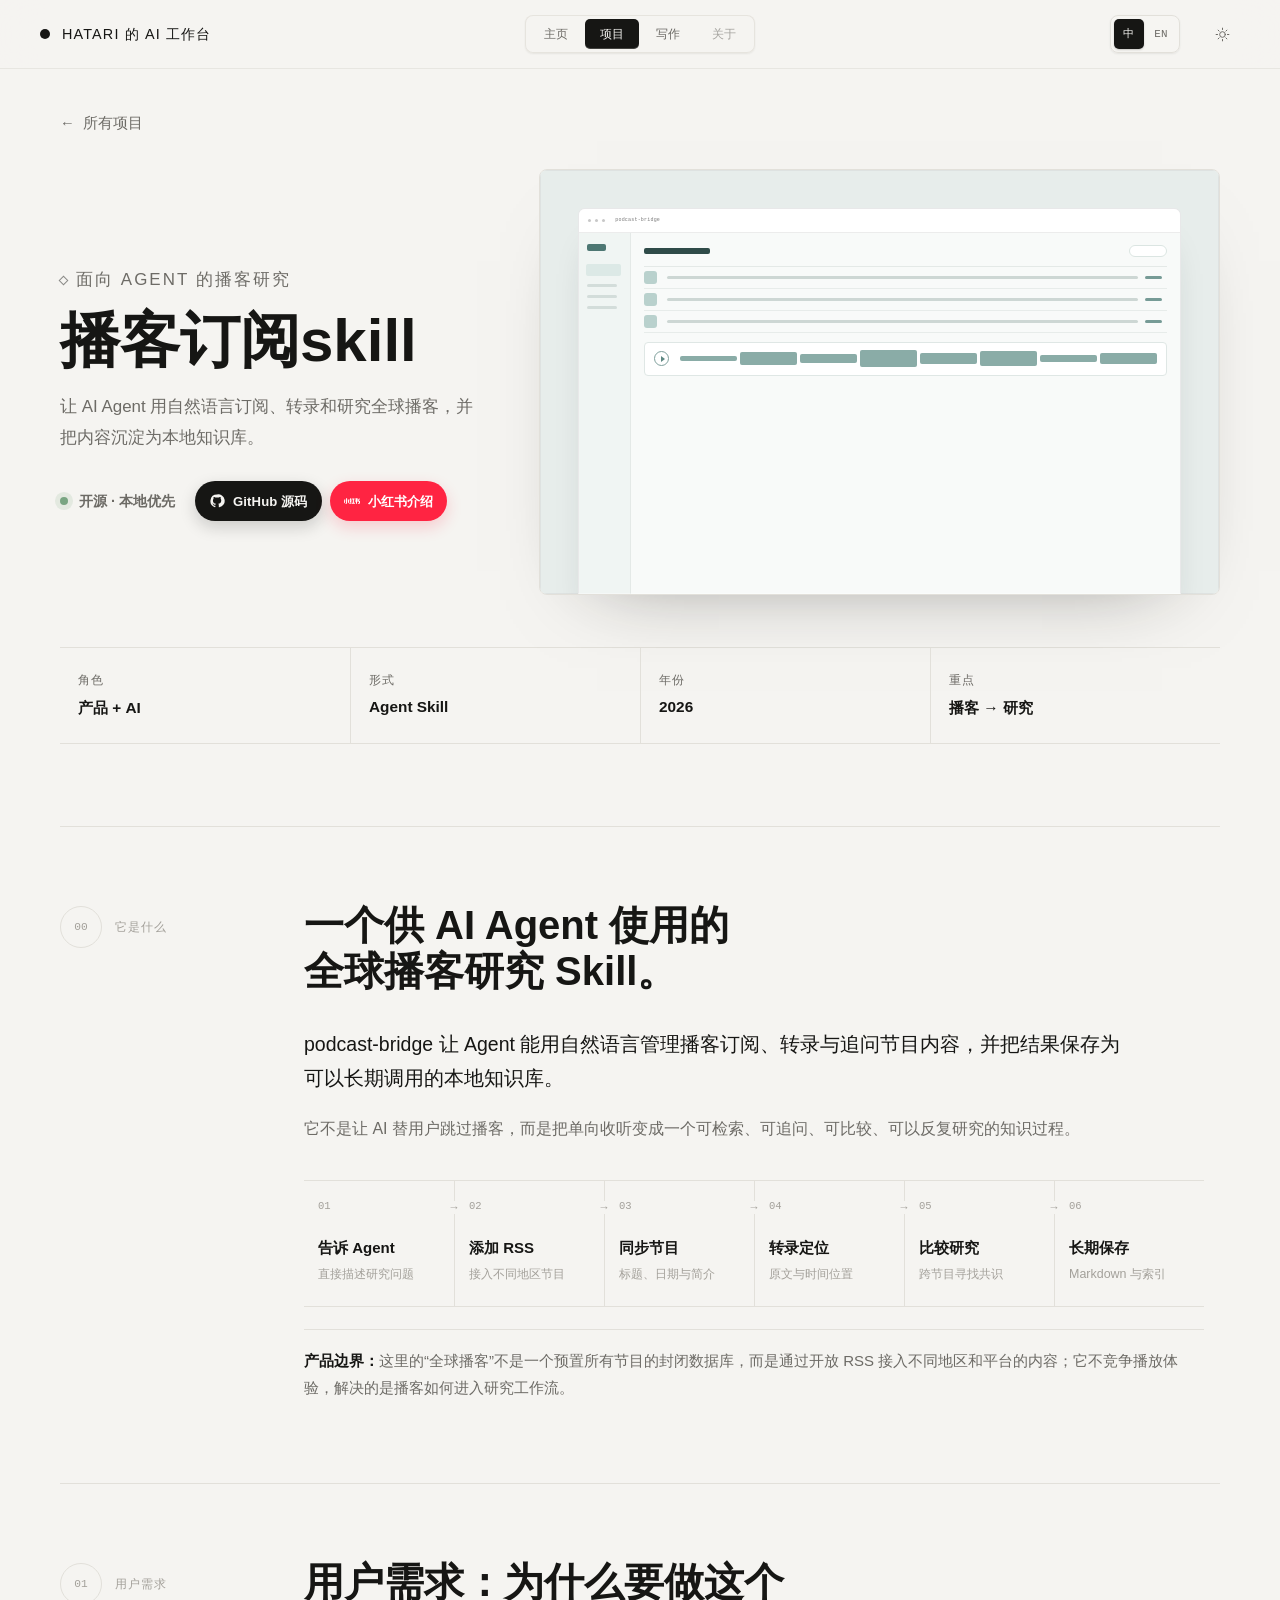
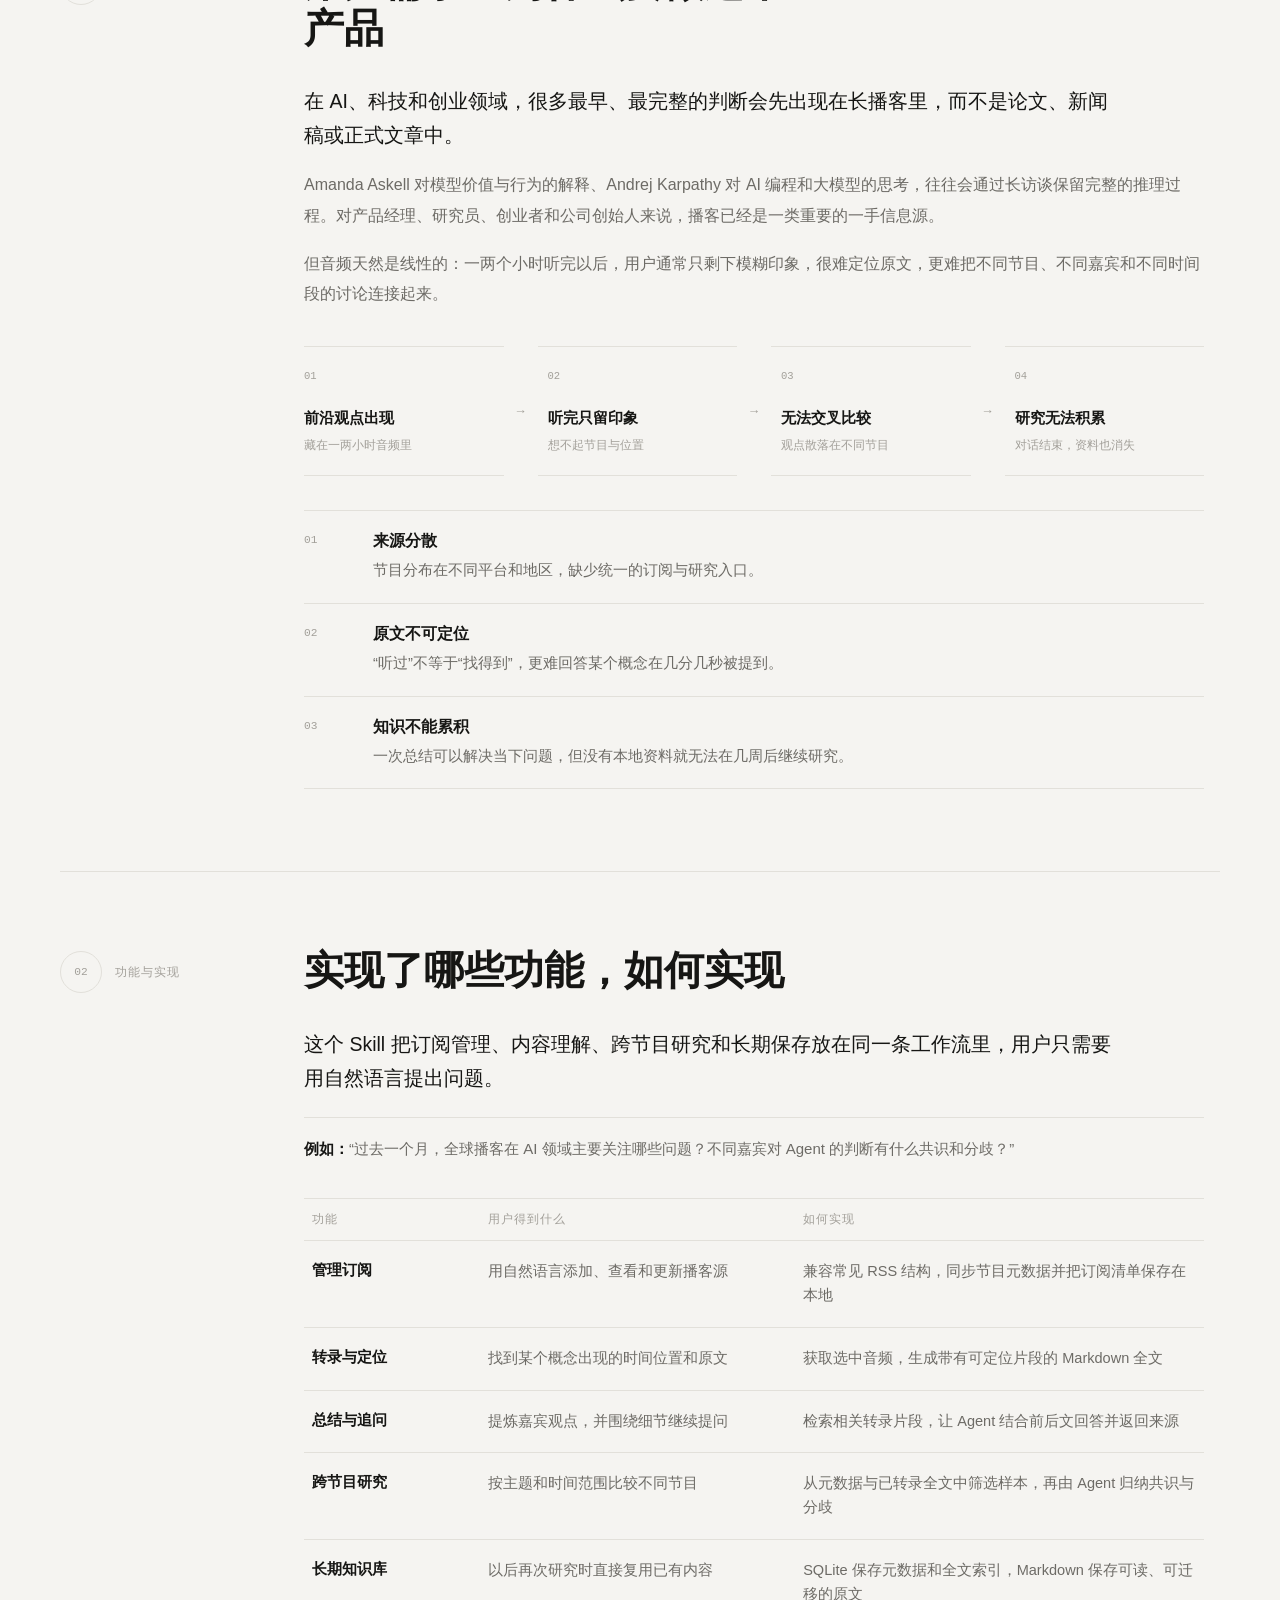
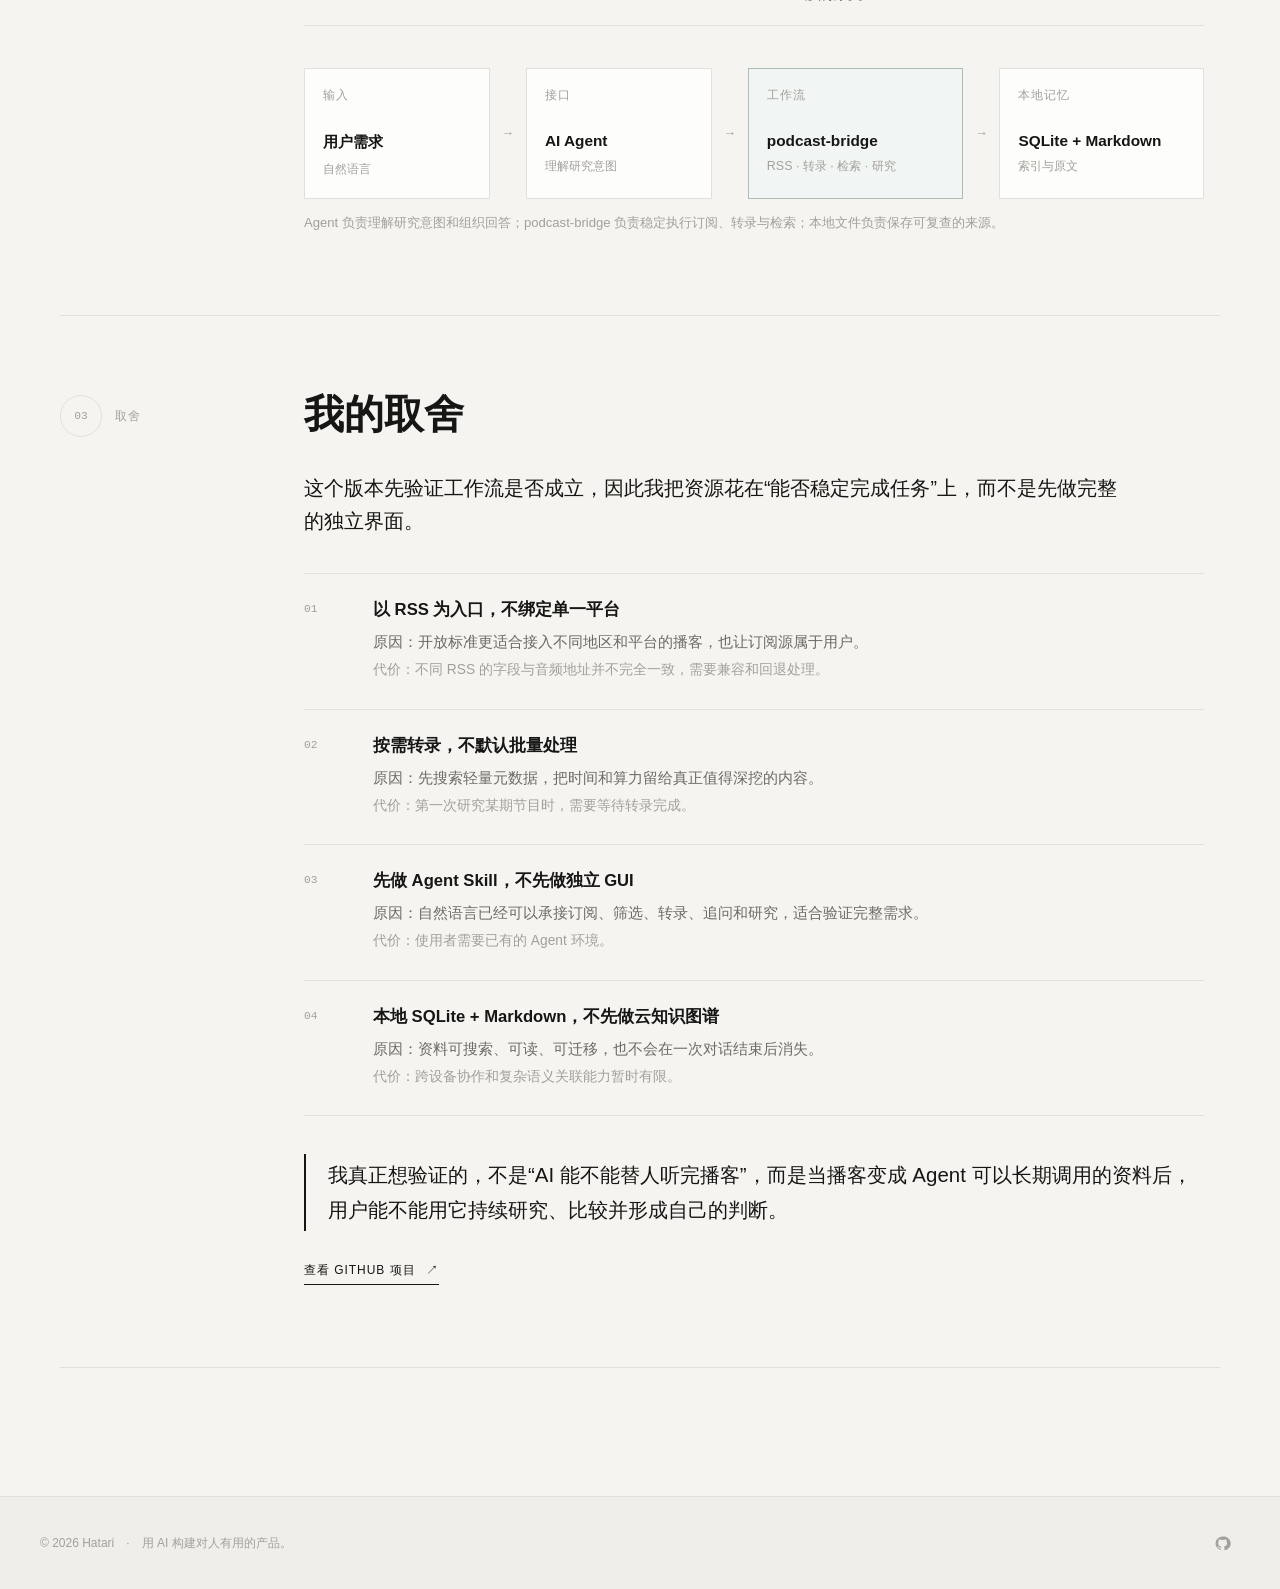
<file: projects/podcast-bridge/index.html>
<!doctype html>
<html lang="zh-CN">
<head>
<meta charset="utf-8">
<meta name="viewport" content="width=device-width, initial-scale=1">
<meta name="description" content="podcast-bridge：一个供 AI Agent 使用的全球播客研究 Skill。">
<title data-i18n-zh="播客订阅skill — Hatari 的 AI 工作台" data-i18n-en="podcast-bridge — Hatari's AI Workspace">播客订阅skill — Hatari 的 AI 工作台</title>
<link rel="stylesheet" href="../../subpages.css?v=20260812-6">
<link rel="stylesheet" href="podcast-bridge.css?v=20260812-3">
<link rel="stylesheet" href="../../shared/site.css">
<script src="../../shared/site.js"></script>
</head>
<body class="podcast-page">

<header class="hdr">
  <div class="hdr-in shell">
    <a class="mark" href="../../index.html" aria-label="返回首页"><i></i><span data-i18n-zh="Hatari 的 AI 工作台" data-i18n-en="Hatari&rsquo;s AI Workspace">Hatari 的 AI 工作台</span></a>
    <div class="hdr-right">
      <nav class="hdr-nav" aria-label="主导航">
        <a href="../../index.html" data-i18n-zh="主页" data-i18n-en="Home">主页</a>
        <a href="../index.html" aria-current="page" data-i18n-zh="项目" data-i18n-en="Projects">项目</a>
        <a href="../../writing/index.html" data-i18n-zh="写作" data-i18n-en="Writing">写作</a>
        <span aria-disabled="true" data-i18n-zh="关于" data-i18n-en="About">关于</span>
      </nav>
      <div class="lang-switch" role="group" aria-label="语言切换">
        <button type="button" data-lang-option="zh" aria-pressed="true">中</button>
        <button type="button" data-lang-option="en" aria-pressed="false">EN</button>
      </div>
      <button class="icon-btn" id="theme" aria-label="切换深色模式">
        <svg viewBox="0 0 24 24" width="17" height="17" fill="none" stroke="currentColor" stroke-width="1.4" stroke-linecap="round" stroke-linejoin="round"><circle cx="12" cy="12" r="4"/><path d="M12 3v2M12 19v2M3 12h2M19 12h2M5.8 5.8l1.4 1.4M16.8 16.8l1.4 1.4M18.2 5.8l-1.4 1.4M7.2 16.8l-1.4 1.4"/></svg>
      </button>
    </div>
  </div>
</header>

<main>
  <div class="detail-shell">
    <a class="detail-back" href="../index.html"><span aria-hidden="true">←</span> <span data-i18n-zh="所有项目" data-i18n-en="All projects">所有项目</span></a>

    <section class="detail-hero" aria-labelledby="project-title">
      <div class="detail-copy">
        <p class="eyebrow" data-i18n-zh="面向 Agent 的播客研究" data-i18n-en="Agent-native podcast research">面向 Agent 的播客研究</p>
        <h1 id="project-title" data-i18n-zh="播客订阅skill" data-i18n-en="podcast-bridge">播客订阅skill</h1>
        <p data-i18n-zh="让 AI Agent 用自然语言订阅、转录和研究全球播客，并把内容沉淀为本地知识库。" data-i18n-en="Let an AI agent subscribe to, transcribe, and research global podcasts in natural language, then preserve the material in a local knowledge base.">让 AI Agent 用自然语言订阅、转录和研究全球播客，并把内容沉淀为本地知识库。</p>
        <div class="detail-meta">
          <div class="detail-status"><i aria-hidden="true"></i><span data-i18n-zh="开源 · 本地优先" data-i18n-en="Open source · local-first">开源 · 本地优先</span></div>
          <nav class="detail-links" aria-label="项目外部链接" data-i18n-aria-zh="项目外部链接" data-i18n-aria-en="Project links">
            <a class="detail-link detail-link--github" href="https://github.com/Hatari130/podcast-bridge" target="_blank" rel="noopener noreferrer" aria-label="GitHub 源码（在新标签页打开）" data-i18n-aria-zh="GitHub 源码（在新标签页打开）" data-i18n-aria-en="GitHub repository (opens in a new tab)">
              <svg width="16" height="16" viewBox="0 0 24 24" aria-hidden="true"><path fill="currentColor" d="M12 2.2a9.8 9.8 0 0 0-3.1 19.1c.5.1.7-.2.7-.5v-1.8c-2.7.6-3.3-1.3-3.3-1.3-.4-1.1-1.1-1.4-1.1-1.4-.9-.6.1-.6.1-.6 1 .1 1.5 1 1.5 1 .9 1.5 2.3 1.1 2.9.8.1-.6.4-1.1.7-1.4-2.2-.2-4.5-1.1-4.5-4.9 0-1.1.4-2 1-2.7-.1-.2-.4-1.2.1-2.6 0 0 .8-.3 2.7 1a9.3 9.3 0 0 1 4.9 0c1.9-1.3 2.7-1 2.7-1 .5 1.4.2 2.4.1 2.6.6.7 1 1.6 1 2.7 0 3.8-2.3 4.7-4.5 4.9.5.4.8 1.1.8 2.2v2.7c0 .3.2.6.8.5A9.8 9.8 0 0 0 12 2.2Z"/></svg>
              <span data-i18n-zh="GitHub 源码" data-i18n-en="GitHub repository">GitHub 源码</span>
            </a>
            <a class="detail-link detail-link--xiaohongshu" href="https://www.xiaohongshu.com/discovery/item/6a316f8e000000000803d819?source=webshare&amp;xhsshare=pc_web&amp;xsec_token=ABQXsgj4XHVeHt9jYfsI-Ko80bb-k5i4moEMKufbfYoZA=&amp;xsec_source=pc_share" target="_blank" rel="noopener noreferrer" aria-label="小红书介绍（在新标签页打开）" data-i18n-aria-zh="小红书介绍（在新标签页打开）" data-i18n-aria-en="Xiaohongshu post (opens in a new tab)">
              <svg width="16" height="16" viewBox="0 0 24 24" aria-hidden="true"><path fill="currentColor" stroke="none" d="M22.405 9.879c.002.016.01.02.07.019h.725a.797.797 0 0 0 .78-.972.794.794 0 0 0-.884-.618.795.795 0 0 0-.692.794c0 .101-.002.666.001.777zm-11.509 4.808c-.203.001-1.353.004-1.685.003a2.528 2.528 0 0 1-.766-.126.025.025 0 0 0-.03.014L7.7 16.127a.025.025 0 0 0 .01.032c.111.06.336.124.495.124.66.01 1.32.002 1.981 0 .01 0 .02-.006.023-.015l.712-1.545a.025.025 0 0 0-.024-.036zM.477 9.91c-.071 0-.076.002-.076.01a.834.834 0 0 0-.01.08c-.027.397-.038.495-.234 3.06-.012.24-.034.389-.135.607-.026.057-.033.042.003.112.046.092.681 1.523.787 1.74.008.015.011.02.017.02.008 0 .033-.026.047-.044.147-.187.268-.391.371-.606.306-.635.44-1.325.486-1.706.014-.11.021-.22.03-.33l.204-2.616.022-.293c.003-.029 0-.033-.03-.034zm7.203 3.757a1.427 1.427 0 0 1-.135-.607c-.004-.084-.031-.39-.235-3.06a.443.443 0 0 0-.01-.082c-.004-.011-.052-.008-.076-.008h-1.48c-.03.001-.034.005-.03.034l.021.293c.076.982.153 1.964.233 2.946.05.4.186 1.085.487 1.706.103.215.223.419.37.606.015.018.037.051.048.049.02-.003.742-1.642.804-1.765.036-.07.03-.055.003-.112zm3.861-.913h-.872a.126.126 0 0 1-.116-.178l1.178-2.625a.025.025 0 0 0-.023-.035l-1.318-.003a.148.148 0 0 1-.135-.21l.876-1.954a.025.025 0 0 0-.023-.035h-1.56c-.01 0-.02.006-.024.015l-.926 2.068c-.085.169-.314.634-.399.938a.534.534 0 0 0-.02.191.46.46 0 0 0 .23.378.981.981 0 0 0 .46.119h.59c.041 0-.688 1.482-.834 1.972a.53.53 0 0 0-.023.172.465.465 0 0 0 .23.398c.15.092.342.12.475.12l1.66-.001c.01 0 .02-.006.023-.015l.575-1.28a.025.025 0 0 0-.024-.035zm-6.93-4.937H3.1a.032.032 0 0 0-.034.033c0 1.048-.01 2.795-.01 6.829 0 .288-.269.262-.28.262h-.74c-.04.001-.044.004-.04.047.001.037.465 1.064.555 1.263.01.02.03.033.051.033.157.003.767.009.938-.014.153-.02.3-.06.438-.132.3-.156.49-.419.595-.765.052-.172.075-.353.075-.533.002-2.33 0-4.66-.007-6.991a.032.032 0 0 0-.032-.032zm11.784 6.896c0-.014-.01-.021-.024-.022h-1.465c-.048-.001-.049-.002-.05-.049v-4.66c0-.072-.005-.07.07-.07h.863c.08 0 .075.004.075-.074V8.393c0-.082.006-.076-.08-.076h-3.5c-.064 0-.075-.006-.075.073v1.445c0 .083-.006.077.08.077h.854c.075 0 .07-.004.07.07v4.624c0 .095.008.084-.085.084-.37 0-1.11-.002-1.304 0-.048.001-.06.03-.06.03l-.697 1.519s-.014.025-.008.036c.006.01.013.008.058.008 1.748.003 3.495.002 5.243.002.03-.001.034-.006.035-.033v-1.539zm4.177-3.43c0 .013-.007.023-.02.024-.346.006-.692.004-1.037.004-.014-.002-.022-.01-.022-.024-.005-.434-.007-.869-.01-1.303 0-.072-.006-.071.07-.07l.733-.003c.041 0 .081.002.12.015.093.025.16.107.165.204.006.431.002 1.153.001 1.153zm2.67.244a1.953 1.953 0 0 0-.883-.222h-.18c-.04-.001-.04-.003-.042-.04V10.21c0-.132-.007-.263-.025-.394a1.823 1.823 0 0 0-.153-.53 1.533 1.533 0 0 0-.677-.71 2.167 2.167 0 0 0-1-.258c-.153-.003-.567 0-.72 0-.07 0-.068.004-.068-.065V7.76c0-.031-.01-.041-.046-.039H17.93s-.016 0-.023.007c-.006.006-.008.012-.008.023v.546c-.008.036-.057.015-.082.022h-.95c-.022.002-.028.008-.03.032v1.481c0 .09-.004.082.082.082h.913c.082 0 .072.128.072.128V11.19s.003.117-.06.117h-1.482c-.068 0-.06.082-.06.082v1.445s-.01.068.064.068h1.457c.082 0 .076-.006.076.079v3.225c0 .088-.007.081.082.081h1.43c.09 0 .082.007.082-.08v-3.27c0-.029.006-.035.033-.035l2.323-.003c.098 0 .191.02.28.061a.46.46 0 0 1 .274.407c.008.395.003.79.003 1.185 0 .259-.107.367-.33.367h-1.218c-.023.002-.029.008-.028.033.184.437.374.871.57 1.303a.045.045 0 0 0 .04.026c.17.005.34.002.51.003.15-.002.517.004.666-.01a2.03 2.03 0 0 0 .408-.075c.59-.18.975-.698.976-1.313v-1.981c0-.128-.01-.254-.034-.38 0 .078-.029-.641-.724-.998z"/></svg>
              <span data-i18n-zh="小红书介绍" data-i18n-en="Xiaohongshu post">小红书介绍</span>
            </a>
          </nav>
        </div>
      </div>
      <div class="detail-visual" aria-label="podcast-bridge 本地播客研究工作台概念预览" data-i18n-aria-zh="podcast-bridge 本地播客研究工作台概念预览" data-i18n-aria-en="podcast-bridge local podcast research workspace preview">
        <div class="project-shot shot-podcast">
          <div class="shot-window">
            <div class="mock-topbar"><i></i><i></i><i></i><b>podcast-bridge</b></div>
            <div class="podcast-mock">
              <aside class="podcast-mock-nav"><span class="podcast-mock-mark"></span><i class="is-active"></i><i></i><i></i><i></i></aside>
              <div class="podcast-mock-main">
                <div class="podcast-mock-head"><b></b><i></i></div>
                <div class="podcast-mock-list"><span><i></i><b></b><em></em></span><span><i></i><b></b><em></em></span><span><i></i><b></b><em></em></span></div>
                <div class="podcast-mock-player"><b></b><span><i></i><i></i><i></i><i></i><i></i><i></i><i></i><i></i></span></div>
              </div>
            </div>
          </div>
        </div>
      </div>
    </section>

    <section class="detail-facts" aria-label="项目概况">
      <div class="detail-fact"><span data-i18n-zh="角色" data-i18n-en="Role">角色</span><b data-i18n-zh="产品 + AI" data-i18n-en="Product + AI">产品 + AI</b></div>
      <div class="detail-fact"><span data-i18n-zh="形式" data-i18n-en="Form">形式</span><b data-i18n-zh="Agent Skill" data-i18n-en="Agent Skill">Agent Skill</b></div>
      <div class="detail-fact"><span data-i18n-zh="年份" data-i18n-en="Year">年份</span><b>2026</b></div>
      <div class="detail-fact"><span data-i18n-zh="重点" data-i18n-en="Focus">重点</span><b data-i18n-zh="播客 → 研究" data-i18n-en="Podcast → Research">播客 → 研究</b></div>
    </section>

    <section class="build-notes" aria-label="podcast-bridge 产品创作说明">
      <section class="build-chapter build-intro" aria-labelledby="product-what-title">
        <header class="build-chapter-head">
          <div class="build-chapter-label"><span>00</span><p data-i18n-zh="它是什么" data-i18n-en="What it is">它是什么</p></div>
          <h2 id="product-what-title" data-i18n-zh="一个供 AI Agent 使用的<br>全球播客研究 Skill。" data-i18n-en="A global podcast research skill<br>for AI agents.">一个供 AI Agent 使用的<br>全球播客研究 Skill。</h2>
        </header>
        <div class="build-chapter-body">
          <p class="build-lead" data-i18n-zh="podcast-bridge 让 Agent 能用自然语言管理播客订阅、转录与追问节目内容，并把结果保存为可以长期调用的本地知识库。" data-i18n-en="podcast-bridge lets an agent manage podcast subscriptions, transcription, and follow-up questions in natural language, then save the results to a local knowledge base that can be reused.">podcast-bridge 让 Agent 能用自然语言管理播客订阅、转录与追问节目内容，并把结果保存为可以长期调用的本地知识库。</p>
          <p data-i18n-zh="它不是让 AI 替用户跳过播客，而是把单向收听变成一个可检索、可追问、可比较、可以反复研究的知识过程。" data-i18n-en="It does not ask AI to skip the podcast for you. It turns one-way listening into a knowledge process you can search, question, compare, and revisit.">它不是让 AI 替用户跳过播客，而是把单向收听变成一个可检索、可追问、可比较、可以反复研究的知识过程。</p>
          <div class="plain-pipeline" role="img" aria-label="用户通过 Agent 研究全球播客并形成本地知识库的六步流程">
            <span><em>01</em><b data-i18n-zh="告诉 Agent" data-i18n-en="Tell the agent">告诉 Agent</b><small data-i18n-zh="直接描述研究问题" data-i18n-en="Describe the research question">直接描述研究问题</small></span>
            <span><em>02</em><b data-i18n-zh="添加 RSS" data-i18n-en="Add RSS">添加 RSS</b><small data-i18n-zh="接入不同地区节目" data-i18n-en="Connect shows from anywhere">接入不同地区节目</small></span>
            <span><em>03</em><b data-i18n-zh="同步节目" data-i18n-en="Sync shows">同步节目</b><small data-i18n-zh="标题、日期与简介" data-i18n-en="Titles, dates, and descriptions">标题、日期与简介</small></span>
            <span><em>04</em><b data-i18n-zh="转录定位" data-i18n-en="Transcribe and locate">转录定位</b><small data-i18n-zh="原文与时间位置" data-i18n-en="Source text and timestamps">原文与时间位置</small></span>
            <span><em>05</em><b data-i18n-zh="比较研究" data-i18n-en="Compare and research">比较研究</b><small data-i18n-zh="跨节目寻找共识" data-i18n-en="Find patterns across shows">跨节目寻找共识</small></span>
            <span><em>06</em><b data-i18n-zh="长期保存" data-i18n-en="Save for the long term">长期保存</b><small data-i18n-zh="Markdown 与索引" data-i18n-en="Markdown and indexes">Markdown 与索引</small></span>
          </div>
          <p class="build-note" data-i18n-zh="<b>产品边界：</b>这里的“全球播客”不是一个预置所有节目的封闭数据库，而是通过开放 RSS 接入不同地区和平台的内容；它不竞争播放体验，解决的是播客如何进入研究工作流。" data-i18n-en="<b>Product boundary:</b> “Global podcasts” is not a closed database with every show preloaded. It connects content from different regions and platforms through open RSS. It does not compete with listening apps; it solves how podcasts enter a research workflow."><b>产品边界：</b>这里的“全球播客”不是一个预置所有节目的封闭数据库，而是通过开放 RSS 接入不同地区和平台的内容；它不竞争播放体验，解决的是播客如何进入研究工作流。</p>
        </div>
      </section>

      <section class="build-chapter" aria-labelledby="user-need-title">
        <header class="build-chapter-head">
          <div class="build-chapter-label"><span>01</span><p data-i18n-zh="用户需求" data-i18n-en="User need">用户需求</p></div>
          <h2 id="user-need-title" data-i18n-zh="用户需求：为什么要做这个产品" data-i18n-en="User need: why make this product">用户需求：为什么要做这个产品</h2>
        </header>
        <div class="build-chapter-body">
          <p class="build-lead" data-i18n-zh="在 AI、科技和创业领域，很多最早、最完整的判断会先出现在长播客里，而不是论文、新闻稿或正式文章中。" data-i18n-en="In AI, technology, and startups, some of the earliest and most complete judgments appear first in long-form podcasts—not papers, press releases, or formal articles.">在 AI、科技和创业领域，很多最早、最完整的判断会先出现在长播客里，而不是论文、新闻稿或正式文章中。</p>
          <p data-i18n-zh="Amanda Askell 对模型价值与行为的解释、Andrej Karpathy 对 AI 编程和大模型的思考，往往会通过长访谈保留完整的推理过程。对产品经理、研究员、创业者和公司创始人来说，播客已经是一类重要的一手信息源。" data-i18n-en="Amanda Askell’s explanations of model values and behavior, and Andrej Karpathy’s thinking on AI coding and large language models, often preserve the full reasoning process through long interviews. For product managers, researchers, founders, and operators, podcasts have become an important source of first-hand information.">Amanda Askell 对模型价值与行为的解释、Andrej Karpathy 对 AI 编程和大模型的思考，往往会通过长访谈保留完整的推理过程。对产品经理、研究员、创业者和公司创始人来说，播客已经是一类重要的一手信息源。</p>
          <p data-i18n-zh="但音频天然是线性的：一两个小时听完以后，用户通常只剩下模糊印象，很难定位原文，更难把不同节目、不同嘉宾和不同时间段的讨论连接起来。" data-i18n-en="But audio is inherently linear. After one or two hours, listeners are often left with a vague impression. Finding the source is hard, and connecting discussions across shows, guests, and time periods is even harder.">但音频天然是线性的：一两个小时听完以后，用户通常只剩下模糊印象，很难定位原文，更难把不同节目、不同嘉宾和不同时间段的讨论连接起来。</p>

          <div class="problem-chain" role="img" aria-label="前沿播客内容从听到观点到无法进入研究的问题链路">
            <div><span>01</span><b data-i18n-zh="前沿观点出现" data-i18n-en="A frontier idea appears">前沿观点出现</b><p data-i18n-zh="藏在一两小时音频里" data-i18n-en="Buried in one or two hours of audio">藏在一两小时音频里</p></div>
            <i aria-hidden="true">→</i>
            <div><span>02</span><b data-i18n-zh="听完只留印象" data-i18n-en="Only an impression remains">听完只留印象</b><p data-i18n-zh="想不起节目与位置" data-i18n-en="The show and timestamp disappear">想不起节目与位置</p></div>
            <i aria-hidden="true">→</i>
            <div><span>03</span><b data-i18n-zh="无法交叉比较" data-i18n-en="Cross-show comparison fails">无法交叉比较</b><p data-i18n-zh="观点散落在不同节目" data-i18n-en="Ideas are scattered across shows">观点散落在不同节目</p></div>
            <i aria-hidden="true">→</i>
            <div><span>04</span><b data-i18n-zh="研究无法积累" data-i18n-en="Research cannot accumulate">研究无法积累</b><p data-i18n-zh="对话结束，资料也消失" data-i18n-en="The material disappears when the chat ends">对话结束，资料也消失</p></div>
          </div>

          <div class="build-observations" aria-label="三个关键用户问题">
            <article><span>01</span><div><b data-i18n-zh="来源分散" data-i18n-en="Sources are scattered">来源分散</b><p data-i18n-zh="节目分布在不同平台和地区，缺少统一的订阅与研究入口。" data-i18n-en="Shows live across platforms and regions, with no unified entry point for subscribing and researching.">节目分布在不同平台和地区，缺少统一的订阅与研究入口。</p></div></article>
            <article><span>02</span><div><b data-i18n-zh="原文不可定位" data-i18n-en="Source text is hard to locate">原文不可定位</b><p data-i18n-zh="“听过”不等于“找得到”，更难回答某个概念在几分几秒被提到。" data-i18n-en="Having heard something does not mean you can find it, let alone answer when a concept was mentioned.">“听过”不等于“找得到”，更难回答某个概念在几分几秒被提到。</p></div></article>
            <article><span>03</span><div><b data-i18n-zh="知识不能累积" data-i18n-en="Knowledge cannot accumulate">知识不能累积</b><p data-i18n-zh="一次总结可以解决当下问题，但没有本地资料就无法在几周后继续研究。" data-i18n-en="A one-off summary solves today’s question, but without local material the research cannot continue weeks later.">一次总结可以解决当下问题，但没有本地资料就无法在几周后继续研究。</p></div></article>
          </div>
        </div>
      </section>

      <section class="build-chapter" aria-labelledby="implementation-title">
        <header class="build-chapter-head">
          <div class="build-chapter-label"><span>02</span><p data-i18n-zh="功能与实现" data-i18n-en="Functions &amp; implementation">功能与实现</p></div>
          <h2 id="implementation-title" data-i18n-zh="实现了哪些功能，如何实现" data-i18n-en="What it does and how it works">实现了哪些功能，如何实现</h2>
        </header>
        <div class="build-chapter-body">
          <p class="build-lead" data-i18n-zh="这个 Skill 把订阅管理、内容理解、跨节目研究和长期保存放在同一条工作流里，用户只需要用自然语言提出问题。" data-i18n-en="This skill puts subscription management, content understanding, cross-show research, and long-term storage into one workflow. The user only needs to ask in natural language.">这个 Skill 把订阅管理、内容理解、跨节目研究和长期保存放在同一条工作流里，用户只需要用自然语言提出问题。</p>
          <p class="build-note" data-i18n-zh="<b>例如：</b>“过去一个月，全球播客在 AI 领域主要关注哪些问题？不同嘉宾对 Agent 的判断有什么共识和分歧？”" data-i18n-en="<b>For example:</b> “What topics did global podcasts focus on in AI over the past month? Where do guests agree or disagree about agents?”"><b>例如：</b>“过去一个月，全球播客在 AI 领域主要关注哪些问题？不同嘉宾对 Agent 的判断有什么共识和分歧？”</p>

          <div class="function-table" role="table" aria-label="podcast-bridge 功能与实现方式">
            <div class="function-row function-header" role="row">
              <span role="columnheader" data-i18n-zh="功能" data-i18n-en="Function">功能</span><span role="columnheader" data-i18n-zh="用户得到什么" data-i18n-en="User outcome">用户得到什么</span><span role="columnheader" data-i18n-zh="如何实现" data-i18n-en="How it works">如何实现</span>
            </div>
            <div class="function-row" role="row">
              <b role="cell" data-i18n-zh="管理订阅" data-i18n-en="Manage subscriptions">管理订阅</b><p role="cell" data-i18n-zh="用自然语言添加、查看和更新播客源" data-i18n-en="Add, browse, and update podcast feeds in natural language">用自然语言添加、查看和更新播客源</p><p role="cell" data-i18n-zh="兼容常见 RSS 结构，同步节目元数据并把订阅清单保存在本地" data-i18n-en="Support common RSS structures, sync show metadata, and keep the subscription list locally">兼容常见 RSS 结构，同步节目元数据并把订阅清单保存在本地</p>
            </div>
            <div class="function-row" role="row">
              <b role="cell" data-i18n-zh="转录与定位" data-i18n-en="Transcribe and locate">转录与定位</b><p role="cell" data-i18n-zh="找到某个概念出现的时间位置和原文" data-i18n-en="Find where a concept appears and read the source text">找到某个概念出现的时间位置和原文</p><p role="cell" data-i18n-zh="获取选中音频，生成带有可定位片段的 Markdown 全文" data-i18n-en="Fetch the selected audio and create a full Markdown transcript with locatable segments">获取选中音频，生成带有可定位片段的 Markdown 全文</p>
            </div>
            <div class="function-row" role="row">
              <b role="cell" data-i18n-zh="总结与追问" data-i18n-en="Summarize and ask">总结与追问</b><p role="cell" data-i18n-zh="提炼嘉宾观点，并围绕细节继续提问" data-i18n-en="Extract guest viewpoints and ask follow-up questions">提炼嘉宾观点，并围绕细节继续提问</p><p role="cell" data-i18n-zh="检索相关转录片段，让 Agent 结合前后文回答并返回来源" data-i18n-en="Retrieve relevant transcript segments so the agent can answer with context and sources">检索相关转录片段，让 Agent 结合前后文回答并返回来源</p>
            </div>
            <div class="function-row" role="row">
              <b role="cell" data-i18n-zh="跨节目研究" data-i18n-en="Research across shows">跨节目研究</b><p role="cell" data-i18n-zh="按主题和时间范围比较不同节目" data-i18n-en="Compare shows by topic and time range">按主题和时间范围比较不同节目</p><p role="cell" data-i18n-zh="从元数据与已转录全文中筛选样本，再由 Agent 归纳共识与分歧" data-i18n-en="Filter samples from metadata and transcripts, then let the agent summarize agreements and differences">从元数据与已转录全文中筛选样本，再由 Agent 归纳共识与分歧</p>
            </div>
            <div class="function-row" role="row">
              <b role="cell" data-i18n-zh="长期知识库" data-i18n-en="Long-term knowledge base">长期知识库</b><p role="cell" data-i18n-zh="以后再次研究时直接复用已有内容" data-i18n-en="Reuse existing material in future research">以后再次研究时直接复用已有内容</p><p role="cell" data-i18n-zh="SQLite 保存元数据和全文索引，Markdown 保存可读、可迁移的原文" data-i18n-en="SQLite stores metadata and full-text indexes; Markdown keeps the readable, portable source">SQLite 保存元数据和全文索引，Markdown 保存可读、可迁移的原文</p>
            </div>
          </div>

          <div class="implementation-map" role="img" aria-label="用户通过 Agent 调用 podcast-bridge，并把 RSS 和音频处理成本地 SQLite 索引与 Markdown 全文">
            <article><small data-i18n-zh="输入" data-i18n-en="Input">输入</small><b data-i18n-zh="用户需求" data-i18n-en="User request">用户需求</b><span data-i18n-zh="自然语言" data-i18n-en="Natural language">自然语言</span></article>
            <i aria-hidden="true">→</i>
            <article><small data-i18n-zh="接口" data-i18n-en="Interface">接口</small><b>AI Agent</b><span data-i18n-zh="理解研究意图" data-i18n-en="Understand research intent">理解研究意图</span></article>
            <i aria-hidden="true">→</i>
            <article class="implementation-core"><small data-i18n-zh="工作流" data-i18n-en="Workflow">工作流</small><b>podcast-bridge</b><span data-i18n-zh="RSS · 转录 · 检索 · 研究" data-i18n-en="RSS · transcription · search · research">RSS · 转录 · 检索 · 研究</span></article>
            <i aria-hidden="true">→</i>
            <article><small data-i18n-zh="本地记忆" data-i18n-en="Local memory">本地记忆</small><b>SQLite + Markdown</b><span data-i18n-zh="索引与原文" data-i18n-en="Index and source text">索引与原文</span></article>
          </div>
          <p class="diagram-caption" data-i18n-zh="Agent 负责理解研究意图和组织回答；podcast-bridge 负责稳定执行订阅、转录与检索；本地文件负责保存可复查的来源。" data-i18n-en="The agent understands research intent and organizes the answer; podcast-bridge reliably handles subscriptions, transcription, and retrieval; local files preserve sources that can be checked again.">Agent 负责理解研究意图和组织回答；podcast-bridge 负责稳定执行订阅、转录与检索；本地文件负责保存可复查的来源。</p>
        </div>
      </section>

      <section class="build-chapter" aria-labelledby="tradeoff-title">
        <header class="build-chapter-head">
          <div class="build-chapter-label"><span>03</span><p data-i18n-zh="取舍" data-i18n-en="Trade-offs">取舍</p></div>
          <h2 id="tradeoff-title" data-i18n-zh="我的取舍" data-i18n-en="The trade-offs">我的取舍</h2>
        </header>
        <div class="build-chapter-body">
          <p class="build-lead" data-i18n-zh="这个版本先验证工作流是否成立，因此我把资源花在“能否稳定完成任务”上，而不是先做完整的独立界面。" data-i18n-en="This version validates whether the workflow works first, so I spent the resources on reliable task completion rather than building a complete standalone interface.">这个版本先验证工作流是否成立，因此我把资源花在“能否稳定完成任务”上，而不是先做完整的独立界面。</p>

          <div class="tradeoff-table" aria-label="podcast-bridge 的四项产品取舍">
            <article><span>01</span><div><b data-i18n-zh="以 RSS 为入口，不绑定单一平台" data-i18n-en="Use RSS as the entry point, without locking to one platform">以 RSS 为入口，不绑定单一平台</b><p data-i18n-zh="原因：开放标准更适合接入不同地区和平台的播客，也让订阅源属于用户。" data-i18n-en="Why: an open standard works across regions and platforms, and keeps the feeds owned by the user.">原因：开放标准更适合接入不同地区和平台的播客，也让订阅源属于用户。</p><small data-i18n-zh="代价：不同 RSS 的字段与音频地址并不完全一致，需要兼容和回退处理。" data-i18n-en="Cost: RSS fields and audio URLs vary, so compatibility and fallbacks are necessary.">代价：不同 RSS 的字段与音频地址并不完全一致，需要兼容和回退处理。</small></div></article>
            <article><span>02</span><div><b data-i18n-zh="按需转录，不默认批量处理" data-i18n-en="Transcribe on demand, not in bulk by default">按需转录，不默认批量处理</b><p data-i18n-zh="原因：先搜索轻量元数据，把时间和算力留给真正值得深挖的内容。" data-i18n-en="Why: search lightweight metadata first, then reserve time and compute for material worth a deeper look.">原因：先搜索轻量元数据，把时间和算力留给真正值得深挖的内容。</p><small data-i18n-zh="代价：第一次研究某期节目时，需要等待转录完成。" data-i18n-en="Cost: the first study of an episode has to wait for transcription.">代价：第一次研究某期节目时，需要等待转录完成。</small></div></article>
            <article><span>03</span><div><b data-i18n-zh="先做 Agent Skill，不先做独立 GUI" data-i18n-en="Build an agent skill before a standalone GUI">先做 Agent Skill，不先做独立 GUI</b><p data-i18n-zh="原因：自然语言已经可以承接订阅、筛选、转录、追问和研究，适合验证完整需求。" data-i18n-en="Why: natural language can already carry subscription, filtering, transcription, questions, and research, making it suitable for validating the full need.">原因：自然语言已经可以承接订阅、筛选、转录、追问和研究，适合验证完整需求。</p><small data-i18n-zh="代价：使用者需要已有的 Agent 环境。" data-i18n-en="Cost: users need an existing agent environment.">代价：使用者需要已有的 Agent 环境。</small></div></article>
            <article><span>04</span><div><b data-i18n-zh="本地 SQLite + Markdown，不先做云知识图谱" data-i18n-en="Use local SQLite + Markdown before a cloud knowledge graph">本地 SQLite + Markdown，不先做云知识图谱</b><p data-i18n-zh="原因：资料可搜索、可读、可迁移，也不会在一次对话结束后消失。" data-i18n-en="Why: the material stays searchable, readable, portable, and available after the conversation ends.">原因：资料可搜索、可读、可迁移，也不会在一次对话结束后消失。</p><small data-i18n-zh="代价：跨设备协作和复杂语义关联能力暂时有限。" data-i18n-en="Cost: cross-device collaboration and complex semantic links are limited for now.">代价：跨设备协作和复杂语义关联能力暂时有限。</small></div></article>
          </div>

          <blockquote class="build-conclusion" data-i18n-zh="我真正想验证的，不是“AI 能不能替人听完播客”，而是当播客变成 Agent 可以长期调用的资料后，用户能不能用它持续研究、比较并形成自己的判断。" data-i18n-en="What I really want to validate is not whether AI can listen to a podcast for someone, but whether people can keep researching, comparing, and forming their own judgment once podcasts become material an agent can call on over time.">我真正想验证的，不是“AI 能不能替人听完播客”，而是当播客变成 Agent 可以长期调用的资料后，用户能不能用它持续研究、比较并形成自己的判断。</blockquote>
          <a class="build-source" href="https://github.com/Hatari130/podcast-bridge" target="_blank" rel="noreferrer" data-i18n-zh="查看 GitHub 项目 <span aria-hidden='true'>↗</span>" data-i18n-en="View GitHub project <span aria-hidden='true'>↗</span>">查看 GitHub 项目 <span aria-hidden="true">↗</span></a>
        </div>
      </section>
    </section>
  </div>
</main>

<footer class="ftr">
  <div class="ftr-in shell">
    <p><span>&copy; 2026 Hatari</span><span aria-hidden="true">&middot;</span><span data-i18n-zh="用 AI 构建对人有用的产品。" data-i18n-en="Building useful things for humans with AI.">用 AI 构建对人有用的产品。</span></p>
    <ul class="socials">
      <li><a href="https://github.com/Hatari130" target="_blank" rel="noreferrer" aria-label="GitHub"><svg viewBox="0 0 24 24" width="17" height="17" fill="currentColor"><path d="M12 2.2a9.8 9.8 0 0 0-3.1 19.1c.5.1.7-.2.7-.5v-1.8c-2.7.6-3.3-1.3-3.3-1.3-.4-1.1-1.1-1.4-1.1-1.4-.9-.6.1-.6.1-.6 1 .1 1.5 1 1.5 1 .9 1.5 2.3 1.1 2.9.8.1-.6.4-1.1.7-1.4-2.2-.2-4.5-1.1-4.5-4.9 0-1.1.4-2 1-2.7-.1-.2-.4-1.2.1-2.6 0 0 .8-.3 2.7 1a9.3 9.3 0 0 1 4.9 0c1.9-1.3 2.7-1 2.7-1 .5 1.4.2 2.4.1 2.6.6.7 1 1.6 1 2.7 0 3.8-2.3 4.7-4.5 4.9.5.4.8 1.1.8 2.2v2.7c0 .3.2.6.8.5A9.8 9.8 0 0 0 12 2.2Z"/></svg></a></li>
    </ul>
  </div>
</footer>

<script>
(function(){
  var btn = document.getElementById("theme");
  var dark = false;
  var sun = '<svg viewBox="0 0 24 24" width="17" height="17" fill="none" stroke="currentColor" stroke-width="1.4" stroke-linecap="round" stroke-linejoin="round"><circle cx="12" cy="12" r="4"/><path d="M12 3v2M12 19v2M3 12h2M19 12h2M5.8 5.8l1.4 1.4M16.8 16.8l1.4 1.4M18.2 5.8l-1.4 1.4M7.2 16.8l1.4 1.4"/></svg>';
  var moon = '<svg viewBox="0 0 24 24" width="17" height="17" fill="none" stroke="currentColor" stroke-width="1.4" stroke-linecap="round" stroke-linejoin="round"><path d="M20 14.4A8.4 8.4 0 0 1 9.6 4a8.4 8.4 0 1 0 10.4 10.4Z"/></svg>';
  btn.addEventListener("click",function(){
    dark = !dark;
    document.documentElement.classList.toggle("dark",dark);
    btn.innerHTML = dark ? moon : sun;
    btn.setAttribute("aria-label",dark ? "切换到浅色模式" : "切换到深色模式");
  });
})();
</script>
</body>
</html>
</file>
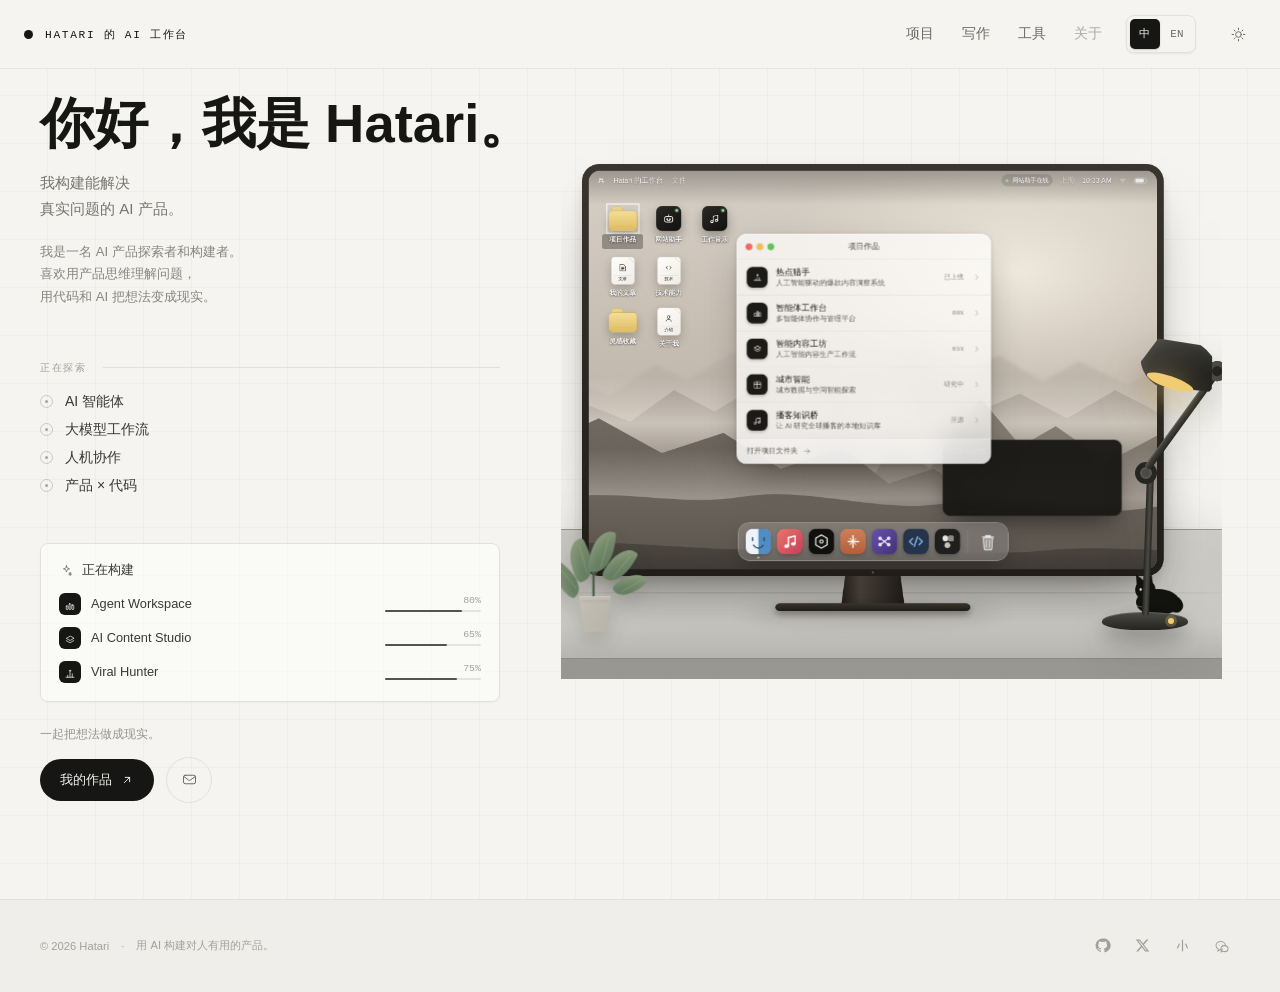
<file: preview.html>
<!doctype html>
<html lang="zh-CN">
<head>
<meta charset="utf-8">
<meta name="viewport" content="width=device-width, initial-scale=1">
<title>Hatari's AI Workspace — 预览</title>
<link rel="stylesheet" href="shared/site.css">
<script src="shared/site.js"></script>
<script>
document.documentElement.classList.add("js-typing");
try {
  if (window.localStorage.getItem("hatari.theme.v1") === "dark") {
    document.documentElement.classList.add("dark");
  }
} catch (err) {}
if (/[?&]motion=reduce\b/.test(location.search)) {
  document.documentElement.classList.add("reduce-motion");
} else if (!/[?&]motion=system\b/.test(location.search)) {
  document.documentElement.classList.add("force-motion");
}
</script>
<style>
/* ============================================================
   Tokens — 与 Next.js 项目 app/globals.css 一致
   ============================================================ */
:root{
  --paper:#f5f4f1;
  --paper-2:#efeeea;
  --surface:#fdfdfc;
  --ink:#161614;
  --ink-2:#6d6b66;
  --ink-3:#a3a09a;
  --copy-en:#77746f;
  --copy-zh:#88857f;
  --copy-note:#96938d;
  --line:#e2e0da;
  --grid:rgba(22,22,20,.026);
  --scroll-title:0px;
  --scroll-lede:0px;
  --scroll-copy:0px;
  --scroll-detail:0px;
  --scroll-workspace:0px;
  --desk-top:#c9c8c3;
  --desk-edge:#aaa9a4;
  --desk-line:rgba(42,41,37,.16);
  --lamp-body:#252521;
  --lamp-metal:#4b4a44;
  --lamp-light:#f2cc72;
  --lamp-beam:rgba(244,207,126,.17);
  --plant-leaf:#667e61;
  --plant-leaf-2:#8a9a78;
  --plant-pot:#b8b3a8;

  --ff-display:"Arial Nova","Aptos Display","Helvetica Neue",Arial,sans-serif;
  --ff-sans:Aptos,"Segoe UI","PingFang SC","Hiragino Sans GB","Microsoft YaHei",sans-serif;
  --ff-mono:ui-monospace,"SF Mono",SFMono-Regular,Menlo,Consolas,monospace;
}
html{color-scheme:light}
html.dark{
  --paper:#131312; --paper-2:#191917; --surface:#1f1f1c;
  --ink:#ecebe6; --ink-2:#9b9891; --ink-3:#706d67; --line:#2b2a26;
  --copy-en:#aaa7a0; --copy-zh:#9c9992; --copy-note:#85827b;
  --grid:rgba(236,235,230,.025);
  --desk-top:#282925;
  --desk-edge:#181916;
  --desk-line:rgba(255,255,255,.08);
  --lamp-body:#11120f;
  --lamp-metal:#33342f;
  --lamp-light:#5d594d;
  --lamp-beam:rgba(244,207,126,0);
  --plant-leaf:#455747;
  --plant-leaf-2:#65735b;
  --plant-pot:#52534e;
  color-scheme:dark;
}

*,*::before,*::after{box-sizing:border-box}
html,body{margin:0}
body{
  background-color:var(--paper); color:var(--ink);
  background-image:
    linear-gradient(to right,var(--grid) 1px,transparent 1px),
    linear-gradient(to bottom,var(--grid) 1px,transparent 1px);
  background-size:48px 48px;
  background-position:-1px -1px;
  font-family:var(--ff-sans); font-size:16px;
  -webkit-font-smoothing:antialiased; text-rendering:optimizeLegibility;
  transition:background-color .52s cubic-bezier(.22,1,.36,1),color .52s cubic-bezier(.22,1,.36,1);
}
a{color:inherit;text-decoration:none}
button{font:inherit;color:inherit;background:none;border:0;padding:0;cursor:pointer}
ul{list-style:none;margin:0;padding:0}
::selection{background:color-mix(in oklab,var(--ink) 16%,transparent)}
:focus-visible{outline:2px solid color-mix(in oklab,var(--ink) 55%,transparent);outline-offset:2px}
.mono{font-family:var(--ff-mono)}
.shell{max-width:1440px;margin:0 auto}

/* ============================================================
   Header
   ============================================================ */
.hdr{
  position:sticky;top:0;z-index:50;
  border-bottom:1px solid color-mix(in oklab,var(--line) 70%,transparent);
  background:color-mix(in oklab,var(--paper) 80%,transparent);
  backdrop-filter:blur(20px);-webkit-backdrop-filter:blur(20px);
  transition:opacity .58s cubic-bezier(.22,1,.36,1),
             translate .58s cubic-bezier(.22,1,.36,1),background-color .52s,border-color .52s;
}
.hdr-in{height:68px;display:flex;align-items:center;justify-content:space-between;padding:0 24px}
.mark{display:flex;align-items:center;gap:12px}
.mark i{width:9px;height:9px;border-radius:99px;background:var(--ink)}
.mark span{font-family:var(--ff-mono);font-size:.7rem;text-transform:uppercase;letter-spacing:.15em}
.hdr-nav{display:flex;align-items:center;gap:28px}
.hdr-nav a,.hdr-nav span{font-size:.85rem;letter-spacing:0;color:var(--ink-2);transition:color .3s}
.hdr-nav a:hover{color:var(--ink)}
.hdr-nav span{opacity:.55;cursor:default}
.hdr-right{display:flex;align-items:center;gap:24px}
.icon-btn{
  width:36px;height:36px;border-radius:99px;display:grid;place-items:center;
  color:var(--ink-2);transition:background .3s,color .3s;
}
.icon-btn:hover{background:color-mix(in oklab,var(--ink) 5%,transparent);color:var(--ink)}
@media (max-width:720px){
  .hdr-in{padding:0 20px}
  .hdr-right{gap:10px}
  .hdr-nav{gap:18px}
  .hdr-nav span{display:none}
}
@media (max-width:460px){.mark span{display:none}}

/* ============================================================
   Split layout
   ============================================================ */
.split{
  position:relative;
  display:grid;grid-template-columns:1fr;gap:56px;
  padding:32px 24px 80px;align-items:center;
}
.split>*{min-width:0}
@media (min-width:1024px){
  .split{
    grid-template-columns:minmax(0,42fr) minmax(0,58fr);
    gap:clamp(36px,3.35vw,52px);
    padding:28px clamp(52px,4.5vw,72px) 96px 40px;
    align-items:start;
  }
}

/* ---------------- left column ---------------- */
.intro-column{
  transition:opacity .62s cubic-bezier(.22,1,.36,1),translate .62s cubic-bezier(.22,1,.36,1);
}
.intro{max-width:460px}
.identity-group,.capability-group,.action-group{min-width:0}
.capability-group{margin-top:52px}
.action-group{margin-top:48px}
.intro h1{
  margin:0;font-family:var(--ff-display);
  font-size:2.72rem;font-weight:650;
  line-height:.98;letter-spacing:0;white-space:nowrap;
  transform:translate3d(0,var(--scroll-title),0);
}
.typed > .title-perch{display:inline-block;opacity:1}
@media (min-width:1024px){.intro h1{font-size:3.4rem}}
@media (min-width:1440px){.intro h1{font-size:4rem}}
@media (max-width:460px){.intro h1{font-size:2.4rem}}
@media (max-width:360px){.intro h1{font-size:2rem}}
.lede{
  width:max-content;max-width:100%;margin:20px 0 0;font-family:var(--ff-sans);
  font-size:.94rem;font-weight:420;line-height:1.68;letter-spacing:0;white-space:nowrap;
  color:var(--copy-en);
  transform:translate3d(0,var(--scroll-lede),0);
}
.intro-zh{
  margin:20px 0 0;font-size:.82rem;line-height:1.72;
  color:var(--copy-zh);
  transform:translate3d(0,var(--scroll-copy),0);
}

/* ---------- cinematic typewriter ----------
   Characters are laid out in full from the first frame and revealed by
   opacity, never by growing a string — the hero box therefore never reflows
   while typing, which is the whole difference between "premium" and "janky".
   `visibility` keeps the block hidden until the split is done, and the
   scripting: none / reduced-motion rules make sure the text is simply there
   when the animation can't or shouldn't run. */
.js-typing .typed{visibility:hidden}
.typed{position:relative}
.typed > span{opacity:0;transition:opacity .09s ease-out}
.typed > span.on{opacity:1}

.hero-caret{
  position:absolute;left:0;top:0;width:2px;border-radius:1px;
  background:var(--ink);opacity:0;pointer-events:none;
  transition:left .07s linear,opacity .45s ease;
}
.hero-caret.show{opacity:1}
/* Real carets blink hard and stop while you type. A soft ease-in-out blink,
   held solid during typing, is the calmer reading. */
.hero-caret.blink{animation:caretSoft 1.15s ease-in-out infinite}
.hero-caret.fade{opacity:0;transition:opacity .9s cubic-bezier(.22,1,.36,1)}
@keyframes caretSoft{0%,100%{opacity:1}50%{opacity:.12}}

.js-typing .stage{opacity:0;translate:0 12px}
.stage{transition:opacity .75s cubic-bezier(.16,1,.3,1),translate .75s cubic-bezier(.16,1,.3,1)}
.stage.in{opacity:1;translate:0 0}
.stage-explore,.stage-progress{transform:translate3d(0,var(--scroll-detail),0)}

.ui-stage{
  transition:opacity 1s cubic-bezier(.16,1,.3,1),
             translate 1s cubic-bezier(.16,1,.3,1),
             filter 1.1s cubic-bezier(.16,1,.3,1);
}
.js-typing .ui-stage{opacity:0;filter:blur(6px)}
.js-typing .ui-stage-header{translate:0 -8px}
.js-typing .ui-stage-workspace{translate:0 10px}
.ui-stage-workspace{transform:translate3d(0,var(--scroll-workspace),0)}
.ui-stage.in{opacity:1;translate:0 0;filter:blur(0)}

@media (scripting: none){
  .typed{visibility:visible!important}
  .typed > span{opacity:1!important}
  .hero-caret{display:none}
  .stage{opacity:1!important;translate:0 0!important}
  .ui-stage{opacity:1!important;translate:0 0!important;filter:none!important}
}
@media (prefers-reduced-motion:reduce){
  html:not(.force-motion) .hero-caret,
  html:not(.force-motion) .term-body .caret{display:none}
}
html.reduce-motion .hero-caret,
html.reduce-motion .term-body .caret{display:none}

.rule-head{display:flex;align-items:center;gap:16px;margin-top:0}
.rule-head h2{
  margin:0;font-family:var(--ff-mono);font-size:.65rem;font-weight:400;
  text-transform:uppercase;letter-spacing:.16em;color:var(--ink-3);
}
.rule-head i{flex:1;height:1px;background:var(--line)}

.explore{margin-top:18px;display:flex;flex-direction:column;gap:10px}
.explore li{display:flex;align-items:center;gap:12px;font-size:.875rem;letter-spacing:0;color:color-mix(in oklab,var(--ink) 85%,transparent)}
.explore b{
  width:13px;height:13px;border-radius:99px;display:grid;place-items:center;
  border:1px solid color-mix(in oklab,var(--ink) 18%,transparent);
}
.explore b::after{content:"";width:3.5px;height:3.5px;border-radius:99px;background:color-mix(in oklab,var(--ink) 35%,transparent)}

.build{
  margin-top:0;padding:18px;border-radius:8px;
  border:1px solid var(--line);
  background:color-mix(in oklab,var(--surface) 60%,transparent);
  box-shadow:0 1px 2px rgba(24,22,20,.03);
}
.build-hd{display:flex;align-items:center;gap:8px}
.build-hd h2{margin:0;font-size:.8rem;font-weight:500;letter-spacing:0;color:color-mix(in oklab,var(--ink) 85%,transparent)}
.build ul{margin-top:14px;display:flex;flex-direction:column;gap:12px}
.build li{display:flex;align-items:center;gap:10px}
.sq{
  width:22px;height:22px;flex:0 0 auto;border-radius:6px;display:grid;place-items:center;
  background:var(--ink);color:rgba(255,255,255,.9);
}
.build .nm{flex:1;min-width:0;font-size:.8rem;letter-spacing:0;overflow:hidden;text-overflow:ellipsis;white-space:nowrap;color:color-mix(in oklab,var(--ink) 85%,transparent)}
.meter{width:96px;flex:0 0 auto}
.meter em{display:block;text-align:right;font-family:var(--ff-mono);font-size:.62rem;font-style:normal;font-variant-numeric:tabular-nums;color:var(--ink-3);margin-bottom:4px}
.meter span{display:block;height:2px;border-radius:99px;background:color-mix(in oklab,var(--ink) 10%,transparent)}
.meter span i{display:block;height:100%;width:0;border-radius:99px;background:color-mix(in oklab,var(--ink) 70%,transparent);transition:width 1.1s cubic-bezier(.16,1,.3,1) .35s}
@media (max-width:360px){
  .build{padding:16px}
  .build li{gap:8px}
  .build .nm{font-size:.74rem}
  .meter{width:68px}
}

.sig{margin:24px 0 0;font-family:var(--ff-sans);font-size:.76rem;letter-spacing:0;color:var(--copy-note)}
.cta{margin-top:14px;display:flex;align-items:center;gap:12px}
.btn{
  display:inline-flex;align-items:center;gap:8px;
  padding:12px 20px;border-radius:99px;background:var(--ink);color:var(--paper);
  font-size:.82rem;font-weight:500;letter-spacing:0;transition:transform .3s;
}
.btn:hover{transform:translateY(-2px)}
.btn svg{transition:transform .3s}
.btn:hover svg{transform:translate(2px,-2px)}
.btn-o{
  width:46px;height:46px;border-radius:99px;display:grid;place-items:center;
  border:1px solid var(--line);color:var(--ink-2);transition:border-color .3s,color .3s;
}
.btn-o:hover{border-color:color-mix(in oklab,var(--ink) 30%,transparent);color:var(--ink)}

/* ============================================================
   The machine — laid out at a fixed 960x680, then scaled to fit
   ============================================================ */
.slot{
  position:relative;width:calc(100% + 48px);min-width:0;margin-inline:-24px;overflow:hidden;
}
@media (min-width:1024px){.slot{width:100%;margin-inline:0}}

@media (max-width:1023px){
  .capability-group{margin-top:44px}
  .action-group{margin-top:40px}
}

/* The physical scene stays deliberately sparse: one desk plane, one lamp,
   and the monitor. It frames the operating system without becoming a room. */
.workbench-atmosphere{
  position:absolute;inset:0;z-index:0;pointer-events:none;
  background:linear-gradient(to bottom,transparent 0 58%,color-mix(in oklab,var(--paper-2) 34%,transparent) 100%);
  transition:opacity .7s cubic-bezier(.22,1,.36,1);
}
.workbench-atmosphere::before{
  content:"";position:absolute;left:7%;right:4%;bottom:17%;height:34%;
  background:linear-gradient(112deg,transparent 0 48%,var(--lamp-beam) 63%,transparent 83%);
  opacity:.72;filter:blur(12px);
  transition:opacity .52s ease,background .52s ease;
}
.desk-surface{
  position:absolute;left:-5%;right:-5%;bottom:0;z-index:1;height:26%;
  background:linear-gradient(to bottom,color-mix(in oklab,var(--desk-top) 97%,white 3%),var(--desk-top) 64%,var(--desk-edge));
  border-top:1px solid var(--desk-line);
  box-shadow:inset 0 16px 34px rgba(255,255,255,.05),0 -26px 60px -44px rgba(26,25,22,.3);
  transform:perspective(900px) rotateX(2deg);transform-origin:center bottom;
  transition:opacity .64s cubic-bezier(.22,1,.36,1),translate .64s cubic-bezier(.22,1,.36,1),
             background .52s,border-color .52s;
}
.desk-surface::before{
  content:"";position:absolute;left:0;right:0;top:42%;height:1px;
  background:linear-gradient(to right,transparent,var(--desk-line) 18% 82%,transparent);
}
.desk-surface::after{
  content:"";position:absolute;left:0;right:0;bottom:0;height:14%;
  background:color-mix(in oklab,var(--desk-edge) 92%,black 8%);
  border-top:1px solid color-mix(in oklab,var(--desk-line) 75%,transparent);
}

.desk-plant{
  --desk-object-x:0px;
  position:absolute;left:-.6%;bottom:8%;z-index:5;width:92px;height:142px;
  padding:0;touch-action:none;cursor:grab;
  scale:.78;transform:translate3d(var(--desk-object-x),0,0);transform-origin:left bottom;
  filter:drop-shadow(0 13px 12px rgba(31,31,27,.16));
  transition:opacity .64s cubic-bezier(.22,1,.36,1),translate .64s cubic-bezier(.22,1,.36,1),
             filter .52s ease,scale .3s cubic-bezier(.16,1,.3,1),transform .18s cubic-bezier(.16,1,.3,1);
}
.desk-plant:hover,.desk-plant:focus-visible{scale:.84}
.desk-plant:focus-visible{outline:2px solid color-mix(in oklab,var(--ink) 38%,transparent);outline-offset:3px;border-radius:8px}
.desk-plant.dragging{cursor:grabbing;scale:.84;transition:opacity .64s,translate .64s,filter .52s,scale .2s}
.plant-stem{
  position:absolute;left:44px;bottom:42px;width:3px;height:67px;border-radius:3px;
  background:color-mix(in oklab,var(--plant-leaf) 82%,black 18%);
  transform-origin:bottom;
}
.plant-stem::before,.plant-stem::after{
  content:"";position:absolute;left:1px;bottom:30px;width:2px;height:40px;border-radius:2px;
  background:inherit;transform-origin:bottom;
}
.plant-stem::before{transform:rotate(-32deg)}
.plant-stem::after{transform:rotate(34deg)}
.plant-leaf{
  position:absolute;bottom:57px;width:29px;height:52px;
  border-radius:78% 12% 72% 16%;
  background:linear-gradient(145deg,var(--plant-leaf-2),var(--plant-leaf) 72%);
  box-shadow:inset 5px 3px 8px rgba(255,255,255,.08);
  transform-origin:50% 100%;
}
.plant-leaf::after{
  content:"";position:absolute;left:50%;top:8px;bottom:7px;width:1px;
  background:rgba(245,244,236,.2);transform:rotate(8deg);transform-origin:bottom;
}
.plant-leaf.l1{left:13px;bottom:51px;transform:rotate(-48deg) scale(.88)}
.plant-leaf.l2{left:25px;bottom:68px;transform:rotate(-24deg)}
.plant-leaf.l3{left:38px;bottom:76px;transform:rotate(8deg) scale(1.04)}
.plant-leaf.l4{left:52px;bottom:65px;transform:rotate(31deg) scale(.94)}
.plant-leaf.l5{left:61px;bottom:48px;transform:rotate(52deg) scale(.8)}
.plant-pot{
  position:absolute;left:25px;bottom:0;width:45px;height:46px;
  clip-path:polygon(5% 0,95% 0,82% 100%,18% 100%);
  background:linear-gradient(120deg,color-mix(in oklab,var(--plant-pot) 84%,white 16%),var(--plant-pot));
  border-top:1px solid rgba(255,255,255,.38);
  box-shadow:inset 5px 0 9px rgba(255,255,255,.08),0 8px 12px rgba(26,26,23,.16);
}
.plant-pot::before{
  content:"";position:absolute;left:4px;right:4px;top:5px;height:1px;
  background:rgba(61,60,55,.13);
}
html.dark .desk-plant{filter:brightness(.72) drop-shadow(0 10px 10px rgba(0,0,0,.2))}

.desk-lamp{
  --desk-object-x:0px;
  position:absolute;right:calc(1.2% + 26px);bottom:8.5%;z-index:5;width:86px;height:18px;
  color:var(--lamp-body);transform:translate3d(var(--desk-object-x),0,0);transform-origin:50% 100%;
  filter:drop-shadow(0 16px 18px rgba(30,29,25,.18));touch-action:none;cursor:grab;
  transition:opacity .64s cubic-bezier(.22,1,.36,1),translate .64s cubic-bezier(.22,1,.36,1),
             filter .52s ease,color .52s ease,transform .18s cubic-bezier(.16,1,.3,1);
}
.desk-lamp.dragging{cursor:grabbing;transition:opacity .64s,translate .64s,filter .52s,color .52s}
.desk-lamp:hover{filter:drop-shadow(0 18px 20px rgba(30,29,25,.24))}
.desk-lamp:focus-visible{outline:none}
.desk-lamp:focus-visible .lamp-base{
  box-shadow:0 0 0 3px color-mix(in oklab,var(--ink) 24%,transparent),0 9px 18px rgba(28,27,24,.24);
}
.lamp-base{
  position:absolute;left:0;bottom:0;width:86px;height:18px;border-radius:50% 50% 42% 42%;
  background:linear-gradient(to bottom,var(--lamp-metal),var(--lamp-body));
  box-shadow:0 9px 18px rgba(28,27,24,.24),inset 0 1px rgba(255,255,255,.14);
  transition:background .52s,box-shadow .52s;
}
.lamp-base::after{
  content:"";position:absolute;right:14px;top:6px;width:6px;height:6px;border-radius:50%;
  background:var(--lamp-light);box-shadow:0 0 0 3px color-mix(in oklab,var(--lamp-light) 22%,transparent);
  transition:background .52s,box-shadow .52s;
}
.lamp-post{
  position:absolute;left:40px;bottom:14px;width:7px;height:142px;border-radius:4px;
  background:linear-gradient(to right,var(--lamp-body),var(--lamp-metal) 54%,var(--lamp-body));
  transform:rotate(2deg);transform-origin:bottom;
}
.lamp-joint{
  position:absolute;left:33px;bottom:146px;width:22px;height:22px;border:5px solid var(--lamp-body);
  border-radius:50%;background:var(--lamp-metal);box-shadow:inset 0 0 0 2px rgba(255,255,255,.08);
}
.lamp-arm{
  position:absolute;left:45px;bottom:158px;width:122px;height:7px;border-radius:5px;
  background:linear-gradient(to bottom,var(--lamp-metal),var(--lamp-body));
  transform:rotate(-54deg);transform-origin:left center;box-shadow:inset 0 1px rgba(255,255,255,.12);
}
.lamp-arm::after{
  content:"";position:absolute;right:-8px;top:-7px;width:20px;height:20px;border-radius:50%;
  background:var(--lamp-body);box-shadow:inset 0 0 0 5px var(--lamp-metal);
}
.lamp-head{
  position:absolute;left:38px;bottom:233px;width:78px;height:56px;
  transform:rotate(19deg);transform-origin:64% 50%;
}
.lamp-shade{
  position:absolute;inset:0;border-radius:42% 52% 38% 46%;
  background:linear-gradient(135deg,var(--lamp-metal),var(--lamp-body) 72%);
  clip-path:polygon(13% 17%,82% 0,100% 76%,24% 100%,0 72%);
  box-shadow:inset 6px 5px 10px rgba(255,255,255,.07);
}
.lamp-bulb{
  position:absolute;left:11px;bottom:3px;width:49px;height:12px;border-radius:50%;
  background:var(--lamp-light);
  box-shadow:0 8px 24px color-mix(in oklab,var(--lamp-light) 66%,transparent),
             0 20px 54px color-mix(in oklab,var(--lamp-light) 34%,transparent);
  transition:background .52s,box-shadow .52s,opacity .52s;
}
html.dark .lamp-bulb{opacity:.28;box-shadow:none}
html.dark .desk-lamp{filter:drop-shadow(0 10px 14px rgba(0,0,0,.18))}

/* 整机始终保持完整构图；悬停只做轻微、居中的靠近反馈。 */
.scaler{
  position:absolute;left:0;top:0;z-index:3;width:960px;height:738px;transform-origin:top left;
  transition:transform .52s cubic-bezier(.16,1,.3,1);will-change:transform;
}
.machine{
  position:relative;width:960px;height:738px;
}
.ui-stage-workspace.in .machine{animation:enter .9s cubic-bezier(.16,1,.3,1) both}
@keyframes enter{from{opacity:0;translate:64px 0;scale:.985}to{opacity:1;translate:0 0;scale:1}}
.bezel{
  position:relative;height:680px;padding:11px;border-radius:28px;
  background:linear-gradient(to bottom,#3a352f,#2b2723 55%,#211e1a);
  box-shadow:0 50px 90px -40px rgba(30,26,22,.55),0 10px 30px -12px rgba(30,26,22,.3);
  transition:border-radius .34s ease,padding .34s ease,background .34s ease,box-shadow .34s ease;
}
.bezel::after{
  content:"";position:absolute;left:50%;bottom:4px;width:4px;height:4px;border-radius:50%;
  translate:-50% 0;background:rgba(235,232,223,.24);
  transition:background .3s ease,box-shadow .3s ease;
}
.slot.zoom .bezel::after{background:#95c99c;box-shadow:0 0 0 3px rgba(149,201,156,.12)}
.screen{
  --reflection-x:74%;--reflection-y:16%;
  position:relative;height:100%;border-radius:19px;overflow:hidden;background:#a89f95;
  transition:border-radius .34s ease,filter .3s ease;
}
.screen::after{
  content:"";position:absolute;inset:0;z-index:60;pointer-events:none;
  background:radial-gradient(circle at var(--reflection-x) var(--reflection-y),rgba(255,255,255,.13),transparent 24%);
  opacity:0;mix-blend-mode:screen;transition:opacity .42s ease;
}
.slot.zoom .screen::after{opacity:.62}
.slot:not(.workspace-host) .screen{cursor:zoom-in}
.stand{position:absolute;left:0;right:0;top:680px;height:58px}
.neck{
  position:absolute;left:50%;translate:-50% 0;top:0;width:104px;height:47px;
  background:linear-gradient(to right,#221e1a,#453e36 30%,#332d27 64%,#1e1b17);
  clip-path:polygon(6% 0,94% 0,100% 100%,0 100%);
}
.foot{
  position:absolute;left:50%;translate:-50% 0;top:45px;width:322px;height:13px;
  border-radius:8px/7px;background:linear-gradient(to bottom,#3d372f,#211e1a);
  box-shadow:0 5px 12px rgba(28,24,20,.4);
}
.contact{
  position:absolute;left:50%;translate:-50% 0;bottom:-16px;width:420px;height:26px;
  border-radius:50%;background:rgba(0,0,0,.14);filter:blur(18px);transition:opacity .5s ease;
}

/* ============================================================
   Hatari's cat — one actor, two stages, real occlusion
   ------------------------------------------------------------
   #cat-stage-scene lives INSIDE .slot, so its z-index interleaves
   with the scene layers (desk 1 / monitor 3 / plant + lamp 5).
   #cat-stage-ui lives outside .slot, for the two UI landings
   (title, button) that .slot's overflow:hidden would clip.
   The cat element is handed between the two stages while it moves.
   ============================================================ */
.cat-stage{
  position:absolute;inset:0;pointer-events:none;
  transition:opacity .4s ease;
}
#cat-stage-ui{z-index:6}
#cat-stage-scene[data-depth="back"]{z-index:2}   /* behind the monitor */
#cat-stage-scene[data-depth="mid"]{z-index:4}    /* past the monitor, behind the props */
#cat-stage-scene[data-depth="front"]{z-index:6}  /* in front of everything on the desk */

.hatari-cat{
  --cat-eye:#efe9d2;
  --cat-foot:5px;            /* paw line, measured up from the box bottom, per pose */
  --cat-shadow:0;
  position:absolute;left:0;top:0;width:80px;height:74px;
  margin:0;padding:0;border:0;background:none;-webkit-appearance:none;appearance:none;
  color:#12120f;opacity:0;overflow:visible;
  pointer-events:none;cursor:default;
  transform-origin:50% 100%;will-change:transform,opacity;
  transition:filter .35s ease;
}
.hero-ready .hatari-cat{opacity:1}
.hatari-cat[data-pettable="true"]{pointer-events:auto;cursor:pointer}
.hatari-cat[data-pettable="true"]:hover{filter:drop-shadow(0 6px 6px rgba(28,27,23,.18))}
.hatari-cat:focus-visible{
  outline:2px solid color-mix(in oklab,var(--ink) 44%,transparent);
  outline-offset:3px;border-radius:14px;
}

/* Pose determines where the paws are, so the shadow and the landing
   maths both read the same number. */
.hatari-cat[data-pose="sit"]{--cat-foot:5px}
.hatari-cat[data-pose="walk"]{--cat-foot:7.5px}
.hatari-cat[data-pose="loaf"]{--cat-foot:6px}
.hatari-cat[data-pose="stretch"]{--cat-foot:3.5px}
.hatari-cat[data-pose="peek"]{--cat-foot:2.5px}

/* Contact shadow: what actually glues the cat to a surface. */
.cat-shadow{
  position:absolute;left:50%;bottom:calc(var(--cat-foot) - 4px);
  width:54px;height:8px;margin-left:-27px;border-radius:50%;
  background:rgba(24,23,20,.42);filter:blur(3px);
  opacity:var(--cat-shadow);transition:opacity .45s ease;pointer-events:none;
}
html.dark .cat-shadow{background:rgba(0,0,0,.55)}

.hatari-cat-svg{position:relative;display:block;width:80px;height:74px;overflow:visible}
.cat-pose{display:none}
.hatari-cat[data-pose="sit"] [data-cat-pose="sit"],
.hatari-cat[data-pose="walk"] [data-cat-pose="walk"],
.hatari-cat[data-pose="loaf"] [data-cat-pose="loaf"],
.hatari-cat[data-pose="stretch"] [data-cat-pose="stretch"],
.hatari-cat[data-pose="peek"] [data-cat-pose="peek"]{display:block}
.cat-shape{fill:currentColor}
.cat-line{
  fill:none;stroke:currentColor;stroke-width:7;stroke-linecap:round;stroke-linejoin:round;
}
/* Whiskers stay a fixed warm white: the body is near-black in both themes,
   so mixing against a theme token would make them vanish in the dark. */
.cat-detail{
  fill:none;stroke:rgba(255,253,246,.62);
  stroke-width:1.1;stroke-linecap:round;opacity:.5;
}
.cat-shape,.cat-line,.cat-detail{
  transition:opacity .42s cubic-bezier(.22,1,.36,1);
}
.cat-eye{
  fill:var(--cat-eye);transform-box:fill-box;transform-origin:center;
  transition:transform .08s ease,fill .45s ease,filter .45s ease,opacity .32s ease;
}
.cat-ear,.cat-tail,.cat-leg{
  transform-box:fill-box;transform-origin:center bottom;
}
.cat-tail{animation:catTail 3.8s ease-in-out infinite}
.hatari-cat[data-pose="walk"] .cat-leg-a{animation:catStepA .38s steps(2,end) infinite}
.hatari-cat[data-pose="walk"] .cat-leg-b{animation:catStepB .38s steps(2,end) infinite}
.hatari-cat.blink .cat-eye{transform:scaleY(.08)}
.hatari-cat.ear-twitch .cat-ear-l{animation:catEarL .44s ease-in-out 1}
.hatari-cat.ear-twitch .cat-ear-r{animation:catEarR .44s ease-in-out 1}
.hatari-cat.petted .cat-tail{animation-duration:.46s}
.hatari-cat.petted .cat-ear-l{animation:catEarL .34s ease-in-out 2}
.hatari-cat.petted .cat-ear-r{animation:catEarR .34s ease-in-out 2 .08s}

/* Lamp off: the black cat disappears into the room; only its eyes remain. */
html.dark .hatari-cat{--cat-eye:#f5ce70;color:#090907}
html.dark .hatari-cat-svg{filter:none}
html.dark .hatari-cat .cat-shape,
html.dark .hatari-cat .cat-line,
html.dark .hatari-cat .cat-detail{opacity:0}
html.dark .hatari-cat .cat-eye{
  opacity:1;
  stroke:rgba(255,228,157,.9);stroke-width:.65;vector-effect:non-scaling-stroke;
  filter:drop-shadow(0 0 1px rgba(245,206,112,.95))
         drop-shadow(0 0 3px rgba(245,206,112,.52));
}
html.dark .cat-shadow{opacity:0}

@keyframes catTail{
  0%,100%{transform:rotate(-2deg)}
  50%{transform:rotate(7deg)}
}
@keyframes catStepA{
  0%,49%{transform:translateY(0) rotate(0)}
  50%,100%{transform:translateY(-2px) rotate(8deg)}
}
@keyframes catStepB{
  0%,49%{transform:translateY(-2px) rotate(-8deg)}
  50%,100%{transform:translateY(0) rotate(0)}
}
@keyframes catEarL{0%,100%{transform:rotate(0)}45%{transform:rotate(-12deg)}68%{transform:rotate(5deg)}}
@keyframes catEarR{0%,100%{transform:rotate(0)}42%{transform:rotate(11deg)}70%{transform:rotate(-4deg)}}
body.workspace-entering .cat-stage,
body.workspace-live .cat-stage,
body.workspace-exiting .cat-stage{opacity:0;pointer-events:none}

@media (max-width:720px){
  .hatari-cat{pointer-events:none!important;cursor:default!important}
  .hatari-cat .cat-tail,
  .hatari-cat .cat-ear,
  .hatari-cat .cat-leg{animation:none!important}
}
@media (prefers-reduced-motion:reduce){
  html:not(.force-motion) .hatari-cat{pointer-events:none!important;cursor:default!important}
  html:not(.force-motion) .cat-tail,
  html:not(.force-motion) .cat-ear,
  html:not(.force-motion) .cat-leg{animation:none!important}
}
html.reduce-motion .hatari-cat{pointer-events:none!important;cursor:default!important}
html.reduce-motion .cat-tail,
html.reduce-motion .cat-ear,
html.reduce-motion .cat-leg{animation:none!important}

/* Spatial workspace portal. The same desktop DOM moves here, so every open
   window and conversation survives the camera transition. */
.workspace-portal{
  position:fixed;inset:0;z-index:100;visibility:hidden;overflow:hidden;pointer-events:none;
  contain:strict;isolation:isolate;
}
.workspace-portal.active{visibility:visible}
.workspace-portal::before{
  content:"";position:absolute;inset:0;background:var(--paper);opacity:0;
  transition:opacity .72s cubic-bezier(.22,1,.36,1),background-color .52s;
}
body.workspace-entering .workspace-portal::before,
body.workspace-live .workspace-portal::before{opacity:1}
body.workspace-live .workspace-portal{pointer-events:auto}
body.workspace-live .workspace-portal .scaler{
  position:absolute;inset:0;width:100%;height:100%;transform:none!important;transition:none;
}
body.workspace-live .workspace-portal .machine{width:100%;height:100%}
body.workspace-live .workspace-portal .bezel{
  position:absolute;inset:0;height:auto;padding:0;border-radius:0;background:transparent;box-shadow:none;
}
body.workspace-live .workspace-portal .bezel::after,
body.workspace-live .workspace-portal .stand,
body.workspace-live .workspace-portal .contact{opacity:0;pointer-events:none}
body.workspace-live .workspace-portal .screen{width:100%;height:100%;border-radius:0;cursor:default}
body.workspace-live .workspace-portal.settling .screen{animation:workspaceSettle .24s cubic-bezier(.22,1,.36,1)}
@keyframes workspaceSettle{
  from{opacity:.92;scale:1.004}
  to{opacity:1;scale:1}
}

.workspace-nav{
  position:fixed;left:0;right:0;top:0;z-index:160;height:42px;
  display:flex;align-items:center;justify-content:space-between;padding:0 18px;
  color:rgba(255,255,255,.88);
  border-bottom:1px solid rgba(255,255,255,.12);
  background:rgba(30,28,25,.48);
  box-shadow:0 8px 28px rgba(26,23,20,.08);
  backdrop-filter:blur(18px) saturate(1.12);-webkit-backdrop-filter:blur(18px) saturate(1.12);
  opacity:0;translate:0 -7px;pointer-events:none;
  transition:opacity .32s ease,translate .42s cubic-bezier(.16,1,.3,1);
}
.workspace-nav[hidden]{display:none}
.workspace-nav-id{
  display:flex;align-items:center;gap:9px;
  font-family:var(--ff-mono);font-size:.64rem;letter-spacing:.14em;text-transform:uppercase;
  color:rgba(255,255,255,.7);
}
.workspace-nav-id i{
  width:7px;height:7px;border-radius:50%;background:#f1eee7;
  box-shadow:0 0 0 3px rgba(255,255,255,.08);
}
.workspace-nav-links{display:flex;align-items:center;gap:26px;height:100%}
.workspace-nav-links a,.workspace-nav-links button{
  position:relative;display:inline-flex;align-items:center;height:100%;
  font-size:.74rem;letter-spacing:.01em;color:rgba(255,255,255,.68);
  transition:color .22s ease;
}
.workspace-nav-links a:hover,.workspace-nav-links button:hover,
.workspace-nav-links a:focus-visible,.workspace-nav-links button:focus-visible{color:#fff}
.workspace-nav-links [aria-current="page"]{color:#fff}
.workspace-nav-links [aria-current="page"]::after{
  content:"";position:absolute;left:50%;bottom:6px;width:3px;height:3px;border-radius:50%;
  background:currentColor;translate:-50% 0;
}
body.workspace-entering .workspace-nav,
body.workspace-live .workspace-nav{opacity:1;translate:0 0;pointer-events:auto}
.workspace-exit{display:none}

body.workspace-entering .hdr,
body.workspace-live .hdr{opacity:0;translate:0 -10px;pointer-events:none}
body.workspace-entering .intro-column,
body.workspace-live .intro-column{opacity:0;translate:-24px 0;pointer-events:none}
body.workspace-entering .workbench-atmosphere,
body.workspace-live .workbench-atmosphere{opacity:0}
body.workspace-entering .desk-surface,
body.workspace-live .desk-surface{opacity:0;translate:0 28px}
body.workspace-entering .desk-plant,
body.workspace-live .desk-plant{opacity:0;translate:-18px 8px}
body.workspace-entering .desk-lamp,
body.workspace-live .desk-lamp{opacity:0;translate:24px 8px}
body.workspace-entering .mlist,
body.workspace-live .mlist,
body.workspace-entering .ftr,
body.workspace-live .ftr{opacity:0;pointer-events:none}

body.workspace-live{overflow:hidden}
body.workspace-live .termwrap{left:auto;right:42px;top:auto;bottom:92px}
body.workspace-live .winwrap{max-width:calc(100vw - 32px)}

@media (max-width:920px){
  .desk-lamp{right:18px;scale:.86}
}
@media (max-width:720px){
  .desk-lamp,.desk-plant{display:none}
  .desk-surface{height:22%}
  .workbench-atmosphere::before{display:none}
  .workspace-nav{padding:0 14px}
  .workspace-nav-id span{display:none}
  .workspace-nav-links{gap:17px}
  .workspace-nav-links a,.workspace-nav-links button{font-size:.7rem}
  body.workspace-live .termwrap{display:none}
  body.workspace-live .mbar-r .dim{display:none}
  body.workspace-live .mbar-l{gap:8px}
  body.workspace-live .winwrap:not(.maximized){
    left:12px!important;top:96px!important;width:calc(100vw - 24px)!important;
    max-width:none;
  }
  body.workspace-live .support-chat{height:min(470px,calc(100vh - 170px))}
  body.workspace-live .dock{gap:5px;padding:8px 9px;border-radius:17px}
  body.workspace-live .dapp{width:34px;height:34px}
  body.workspace-live .dsep{height:29px;margin:0 1px}
  body.workspace-live .music-app{grid-template-columns:116px minmax(0,1fr)}
  body.workspace-live .music-player{padding:18px 14px 14px}
  body.workspace-live .music-cover{width:112px}
}
/* parallax layers */
.plx{transition:translate .65s cubic-bezier(.22,1,.36,1)}
.wall{position:absolute;inset:-3.5%}
.wall svg{width:100%;height:100%;display:block}
.scrim{position:absolute;inset:0 0 auto;height:56px;background:linear-gradient(to bottom,rgba(0,0,0,.28),transparent)}

/* menu bar */
.mbar{
  position:relative;z-index:20;height:32px;padding:0 14px;
  display:flex;align-items:center;justify-content:space-between;
  font-size:11.5px;color:rgba(255,255,255,.85);text-shadow:0 1px 2px rgba(0,0,0,.35);
}
.mbar-l,.mbar-r{display:flex;align-items:center;gap:14px}
.mbar-r{gap:12px}
.mbar b{font-weight:500;letter-spacing:0}
.mbar .dim{opacity:.72}
#clock{font-variant-numeric:tabular-nums}

/* desktop files */
.icons{position:absolute;inset:38px 0 82px;z-index:10;pointer-events:none}
.di{
  position:absolute;width:68px;min-height:75px;
  display:flex;flex-direction:column;align-items:center;gap:5px;
  padding:5px 3px;border:1px solid transparent;border-radius:6px;
  background:transparent;color:#fff;pointer-events:auto;touch-action:none;user-select:none;
  transition:translate .28s cubic-bezier(.16,1,.3,1),filter .28s ease,background .2s ease,border-color .2s ease;
}
@keyframes diIn{from{opacity:0;translate:-10px 0}to{opacity:1;translate:0 0}}
.di:hover,.di:focus-visible{
  translate:0 -2px;z-index:20;outline:none;
  border-color:rgba(255,255,255,.24);background:rgba(255,255,255,.13);
}
.di.dragging{translate:0 0;filter:drop-shadow(0 12px 12px rgba(28,24,20,.22));cursor:grabbing;z-index:40}
.di .art{
  position:relative;display:grid;place-items:center;flex:0 0 auto;
  transition:transform .3s cubic-bezier(.16,1,.3,1),box-shadow .25s ease;
}
.di:hover .art,.di:focus-visible .art{transform:translateY(-1px)}

.di.folder .art{width:47px;height:42px}
.di.folder .tab{
  position:absolute;left:5px;top:1px;width:18px;height:12px;
  border:1px solid rgba(122,91,33,.17);border-bottom:0;border-radius:5px 5px 0 0;
  background:#efd789;
}
.di.folder .body{
  position:absolute;left:0;right:0;top:8px;bottom:1px;border-radius:7px;
  border:1px solid rgba(122,91,33,.16);
  background:linear-gradient(to bottom,#f3de97,#dfbd62);
  box-shadow:0 7px 15px rgba(40,34,26,.27);
  transform-origin:bottom;transition:transform .32s cubic-bezier(.16,1,.3,1);
}
.di.folder:hover .body,.di.folder:focus-visible .body{transform:perspective(140px) rotateX(-9deg) translateY(1px)}
.di.folder .crease{position:absolute;left:8px;right:8px;bottom:8px;height:1px;background:rgba(92,65,24,.12)}

.di.app .art{
  width:42px;height:42px;border-radius:10px;color:#f7f4ed;
  border:1px solid rgba(255,255,255,.2);
  background:linear-gradient(145deg,#2b2926,#11110f);
  box-shadow:0 8px 17px rgba(31,28,24,.34);
}
.di.app .app-glyph{width:20px;height:20px;display:block}
.di.app .app-dot{
  position:absolute;right:4px;top:4px;width:5px;height:5px;border-radius:99px;
  background:#83ca91;box-shadow:0 0 0 2px rgba(131,202,145,.15);
}

.di.document .art{
  width:39px;height:46px;border-radius:6px;color:#34312d;
  border:1px solid rgba(80,74,67,.17);
  background:linear-gradient(145deg,#fffdfa,#f0ede7);
  box-shadow:0 7px 15px rgba(38,34,30,.25);
  overflow:hidden;
}
.di.document .art::before{
  content:"";position:absolute;right:-1px;top:-1px;width:11px;height:11px;
  background:linear-gradient(225deg,rgba(255,255,255,0) 49%,#d9d4cc 50%,#f8f6f1 54%);
}
.di.document .file-glyph{width:16px;height:16px;display:block;translate:0 -5px}
.di.document .file-kind{
  position:absolute;left:4px;right:4px;bottom:5px;padding-top:3px;
  border-top:1px solid rgba(67,62,57,.13);
  font-family:var(--ff-sans);font-size:6.5px;font-weight:650;line-height:1;
  color:rgba(52,49,45,.72);text-align:center;
}

.di .lbl{
  width:68px;min-height:24px;display:flex;align-items:flex-start;justify-content:center;
  padding:2px 4px;border-radius:4px;
  font-family:var(--ff-sans);font-size:10.5px;font-weight:600;line-height:1.2;letter-spacing:0;
  color:rgba(255,255,255,.98);text-align:center;text-wrap:balance;
  text-shadow:0 1px 3px rgba(27,24,21,.72);
  transition:background .2s ease;
}
.di:hover .lbl,.di:focus-visible .lbl,.di.on .lbl{background:rgba(31,29,26,.34)}
.di.on .art{outline:2px solid rgba(255,255,255,.7);outline-offset:2px}

.live-dot{width:6px;height:6px;flex:0 0 auto;margin-top:3px;border-radius:99px;background:#83c790;box-shadow:0 0 0 0 rgba(131,199,144,.5);animation:livePulse 2.2s ease-out infinite}
@keyframes livePulse{0%{box-shadow:0 0 0 0 rgba(131,199,144,.45)}55%,100%{box-shadow:0 0 0 5px rgba(131,199,144,0)}}

/* workspace boot */
.workspace-boot{
  position:absolute;left:50%;top:47%;z-index:45;translate:-50% -50%;
  min-width:224px;text-align:center;color:rgba(255,255,255,.92);pointer-events:none;
  transition:opacity .75s cubic-bezier(.16,1,.3,1),translate .75s cubic-bezier(.16,1,.3,1);
}
.workspace-boot .boot-mark{position:relative;display:block;width:24px;height:24px;margin:0 auto 12px;border:1px solid rgba(255,255,255,.34);border-radius:99px}
.workspace-boot .boot-mark::after{content:"";position:absolute;inset:4px;border-top:1.5px solid #fff;border-radius:99px;animation:bootSpin 1.2s linear infinite}
.workspace-boot b{display:block;font-family:var(--ff-mono);font-size:11px;font-weight:400;letter-spacing:.02em;text-shadow:0 1px 3px rgba(0,0,0,.35)}
.workspace-boot span{display:block;margin-top:7px;font-family:var(--ff-mono);font-size:9px;color:rgba(255,255,255,.56)}
@keyframes bootSpin{to{rotate:360deg}}
.screen.os-booting .di,.screen.os-booting .window-layer,.screen.os-booting .termwrap,.screen.os-booting .dockwrap{opacity:0}
.screen.boot-complete .workspace-boot{opacity:0;translate:-50% calc(-50% - 8px)}
.screen.os-live .di{opacity:0;animation:diIn .52s cubic-bezier(.16,1,.3,1) both;animation-delay:var(--boot-delay,0s)}
.screen.os-live .dock{animation:dockIn .7s cubic-bezier(.16,1,.3,1) both}
.screen.os-live .term{animation:termIn .6s cubic-bezier(.16,1,.3,1) .65s both}
.screen.os-live .window-layer{opacity:1;transition:opacity .45s ease}
.sync-status{display:flex;align-items:center;gap:6px;padding:3px 7px;border-radius:99px;background:rgba(0,0,0,.12);transition:background .25s}
.sync-status:hover{background:rgba(0,0,0,.22)}
.sync-status i{width:5px;height:5px;border-radius:99px;background:#91d29b;box-shadow:0 0 0 0 rgba(145,210,155,.45);animation:livePulse 2.4s ease-out infinite}
.sync-status span{font-size:10px}

/* application windows */
.window-layer{position:absolute;inset:0;z-index:30;pointer-events:none;transition:opacity .45s ease}
.winwrap{position:absolute;width:420px;pointer-events:auto;touch-action:none}
.win{
  border-radius:16px;overflow:hidden;
  border:1px solid rgba(255,255,255,.55);
  background:rgba(255,255,255,.72);
  backdrop-filter:blur(24px) saturate(1.4);-webkit-backdrop-filter:blur(24px) saturate(1.4);
  box-shadow:0 28px 60px -18px rgba(28,24,20,.45),0 2px 8px rgba(28,24,20,.16);
  transition:filter .28s ease,box-shadow .28s ease;
  transform-origin:18% 30%;
  animation:winIn .42s cubic-bezier(.16,1,.3,1) both;
}
.winwrap:not(.is-active) .win{
  filter:saturate(.86) brightness(.985);
  box-shadow:0 20px 44px -22px rgba(28,24,20,.36),0 1px 5px rgba(28,24,20,.1);
}
.winwrap.is-active .win{filter:none}
.win.out{animation:winOut .26s cubic-bezier(.4,0,1,1) both}
.winwrap.minimizing{animation:winMin .28s cubic-bezier(.4,0,1,1) both}
.winwrap.restoring{animation:winRestore .36s cubic-bezier(.16,1,.3,1) both}
@keyframes winMin{to{opacity:0;scale:.68;translate:120px 210px}}
@keyframes winRestore{from{opacity:0;scale:.76;translate:90px 160px}to{opacity:1;scale:1;translate:0 0}}
@keyframes winIn{from{opacity:0;scale:.93;translate:0 10px}to{opacity:1;scale:1;translate:0 0}}
@keyframes winOut{to{opacity:0;scale:.95;translate:0 6px}}
.win-hd{position:relative;height:42px;display:flex;align-items:center;padding:0 14px;border-bottom:1px solid rgba(0,0,0,.06);cursor:grab;user-select:none}
.win-hd:active{cursor:grabbing}
.lights{display:flex;align-items:center;gap:7px}
.lights span,.lights button{width:11px;height:11px;border-radius:99px;box-shadow:0 0 0 1px rgba(0,0,0,.08)}
.lights .r{background:#ec6a5e;transition:transform .2s}
.lights .r:hover{transform:scale(1.12)}
.lights .y{background:#f4bf4f;transition:transform .2s}
.lights .g{background:#61c454;transition:transform .2s}
.lights button:hover{transform:scale(1.12)}
.win-hd h2{position:absolute;left:0;right:0;margin:0;text-align:center;font-size:12.5px;font-weight:500;letter-spacing:0;color:rgba(28,26,23,.8);pointer-events:none}
.winwrap.maximized{left:18px!important;right:18px!important;top:42px!important;bottom:74px!important;width:auto!important}
.winwrap.maximized .win{height:100%;display:flex;flex-direction:column}
.winwrap.maximized .win-body{min-height:0;flex:1;overflow:auto}
.rows li+li{border-top:1px solid rgba(0,0,0,.055)}
.row{display:flex;align-items:center;gap:14px;padding:12px 16px;transition:background .2s;opacity:0;animation:rowIn .36s cubic-bezier(.16,1,.3,1) both}
@keyframes rowIn{from{opacity:0;translate:0 6px}to{opacity:1;translate:0 0}}
.row:hover{background:rgba(255,255,255,.55)}
.row .ic{width:34px;height:34px;flex:0 0 auto;border-radius:9px;display:grid;place-items:center;background:#1c1a17;color:rgba(255,255,255,.9);box-shadow:0 2px 5px rgba(24,22,20,.28)}
.row .txt{flex:1;min-width:0}
.row .txt b{display:block;font-size:13.5px;font-weight:500;line-height:1.2;letter-spacing:0;color:#1c1a17;overflow:hidden;text-overflow:ellipsis;white-space:nowrap}
.row .txt span{display:block;margin-top:3px;font-size:11.5px;line-height:1.2;color:#5d594f;overflow:hidden;text-overflow:ellipsis;white-space:nowrap}
.row .dt{flex:0 0 auto;font-family:var(--ff-mono);font-size:10.5px;font-variant-numeric:tabular-nums;color:#8d887d}
.row .ch{flex:0 0 auto;color:#8d887d;transition:translate .3s,color .3s}
.row:hover .ch{translate:2px 0;color:#5d594f}
.win-ft{border-top:1px solid rgba(0,0,0,.06);background:rgba(255,255,255,.35)}
.win-ft a{display:flex;align-items:center;gap:8px;padding:12px 16px;font-size:12px;color:#5d594f;transition:color .3s}
.win-ft a:hover{color:#1c1a17}
.win-ft a svg{transition:translate .3s}
.win-ft a:hover svg{translate:4px 0}
.win-empty{padding:32px 20px}
.win-empty p{margin:0;font-size:13px;line-height:1.65;color:#1c1a17}
.win-empty p+p{margin-top:6px;font-size:12px;color:#5d594f}
.win-empty a{display:inline-flex;align-items:center;gap:8px;margin-top:16px;font-size:12px;font-weight:500;color:#1c1a17}

/* about app */
.about-app{
  display:grid;grid-template-columns:132px minmax(0,1fr);min-height:264px;
  background:rgba(255,255,255,.42);
}
.about-side{
  padding:22px 16px;border-right:1px solid rgba(0,0,0,.065);
  background:rgba(241,238,232,.58);
}
.about-avatar{
  width:54px;height:54px;display:grid;place-items:center;border-radius:50%;
  background:#20201d;color:#f2f0ea;font-family:var(--ff-display);
  font-size:24px;font-weight:600;
}
.about-side strong{display:block;margin-top:14px;font-size:12px;font-weight:600;color:#24231f}
.about-side small{display:block;margin-top:4px;font-family:var(--ff-mono);font-size:8px;line-height:1.45;color:#858075}
.about-availability{display:flex;align-items:flex-start;gap:6px;margin-top:17px;font-size:8px;line-height:1.4;color:#676359}
.about-availability i{width:6px;height:6px;flex:0 0 auto;margin-top:2px;border-radius:50%;background:#72b57e}
.about-copy{padding:21px 22px 18px}
.about-copy .kicker{font-family:var(--ff-mono);font-size:8px;text-transform:uppercase;letter-spacing:.12em;color:#989287}
.about-copy h3{margin:10px 0 0;font-size:18px;font-weight:600;line-height:1.23;color:#23221f}
.about-copy>p{margin:12px 0 0;font-size:10px;line-height:1.7;color:#625e55}
.about-facts{margin-top:16px;border-top:1px solid rgba(0,0,0,.065)}
.about-facts li{display:grid;grid-template-columns:54px 1fr;gap:10px;padding:8px 0;border-bottom:1px solid rgba(0,0,0,.055)}
.about-facts b{font-family:var(--ff-mono);font-size:8px;font-weight:500;color:#989287}
.about-facts span{font-size:9px;line-height:1.4;color:#47443d}
.about-copy a{display:inline-flex;align-items:center;gap:7px;margin-top:14px;font-size:9.5px;font-weight:600;color:#292723}

/* website assistant */
.support-chat{
  height:376px;display:grid;grid-template-rows:auto minmax(0,1fr) auto auto;
  overflow:hidden;background:rgba(246,245,241,.82);color:#282722;
}
.chat-agentbar{
  display:flex;align-items:center;gap:10px;padding:11px 13px;
  border-bottom:1px solid rgba(38,35,31,.075);background:rgba(255,255,255,.56);
}
.chat-agent-avatar{
  position:relative;width:34px;height:34px;display:grid;place-items:center;flex:0 0 auto;
  border-radius:9px;background:#20211e;color:#f7f5ef;box-shadow:0 5px 11px rgba(30,28,24,.16);
}
.chat-agent-avatar svg{width:17px;height:17px}
.chat-agent-avatar i{
  position:absolute;right:-2px;bottom:-2px;width:9px;height:9px;
  border:2px solid #f7f6f2;border-radius:50%;background:#79bf86;
}
.chat-agent-copy{min-width:0}
.chat-agent-copy b{display:block;font-size:11.5px;font-weight:650;color:#25241f}
.chat-agent-copy span{display:flex;align-items:center;gap:5px;margin-top:3px;font-family:var(--ff-mono);font-size:8px;color:#7b776e}
.chat-agent-copy span i{width:5px;height:5px;border-radius:50%;background:#79bf86}
.chat-transcript{
  min-height:0;padding:14px 14px 10px;overflow:auto;scrollbar-width:thin;
  background:linear-gradient(rgba(255,255,255,.3),rgba(239,236,230,.46));
}
.chat-message{display:flex;margin:0 0 10px}
.chat-message.user{justify-content:flex-end}
.chat-bubble{
  max-width:82%;margin:0;padding:9px 11px;border:1px solid rgba(38,35,31,.065);
  border-radius:4px 8px 8px 8px;background:rgba(255,255,255,.88);
  box-shadow:0 5px 15px -12px rgba(30,28,24,.35);
  font-size:10.5px;line-height:1.58;color:#4e4a42;white-space:pre-wrap;
}
.chat-message.user .chat-bubble{
  border-color:#24241f;border-radius:8px 4px 8px 8px;background:#24241f;color:#f6f3ec;
}
.chat-message.typing .chat-bubble{display:flex;align-items:center;gap:4px;min-width:42px;min-height:31px}
.chat-message.typing i{
  width:4px;height:4px;border-radius:50%;background:#89847a;
  animation:chatDot 1.1s ease-in-out infinite;
}
.chat-message.typing i:nth-child(2){animation-delay:.16s}
.chat-message.typing i:nth-child(3){animation-delay:.32s}
@keyframes chatDot{0%,65%,100%{opacity:.34;translate:0 0}32%{opacity:1;translate:0 -2px}}
.chat-suggestions{
  display:grid;grid-template-columns:repeat(2,minmax(0,1fr));gap:7px;
  padding:9px 12px;border-top:1px solid rgba(38,35,31,.065);background:rgba(255,255,255,.46);
}
.chat-suggestion{
  min-height:34px;padding:7px 9px;border:1px solid rgba(37,34,30,.12);border-radius:6px;
  background:rgba(255,255,255,.72);font-size:9.5px;line-height:1.35;color:#47433c;text-align:left;
  transition:border-color .2s ease,background .2s ease,translate .2s ease;
}
.chat-suggestion:hover,.chat-suggestion:focus-visible{
  outline:none;border-color:rgba(37,34,30,.28);background:#fff;translate:0 -1px;
}
.chat-form{
  display:grid;grid-template-columns:minmax(0,1fr) auto;gap:8px;padding:10px 12px 12px;
  border-top:1px solid rgba(38,35,31,.065);background:rgba(250,249,246,.9);
}
.chat-input{
  min-width:0;height:35px;padding:0 11px;border:1px solid rgba(38,35,31,.14);border-radius:6px;
  background:#fff;font-size:10.5px;color:#2d2b27;outline:none;
  transition:border-color .2s ease,box-shadow .2s ease;
}
.chat-input::placeholder{color:#9b968d}
.chat-input:focus{border-color:rgba(38,35,31,.4);box-shadow:0 0 0 3px rgba(38,35,31,.055)}
.chat-send{
  height:35px;padding:0 13px;border-radius:6px;background:#23231f;color:#f7f4ed;
  font-size:10px;font-weight:600;transition:background .2s ease,translate .2s ease;
}
.chat-send:hover,.chat-send:focus-visible{outline:none;background:#0f0f0d;translate:0 -1px}
.chat-send:disabled,.chat-suggestion:disabled,.chat-input:disabled{cursor:default;opacity:.48;translate:0 0}

/* thinking app */
.notes-app{display:grid;grid-template-columns:138px minmax(0,1fr);min-height:250px;background:rgba(255,255,255,.34)}
.notes-list{padding:8px;border-right:1px solid rgba(0,0,0,.065);background:rgba(242,239,233,.63)}
.note-item{display:block;width:100%;padding:9px 8px;border-radius:7px;text-align:left;transition:background .2s}
.note-item:hover,.note-item.active{background:rgba(255,255,255,.8)}
.note-item b{display:block;overflow:hidden;font-size:9.5px;font-weight:600;color:#2b2925;text-overflow:ellipsis;white-space:nowrap}
.note-item span{display:block;margin-top:4px;font-family:var(--ff-mono);font-size:7.5px;color:#918b80}
.note-paper{padding:20px 21px;background:rgba(255,255,255,.55)}
.note-paper time{font-family:var(--ff-mono);font-size:8px;color:#9a958c}
.note-paper h3{margin:12px 0 0;font-size:17px;font-weight:600;line-height:1.22;color:#24231f}
.note-paper p{margin:13px 0 0;font-size:10.5px;line-height:1.72;color:#5f5a51}
.note-paper a{display:inline-flex;align-items:center;gap:6px;margin-top:18px;font-size:9.5px;font-weight:600;color:#2d2b27}

/* code app */
.code-app{display:grid;grid-template-columns:94px minmax(0,1fr);min-height:260px;background:#1d1f1c;color:#d7dbd3}
.code-side{padding:13px 10px;border-right:1px solid rgba(255,255,255,.065);background:#181a18}
.code-side b{display:block;margin-bottom:11px;font-family:var(--ff-mono);font-size:7.5px;font-weight:500;text-transform:uppercase;color:#777d75}
.code-file{display:flex;align-items:center;gap:5px;margin-top:8px;font-family:var(--ff-mono);font-size:7.5px;color:#9ba099}
.code-file i{width:5px;height:5px;border-radius:1px;background:#7ea186}
.code-main{min-width:0}
.code-tabs{height:30px;display:flex;align-items:center;border-bottom:1px solid rgba(255,255,255,.06);font-family:var(--ff-mono);font-size:8px;color:#a9aea7}
.code-tabs span{height:30px;padding:10px 12px 0;border-right:1px solid rgba(255,255,255,.05);background:#20231f}
.code-lines{counter-reset:line;padding:14px 12px;font-family:var(--ff-mono);font-size:8.5px;line-height:1.8}
.code-lines p{margin:0;white-space:pre;color:#c3c8c0}
.code-lines p::before{counter-increment:line;content:counter(line);display:inline-block;width:20px;margin-right:10px;color:#555b54;text-align:right}
.code-lines .kw{color:#b7a8d7}.code-lines .fn{color:#8eb4ca}.code-lines .str{color:#b7c494}.code-lines .cm{color:#6f756d}
.commit-strip{display:flex;align-items:center;justify-content:space-between;gap:12px;padding:9px 12px;border-top:1px solid rgba(255,255,255,.07);background:#171917;font-family:var(--ff-mono);font-size:7.5px;color:#90958d}
.commit-strip b{font-weight:500;color:#b9c4b7}
.commit-strip a{color:#d8ddd5}

/* music app */
.music-app{min-height:306px;display:grid;grid-template-columns:142px minmax(0,1fr);background:rgba(248,247,243,.82);color:#27251f}
.music-library{padding:14px 10px;border-right:1px solid rgba(40,36,31,.075);background:rgba(239,237,232,.68)}
.music-library>span{display:block;padding:0 7px 9px;font-family:var(--ff-mono);font-size:7px;text-transform:uppercase;letter-spacing:.1em;color:#918b80}
.music-track{width:100%;display:grid;grid-template-columns:25px minmax(0,1fr);gap:8px;align-items:center;padding:7px;border-radius:6px;text-align:left;transition:background .2s}
.music-track:hover,.music-track.active{background:rgba(255,255,255,.82)}
.music-track i{width:25px;height:25px;border-radius:5px;background:linear-gradient(135deg,#d96659 0 34%,#eed28d 34% 65%,#4e6b5c 65%)}
.music-track:nth-of-type(2) i{background:linear-gradient(145deg,#5f7d75 0 42%,#d8b7a6 42% 70%,#343a36 70%)}
.music-track:nth-of-type(3) i{background:linear-gradient(135deg,#d8bd75 0 38%,#8c9daa 38% 68%,#684c4b 68%)}
.music-track b{display:block;overflow:hidden;font-size:8.5px;font-weight:600;color:#35322c;text-overflow:ellipsis;white-space:nowrap}
.music-track small{display:block;overflow:hidden;margin-top:2px;font-size:7px;color:#938d82;text-overflow:ellipsis;white-space:nowrap}
.music-player{display:flex;flex-direction:column;align-items:center;padding:22px 24px 16px;text-align:center}
.music-cover{position:relative;width:128px;aspect-ratio:1;overflow:hidden;border-radius:8px;background:linear-gradient(135deg,#d96659 0 34%,#eed28d 34% 65%,#4e6b5c 65%);box-shadow:0 18px 34px -20px rgba(39,33,27,.62);transition:background .35s}
.music-cover::before{content:"";position:absolute;inset:14%;border:1px solid rgba(255,255,255,.38);border-radius:50%}
.music-cover::after{content:"WORKSPACE\A SESSIONS";position:absolute;left:11px;bottom:10px;white-space:pre;font-family:var(--ff-mono);font-size:7px;line-height:1.35;text-align:left;color:rgba(255,255,255,.88)}
.music-cover[data-cover="1"]{background:linear-gradient(145deg,#5f7d75 0 42%,#d8b7a6 42% 70%,#343a36 70%)}
.music-cover[data-cover="2"]{background:linear-gradient(135deg,#d8bd75 0 38%,#8c9daa 38% 68%,#684c4b 68%)}
.music-meta{margin-top:13px}
.music-meta b{display:block;font-size:12px;font-weight:650;color:#282620}
.music-meta span{display:block;margin-top:3px;font-size:8.5px;color:#888277}
.music-timeline{width:100%;margin-top:14px}
.music-seek,.music-volume{width:100%;height:3px;display:block;margin:0;accent-color:#cf5e58;cursor:pointer}
.music-times{display:flex;justify-content:space-between;margin-top:5px;font-family:var(--ff-mono);font-size:7px;color:#9a948a}
.music-controls{display:flex;align-items:center;justify-content:center;gap:19px;margin-top:10px}
.music-control{width:25px;height:25px;display:grid;place-items:center;border-radius:50%;color:#403d36;transition:background .2s,scale .18s}
.music-control:hover{background:rgba(38,35,30,.07)}
.music-control:active{scale:.9}
.music-control svg{width:15px;height:15px}
.music-control.music-toggle{width:34px;height:34px;background:#272620;color:#fff}
.music-volume-row{width:88px;display:grid;grid-template-columns:11px 1fr;gap:7px;align-items:center;margin-top:13px;color:#969086}
.music-volume-row svg{width:11px;height:11px}

/* Maximized apps use the available workspace instead of keeping their
   compact 420px-window proportions. */
body.workspace-live .winwrap.maximized .win-body{overflow:hidden}
body.workspace-live .winwrap.maximized .code-app,
body.workspace-live .winwrap.maximized .music-app{
  width:100%;height:100%;min-height:0;
}

body.workspace-live .winwrap.maximized .code-app{
  grid-template-columns:clamp(112px,10vw,176px) minmax(0,1fr);
}
body.workspace-live .winwrap.maximized .code-side{
  padding:20px 16px;overflow:auto;
}
body.workspace-live .winwrap.maximized .code-side b{
  margin-bottom:16px;font-size:10px;
}
body.workspace-live .winwrap.maximized .code-file{
  gap:7px;margin-top:11px;font-size:10px;
}
body.workspace-live .winwrap.maximized .code-file i{width:6px;height:6px}
body.workspace-live .winwrap.maximized .code-main{
  display:flex;min-height:0;flex-direction:column;
}
body.workspace-live .winwrap.maximized .code-tabs{
  height:38px;flex:0 0 38px;font-size:10px;
}
body.workspace-live .winwrap.maximized .code-tabs span{
  height:38px;padding:13px 16px 0;
}
body.workspace-live .winwrap.maximized .code-lines{
  min-height:0;flex:1;overflow:auto;
  padding:22px clamp(18px,2.2vw,36px);
  font-size:clamp(10px,.72vw,13px);line-height:1.78;
}
body.workspace-live .winwrap.maximized .commit-strip{
  flex:0 0 auto;padding:13px 18px;font-size:10px;
}

body.workspace-live .winwrap.maximized .music-app{
  grid-template-columns:clamp(150px,12vw,214px) minmax(0,1fr);
}
body.workspace-live .winwrap.maximized .music-library{
  padding:22px 14px;overflow:auto;
}
body.workspace-live .winwrap.maximized .music-library>span{
  padding:0 9px 14px;font-size:9px;
}
body.workspace-live .winwrap.maximized .music-track{
  grid-template-columns:38px minmax(0,1fr);gap:10px;padding:9px;
}
body.workspace-live .winwrap.maximized .music-track i{
  width:38px;height:38px;border-radius:7px;
}
body.workspace-live .winwrap.maximized .music-track b{font-size:11px}
body.workspace-live .winwrap.maximized .music-track small{font-size:9px}
body.workspace-live .winwrap.maximized .music-player{
  min-width:0;min-height:0;justify-content:center;
  padding:clamp(28px,5vh,64px) clamp(32px,6vw,96px);
}
body.workspace-live .winwrap.maximized .music-cover{
  width:clamp(144px,20vh,196px);
}
body.workspace-live .winwrap.maximized .music-cover::after{
  left:14px;bottom:13px;font-size:8px;
}
body.workspace-live .winwrap.maximized .music-meta{margin-top:18px}
body.workspace-live .winwrap.maximized .music-meta b{font-size:16px}
body.workspace-live .winwrap.maximized .music-meta span{font-size:10px}
body.workspace-live .winwrap.maximized .music-timeline{
  width:min(100%,720px);margin-top:20px;
}
body.workspace-live .winwrap.maximized .music-times{font-size:9px}
body.workspace-live .winwrap.maximized .music-controls{
  gap:24px;margin-top:15px;
}
body.workspace-live .winwrap.maximized .music-control{width:32px;height:32px}
body.workspace-live .winwrap.maximized .music-control.music-toggle{width:44px;height:44px}
body.workspace-live .winwrap.maximized .music-control svg{width:18px;height:18px}
body.workspace-live .winwrap.maximized .music-volume-row{
  width:120px;grid-template-columns:14px 1fr;gap:9px;margin-top:17px;
}
body.workspace-live .winwrap.maximized .music-volume-row svg{width:14px;height:14px}

@media (max-width:720px){
  body.workspace-live .winwrap.maximized .music-app{
    grid-template-columns:112px minmax(0,1fr);
  }
  body.workspace-live .winwrap.maximized .music-library{padding:14px 8px}
  body.workspace-live .winwrap.maximized .music-track{
    grid-template-columns:28px minmax(0,1fr);gap:7px;padding:7px 5px;
  }
  body.workspace-live .winwrap.maximized .music-track i{width:28px;height:28px}
  body.workspace-live .winwrap.maximized .music-player{padding:20px 14px}
  body.workspace-live .winwrap.maximized .music-cover{width:min(124px,24vh)}
  body.workspace-live .winwrap.maximized .music-timeline{margin-top:14px}
}

/* inspiration app */
.inspiration-app{padding:12px;background:rgba(248,246,241,.7)}
.inspiration-grid{display:grid;grid-template-columns:repeat(3,1fr);gap:7px}
.inspiration-tile{position:relative;aspect-ratio:1;overflow:hidden;border-radius:7px;background:#d9d3c9}
.inspiration-tile:nth-child(2){background:#a9b5b1}.inspiration-tile:nth-child(3){background:#cac1b6}
.inspiration-tile:nth-child(4){background:#7c7c74}.inspiration-tile:nth-child(5){background:#d6d9d1}.inspiration-tile:nth-child(6){background:#b8aba0}
.inspiration-tile::before{content:"";position:absolute;left:-15%;right:-15%;bottom:-20%;height:65%;background:rgba(255,255,255,.32);clip-path:polygon(0 100%,24% 32%,44% 72%,67% 9%,100% 100%)}
.inspiration-caption{display:flex;align-items:center;justify-content:space-between;margin-top:10px;font-family:var(--ff-sans);font-size:8.5px;color:#767168}

/* terminal */
.termwrap{position:absolute;left:584px;top:444px;z-index:20;width:296px}
.termshift{transition:translate .78s cubic-bezier(.16,1,.3,1)}
.term{
  border-radius:13px;overflow:hidden;
  border:1px solid rgba(255,255,255,.08);background:rgba(20,20,18,.92);
  box-shadow:0 20px 44px -14px rgba(20,18,16,.7);
  backdrop-filter:blur(10px);-webkit-backdrop-filter:blur(10px);
  animation:termIn .6s cubic-bezier(.16,1,.3,1) .75s both;
}
@keyframes termIn{from{opacity:0;translate:0 14px}to{opacity:1;translate:0 0}}
.term-body{height:124px;padding:11px 14px;font-family:var(--ff-mono);font-size:10.5px;line-height:1.55}
.term-body p{margin:0;white-space:pre}
.term-body .p0{color:#9c968b}
.term-body .p1{color:#e8e4da}
.term-body .p2{color:#c3bdb1}
.term-body .status{color:#a8b4a5;animation:statusIn .42s cubic-bezier(.16,1,.3,1) both}
@keyframes statusIn{from{opacity:0;translate:0 3px}to{opacity:1;translate:0 0}}
.caret{display:inline-block;width:6px;height:11px;background:#e8e4da;vertical-align:middle;margin-left:6px;animation:blink 1.05s step-end infinite}
@keyframes blink{0%,49%{opacity:1}50%,100%{opacity:0}}

/* dock */
.dockwrap{position:absolute;left:0;right:0;bottom:14px;z-index:30;display:flex;justify-content:center}
.dock{
  display:flex;align-items:flex-end;gap:10px;padding:10px 12px;border-radius:20px;
  border:1px solid rgba(255,255,255,.25);background:rgba(255,255,255,.18);
  box-shadow:0 18px 40px -14px rgba(24,20,16,.55);
  backdrop-filter:blur(18px);-webkit-backdrop-filter:blur(18px);
  animation:dockIn .7s cubic-bezier(.16,1,.3,1) .6s both;
}
@keyframes dockIn{from{opacity:0;translate:0 26px}to{opacity:1;translate:0 0}}
.dapp{
  --dock-scale:1;--dock-lift:0px;
  position:relative;width:42px;height:42px;flex:0 0 auto;
  transform:translate3d(0,var(--dock-lift),0) scale(var(--dock-scale));
  transform-origin:center bottom;will-change:transform;
  transition:transform .22s cubic-bezier(.16,1,.3,1);
}
.dapp svg{width:100%;height:100%;display:block;border-radius:12px;transition:transform .14s ease,filter .14s ease}
.dapp:active svg{transform:scale(.9);filter:brightness(.9)}
.dapp:focus-visible{--dock-scale:1.1;--dock-lift:-5px}
.dapp:not(.trash) svg{box-shadow:0 2px 6px rgba(0,0,0,.22)}
.tip{
  position:absolute;bottom:calc(100% + 10px);left:50%;translate:-50% 0;
  padding:4px 8px;border-radius:6px;background:rgba(0,0,0,.72);
  font-family:var(--ff-mono);font-size:10px;color:rgba(255,255,255,.9);
  white-space:nowrap;opacity:0;pointer-events:none;transition:opacity .2s;
}
.dapp:hover .tip{opacity:1}
.run{position:absolute;bottom:-7px;left:50%;translate:-50% 0;width:3px;height:3px;border-radius:99px;background:rgba(255,255,255,.7)}
.dsep{width:1px;height:38px;align-self:center;margin:0 2px;background:rgba(255,255,255,.25)}

/* ============================================================
   Mobile project list
   ============================================================ */
.mlist{display:block}
@media (min-width:1024px){.mlist{display:none}}
.mlist ul{margin-top:12px}
.mlist li+li{border-top:1px solid var(--line)}
.mrow{display:flex;align-items:center;gap:14px;padding:16px 0}
.mrow .ic{width:36px;height:36px;flex:0 0 auto;border-radius:10px;display:grid;place-items:center;background:var(--ink);color:rgba(255,255,255,.9)}
.mrow .txt{flex:1;min-width:0}
.mrow .txt b{display:block;font-size:.875rem;font-weight:500;letter-spacing:0;overflow:hidden;text-overflow:ellipsis;white-space:nowrap}
.mrow .txt span{display:block;margin-top:4px;font-size:.76rem;color:var(--ink-2);overflow:hidden;text-overflow:ellipsis;white-space:nowrap}
.mrow .dt{font-family:var(--ff-mono);font-size:.65rem;font-variant-numeric:tabular-nums;color:var(--ink-3)}
.mrow .ch{color:var(--ink-3)}

.ftr{border-top:1px solid var(--line);background:var(--paper-2)}
.ftr-in{display:flex;flex-direction:column;gap:20px;padding:28px 24px}
@media (min-width:640px){.ftr-in{flex-direction:row;align-items:center;justify-content:space-between}}
@media (min-width:1024px){.ftr-in{padding:28px 40px}}
.ftr p{margin:0;display:flex;flex-wrap:wrap;align-items:center;gap:4px 12px;font-family:var(--ff-sans);font-size:.7rem;color:var(--ink-3)}
.socials{display:flex;align-items:center;gap:4px}
.socials a,.socials button{width:36px;height:36px;border-radius:99px;display:grid;place-items:center;color:var(--ink-3);transition:background .3s,color .3s}
.socials a:hover,.socials button:hover{background:color-mix(in oklab,var(--ink) 5%,transparent);color:var(--ink)}

/* ============================================================
   Reduced motion — 动效只承载氛围，不承载信息
   ============================================================ */
@media (prefers-reduced-motion:reduce){
  html:not(.force-motion) *,html:not(.force-motion) *::before,html:not(.force-motion) *::after{
    animation-duration:.01ms!important;animation-iteration-count:1!important;
    transition-duration:.01ms!important;
  }
  html:not(.force-motion) .plx{translate:none!important}
}
html.reduce-motion *,html.reduce-motion *::before,html.reduce-motion *::after{
  animation-duration:.01ms!important;animation-iteration-count:1!important;
  transition-duration:.01ms!important;
}
html.reduce-motion .plx{translate:none!important}
</style>
</head>
<body>

<header class="hdr ui-stage ui-stage-header">
  <div class="hdr-in shell">
    <a class="mark" href="preview.html"><i></i><span data-i18n-zh="Hatari 的 AI 工作台" data-i18n-en="Hatari&rsquo;s AI Workspace">Hatari 的 AI 工作台</span></a>
    <div class="hdr-right">
      <nav class="hdr-nav" id="nav"></nav>
      <div class="lang-switch" role="group" aria-label="语言切换">
        <button type="button" data-lang-option="zh" aria-pressed="true">中</button>
        <button type="button" data-lang-option="en" aria-pressed="false">EN</button>
      </div>
      <button class="icon-btn" id="theme" aria-label="切换深色模式"></button>
    </div>
  </div>
</header>

<div class="workspace-portal" id="workspace-portal" aria-hidden="true"></div>
<nav class="workspace-nav" id="workspace-nav" aria-label="工作台导航" hidden>
  <div class="workspace-nav-id" aria-hidden="true"><i></i><span>Hatari / Workspace</span></div>
  <div class="workspace-nav-links">
    <button id="workspace-home" type="button" aria-current="page" data-i18n-zh="主页" data-i18n-en="Home">主页</button>
    <a href="projects/index.html" data-i18n-zh="项目" data-i18n-en="Projects">项目</a>
    <a href="writing/index.html" data-i18n-zh="写作" data-i18n-en="Writing">写作</a>
    <button id="workspace-about" type="button" data-i18n-zh="关于" data-i18n-en="About">关于</button>
  </div>
</nav>
<button class="workspace-exit" id="workspace-exit" type="button" aria-label="返回首页" title="返回首页" hidden>
  <svg viewBox="0 0 24 24" fill="none" stroke="currentColor" stroke-width="1.7" stroke-linecap="round" stroke-linejoin="round" aria-hidden="true">
    <path d="M19 12H5M11 6l-6 6 6 6"/>
  </svg>
</button>

<main>
  <section class="split shell">


    <!-- ============ 左侧：个人介绍 ============ -->
    <div class="intro-column">
      <div class="intro">
        <div class="identity-group">
          <h1 class="typed" id="t-head">你好，我是 Hatari。</h1>
          <p class="lede typed" id="t-lede">我构建能解决真实问题的<br>AI 产品。</p>
          <p class="intro-zh stage stage-subtitle">
            我是一名 AI 产品探索者和构建者。<br>
            喜欢用产品思维理解问题，<br>
            用代码和 AI 把想法变成现实。
          </p>
        </div>

        <div class="capability-group">
          <div class="rule-head stage stage-explore"><h2 data-i18n-zh="正在探索" data-i18n-en="Currently exploring">正在探索</h2><i></i></div>
          <ul class="explore stage stage-explore" id="explore"></ul>
        </div>

        <div class="action-group">
          <div class="build stage stage-progress">
            <div class="build-hd" id="build-hd"></div>
            <ul id="build"></ul>
          </div>

          <p class="sig stage stage-progress" data-i18n-zh="一起把想法做成现实。" data-i18n-en="Let&rsquo;s build the future together.">一起把想法做成现实。</p>
          <div class="cta stage stage-progress">
            <a class="btn" href="projects/index.html">我的作品
              <svg viewBox="0 0 24 24" width="14" height="14" fill="none" stroke="currentColor" stroke-width="1.6" stroke-linecap="round" stroke-linejoin="round"><path d="M7.5 16.5 16.5 7.5M9 7.5h7.5V15"/></svg>
            </a>
            <a class="btn-o" href="mailto:hatari@example.com" aria-label="发邮件">
              <svg viewBox="0 0 24 24" width="17" height="17" fill="none" stroke="currentColor" stroke-width="1.4" stroke-linecap="round" stroke-linejoin="round"><rect x="3.5" y="6" width="17" height="12" rx="2.5"/><path d="M4.5 8.2l6.3 4.6a2 2 0 0 0 2.4 0l6.3-4.6"/></svg>
            </a>
          </div>
        </div>
      </div>
    </div>

    <!-- ============ 右侧：桌面 ============ -->
    <div class="slot ui-stage ui-stage-workspace" id="slot">
      <div class="workbench-atmosphere" aria-hidden="true"></div>
      <div class="desk-surface" aria-hidden="true"></div>
      <!-- 黑猫：场景舞台。放在 .slot 内部，z-index 才能真的插进
           桌面(1) / 显示器(3) / 绿植+台灯(5) 之间，遮挡是真实的层序。 -->
      <div class="cat-stage" id="cat-stage-scene" data-depth="mid"></div>
      <button class="desk-plant" id="desk-plant" data-desk-object="plant" type="button" aria-label="盆栽，可左右拖动" title="左右拖动盆栽">
        <span class="plant-stem"></span>
        <span class="plant-leaf l1"></span>
        <span class="plant-leaf l2"></span>
        <span class="plant-leaf l3"></span>
        <span class="plant-leaf l4"></span>
        <span class="plant-leaf l5"></span>
        <span class="plant-pot"></span>
      </button>
      <button class="desk-lamp" id="desk-lamp" data-desk-object="lamp" type="button" aria-label="关闭台灯并切换到深色模式" aria-pressed="true">
        <span class="lamp-base" aria-hidden="true"></span>
        <span class="lamp-post" aria-hidden="true"></span>
        <span class="lamp-joint" aria-hidden="true"></span>
        <span class="lamp-arm" aria-hidden="true"></span>
        <span class="lamp-head" aria-hidden="true">
          <span class="lamp-shade"></span>
          <span class="lamp-bulb"></span>
        </span>
      </button>
      <div class="scaler" id="scaler">
        <div class="machine" id="machine">
          <div class="bezel">
            <div class="screen os-booting" id="desktop-screen" role="region" tabindex="0" aria-label="进入 Hatari 的人工智能工作台">

              <div class="wall plx" id="l-wall">
                <svg viewBox="0 0 1200 760" preserveAspectRatio="xMidYMid slice" aria-hidden="true">
                  <defs>
                    <linearGradient id="sky" x1="0" y1="0" x2="0" y2="1"><stop offset="0%" stop-color="#d8d1c7"/><stop offset="42%" stop-color="#c6bdb2"/><stop offset="100%" stop-color="#b3a99e"/></linearGradient>
                    <radialGradient id="glow" cx="50%" cy="50%" r="50%"><stop offset="0%" stop-color="#f6f0e4" stop-opacity=".85"/><stop offset="60%" stop-color="#efe7d9" stop-opacity=".35"/><stop offset="100%" stop-color="#e9e0d1" stop-opacity="0"/></radialGradient>
                    <linearGradient id="mist" x1="0" y1="0" x2="0" y2="1"><stop offset="0%" stop-color="#efe9df" stop-opacity="0"/><stop offset="55%" stop-color="#efe9df" stop-opacity=".55"/><stop offset="100%" stop-color="#efe9df" stop-opacity="0"/></linearGradient>
                    <linearGradient id="far" x1="0" y1="0" x2="0" y2="1"><stop offset="0%" stop-color="#b5aca2"/><stop offset="100%" stop-color="#a49a90"/></linearGradient>
                    <linearGradient id="mid" x1="0" y1="0" x2="0" y2="1"><stop offset="0%" stop-color="#9a9187"/><stop offset="100%" stop-color="#877e75"/></linearGradient>
                    <linearGradient id="peak" x1="0" y1="0" x2=".3" y2="1"><stop offset="0%" stop-color="#8d8479"/><stop offset="100%" stop-color="#736b63"/></linearGradient>
                    <linearGradient id="near" x1="0" y1="0" x2="0" y2="1"><stop offset="0%" stop-color="#6a635b"/><stop offset="100%" stop-color="#565049"/></linearGradient>
                    <linearGradient id="fore" x1="0" y1="0" x2="0" y2="1"><stop offset="0%" stop-color="#4a453f"/><stop offset="100%" stop-color="#393530"/></linearGradient>
                    <filter id="soft" x="-10%" y="-10%" width="120%" height="120%"><feGaussianBlur stdDeviation="3.4"/></filter>
                    <filter id="grain"><feTurbulence type="fractalNoise" baseFrequency="0.9" numOctaves="3" stitchTiles="stitch"/><feColorMatrix type="saturate" values="0"/></filter>
                  </defs>
                  <rect width="1200" height="760" fill="url(#sky)"/>
                  <ellipse cx="855" cy="205" rx="440" ry="255" fill="url(#glow)"/>
                  <path filter="url(#soft)" fill="url(#far)" fill-opacity=".5" d="M0 442 L78 404 L132 424 L214 370 L268 398 L352 348 L402 392 L470 364 L556 412 L618 376 L690 342 L742 388 L826 354 L902 400 L968 364 L1052 406 L1128 370 L1200 398 L1200 760 L0 760Z"/>
                  <path fill="url(#mid)" fill-opacity=".82" d="M0 488 L96 444 L168 472 L246 416 L318 454 L404 402 L468 450 L542 422 L628 464 L706 410 L788 454 L862 422 L946 466 L1032 416 L1114 458 L1200 432 L1200 760 L0 760Z"/>
                  <rect y="392" width="1200" height="150" fill="url(#mist)"/>
                  <path fill="url(#peak)" d="M486 760 L636 512 L702 556 L792 430 L864 516 L926 480 L1018 544 L1108 496 L1200 550 L1200 760Z"/>
                  <path fill="url(#near)" fill-opacity=".95" d="M0 760 L0 516 L112 466 L224 528 L334 492 L436 556 L546 518 L628 582 L708 556 L790 606 L706 760Z"/>
                  <rect y="520" width="1200" height="160" fill="url(#mist)" opacity=".7"/>
                  <path fill="url(#near)" d="M0 760 L0 616 C126 582 246 626 366 606 C486 586 606 636 726 618 C846 600 966 646 1086 626 L1200 612 L1200 760Z"/>
                  <path fill="url(#fore)" d="M0 760 L0 694 C152 674 302 710 452 696 C602 682 752 716 902 702 C1024 690 1122 708 1200 698 L1200 760Z"/>
                  <rect width="1200" height="760" filter="url(#grain)" opacity=".055" style="mix-blend-mode:overlay"/>
                </svg>
              </div>

              <div class="scrim"></div>

              <div class="mbar">
                <div class="mbar-l">
                  <svg viewBox="0 0 24 24" width="13" height="13" fill="none" stroke="currentColor" stroke-width="1.5" stroke-linecap="round" stroke-linejoin="round" style="opacity:.9"><path d="M8.5 8.5h7v7h-7z"/><path d="M8.5 8.5A2.25 2.25 0 1 0 6.25 6.25v2.25M15.5 8.5a2.25 2.25 0 1 1 2.25-2.25V8.5M8.5 15.5a2.25 2.25 0 1 0-2.25 2.25V15.5M15.5 15.5a2.25 2.25 0 1 1 2.25 2.25V15.5"/></svg>
                  <b>Hatari 的工作台</b><span class="dim">文件</span>
                </div>
                <div class="mbar-r">
                  <button class="sync-status" id="agent-status" type="button" aria-label="打开网站助手">
                    <i aria-hidden="true"></i><span>网站助手在线</span>
                  </button>
                  <span class="dim">上海</span>
                  <span id="clock">12:36 PM</span>
                  <svg viewBox="0 0 24 24" width="13" height="13" fill="none" stroke="currentColor" stroke-width="1.5" stroke-linecap="round" stroke-linejoin="round" style="opacity:.85"><path d="M4.5 9.4a11 11 0 0 1 15 0"/><path d="M7.6 12.6a6.6 6.6 0 0 1 8.8 0"/><path d="M10.6 15.8a2.4 2.4 0 0 1 2.8 0"/><circle cx="12" cy="18.4" r=".9" fill="currentColor" stroke="none"/></svg>
                  <svg viewBox="0 0 30 16" width="24" height="13" fill="none" style="opacity:.9"><rect x="1" y="2.4" width="24" height="11.2" rx="3.2" stroke="currentColor" stroke-opacity=".55" stroke-width="1.2"/><rect x="3" y="4.4" width="17" height="7.2" rx="2" fill="currentColor"/><path d="M27 6.2c1.1.4 1.1 3.2 0 3.6z" fill="currentColor" fill-opacity=".55"/></svg>
                </div>
              </div>

              <div class="workspace-boot" id="workspace-boot" role="status" aria-live="polite">
                <i class="boot-mark" aria-hidden="true"></i>
                <b id="boot-label">正在恢复工作台...</b>
                <span id="boot-detail">正在读取本地会话</span>
              </div>

              <div class="icons plx" id="l-icons"></div>
              <div class="window-layer plx" id="l-win"></div>
              <div class="termwrap plx" id="l-term">
                <div class="termshift">
                  <div class="term"><div class="term-body" id="term-body"></div></div>
                </div>
              </div>
              <div class="dockwrap"><div class="dock plx" id="l-dock"></div></div>

            </div>
          </div>
          <div class="stand" aria-hidden="true">
            <span class="neck"></span>
            <span class="foot"></span>
          </div>
          <div class="contact"></div>
        </div>
      </div>
    </div>

    <!-- ============ 手机端项目列表 ============ -->
    <section class="mlist" aria-label="项目列表">
      <div class="rule-head" style="margin-top:0"><h2 data-i18n-zh="项目" data-i18n-en="Projects">项目</h2><i></i></div>
      <ul id="mlist"></ul>
    </section>

    <!-- ============ 黑猫：UI 舞台（标题 / 按钮两个落点） ============
         场景内的落点用 .slot 里面的 #cat-stage-scene，猫在两个舞台之间交接。
         这一段放在 .split 末尾，所以键盘 Tab 顺序在主 CTA 之后。 -->
    <div class="cat-stage" id="cat-stage-ui">
      <button class="hatari-cat" id="hatari-cat" type="button" data-pose="loaf"
              data-pettable="false" aria-label="摸摸 Hatari 的黑猫" title="摸摸它">
        <span class="cat-shadow" aria-hidden="true"></span>
        <svg class="hatari-cat-svg" viewBox="0 0 80 74" aria-hidden="true">
          <g class="cat-pose" data-cat-pose="sit">
            <path class="cat-line cat-tail" d="M27 57C12 71 5 58 13 46"/>
            <ellipse class="cat-shape" cx="39" cy="51" rx="18" ry="20"/>
            <path class="cat-shape" d="M24 65c4-7 10-10 16-8 6-2 12 1 16 8v4H24Z"/>
            <circle class="cat-shape" cx="42" cy="28" r="14"/>
            <path class="cat-shape cat-ear cat-ear-l" d="M30 22 32 6l11 11Z"/>
            <path class="cat-shape cat-ear cat-ear-r" d="m43 17 12-11-1 18Z"/>
            <ellipse class="cat-eye" cx="38" cy="28" rx="1.7" ry="2.1"/>
            <ellipse class="cat-eye" cx="47" cy="28" rx="1.7" ry="2.1"/>
            <path class="cat-detail" d="M42 33c1.1 1 2.3 1 3.4 0M36 35l-8 1m8-4-8-2m19 5 8 1m-8-4 8-2"/>
          </g>

          <g class="cat-pose" data-cat-pose="walk">
            <path class="cat-line cat-tail" d="M24 41C8 46 9 27 20 25"/>
            <path class="cat-shape" d="M18 31c12-7 31-8 43 0 5 4 5 15-1 19-12 6-31 5-41 0-7-4-7-14-1-19Z"/>
            <circle class="cat-shape" cx="62" cy="31" r="11"/>
            <path class="cat-shape cat-ear cat-ear-l" d="m54 25 1-12 9 8Z"/>
            <path class="cat-shape cat-ear cat-ear-r" d="m63 21 10-8-2 13Z"/>
            <path class="cat-line cat-leg cat-leg-a" d="M27 47v16M51 47l2 16"/>
            <path class="cat-line cat-leg cat-leg-b" d="m36 48-2 15m25-16 5 14"/>
            <ellipse class="cat-eye" cx="63" cy="30" rx="1.45" ry="1.85"/>
            <ellipse class="cat-eye" cx="69" cy="29" rx="1.25" ry="1.7"/>
          </g>

          <g class="cat-pose" data-cat-pose="loaf">
            <path class="cat-line cat-tail" d="M24 58c-13 8-18-3-10-10"/>
            <ellipse class="cat-shape" cx="39" cy="51" rx="28" ry="17"/>
            <circle class="cat-shape" cx="55" cy="35" r="13"/>
            <path class="cat-shape cat-ear cat-ear-l" d="m45 29 2-14 10 10Z"/>
            <path class="cat-shape cat-ear cat-ear-r" d="m56 24 11-9-1 16Z"/>
            <ellipse class="cat-eye" cx="53" cy="35" rx="1.6" ry="1.9"/>
            <ellipse class="cat-eye" cx="61" cy="34.5" rx="1.5" ry="1.85"/>
            <path class="cat-detail" d="M51 56c7 2 13 1 18-2"/>
          </g>

          <g class="cat-pose" data-cat-pose="stretch">
            <path class="cat-line cat-tail" d="M24 39C9 30 11 15 21 17"/>
            <ellipse class="cat-shape" cx="25" cy="43" rx="15" ry="18"/>
            <path class="cat-shape" d="M23 32c14-4 31 2 43 12l-7 13c-14-8-25-9-39-8Z"/>
            <circle class="cat-shape" cx="63" cy="49" r="11"/>
            <path class="cat-shape cat-ear cat-ear-l" d="m55 43 1-12 9 9Z"/>
            <path class="cat-shape cat-ear cat-ear-r" d="m64 40 10-7-2 12Z"/>
            <path class="cat-line" d="m58 56-7 10m15-9-3 10"/>
            <ellipse class="cat-eye" cx="64" cy="49" rx="1.5" ry="1.75"/>
            <ellipse class="cat-eye" cx="70" cy="48.5" rx="1.25" ry="1.55"/>
          </g>

          <g class="cat-pose" data-cat-pose="peek">
            <circle class="cat-shape" cx="43" cy="35" r="15"/>
            <path class="cat-shape cat-ear cat-ear-l" d="M31 29 33 10l12 15Z"/>
            <path class="cat-shape cat-ear cat-ear-r" d="m44 24 13-13-1 20Z"/>
            <path class="cat-line" d="M34 49v17m18-17 2 17"/>
            <ellipse class="cat-eye" cx="39" cy="35" rx="1.8" ry="2.2"/>
            <ellipse class="cat-eye" cx="48" cy="35" rx="1.8" ry="2.2"/>
            <path class="cat-detail" d="M43 40c1 1 2.2 1 3.2 0M37 42l-8 1m8-4-8-2m18 5 8 1m-8-4 8-2"/>
          </g>
        </svg>
      </button>
    </div>

  </section>

</main>

<footer class="ftr">
  <div class="ftr-in shell">
    <p><span>© 2026 Hatari</span><span aria-hidden="true">·</span><span data-i18n-zh="用 AI 构建对人有用的产品。" data-i18n-en="Built with Next.js &amp; Tailwind CSS">用 AI 构建对人有用的产品。</span></p>
    <ul class="socials" id="socials"></ul>
  </div>
</footer>

<script>
(function(){
"use strict";

/* ============================================================
   数据 —— 对应 Next.js 项目的 lib/data.ts
   ============================================================ */
var projects = [
  {slug:"viral-hunter",     name:"热点猎手",     nameEn:"Viral Hunter",     summary:"人工智能驱动的爆款内容洞察系统", summaryEn:"AI-driven insight system for finding content growth signals", date:"已上线", dateEn:"Live", glyph:"signal"},
  {slug:"agent-workspace",  name:"智能体工作台", nameEn:"Agent Workspace",  summary:"多智能体协作与管理平台",         summaryEn:"A workspace for coordinating multiple AI agents", date:"80%", dateEn:"80%", glyph:"bars"},
  {slug:"ai-content-studio",name:"智能内容工坊", nameEn:"AI Content Studio", summary:"人工智能内容生产工作流",           summaryEn:"A workflow for AI-assisted content production", date:"65%", dateEn:"65%", glyph:"layers"},
  {slug:"urban-ai",         name:"城市智能",     nameEn:"Urban AI",         summary:"城市数据与空间智能探索",           summaryEn:"Explorations in urban data and spatial intelligence", date:"研究中", dateEn:"Research", glyph:"map"},
  {slug:"podcast-bridge",   name:"播客知识桥",   nameEn:"podcast-bridge",   summary:"让 AI 研究全球播客的本地知识库",     summaryEn:"A local knowledge base for researching global podcasts with AI", date:"开源", dateEn:"Open source", glyph:"music"}
];

var desktopItems = [
  {id:"projects",    label:"项目作品", labelEn:"Projects",  kind:"folder",   glyph:"folder", opens:"projects",    x:22,  y:14},
  {id:"agents",      label:"网站助手", labelEn:"Site helper", kind:"app",      glyph:"agent",  opens:"agents",      x:98,  y:14},
  {id:"music",       label:"工作音乐", labelEn:"Work music", kind:"app",      glyph:"music",  opens:"music",       x:174, y:14},
  {id:"thinking",    label:"我的文章", labelEn:"Writing",    kind:"document", glyph:"note",   badge:"文章", badgeEn:"Notes", opens:"thinking",    x:22,  y:98},
  {id:"code",        label:"技术能力", labelEn:"Capabilities", kind:"document", glyph:"code", badge:"技术", badgeEn:"Skills", opens:"code",        x:98,  y:98},
  {id:"inspiration", label:"灵感收藏", labelEn:"Inspiration", kind:"folder",  glyph:"folder", opens:"inspiration", x:22,  y:182},
  {id:"about",       label:"关于我",   labelEn:"About",      kind:"document", glyph:"user",   badge:"介绍", badgeEn:"About", opens:"about",       x:98,  y:182}
];

var exploringZh = ["AI 智能体","大模型工作流","人机协作","产品 × 代码"];
var exploringEn = ["AI Agents","LLM Workflows","Human-AI Collaboration","Product × Code"];
var exploring = exploringZh;
var building = [
  {name:"Agent Workspace",  progress:80, glyph:"bars"},
  {name:"AI Content Studio",progress:65, glyph:"layers"},
  {name:"Viral Hunter",     progress:75, glyph:"signal"}
];
var dockApps = [
  {id:"finder",label:"项目文件",labelEn:"Project files"},{id:"music",label:"工作音乐",labelEn:"Work music"},{id:"chatgpt",label:"网站助手",labelEn:"Site helper"},
  {id:"claude",label:"资料助手",labelEn:"Research helper"},{id:"obsidian",label:"文章笔记",labelEn:"Writing notes"},{id:"vscode",label:"代码工具",labelEn:"Code tools"},{id:"figma",label:"设计工具",labelEn:"Design tools"}
];
var terminalScript = [
  {kind:0, text:"工作台状态"},
  {kind:1, text:"$ 当前目标"},
  {kind:2, text:"为真实的人"},
  {kind:2, text:"构建真正有用的智能产品。"}
];

/* ============================================================
   图形
   ============================================================ */
function svg(inner, sw){
  return '<svg viewBox="0 0 24 24" fill="none" stroke="currentColor" stroke-width="'+(sw||1.5)+
         '" stroke-linecap="round" stroke-linejoin="round" width="100%" height="100%">'+inner+'</svg>';
}
var G = {
  folder:'<path d="M3 8.5A2.5 2.5 0 0 1 5.5 6h3.2c.5 0 1 .2 1.4.6l1 .9h7.4A2.5 2.5 0 0 1 21 10v6.5a2.5 2.5 0 0 1-2.5 2.5h-13A2.5 2.5 0 0 1 3 16.5Z"/>',
  agent:'<rect x="4" y="8" width="16" height="11" rx="3.5"/><path d="M12 4.5V8"/><circle cx="9.2" cy="13.2" r="1.1"/><circle cx="14.8" cy="13.2" r="1.1"/><path d="M9.5 16.4h5"/>',
  note:'<path d="M6 4h8.5L19 8.5V20H6Z"/><path d="M9.2 11h6.4M9.2 14.2h6.4M9.2 17.4h4"/>',
  code:'<path d="M9.4 8.5 5.5 12l3.9 3.5M14.6 8.5 18.5 12l-3.9 3.5"/>',
  image:'<rect x="4" y="5.5" width="16" height="13" rx="2.5"/><circle cx="9" cy="10" r="1.4"/><path d="M4.6 16.6 9.5 12l3.2 3 2.6-2.4 4.1 3.8"/>',
  user:'<circle cx="12" cy="8.2" r="3.3"/><path d="M5.5 19c.8-3.5 3-5.3 6.5-5.3s5.7 1.8 6.5 5.3"/>',
  signal:'<path d="M4 18.5h16"/><path d="M7.5 18.5v-4M12 18.5V8.5M16.5 18.5v-7"/><circle cx="12" cy="5.6" r="1.4"/>',
  bars:'<rect x="4.5" y="12" width="3.6" height="7" rx="1"/><rect x="10.2" y="7.5" width="3.6" height="11.5" rx="1"/><rect x="15.9" y="10" width="3.6" height="9" rx="1"/>',
  layers:'<path d="M12 4.5 4.5 8.8 12 13l7.5-4.2Z"/><path d="M4.5 13.2 12 17.5l7.5-4.3"/>',
  map:'<rect x="4.5" y="4.5" width="15" height="15" rx="2.5"/><path d="M4.5 10.5h15M10.5 4.5v15"/>',
  music:'<path d="M9 18V7.5l9-2v10.2"/><ellipse cx="6.5" cy="18" rx="2.5" ry="2"/><ellipse cx="15.5" cy="15.7" rx="2.5" ry="2"/>'
};
function glyph(name, sw){ return svg(G[name], sw); }

var chev  = '<svg class="ch" viewBox="0 0 24 24" width="14" height="14" fill="none" stroke="currentColor" stroke-width="1.6" stroke-linecap="round" stroke-linejoin="round"><path d="M9.5 5.5 16 12l-6.5 6.5"/></svg>';
var arrow = '<svg viewBox="0 0 24 24" width="14" height="14" fill="none" stroke="currentColor" stroke-width="1.4" stroke-linecap="round" stroke-linejoin="round"><path d="M4.5 12h15M13.5 6l6 6-6 6"/></svg>';

/* Dock 图标是原创抽象图形，不复制他人商标 */
var TILES = {
  finder:'<rect width="48" height="48" rx="12" fill="#e9f1f8"/><path d="M24 0h12a12 12 0 0 1 12 12v24a12 12 0 0 1-12 12H24Z" fill="#4f8dc4"/><path d="M12 0h12v48H12A12 12 0 0 1 0 36V12A12 12 0 0 1 12 0Z" fill="#eef4f9"/><path d="M13 17v5M35 17v5" stroke="#2c4a66" stroke-width="2.6" stroke-linecap="round"/><path d="M15 31c3 3.6 6 5.4 9 5.4s6-1.8 9-5.4" stroke="#2c4a66" stroke-width="2.4" stroke-linecap="round" fill="none"/>',
  music:'<defs><linearGradient id="tm" x1="0" y1="0" x2="1" y2="1"><stop offset="0%" stop-color="#ec756c"/><stop offset="100%" stop-color="#c83f58"/></linearGradient></defs><rect width="48" height="48" rx="12" fill="url(#tm)"/><path d="M21 33V16.5l13-2.8v14.8" fill="none" stroke="#fff" stroke-width="2.8" stroke-linecap="round" stroke-linejoin="round"/><ellipse cx="17.5" cy="33" rx="4.2" ry="3.2" fill="#fff"/><ellipse cx="30.5" cy="28.5" rx="4.2" ry="3.2" fill="#fff"/>',
  claude:'<defs><linearGradient id="tc" x1="0" y1="0" x2="0" y2="1"><stop offset="0%" stop-color="#cf8059"/><stop offset="100%" stop-color="#b2603c"/></linearGradient></defs><rect width="48" height="48" rx="12" fill="url(#tc)"/><g stroke="#fdf6f0" stroke-width="2.6" stroke-linecap="round"><path d="M24 13v9M24 26v9M15 24h9M26 24h9"/><path d="M18.4 18.4l3.6 3.6M26 26l3.6 3.6M29.6 18.4L26 22M22 26l-3.6 3.6" stroke-width="1.9" stroke-opacity=".75"/></g>',
  chatgpt:'<rect width="48" height="48" rx="12" fill="#10100f"/><g fill="none" stroke="#f2f1ed" stroke-width="2.2" stroke-linejoin="round"><path d="M24 11.5l10.8 6.25v12.5L24 36.5l-10.8-6.25v-12.5Z"/><circle cx="24" cy="24" r="3.1" stroke-width="2"/></g>',
  obsidian:'<defs><linearGradient id="to" x1="0" y1="0" x2="1" y2="1"><stop offset="0%" stop-color="#6a52ab"/><stop offset="100%" stop-color="#42327a"/></linearGradient></defs><rect width="48" height="48" rx="12" fill="url(#to)"/><g stroke="#ece8f8" stroke-width="2.1" fill="none"><path d="M18.6 19.8 29.4 28.2M29.4 19.8 18.6 28.2"/><circle cx="16" cy="18" r="3.3" fill="#ece8f8" stroke="none"/><circle cx="32" cy="18" r="3.3" fill="#ece8f8" stroke="none"/><circle cx="16" cy="30" r="3.3" fill="#ece8f8" stroke="none"/><circle cx="32" cy="30" r="3.3" fill="#ece8f8" stroke="none"/></g>',
  vscode:'<rect width="48" height="48" rx="12" fill="#25344a"/><path d="M18 18l-6 6 6 6M30 18l6 6-6 6M27 15l-6 18" stroke="#7fb6e8" stroke-width="2.6" stroke-linecap="round" stroke-linejoin="round" fill="none"/>',
  figma:'<rect width="48" height="48" rx="12" fill="#1f1f1e"/><circle cx="20" cy="18" r="5.5" fill="#e8e6e1"/><rect x="25" y="12.5" width="11" height="11" rx="3" fill="#8e8b84"/><circle cx="24" cy="31" r="5.5" fill="#c9c5bd"/>',
  trash:'<path d="M15 17h18l-1.6 20a3 3 0 0 1-3 2.8H19.6a3 3 0 0 1-3-2.8Z" fill="rgba(255,255,255,.3)" stroke="rgba(255,255,255,.85)" stroke-width="1.6"/><path d="M13 15.5h22" stroke="rgba(255,255,255,.9)" stroke-width="1.8" stroke-linecap="round"/><path d="M20 11.5h8a1.5 1.5 0 0 1 1.5 1.5v2.5h-11V13a1.5 1.5 0 0 1 1.5-1.5Z" fill="rgba(255,255,255,.75)"/><path d="M21 22v13M27 22v13" stroke="rgba(255,255,255,.7)" stroke-width="1.5" stroke-linecap="round"/>'
};
function tile(id){ return '<svg viewBox="0 0 48 48">'+TILES[id]+'</svg>'; }

var $ = function(id){ return document.getElementById(id); };
var forceMotion = document.documentElement.classList.contains("force-motion");
var reduceMotionRequested = document.documentElement.classList.contains("reduce-motion");
var reduce = reduceMotionRequested || !!(window.matchMedia && window.matchMedia("(prefers-reduced-motion: reduce)").matches && !forceMotion);
var ICON_STORAGE_KEY = "hatari.desktop.icons.v3";
var SESSION_STORAGE_KEY = "hatari.desktop.session.v5";
var DESK_OBJECT_STORAGE_KEY = "hatari.desk.objects.v2";

function readLocal(key, fallback){
  try{
    var value = window.localStorage.getItem(key);
    return value === null ? fallback : JSON.parse(value);
  }catch(err){ return fallback; }
}
function writeLocal(key, value){
  try{ window.localStorage.setItem(key, JSON.stringify(value)); }catch(err){}
}

var iconPositions = readLocal(ICON_STORAGE_KEY, {});

/* ============================================================
   渲染
   ============================================================ */
$("nav").innerHTML =
  '<a href="projects/index.html">项目</a>'+
  '<a href="writing/index.html">写作</a>'+
  '<a href="stack.html">工具</a>'+
  '<span aria-disabled="true">关于</span>';

$("explore").innerHTML = exploring
  .map(function(t){ return "<li><b></b><span>"+t+"</span></li>"; }).join("");

$("build-hd").innerHTML =
  '<svg viewBox="0 0 24 24" width="15" height="15" fill="none" stroke="currentColor" stroke-width="1.3" stroke-linecap="round" stroke-linejoin="round" style="color:color-mix(in oklab,var(--ink) 55%,transparent)"><path d="M12 4.5l1.3 3.6L17 9.4l-3.7 1.3L12 14.3l-1.3-3.6L7 9.4l3.7-1.3Z"/><path d="M17.8 15.2l.7 1.8 1.8.7-1.8.7-.7 1.8-.7-1.8-1.8-.7 1.8-.7Z"/></svg>'+
  "<h2>正在构建</h2>";

$("build").innerHTML = building.map(function(b){
  return '<li><span class="sq"><span style="width:12px;height:12px;display:block">'+glyph(b.glyph)+'</span></span>'+
         '<span class="nm">'+b.name+'</span>'+
         '<span class="meter"><em>'+b.progress+'%</em><span><i data-w="'+b.progress+'"></i></span></span></li>';
}).join("");

$("l-icons").innerHTML = desktopItems.map(function(it,i){
  var saved = iconPositions[it.id] || {};
  var x = Number.isFinite(saved.x) ? saved.x : it.x;
  var y = Number.isFinite(saved.y) ? saved.y : it.y;
  var art = it.kind === "folder"
    ? '<span class="art"><span class="tab"></span><span class="body"></span><span class="crease"></span></span>'
    : it.kind === "app"
      ? '<span class="art"><span class="app-glyph">'+glyph(it.glyph)+'</span><i class="app-dot" aria-hidden="true"></i></span>'
      : '<span class="art"><span class="file-glyph">'+glyph(it.glyph)+'</span><span class="file-kind">'+it.badge+'</span></span>';
  return '<button class="di '+it.kind+'" data-id="'+it.id+
         '" style="left:'+x+'px;top:'+y+'px;--boot-delay:'+(0.18+i*0.09)+'s" aria-label="打开'+it.label+'">'+
         art+'<span class="lbl">'+it.label+'</span></button>';
}).join("");

$("mlist").innerHTML = projects.map(function(p){
  return '<li><a class="mrow" href="'+(p.slug === "podcast-bridge" ? "projects/podcast-bridge/index.html" : "projects/project.html?project="+p.slug)+'"><span class="ic"><span style="width:18px;height:18px;display:block">'+glyph(p.glyph)+
         '</span></span><span class="txt"><b>'+p.name+'</b><span>'+p.summary+'</span></span>'+
         '<span class="dt">'+p.date+'</span>'+chev+'</a></li>';
}).join("");

$("l-dock").innerHTML = dockApps.map(function(a){
  return '<button class="dapp" data-app="'+a.id+'" aria-label="'+a.label+'">'+tile(a.id)+
         '<span class="tip">'+a.label+'</span><span class="run" hidden></span></button>';
}).join("") + '<span class="dsep"></span><button class="dapp trash" aria-label="废纸篓">'+tile("trash")+'<span class="tip">废纸篓</span></button>';

$("socials").innerHTML =
  '<li><a href="https://github.com/Hatari130" target="_blank" rel="noreferrer" aria-label="GitHub">'+
  '<svg viewBox="0 0 24 24" width="17" height="17" fill="currentColor"><path d="M12 2.2a9.8 9.8 0 0 0-3.1 19.1c.5.1.7-.2.7-.5v-1.8c-2.7.6-3.3-1.3-3.3-1.3-.4-1.1-1.1-1.4-1.1-1.4-.9-.6.1-.6.1-.6 1 .1 1.5 1 1.5 1 .9 1.5 2.3 1.1 2.9.8.1-.6.4-1.1.7-1.4-2.2-.2-4.5-1.1-4.5-4.9 0-1.1.4-2 1-2.7-.1-.2-.4-1.2.1-2.6 0 0 .8-.3 2.7 1a9.3 9.3 0 0 1 4.9 0c1.9-1.3 2.7-1 2.7-1 .5 1.4.2 2.4.1 2.6.6.7 1 1.6 1 2.7 0 3.8-2.3 4.7-4.5 4.9.5.4.8 1.1.8 2.2v2.7c0 .3.2.6.8.5A9.8 9.8 0 0 0 12 2.2Z"/></svg></a></li>'+
  '<li><button type="button" aria-label="X，链接待补充" title="X · Link coming soon">'+
  '<svg viewBox="0 0 24 24" width="15" height="15" fill="currentColor"><path d="M18.2 2.5h3.3l-7.2 8.2 8.5 10.8h-6.7L11 14.8l-5.9 6.7H1.8l7.7-8.8L1.3 2.5h6.8l4.7 6.1Zm-1.1 17.1h1.8L7.1 4.3H5.2Z"/></svg></button></li>'+
  '<li><button type="button" aria-label="小红书，链接待补充" title="小红书 · Link coming soon">'+
  '<svg viewBox="0 0 24 24" width="17" height="17" fill="none" stroke="currentColor" stroke-width="1.7" stroke-linecap="round"><path d="M12 4.5v15M7.5 10 5 15.5M16.5 10l2.5 5.5"/></svg></button></li>'+
  '<li><button type="button" aria-label="微信公众号，链接待补充" title="公众号 · Link coming soon">'+
  '<svg viewBox="0 0 24 24" width="18" height="18" fill="none" stroke="currentColor" stroke-width="1.35"><path d="M13.3 15.9c-1.1.7-2.5 1.1-4 1.1l-2.7 1.6.6-2.4C5.2 15.1 4 13.4 4 11.5 4 8.5 6.8 6 10.3 6c3.4 0 6.2 2.3 6.3 5.2"/><path d="M20 15.5c0 2.2-2.1 4-4.7 4-.9 0-1.8-.2-2.5-.6l-2 .9.5-1.8c-.5-.7-.8-1.6-.8-2.5 0-2.2 2.1-4 4.7-4s4.8 1.8 4.8 4Z"/><circle cx="8.1" cy="10.6" r=".6" fill="currentColor" stroke="none"/><circle cx="12.4" cy="10.6" r=".6" fill="currentColor" stroke="none"/></svg></button></li>';

function homeProjectValue(project, key, language){
  return language === "en" && project[key+"En"] ? project[key+"En"] : project[key];
}

function renderHomeLanguage(language){
  var en = language === "en";
  var navLabels = en ? ["Projects","Writing","Stack","About"] : ["项目","写作","工具","关于"];
  $("nav").innerHTML =
    '<a href="projects/index.html">'+navLabels[0]+'</a>'+
    '<a href="writing/index.html">'+navLabels[1]+'</a>'+
    '<a href="stack.html">'+navLabels[2]+'</a>'+
    '<span aria-disabled="true">'+navLabels[3]+'</span>';

  var list = en ? exploringEn : exploringZh;
  $("explore").innerHTML = list.map(function(item){ return "<li><b></b><span>"+item+"</span></li>"; }).join("");

  $("build-hd").innerHTML =
    '<svg viewBox="0 0 24 24" width="15" height="15" fill="none" stroke="currentColor" stroke-width="1.3" stroke-linecap="round" stroke-linejoin="round" style="color:color-mix(in oklab,var(--ink) 55%,transparent)"><path d="M12 4.5l1.3 3.6L17 9.4l-3.7 1.3L12 14.3l-1.3-3.6L7 9.4l3.7-1.3Z"/><path d="M17.8 15.2l.7 1.8 1.8.7-1.8.7-.7 1.8-.7-1.8-1.8-.7 1.8-.7Z"/></svg>'+
    '<h2>'+(en ? "Currently building" : "正在构建")+'</h2>';

  $("mlist").innerHTML = projects.map(function(p){
    return '<li><a class="mrow" href="'+(p.slug === "podcast-bridge" ? "projects/podcast-bridge/index.html" : "projects/project.html?project="+p.slug)+'"><span class="ic"><span style="width:18px;height:18px;display:block">'+glyph(p.glyph)+
           '</span></span><span class="txt"><b>'+homeProjectValue(p,"name",language)+'</b><span>'+homeProjectValue(p,"summary",language)+'</span></span><span class="dt">'+homeProjectValue(p,"date",language)+'</span>'+chev+'</a></li>';
  }).join("");

  var icons = document.querySelectorAll(".di");
  for (var i=0;i<icons.length;i++){
    var item = desktopItem(icons[i].getAttribute("data-id"));
    if (!item) continue;
    var label = en && item.labelEn ? item.labelEn : item.label;
    var badge = en && item.badgeEn ? item.badgeEn : item.badge;
    var labelNode = icons[i].querySelector(".lbl");
    var badgeNode = icons[i].querySelector(".file-kind");
    if (labelNode) labelNode.textContent = label;
    if (badgeNode) badgeNode.textContent = badge || "";
    icons[i].setAttribute("aria-label",(en ? "Open " : "打开")+label);
  }

  var dock = document.querySelectorAll(".dapp[data-app]");
  for (var j=0;j<dock.length;j++){
    var app = null;
    for (var k=0;k<dockApps.length;k++) if (dockApps[k].id === dock[j].getAttribute("data-app")) app = dockApps[k];
    if (!app) continue;
    var dockLabel = en && app.labelEn ? app.labelEn : app.label;
    var tip = dock[j].querySelector(".tip");
    if (tip) tip.textContent = dockLabel;
    dock[j].setAttribute("aria-label",dockLabel);
  }
  var trash = document.querySelector(".dapp.trash");
  if (trash){
    trash.setAttribute("aria-label",en ? "Trash" : "废纸篓");
    var trashTip = trash.querySelector(".tip");
    if (trashTip) trashTip.textContent = en ? "Trash" : "废纸篓";
  }
}

renderHomeLanguage(window.HATARI_LANG || "zh");
document.addEventListener("hatari:languagechange",function(event){
  var language = event.detail && event.detail.lang === "en" ? "en" : "zh";
  renderHomeLanguage(language);
  if (typeof window.__setHeroLanguage === "function") window.__setHeroLanguage(language);
});

/* ============================================================
   Hero 打字动画

   两个决定值得说明：
   1) 逐字"显示"而不是逐字"追加"。所有字符从第一帧就排好版，只改 opacity。
      追加字符串会让标题从 0 行长到 2 行，把下面所有内容一路顶下去 ——
      这正是廉价打字效果的来源。现在版面从头到尾一动不动。
   2) 时间轴一次性算好，用 rAF 播放。不是一串嵌套 setTimeout，所以随时可以
      跳到结尾（用户一交互就跳），也不会因为标签页休眠而乱掉节奏。
   ============================================================ */
(function(){
  var HERO_COPY = {
    zh: { head:"你好，我是 Hatari。", lede:"我构建能解决\n真实问题的 AI 产品。" },
    en: { head:"Hi, I\u2019m Hatari.", lede:"I build AI products that\nsolve real problems." }
  };
  var initialCopy = HERO_COPY[window.HATARI_LANG === "en" ? "en" : "zh"];
  var STEPS = [
    { el: $("t-head"), text: initialCopy.head, base: 42, leadIn: 300, tail: 140 },
    { el: $("t-lede"), text: initialCopy.lede, base: 25, leadIn: 120, tail: 120 }
  ];
  var subtitleStage = document.querySelector(".stage-subtitle");
  var exploreStages = [].slice.call(document.querySelectorAll(".stage-explore"));
  var progressStages = [].slice.call(document.querySelectorAll(".stage-progress"));
  var headerStage = document.querySelector(".ui-stage-header");
  var workspaceStage = document.querySelector(".ui-stage-workspace");

  function fillBars(){
    var bars = document.querySelectorAll(".meter i");
    for (var i=0;i<bars.length;i++) bars[i].style.width = bars[i].getAttribute("data-w")+"%";
  }

  /* ---- 把每个块拆成字符 span，并各自挂一个 caret ---- */
  var blocks = [];
  for (var i=0;i<STEPS.length;i++){
    var st = STEPS[i], el = st.el;
    var text = st.text || el.textContent;
    var frag = document.createDocumentFragment();
    var spans = [];
    for (var c=0;c<text.length;c++){
      if (text.charAt(c) === "\n"){
        frag.appendChild(document.createElement("br"));
        spans.push(null);
        continue;
      }
      var sp = document.createElement("span");
      sp.textContent = text.charAt(c);
      frag.appendChild(sp); spans.push(sp);
    }
    el.textContent = "";
    el.appendChild(frag);
    var caret = document.createElement("i");
    caret.className = "hero-caret";
    el.appendChild(caret);
    el.style.visibility = "visible";
    blocks.push({ el: el, spans: spans, caret: caret, text: text, lastTop: -999 });
  }

  /* ---- caret 跟到最后一个已显示字符的右缘 ---- */
  function placeCaret(b, count){
    var afterBreak = count > 0 && b.text.charAt(count - 1) === "\n";
    var idx = afterBreak ? Math.min(count, b.spans.length - 1) : Math.max(0, count - 1);
    var span = b.spans[idx];
    if (!span) return;
    var r = span.getBoundingClientRect(), box = b.el.getBoundingClientRect();
    if (!r.height) return;
    var x = (count === 0 || afterBreak ? r.left : r.right) - box.left;
    var y = r.top - box.top + r.height * 0.14;
    var h = r.height * 0.74;
    // 换行时不要让 caret 斜着滑过去
    if (Math.abs(y - b.lastTop) > 2){
      b.caret.style.transition = "none";
      b.caret.style.top = y + "px";
      void b.caret.offsetHeight;
      b.caret.style.transition = "";
    } else {
      b.caret.style.top = y + "px";
    }
    b.lastTop = y;
    b.caret.style.left = x + "px";
    b.caret.style.height = h + "px";
    b.caret.style.width = Math.max(2, Math.round(r.height * 0.045)) + "px";
  }

  /* ---- 人手节奏：抖动 + 标点停顿 + 大写换挡 ---- */
  function gap(base, ch, prev){
    var d = base * (0.86 + Math.random() * 0.38);
    if (prev === ",") d += 72;
    if (prev === "." || prev === "!" || prev === "?") d += 120;
    if (ch === "\n") return d + 110;
    if (ch === " ") d += 22;
    if (ch >= "A" && ch <= "Z") d += 14;
    return d;
  }

  /* ---- 预先铺出整条时间轴，每帧都携带完整状态 ---- */
  var frames = [], t = 0;
  var counts = [0, 0];
  function push(caretStep, caretMode){
    frames.push({ at: t, counts: counts.slice(), cs: caretStep, cm: caretMode });
  }
  for (var i=0;i<STEPS.length;i++){
    push(i, "blink");                       // caret 先出现并呼吸
    t += STEPS[i].leadIn;
    push(i, "solid");                       // 开始打字，caret 停止闪烁
    var text = blocks[i].text;
    for (var c=0;c<text.length;c++){
      t += gap(STEPS[i].base, text.charAt(c), c ? text.charAt(c-1) : "");
      counts[i] = c + 1;
      push(i, "solid");
    }
    t += 80;
    push(i, "blink");                       // 打完歇一下
    t += STEPS[i].tail;
  }
  push(STEPS.length - 1, "fade");           // caret 缓慢淡出
  t += 120;
  var revealAt = t;
  t += 560;
  push(STEPS.length - 1, "off");
  var total = t + 80;

  /* ---- 应用某一帧 ---- */
  function apply(f){
    for (var i=0;i<blocks.length;i++){
      var b = blocks[i], n = f.counts[i];
      for (var c=0;c<b.spans.length;c++){
        if (!b.spans[c]) continue;
        var on = c < n;
        if (on !== (b.spans[c].className === "on")) b.spans[c].className = on ? "on" : "";
      }
      if (i === f.cs){
        placeCaret(b, n);
        b.caret.className = "hero-caret" + (f.cm === "off" ? "" :
          f.cm === "fade" ? " fade" : f.cm === "blink" ? " show blink" : " show");
      } else {
        b.caret.className = "hero-caret";
      }
    }
  }

  function settleBlocks(){
    blocks.forEach(function(b){
      var lines = b.text.split("\n");
      b.el.textContent = "";
      lines.forEach(function(line, i){
        if (i) b.el.appendChild(document.createElement("br"));
        var perchAt = b.el.id === "t-head" ? line.lastIndexOf("Hatari.") : -1;
        if (perchAt < 0) {
          b.el.appendChild(document.createTextNode(line));
          return;
        }
        b.el.appendChild(document.createTextNode(line.slice(0,perchAt)));
        var perch = document.createElement("span");
        perch.id = "title-perch";
        perch.className = "title-perch";
        perch.textContent = line.slice(perchAt);
        b.el.appendChild(perch);
      });
    });
  }

  var revealed = false;
  function revealStages(){
    if (revealed) return;
    revealed = true;
    if (subtitleStage) setTimeout(function(){ subtitleStage.classList.add("in"); }, 0);
    if (headerStage) setTimeout(function(){ headerStage.classList.add("in"); }, 70);
    exploreStages.forEach(function(el, i){
      setTimeout(function(){ el.classList.add("in"); }, 150 + i * 85);
    });
    progressStages.forEach(function(el, i){
      setTimeout(function(){
        el.classList.add("in");
        if (el.className.indexOf("build") > -1) fillBars();
      }, 310 + i * 70);
    });
    setTimeout(function(){
      if (workspaceStage) workspaceStage.classList.add("in");
      document.documentElement.classList.add("hero-ready");
      document.dispatchEvent(new CustomEvent("hero:ready"));
    }, 360);
    setTimeout(fillBars, 560);
  }

  var raf = 0, cursorFrame = 0, start = 0, finished = false;
  function finish(){
    if (finished) return;
    finished = true;
    cancelAnimationFrame(raf);
    apply({ counts: blocks.map(function(b){ return b.text.length; }), cs: -1, cm: "off" });
    settleBlocks();
    revealStages();
  }

  var mq = window.matchMedia && window.matchMedia("(prefers-reduced-motion: reduce)");
  var prefersReduce = !!(mq && mq.matches);
  var explicitlyReduced = document.documentElement.classList.contains("reduce-motion");
  var forced = document.documentElement.classList.contains("force-motion");
  var reduce = explicitlyReduced || (prefersReduce && !forced);

  /* 排查用：控制台敲 window.__hero 就知道走了哪条分支、为什么 */
  window.__hero = {
    scripting: true,
    prefersReducedMotion: prefersReduce,
    forced: forced,
    explicitlyReduced: explicitlyReduced,
    mode: reduce ? "reduced motion" : "typewriter",
    hint: reduce ? "移除 ?motion=reduce 可恢复完整动效" : "默认完整动效模式"
  };

  window.__setHeroLanguage = function(language){
    var copy = HERO_COPY[language === "en" ? "en" : "zh"];
    if (!finished) finish();
    blocks[0].text = copy.head;
    blocks[1].text = copy.lede;
    settleBlocks();
  };

  if (reduce) { finish(); return; }

  function loop(now){
    var elapsed = now - start, due = null;
    while (cursorFrame < frames.length && frames[cursorFrame].at <= elapsed){
      due = frames[cursorFrame++];
    }
    if (due) apply(due);
    if (elapsed >= revealAt) revealStages();
    if (elapsed < total) raf = requestAnimationFrame(loop);
    else {
      settleBlocks();
      finished = true;
    }
  }
  requestAnimationFrame(function(now){ start = now; loop(now); });

  /* Escape is the only skip command; focus clicks and scrolling must not
     accidentally collapse the intro into its completed state. */
  function skipIntro(e){
    if (e.key !== "Escape") return;
    window.removeEventListener("keydown",skipIntro);
    finish();
  }
  window.addEventListener("keydown",skipIntro);
})();

/* ============================================================
   Lightweight Desktop OS: apps, windows, drag and persistence
   ============================================================ */
var WINDOW_DEFAULTS = {
  projects:    {x:244,y:104,w:420},
  agents:      {x:402,y:82,w:438},
  music:       {x:350,y:82,w:472},
  thinking:    {x:292,y:138,w:430},
  code:        {x:356,y:190,w:440},
  inspiration: {x:330,y:154,w:410},
  about:       {x:278,y:120,w:430}
};
var DOCK_TO_APP = {
  finder:"projects", claude:"agents", chatgpt:"agents",
  music:"music", obsidian:"thinking", vscode:"code", figma:"inspiration"
};
var MUSIC_TRACKS = [
  {title:"Quiet Systems", artist:"Hatari Workspace", root:196.00, tempo:82},
  {title:"Morning Compile", artist:"Hatari Workspace", root:220.00, tempo:88},
  {title:"Deep Work Loop", artist:"Hatari Workspace", root:174.61, tempo:76}
];
var NOTE_DATA = [
  {title:"智能体为什么需要运行框架？", date:"今天 · 5 分钟", body:"强大的模型只是起点，运行框架决定它能看见什么、记住什么、如何重试，以及怎样安全地完成修改。", href:"writing/index.html#agent-harness"},
  {title:"从工作流走向智能体", date:"7 月 24 日 · 4 分钟", body:"真正有意思的变化，是固定步骤开始能够检查自身进度，并选择下一步最有价值的行动。", href:"writing/index.html#workflow-to-agent"},
  {title:"安静的智能界面", date:"7 月 18 日 · 3 分钟", body:"好的智能产品不需要表演聪明，而是缩短人的意图与完成结果之间的距离。", href:"writing/index.html#quiet-interface"}
];
var openWindows = {};
var zTop = 40;
var workspaceState = "home";
var workspaceHomeWindowLayout = {};
var workspaceHomeIconLayout = {};

function desktopItem(id){
  for (var i=0;i<desktopItems.length;i++) if (desktopItems[i].id === id) return desktopItems[i];
  return null;
}

function appBody(item){
  if (item.id === "projects") {
    return '<ul class="rows">'+projects.map(function(p,i){
      return '<li><a class="row" href="'+(p.slug === "podcast-bridge" ? "projects/podcast-bridge/index.html" : "projects/project.html?project="+p.slug)+'" style="animation-delay:'+(0.14+i*0.055)+'s">'+
             '<span class="ic"><span style="width:17px;height:17px;display:block">'+glyph(p.glyph)+'</span></span>'+
             '<span class="txt"><b>'+p.name+'</b><span>'+p.summary+'</span></span>'+
             '<span class="dt">'+p.date+'</span>'+chev+'</a></li>';
    }).join("")+'</ul>'+
    '<div class="win-ft"><a href="projects/index.html">打开项目文件夹'+arrow+'</a></div>';
  }
  if (item.id === "agents") {
    return '<section class="support-chat" data-chat-root>'+
      '<header class="chat-agentbar"><span class="chat-agent-avatar">'+glyph("agent")+'<i aria-hidden="true"></i></span>'+
      '<span class="chat-agent-copy"><b>Hatari 网站助手</b><span><i aria-hidden="true"></i>本地演示 · 在线</span></span></header>'+
      '<div class="chat-transcript" aria-label="对话记录" aria-live="polite">'+
      '<div class="chat-message assistant"><p class="chat-bubble">你好，我是网站助手。你可以问我关于这个网站、项目作品或作者的问题。</p></div></div>'+
      '<div class="chat-suggestions" aria-label="建议问题">'+
      '<button class="chat-suggestion" type="button" data-question="这个网站有哪些功能？">这个网站有哪些功能？</button>'+
      '<button class="chat-suggestion" type="button" data-question="作者是个什么样的人？">作者是个什么样的人？</button></div>'+
      '<form class="chat-form"><input class="chat-input" name="question" type="text" maxlength="160" autocomplete="off" aria-label="输入问题" placeholder="输入你想了解的问题...">'+
      '<button class="chat-send" type="submit">发送</button></form></section>';
  }
  if (item.id === "music") {
    return '<section class="music-app" data-music-root>'+
      '<aside class="music-library"><span>Workspace sessions</span>'+
      MUSIC_TRACKS.map(function(track,i){
        return '<button class="music-track'+(i===0?" active":"")+'" type="button" data-track="'+i+'">'+
          '<i aria-hidden="true"></i><span><b>'+track.title+'</b><small>'+track.artist+'</small></span></button>';
      }).join("")+'</aside>'+
      '<div class="music-player"><div class="music-cover" data-cover="0" aria-hidden="true"></div>'+
      '<div class="music-meta"><b data-music-title>'+MUSIC_TRACKS[0].title+'</b><span data-music-artist>'+MUSIC_TRACKS[0].artist+'</span></div>'+
      '<div class="music-timeline"><input class="music-seek" type="range" min="0" max="1000" value="0" aria-label="播放进度">'+
      '<div class="music-times"><span data-current-time>0:00</span><span data-duration>0:24</span></div></div>'+
      '<div class="music-controls">'+
      '<button class="music-control" type="button" data-music-action="previous" aria-label="上一首">'+
      '<svg viewBox="0 0 24 24" fill="currentColor" aria-hidden="true"><path d="M7 5h2v14H7zM18 6.2v11.6L10.2 12z"/></svg></button>'+
      '<button class="music-control music-toggle" type="button" data-music-action="toggle" aria-label="播放">'+
      '<svg viewBox="0 0 24 24" fill="currentColor" aria-hidden="true"><path d="M8.2 5.7v12.6L18 12z"/></svg></button>'+
      '<button class="music-control" type="button" data-music-action="next" aria-label="下一首">'+
      '<svg viewBox="0 0 24 24" fill="currentColor" aria-hidden="true"><path d="M15 5h2v14h-2zM6 6.2v11.6l7.8-5.8z"/></svg></button></div>'+
      '<label class="music-volume-row"><svg viewBox="0 0 24 24" fill="none" stroke="currentColor" stroke-width="1.6" stroke-linecap="round" stroke-linejoin="round" aria-hidden="true"><path d="M5 10v4h3l4 3V7L8 10Z"/><path d="M15 9.2a4 4 0 0 1 0 5.6"/></svg>'+
      '<input class="music-volume" type="range" min="0" max="1" step=".05" value=".55" aria-label="音量"></label>'+
      '<audio preload="metadata"></audio></div></section>';
  }
  if (item.id === "thinking") {
    return '<div class="notes-app"><aside class="notes-list">'+NOTE_DATA.map(function(note,i){
      return '<button class="note-item'+(i===0?" active":"")+'" type="button" data-note="'+i+'"><b>'+note.title+'</b><span>'+note.date+'</span></button>';
    }).join("")+'</aside><article class="note-paper"><time>'+NOTE_DATA[0].date+'</time><h3>'+NOTE_DATA[0].title+
      '</h3><p>'+NOTE_DATA[0].body+'</p><a href="'+NOTE_DATA[0].href+'">阅读笔记'+arrow+'</a></article></div>'+
      '<div class="win-ft"><a href="writing/index.html">打开全部文章'+arrow+'</a></div>';
  }
  if (item.id === "code") {
    return '<div class="code-app"><aside class="code-side"><b>文件</b>'+
      '<span class="code-file"><i></i>agents.ts</span><span class="code-file"><i></i>harness.ts</span>'+
      '<span class="code-file"><i></i>memory.ts</span><span class="code-file"><i></i>tools.ts</span></aside>'+
      '<section class="code-main"><div class="code-tabs"><span>harness.ts</span></div><div class="code-lines">'+
      '<p><span class="kw">export</span> <span class="kw">async function</span> <span class="fn">runAgent</span>(task) {</p>'+
      '<p>  <span class="kw">const</span> context = <span class="kw">await</span> memory.load(task);</p>'+
      '<p>  <span class="kw">const</span> result = <span class="kw">await</span> agent.run({</p>'+
      '<p>    task, context, tools: <span class="str">trustedTools</span></p>'+
      '<p>  });</p><p>  <span class="kw">return</span> evaluator.check(result);</p><p>}</p>'+
      '<p><span class="cm">// 安静的系统，真正有用的结果</span></p></div>'+
      '<div class="commit-strip"><b>功能：优化智能体工作流</b><span>2 小时前</span><a href="stack.html">查看技术能力 →</a></div></section></div>';
  }
  if (item.id === "about") {
    return '<div class="about-app"><aside class="about-side"><span class="about-avatar">H</span>'+
      '<strong>Hatari</strong><small>人工智能产品构建者<br>上海</small>'+
      '<span class="about-availability"><i></i>期待有价值的合作</span></aside>'+
      '<section class="about-copy"><span class="kicker">关于我</span>'+
      '<h3>把模糊的智能想法，变成真正有用的产品。</h3>'+
      '<p>我在产品思考、界面设计与代码之间工作，构建安静、可靠，并能帮助人们完成真实任务的工具。</p>'+
      '<ul class="about-facts"><li><b>关注方向</b><span>智能体、工作流与人机协作</span></li>'+
      '<li><b>工作方式</b><span>快速原型、观察反馈、持续优化并交付</span></li></ul>'+
      '<a href="mailto:hatari@example.com">和我聊聊'+arrow+'</a></section></div>';
  }
  return '<div class="inspiration-app"><div class="inspiration-grid">'+
    '<span class="inspiration-tile"></span><span class="inspiration-tile"></span><span class="inspiration-tile"></span>'+
    '<span class="inspiration-tile"></span><span class="inspiration-tile"></span><span class="inspiration-tile"></span>'+
    '</div><div class="inspiration-caption"><span>安静的系统 / 空间化界面</span><span>已收藏 6 项</span></div></div>';
}

function windowHTML(item){
  return '<section class="win" role="dialog" aria-label="'+item.label+'窗口">'+
    '<header class="win-hd"><span class="lights">'+
    '<button class="r" type="button" data-action="close" aria-label="关闭'+item.label+'"></button>'+
    '<button class="y" type="button" data-action="minimize" aria-label="最小化'+item.label+'"></button>'+
    '<button class="g" type="button" data-action="maximize" aria-label="最大化'+item.label+'"></button>'+
    '</span><h2>'+item.label+'</h2></header><div class="win-body">'+appBody(item)+'</div></section>';
}

function syncDesktopState(){
  var icons = document.querySelectorAll(".di");
  for (var i=0;i<icons.length;i++){
    icons[i].classList.toggle("on", !!openWindows[icons[i].getAttribute("data-id")]);
  }
  var dockButtons = document.querySelectorAll(".dapp[data-app]");
  for (var j=0;j<dockButtons.length;j++){
    var appId = DOCK_TO_APP[dockButtons[j].getAttribute("data-app")];
    var run = dockButtons[j].querySelector(".run");
    if (run) run.hidden = !openWindows[appId];
  }
}

function saveSession(){
  if (workspaceState !== "home") return;
  var state = Object.keys(openWindows).map(function(id){
    var wrap = openWindows[id];
    var d = WINDOW_DEFAULTS[id];
    var x = parseFloat(wrap.style.left);
    var y = parseFloat(wrap.style.top);
    var w = parseFloat(wrap.style.width);
    return {
      id:id,
      x:Number.isFinite(x) ? x : d.x,
      y:Number.isFinite(y) ? y : d.y,
      w:Number.isFinite(w) ? w : d.w,
      minimized:wrap.getAttribute("data-minimized") === "true",
      maximized:wrap.classList.contains("maximized")
    };
  });
  writeLocal(SESSION_STORAGE_KEY, state);
}

function focusWindow(wrap){
  if (!wrap || wrap.hidden) return;
  Object.keys(openWindows).forEach(function(id){
    openWindows[id].classList.remove("is-active");
  });
  wrap.classList.add("is-active");
  wrap.style.zIndex = ++zTop;
}

function focusTopWindow(){
  var topWindow = null;
  Object.keys(openWindows).forEach(function(id){
    var wrap = openWindows[id];
    if (wrap.hidden || wrap.getAttribute("data-minimized") === "true") return;
    if (!topWindow || Number(wrap.style.zIndex || 0) > Number(topWindow.style.zIndex || 0)) topWindow = wrap;
  });
  if (topWindow) focusWindow(topWindow);
}

function updateNote(wrap, index){
  var note = NOTE_DATA[index] || NOTE_DATA[0];
  var paper = wrap.querySelector(".note-paper");
  if (!paper) return;
  var buttons = wrap.querySelectorAll(".note-item");
  for (var i=0;i<buttons.length;i++) buttons[i].classList.toggle("active", Number(buttons[i].getAttribute("data-note")) === index);
  paper.innerHTML = '<time>'+note.date+'</time><h3>'+note.title+'</h3><p>'+note.body+'</p><a href="'+note.href+'">阅读笔记'+arrow+'</a>';
}

var musicTrackUrls = {};
function createMusicTrackUrl(index){
  if (musicTrackUrls[index]) return musicTrackUrls[index];
  var track = MUSIC_TRACKS[index] || MUSIC_TRACKS[0];
  var sampleRate = 16000;
  var duration = 24;
  var sampleCount = sampleRate * duration;
  var buffer = new ArrayBuffer(44 + sampleCount * 2);
  var view = new DataView(buffer);
  var writeText = function(offset, text){
    for (var i=0;i<text.length;i++) view.setUint8(offset+i,text.charCodeAt(i));
  };
  writeText(0,"RIFF");
  view.setUint32(4,36 + sampleCount * 2,true);
  writeText(8,"WAVE");
  writeText(12,"fmt ");
  view.setUint32(16,16,true);
  view.setUint16(20,1,true);
  view.setUint16(22,1,true);
  view.setUint32(24,sampleRate,true);
  view.setUint32(28,sampleRate * 2,true);
  view.setUint16(32,2,true);
  view.setUint16(34,16,true);
  writeText(36,"data");
  view.setUint32(40,sampleCount * 2,true);

  var chords = [
    [1,1.25,1.5],
    [1.125,1.333,1.667],
    [.833,1.04,1.25],
    [.75,1,1.2]
  ];
  var melody = [1,1.125,1.25,1.5,1.25,1.125,1.667,1.5];
  var beat = 60 / track.tempo;
  for (var s=0;s<sampleCount;s++){
    var t = s / sampleRate;
    var chord = chords[Math.floor(t / (beat * 4)) % chords.length];
    var pad = 0;
    for (var c=0;c<chord.length;c++){
      var frequency = track.root * chord[c];
      pad += Math.sin(Math.PI * 2 * frequency * t + c * .7) * (.052 / (c + 1));
      pad += Math.sin(Math.PI * 2 * frequency * .5 * t) * .016;
    }
    var noteStep = Math.floor(t / (beat / 2));
    var notePhase = (t % (beat / 2)) / (beat / 2);
    var noteEnvelope = Math.pow(Math.sin(Math.PI * notePhase),1.7);
    var noteFrequency = track.root * 2 * melody[(noteStep + index * 2) % melody.length];
    var lead = Math.sin(Math.PI * 2 * noteFrequency * t) * .026 * noteEnvelope;
    var bassFrequency = track.root * .5 * chord[0];
    var bass = Math.sin(Math.PI * 2 * bassFrequency * t) * .032 * (1 - Math.min(1,(t % beat) / beat));
    var fade = Math.min(1,t / .8,(duration - t) / 1.1);
    var sample = Math.max(-1,Math.min(1,(pad + lead + bass) * Math.max(0,fade)));
    view.setInt16(44 + s * 2,Math.round(sample * 32767),true);
  }
  musicTrackUrls[index] = URL.createObjectURL(new Blob([view],{type:"audio/wav"}));
  return musicTrackUrls[index];
}

function formatMusicTime(value){
  if (!Number.isFinite(value) || value < 0) value = 0;
  var minutes = Math.floor(value / 60);
  var seconds = Math.floor(value % 60);
  return minutes + ":" + (seconds < 10 ? "0" : "") + seconds;
}

function initMusicPlayer(wrap){
  var root = wrap.querySelector("[data-music-root]");
  if (!root || root.getAttribute("data-ready") === "true") return;
  root.setAttribute("data-ready","true");
  var audio = root.querySelector("audio");
  var toggle = root.querySelector('[data-music-action="toggle"]');
  var seek = root.querySelector(".music-seek");
  var volume = root.querySelector(".music-volume");
  var currentLabel = root.querySelector("[data-current-time]");
  var durationLabel = root.querySelector("[data-duration]");
  var title = root.querySelector("[data-music-title]");
  var artist = root.querySelector("[data-music-artist]");
  var cover = root.querySelector(".music-cover");
  var currentIndex = 0;
  var playIcon = '<svg viewBox="0 0 24 24" fill="currentColor" aria-hidden="true"><path d="M8.2 5.7v12.6L18 12z"/></svg>';
  var pauseIcon = '<svg viewBox="0 0 24 24" fill="currentColor" aria-hidden="true"><path d="M7.5 6h3v12h-3zM13.5 6h3v12h-3z"/></svg>';

  function renderPlaying(){
    var playing = !audio.paused;
    toggle.innerHTML = playing ? pauseIcon : playIcon;
    toggle.setAttribute("aria-label",playing ? "暂停" : "播放");
  }
  function renderTrack(){
    var track = MUSIC_TRACKS[currentIndex];
    title.textContent = track.title;
    artist.textContent = track.artist;
    cover.setAttribute("data-cover",String(currentIndex));
    var buttons = root.querySelectorAll(".music-track");
    for (var i=0;i<buttons.length;i++) buttons[i].classList.toggle("active",i === currentIndex);
  }
  function setTrack(index, shouldPlay){
    currentIndex = (index + MUSIC_TRACKS.length) % MUSIC_TRACKS.length;
    renderTrack();
    seek.value = "0";
    currentLabel.textContent = "0:00";
    durationLabel.textContent = "0:24";
    audio.src = createMusicTrackUrl(currentIndex);
    audio.load();
    if (shouldPlay) {
      var promise = audio.play();
      if (promise && promise.catch) promise.catch(renderPlaying);
    }
  }
  function togglePlayback(){
    if (!audio.src) setTrack(currentIndex,false);
    if (audio.paused) {
      var promise = audio.play();
      if (promise && promise.catch) promise.catch(renderPlaying);
    } else {
      audio.pause();
    }
  }

  audio.volume = Number(volume.value);
  setTrack(0,false);
  toggle.addEventListener("click",togglePlayback);
  root.querySelector('[data-music-action="previous"]').addEventListener("click",function(){ setTrack(currentIndex-1,true); });
  root.querySelector('[data-music-action="next"]').addEventListener("click",function(){ setTrack(currentIndex+1,true); });
  root.addEventListener("click",function(e){
    var trackButton = e.target.closest ? e.target.closest(".music-track[data-track]") : null;
    if (trackButton) setTrack(Number(trackButton.getAttribute("data-track")),true);
  });
  seek.addEventListener("input",function(){
    if (Number.isFinite(audio.duration) && audio.duration > 0) audio.currentTime = audio.duration * Number(seek.value) / 1000;
  });
  volume.addEventListener("input",function(){ audio.volume = Number(volume.value); });
  audio.addEventListener("loadedmetadata",function(){ durationLabel.textContent = formatMusicTime(audio.duration); });
  audio.addEventListener("timeupdate",function(){
    currentLabel.textContent = formatMusicTime(audio.currentTime);
    if (Number.isFinite(audio.duration) && audio.duration > 0) seek.value = String(Math.round(audio.currentTime / audio.duration * 1000));
  });
  audio.addEventListener("play",renderPlaying);
  audio.addEventListener("pause",renderPlaying);
  audio.addEventListener("ended",function(){ setTrack(currentIndex+1,true); });
  renderPlaying();
}

function getLocalAssistantReply(question){
  var q = question.toLowerCase();
  if (/网站|功能|能做什么|有哪些内容|页面/.test(q)) {
    return "这个网站主要展示 Hatari 的项目作品、产品思考、技术能力和个人介绍。右侧工作台里的文件都可以打开，项目条目还能继续进入详情页。";
  }
  if (/作者|hatari|什么样的人|个人介绍|经历/.test(q)) {
    return "Hatari 是一名人工智能产品探索者和构建者，习惯从真实问题出发，把模糊想法整理成可验证的产品方案，再结合界面设计与代码完成实现。";
  }
  if (/项目|作品|案例|做过什么/.test(q)) {
    return "目前展示了四个方向：热点猎手、智能体工作台、智能内容工坊和城市智能。你可以打开“项目作品”文件夹查看简介，并进入对应详情页。";
  }
  if (/能力|技术|擅长|方向|会什么/.test(q)) {
    return "作者重点关注智能体、工作流、人机协作与产品工程，能力覆盖产品分析、交互原型、前端实现和人工智能能力落地。";
  }
  if (/联系|合作|邮箱|沟通/.test(q)) {
    return "可以点击首页左侧的邮件按钮联系作者，也可以在“关于我”窗口继续了解合作方向。";
  }
  if (/你是谁|助手/.test(q)) {
    return "我是这个作品集的网站助手，目前使用本地知识回答问题，负责帮助你快速了解网站、项目和作者。";
  }
  return "我目前可以介绍网站功能、作者、项目作品、技术能力和联系方式。你也可以直接点击下方的建议问题。";
}

// 接入模型服务时，只需要把这里替换为接口请求。
function requestWebsiteAssistantReply(question){
  return Promise.resolve(getLocalAssistantReply(question));
}

function appendChatMessage(wrap, role, text){
  var transcript = wrap.querySelector(".chat-transcript");
  if (!transcript) return null;
  var row = document.createElement("div");
  row.className = "chat-message " + role;
  var bubble = document.createElement("p");
  bubble.className = "chat-bubble";
  bubble.textContent = text;
  row.appendChild(bubble);
  transcript.appendChild(row);
  transcript.scrollTop = transcript.scrollHeight;
  return row;
}

function appendChatTyping(wrap){
  var transcript = wrap.querySelector(".chat-transcript");
  if (!transcript) return null;
  var row = document.createElement("div");
  row.className = "chat-message assistant typing";
  row.innerHTML = '<p class="chat-bubble" aria-label="网站助手正在输入"><i></i><i></i><i></i></p>';
  transcript.appendChild(row);
  transcript.scrollTop = transcript.scrollHeight;
  return row;
}

function setChatBusy(wrap, busy){
  wrap.setAttribute("data-chat-busy", busy ? "true" : "false");
  var transcript = wrap.querySelector(".chat-transcript");
  if (transcript) transcript.setAttribute("aria-busy", busy ? "true" : "false");
  var controls = wrap.querySelectorAll(".chat-input,.chat-send,.chat-suggestion");
  for (var i=0;i<controls.length;i++) controls[i].disabled = busy;
}

function sendWebsiteAssistantMessage(wrap, value){
  var question = String(value || "").trim();
  if (!question || wrap.getAttribute("data-chat-busy") === "true") return;
  var input = wrap.querySelector(".chat-input");
  if (input) input.value = "";
  appendChatMessage(wrap, "user", question);
  setChatBusy(wrap, true);
  var typing = appendChatTyping(wrap);
  setTimeout(function(){
    if (!wrap.isConnected) return;
    requestWebsiteAssistantReply(question).then(function(reply){
      if (typing) typing.remove();
      appendChatMessage(wrap, "assistant", reply);
    }, function(){
      if (typing) typing.remove();
      appendChatMessage(wrap, "assistant", "暂时没有获取到回复，请稍后再试。");
    }).then(function(){
      if (!wrap.isConnected) return;
      setChatBusy(wrap, false);
      if (input) input.focus();
    });
  }, reduce ? 80 : 620);
}

function makeWindowInteractive(wrap){
  var id = wrap.getAttribute("data-window");
  var header = wrap.querySelector(".win-hd");
  initMusicPlayer(wrap);
  wrap.addEventListener("pointerdown", function(){ focusWindow(wrap); });
  wrap.addEventListener("click", function(e){
    var control = e.target.closest ? e.target.closest("[data-action]") : null;
    if (control) {
      var action = control.getAttribute("data-action");
      if (action === "close") closeWindow(id);
      if (action === "minimize") minimizeWindow(id);
      if (action === "maximize") toggleMaximize(id);
      return;
    }
    var chatSuggestion = e.target.closest ? e.target.closest(".chat-suggestion[data-question]") : null;
    if (chatSuggestion) {
      sendWebsiteAssistantMessage(wrap, chatSuggestion.getAttribute("data-question"));
      return;
    }
    var noteButton = e.target.closest ? e.target.closest(".note-item") : null;
    if (noteButton) updateNote(wrap, Number(noteButton.getAttribute("data-note")));
  });
  var chatForm = wrap.querySelector(".chat-form");
  if (chatForm) {
    chatForm.addEventListener("submit", function(e){
      e.preventDefault();
      var input = chatForm.querySelector(".chat-input");
      sendWebsiteAssistantMessage(wrap, input ? input.value : "");
    });
  }
  header.addEventListener("dblclick", function(e){
    if (!(e.target.closest && e.target.closest(".lights"))) toggleMaximize(id);
  });
  header.addEventListener("pointerdown", function(e){
    if (e.button !== 0 || wrap.classList.contains("maximized") || (e.target.closest && e.target.closest(".lights"))) return;
    e.preventDefault();
    focusWindow(wrap);
    var screen = $("desktop-screen");
    var screenRect = screen.getBoundingClientRect();
    var scale = screen.offsetWidth / screenRect.width;
    var startX = e.clientX, startY = e.clientY;
    var startLeft = parseFloat(wrap.style.left) || 0;
    var startTop = parseFloat(wrap.style.top) || 42;
    header.setPointerCapture(e.pointerId);
    function drag(ev){
      var left = startLeft + (ev.clientX - startX) * scale;
      var top = startTop + (ev.clientY - startY) * scale;
      left = Math.max(0, Math.min(left, screen.clientWidth - wrap.offsetWidth));
      top = Math.max(32, Math.min(top, screen.clientHeight - 100));
      wrap.style.left = Math.round(left) + "px";
      wrap.style.top = Math.round(top) + "px";
    }
    function drop(ev){
      header.removeEventListener("pointermove", drag);
      header.removeEventListener("pointerup", drop);
      header.removeEventListener("pointercancel", drop);
      try{ header.releasePointerCapture(ev.pointerId); }catch(err){}
      saveSession();
    }
    header.addEventListener("pointermove", drag);
    header.addEventListener("pointerup", drop);
    header.addEventListener("pointercancel", drop);
  });
}

function openWindow(id, options){
  options = options || {};
  var existing = openWindows[id];
  if (existing) {
    if (existing.hidden || existing.getAttribute("data-minimized") === "true") restoreWindow(id);
    focusWindow(existing);
    return existing;
  }
  var item = desktopItem(id);
  if (!item) return null;
  var d = WINDOW_DEFAULTS[id];
  var state = options.state || {};
  var wrap = document.createElement("div");
  wrap.className = "winwrap";
  wrap.setAttribute("data-window", id);
  wrap.style.left = (Number.isFinite(state.x) ? state.x : d.x) + "px";
  wrap.style.top = (Number.isFinite(state.y) ? state.y : d.y) + "px";
  wrap.style.width = (Number.isFinite(state.w) ? state.w : d.w) + "px";
  wrap.innerHTML = windowHTML(item);
  $("l-win").appendChild(wrap);
  openWindows[id] = wrap;
  if (state.maximized) wrap.classList.add("maximized");
  if (state.minimized) {
    wrap.hidden = true;
    wrap.setAttribute("data-minimized","true");
  }
  makeWindowInteractive(wrap);
  focusWindow(wrap);
  syncDesktopState();
  if (workspaceState === "live") positionWindowForWorkspace(wrap, false);
  if (!options.restoring) saveSession();
  return wrap;
}

function closeWindow(id){
  var wrap = openWindows[id];
  if (!wrap) return;
  var wasActive = wrap.classList.contains("is-active");
  delete openWindows[id];
  syncDesktopState();
  saveSession();
  if (wasActive) focusTopWindow();
  var win = wrap.querySelector(".win");
  if (win) win.classList.add("out");
  setTimeout(function(){ wrap.remove(); }, reduce ? 0 : 260);
}

function minimizeWindow(id){
  var wrap = openWindows[id];
  if (!wrap || wrap.hidden) return;
  wrap.classList.add("minimizing");
  wrap.setAttribute("data-minimized","true");
  setTimeout(function(){
    wrap.hidden = true;
    wrap.classList.remove("minimizing");
    saveSession();
    focusTopWindow();
  }, reduce ? 0 : 280);
}

function restoreWindow(id){
  var wrap = openWindows[id];
  if (!wrap) return openWindow(id);
  wrap.hidden = false;
  wrap.setAttribute("data-minimized","false");
  wrap.classList.add("restoring");
  focusWindow(wrap);
  setTimeout(function(){ wrap.classList.remove("restoring"); }, reduce ? 0 : 380);
  saveSession();
  return wrap;
}

function toggleMaximize(id){
  var wrap = openWindows[id];
  if (!wrap) return;
  wrap.classList.toggle("maximized");
  focusWindow(wrap);
  saveSession();
}

function attachIconDrag(btn){
  var layer = $("l-icons");
  btn.classList.toggle("popover-left", parseFloat(btn.style.left) > 620);
  btn.addEventListener("pointerdown", function(e){
    if (e.button !== 0 || !$("desktop-screen").classList.contains("os-live")) return;
    var layerRect = layer.getBoundingClientRect();
    var scale = layer.offsetWidth / layerRect.width;
    var startX = e.clientX, startY = e.clientY;
    var startLeft = parseFloat(btn.style.left) || 0;
    var startTop = parseFloat(btn.style.top) || 0;
    var moved = false;
    btn.setPointerCapture(e.pointerId);
    function drag(ev){
      var dx = (ev.clientX - startX) * scale;
      var dy = (ev.clientY - startY) * scale;
      if (!moved && Math.hypot(dx,dy) < 5) return;
      moved = true;
      btn.classList.add("dragging");
      var left = Math.max(0, Math.min(startLeft + dx, layer.clientWidth - btn.offsetWidth));
      var top = Math.max(0, Math.min(startTop + dy, layer.clientHeight - 66));
      btn.style.left = Math.round(left) + "px";
      btn.style.top = Math.round(top) + "px";
      btn.classList.toggle("popover-left", left > 620);
    }
    function drop(ev){
      btn.removeEventListener("pointermove", drag);
      btn.removeEventListener("pointerup", drop);
      btn.removeEventListener("pointercancel", drop);
      try{ btn.releasePointerCapture(ev.pointerId); }catch(err){}
      btn.classList.remove("dragging");
      if (!moved) return;
      btn.setAttribute("data-dragged","true");
      if (workspaceState === "home") {
        iconPositions[btn.getAttribute("data-id")] = {
          x:Math.round(parseFloat(btn.style.left) || 0),
          y:Math.round(parseFloat(btn.style.top) || 0)
        };
        writeLocal(ICON_STORAGE_KEY, iconPositions);
      }
      setTimeout(function(){ btn.removeAttribute("data-dragged"); }, 0);
    }
    btn.addEventListener("pointermove", drag);
    btn.addEventListener("pointerup", drop);
    btn.addEventListener("pointercancel", drop);
  });
}

var desktopIcons = document.querySelectorAll(".di");
for (var iconIndex=0;iconIndex<desktopIcons.length;iconIndex++) attachIconDrag(desktopIcons[iconIndex]);

var deskObjectPositions = readLocal(DESK_OBJECT_STORAGE_KEY,{});
function deskObjectVisualBounds(el){
  var nodes = [el].concat([].slice.call(el.querySelectorAll("*")));
  var left = Infinity, right = -Infinity;
  for (var i=0;i<nodes.length;i++){
    var rect = nodes[i].getBoundingClientRect();
    if (!rect.width && !rect.height) continue;
    left = Math.min(left,rect.left);
    right = Math.max(right,rect.right);
  }
  return {left:left,right:right};
}
function setDeskObjectOffset(el,value){
  el.style.setProperty("--desk-object-x",Math.round(value)+"px");
  el.setAttribute("data-desk-x",String(Math.round(value)));
  /* 猫要跟着道具重新定位，这里是位置变化的唯一出口 */
  try{ document.dispatchEvent(new CustomEvent("hatari:deskobject")); }catch(err){}
}
function clampDeskObjectOffset(el,desired,current){
  var bounds = deskObjectVisualBounds(el);
  var slotRect = slot.getBoundingClientRect();
  var min = current + slotRect.left + 10 - bounds.left;
  var max = current + slotRect.right - 10 - bounds.right;
  return Math.max(min,Math.min(max,desired));
}
function persistDeskObject(el){
  var id = el.getAttribute("data-desk-object");
  deskObjectPositions[id] = Number(el.getAttribute("data-desk-x")) || 0;
  writeLocal(DESK_OBJECT_STORAGE_KEY,deskObjectPositions);
}
function attachDeskObjectDrag(el){
  var id = el.getAttribute("data-desk-object");
  var saved = Number(deskObjectPositions[id]);
  setDeskObjectOffset(el,Number.isFinite(saved) ? saved : 0);
  el.addEventListener("pointerdown",function(e){
    if (e.button !== 0 || workspaceState !== "home") return;
    var startPointer = e.clientX;
    var startOffset = Number(el.getAttribute("data-desk-x")) || 0;
    var moved = false;
    el.setPointerCapture(e.pointerId);
    function drag(ev){
      var desired = startOffset + ev.clientX - startPointer;
      if (!moved && Math.abs(desired-startOffset) < 4) return;
      moved = true;
      el.classList.add("dragging");
      setDeskObjectOffset(el,clampDeskObjectOffset(el,desired,Number(el.getAttribute("data-desk-x")) || 0));
    }
    function drop(ev){
      el.removeEventListener("pointermove",drag);
      el.removeEventListener("pointerup",drop);
      el.removeEventListener("pointercancel",drop);
      try{ el.releasePointerCapture(ev.pointerId); }catch(err){}
      el.classList.remove("dragging");
      if (!moved) return;
      el.setAttribute("data-dragged","true");
      persistDeskObject(el);
      setTimeout(function(){ el.removeAttribute("data-dragged"); },0);
    }
    el.addEventListener("pointermove",drag);
    el.addEventListener("pointerup",drop);
    el.addEventListener("pointercancel",drop);
  });
  el.addEventListener("keydown",function(e){
    if (e.key !== "ArrowLeft" && e.key !== "ArrowRight") return;
    e.preventDefault();
    var current = Number(el.getAttribute("data-desk-x")) || 0;
    var desired = current + (e.key === "ArrowLeft" ? -14 : 14);
    setDeskObjectOffset(el,clampDeskObjectOffset(el,desired,current));
    persistDeskObject(el);
  });
}
var deskObjects = document.querySelectorAll("[data-desk-object]");
for (var deskIndex=0;deskIndex<deskObjects.length;deskIndex++) attachDeskObjectDrag(deskObjects[deskIndex]);

$("l-icons").addEventListener("click", function(e){
  var btn = e.target.closest ? e.target.closest(".di") : null;
  if (!btn || btn.getAttribute("data-dragged") === "true") return;
  openWindow(btn.getAttribute("data-id"));
});

var dockButtonsAll = [].slice.call($("l-dock").querySelectorAll(".dapp"));
function resetDockMagnification(){
  dockButtonsAll.forEach(function(btn){
    btn.style.setProperty("--dock-scale","1");
    btn.style.setProperty("--dock-lift","0px");
  });
}
function magnifyDock(e){
  if (reduce || e.pointerType === "touch") return;
  dockButtonsAll.forEach(function(btn){
    var rect = btn.getBoundingClientRect();
    var distance = Math.abs(e.clientX - (rect.left + rect.width / 2));
    var influence = Math.max(0, 1 - distance / 82);
    btn.style.setProperty("--dock-scale",(1 + influence * .16).toFixed(3));
    btn.style.setProperty("--dock-lift",(-influence * 7).toFixed(2)+"px");
  });
}
$("l-dock").addEventListener("pointermove", magnifyDock);
$("l-dock").addEventListener("pointerleave", resetDockMagnification);
$("l-dock").addEventListener("pointercancel", resetDockMagnification);

$("l-dock").addEventListener("click", function(e){
  var btn = e.target.closest ? e.target.closest(".dapp[data-app]") : null;
  if (!btn) return;
  openWindow(DOCK_TO_APP[btn.getAttribute("data-app")]);
});
$("agent-status").addEventListener("click", function(){ openWindow("agents"); });

function restoreWorkspaceWindows(){
  var saved = readLocal(SESSION_STORAGE_KEY, null);
  var states = saved === null ? [{id:"projects"}] : saved;
  states = Array.isArray(states) ? states : [{id:"projects"}];
  states.forEach(function(state, index){
    setTimeout(function(){ openWindow(state.id, {state:state, restoring:true}); }, reduce ? 0 : index * 130);
  });
}

(function(){
  var started = false;
  var screen = $("desktop-screen");
  var boot = $("workspace-boot");
  var label = $("boot-label");
  var detail = $("boot-detail");
  function startWorkspace(){
    if (started) return;
    started = true;
    if (reduce) {
      screen.classList.remove("os-booting");
      screen.classList.add("os-live","boot-complete");
      boot.hidden = true;
      restoreWorkspaceWindows();
      document.dispatchEvent(new CustomEvent("workspace:live"));
      return;
    }
    setTimeout(function(){ detail.textContent = "正在读取布局记录"; }, 120);
    setTimeout(function(){ label.textContent = "正在连接网站助手..."; detail.textContent = "本地知识已准备"; }, 220);
    setTimeout(function(){
      screen.classList.remove("os-booting");
      screen.classList.add("os-live");
      document.dispatchEvent(new CustomEvent("workspace:live"));
    }, 300);
    setTimeout(restoreWorkspaceWindows, 440);
    setTimeout(function(){ label.textContent = "工作台已就绪"; detail.textContent = "所有系统运行平稳"; }, 540);
    setTimeout(function(){
      screen.classList.add("boot-complete");
      setTimeout(function(){ boot.hidden = true; }, 400);
    }, 650);
  }
  if (document.documentElement.classList.contains("hero-ready")) startWorkspace();
  else document.addEventListener("hero:ready", startWorkspace, {once:true});
})();

/* ============================================================
   终端打字
   ============================================================ */
(function(){
  var body = $("term-body"), line = 0, chars = 0, done = false, statusIndex = 0;
  var statusText = "";
  var statusMessages = [
    "[同步] 工作台状态已保存",
    "[助手] 本地知识已准备",
    "[待命] 网站助手正在等待问题",
    "[记录] 工作记忆已完成整理"
  ];

  function paint(isDone){
    var html = "";
    for (var i=0;i<terminalScript.length;i++){
      var e = terminalScript[i];
      var txt = isDone || i < line ? e.text : (i === line ? e.text.slice(0, chars) : null);
      if (txt === null) continue;
      html += '<p class="p'+e.kind+'">'+(txt || " ")+"</p>";
    }
    if (isDone) {
      html += '<p class="p2 status">'+(statusText || " ")+'</p>';
      html += '<p class="p1">$<span class="caret"></span></p>';
    }
    body.innerHTML = html;
  }

  if (reduce) { paint(true); return; }

  function scheduleStatus(){
    setTimeout(function(){
      statusText = statusMessages[statusIndex++ % statusMessages.length];
      paint(true);
      scheduleStatus();
    }, 7800 + Math.random() * 5200);
  }

  function finishTerminal(){
    if (done) return;
    done = true;
    paint(true);
    scheduleStatus();
  }

  paint(false);
  function step(){
    var e = terminalScript[line];
    if (!e) { finishTerminal(); return; }
    var atStart = chars === 0;
    var delay = atStart ? 340 : (e.kind === 1 ? 62 : 26);
    setTimeout(function(){
      if (chars < e.text.length) { chars++; }
      else { line++; chars = 0; }
      if (line >= terminalScript.length) { finishTerminal(); return; }
      paint(false); step();
    }, delay);
  }

  // The terminal starts only after the workspace has finished restoring.
  function startTerminal(){ setTimeout(step, 360); }
  if ($("desktop-screen").classList.contains("os-live")) startTerminal();
  else document.addEventListener("workspace:live", startTerminal, { once: true });
})();

/* ============================================================
   适配缩放：桌面按固定 960x680 布局，再整体缩放
   ============================================================ */
var BASE_W = 960, BASE_H = 680;      // 屏幕（含机身边框）
var STAND_H = 58;                    // 支架：颈 + 底座
var ASSEMBLY_H = BASE_H + STAND_H;   // 738
var SLOT_RATIO_DESKTOP = 0.88;       // 桌面端为两栏建立接近一致的上下边界
var SLOT_RATIO_COMPACT = 0.74;       // 窄屏保持原有的紧凑场景比例
var REST_INSET = 0.88;               // 静止时整机留白，读起来像一台放在桌上的显示器
var slot = $("slot"), scaler = $("scaler");
var restT = "", zoomT = "", zoomed = false, lastW = -1, lastRatio = -1;

function fit(){
  if (workspaceState !== "home") return;
  var W = Math.round(slot.getBoundingClientRect().width);
  var slotRatio = window.innerWidth >= 1024 ? SLOT_RATIO_DESKTOP : SLOT_RATIO_COMPACT;
  if (W === lastW && slotRatio === lastRatio) return; // 下面会改 height，避免 RO 自激
  lastW = W;
  lastRatio = slotRatio;

  var H = Math.round(W * slotRatio);
  slot.style.height = H + "px";

  // 静止：整机（含支架）缩到容器内，四周留白
  var sRest = Math.min(W / BASE_W, H / ASSEMBLY_H) * REST_INSET;
  // 悬停只轻微靠近，文件与窗口始终留在同一稳定构图中。
  var sZoom = sRest * 1.025;
  var sceneShift = window.innerWidth >= 1024 ? Math.min(34, W * .028) : 0;

  var restX = Math.round((W - BASE_W * sRest) / 2 - sceneShift);
  var restY = Math.round((H - ASSEMBLY_H * sRest) / 2);
  var zoomX = Math.round((W - BASE_W * sZoom) / 2 - sceneShift);
  var zoomY = Math.round((H - ASSEMBLY_H * sZoom) / 2 - 3);

  restT = "translate(" + restX + "px," + restY + "px) scale(" + sRest.toFixed(4) + ")";
  zoomT = "translate(" + zoomX + "px," + zoomY + "px) scale(" + sZoom.toFixed(4) + ")";
  scaler.style.transform = zoomed ? zoomT : restT;
}
fit();
if (window.ResizeObserver) new ResizeObserver(fit).observe(slot);
else window.addEventListener("resize", fit);

/* 推近 / 拉远。触屏没有 hover，保持静止状态。 */
var canHover = !window.matchMedia || window.matchMedia("(hover: hover)").matches;
if (canHover) {
  $("machine").addEventListener("pointerenter", function(e){
    if (e.pointerType === "touch" || workspaceState !== "home") return;
    zoomed = true; slot.classList.add("zoom"); scaler.style.transform = zoomT;
  });
  $("machine").addEventListener("pointerleave", function(){
    if (workspaceState !== "home") return;
    zoomed = false; slot.classList.remove("zoom"); scaler.style.transform = restT;
    reset();
  });
}

/* ============================================================
   视差
   ============================================================ */
var layers = [
  [$("l-wall"),    8,   6],
  [$("l-icons"),  -4,  -3],
  [$("l-win"),    -6,  -4],
  [$("l-term"),   -8,  -6],
  [$("l-dock"),   -3,   0]
];

function move(e){
  if (reduce) return;
  var r = $("machine").getBoundingClientRect();
  var x = (e.clientX - r.left) / r.width - 0.5;
  var y = (e.clientY - r.top) / r.height - 0.5;
  $("desktop-screen").style.setProperty("--reflection-x",((x + .5) * 42 + 51).toFixed(1)+"%");
  $("desktop-screen").style.setProperty("--reflection-y",((y + .5) * 28 + 4).toFixed(1)+"%");
  for (var i=0;i<layers.length;i++)
    layers[i][0].style.translate = (x*layers[i][1]).toFixed(2)+"px "+(y*layers[i][2]).toFixed(2)+"px";
}
function reset(){
  $("desktop-screen").style.setProperty("--reflection-x","74%");
  $("desktop-screen").style.setProperty("--reflection-y","16%");
  for (var i=0;i<layers.length;i++) layers[i][0].style.translate = "0px 0px";
}
$("machine").addEventListener("pointermove", move);
$("machine").addEventListener("pointerleave", reset);

/* ============================================================
   Spatial transition: monitor -> full workspace -> monitor
   ============================================================ */
var workspacePortal = $("workspace-portal");
var workspaceExit = $("workspace-exit");
var workspaceNav = $("workspace-nav");
var workspaceHome = $("workspace-home");
var workspaceAbout = $("workspace-about");
var workspaceSourceRect = null;
var workspaceTrigger = null;
var workspaceRequestedApp = null;
var workspaceFocusExit = false;
var workspaceHistoryPushed = false;
var lockedScrollY = 0;
var lockedBodyStyles = null;

function afterTransform(el,duration,callback){
  var finished = false;
  function complete(){
    if (finished) return;
    finished = true;
    el.removeEventListener("transitionend",onEnd);
    callback();
  }
  function onEnd(e){
    if (e.target === el && e.propertyName === "transform") complete();
  }
  el.addEventListener("transitionend",onEnd);
  setTimeout(complete,duration + 90);
}

function positionWindowForWorkspace(wrap, animate){
  if (!wrap || wrap.hidden || workspaceState !== "live" || window.innerWidth <= 720) return;
  var screen = $("desktop-screen");
  var width = wrap.offsetWidth || 420;
  var height = wrap.offsetHeight || 320;
  var left = Math.max(226, Math.round((screen.clientWidth - width) / 2));
  var top = Math.max(58, Math.round((screen.clientHeight - height) / 2 - 20));
  if (animate) {
    wrap.style.transition = "left .36s cubic-bezier(.22,1,.36,1),top .36s cubic-bezier(.22,1,.36,1)";
    setTimeout(function(){
      if (wrap.isConnected) wrap.style.transition = "";
    }, 390);
  }
  wrap.style.left = left + "px";
  wrap.style.top = top + "px";
}

function snapshotHomeWorkspace(){
  workspaceHomeWindowLayout = {};
  Object.keys(openWindows).forEach(function(id){
    var wrap = openWindows[id];
    var d = WINDOW_DEFAULTS[id];
    workspaceHomeWindowLayout[id] = {
      x:Number.isFinite(parseFloat(wrap.style.left)) ? parseFloat(wrap.style.left) : d.x,
      y:Number.isFinite(parseFloat(wrap.style.top)) ? parseFloat(wrap.style.top) : d.y,
      w:Number.isFinite(parseFloat(wrap.style.width)) ? parseFloat(wrap.style.width) : d.w
    };
  });
  workspaceHomeIconLayout = {};
  var icons = document.querySelectorAll(".di");
  for (var i=0;i<icons.length;i++) {
    workspaceHomeIconLayout[icons[i].getAttribute("data-id")] = {
      x:parseFloat(icons[i].style.left) || 0,
      y:parseFloat(icons[i].style.top) || 0
    };
  }
}

function restoreHomeWorkspace(animate){
  Object.keys(openWindows).forEach(function(id){
    var wrap = openWindows[id];
    var d = WINDOW_DEFAULTS[id];
    var saved = workspaceHomeWindowLayout[id] || d;
    if (animate) {
      wrap.style.transition = "left .22s cubic-bezier(.22,1,.36,1),top .22s cubic-bezier(.22,1,.36,1),width .22s cubic-bezier(.22,1,.36,1)";
    }
    wrap.style.left = saved.x + "px";
    wrap.style.top = saved.y + "px";
    wrap.style.width = saved.w + "px";
  });
  var icons = document.querySelectorAll(".di");
  for (var i=0;i<icons.length;i++) {
    var savedIcon = workspaceHomeIconLayout[icons[i].getAttribute("data-id")];
    if (!savedIcon) continue;
    if (animate) icons[i].style.transition = "left .22s cubic-bezier(.22,1,.36,1),top .22s cubic-bezier(.22,1,.36,1)";
    icons[i].style.left = savedIcon.x + "px";
    icons[i].style.top = savedIcon.y + "px";
  }
  if (animate) {
    setTimeout(function(){
      Object.keys(openWindows).forEach(function(id){
        if (openWindows[id].isConnected) openWindows[id].style.transition = "";
      });
      var desktopIcons = document.querySelectorAll(".di");
      for (var j=0;j<desktopIcons.length;j++) desktopIcons[j].style.transition = "";
    }, 260);
  }
}

function lockHomePage(){
  lockedScrollY = window.scrollY || 0;
  lockedBodyStyles = {
    position:document.body.style.position,
    top:document.body.style.top,
    left:document.body.style.left,
    right:document.body.style.right,
    width:document.body.style.width,
    paddingRight:document.body.style.paddingRight
  };
  var scrollbar = Math.max(0, window.innerWidth - document.documentElement.clientWidth);
  document.body.style.position = "fixed";
  document.body.style.top = (-lockedScrollY) + "px";
  document.body.style.left = "0";
  document.body.style.right = "0";
  document.body.style.width = "100%";
  if (scrollbar) document.body.style.paddingRight = scrollbar + "px";
}

function unlockHomePage(){
  if (!lockedBodyStyles) return;
  document.body.style.position = lockedBodyStyles.position;
  document.body.style.top = lockedBodyStyles.top;
  document.body.style.left = lockedBodyStyles.left;
  document.body.style.right = lockedBodyStyles.right;
  document.body.style.width = lockedBodyStyles.width;
  document.body.style.paddingRight = lockedBodyStyles.paddingRight;
  window.scrollTo(0, lockedScrollY);
  lockedBodyStyles = null;
}

function setHomeInert(value){
  var home = [document.querySelector(".hdr"), document.querySelector("main"), document.querySelector(".ftr")];
  for (var i=0;i<home.length;i++) if (home[i]) home[i].inert = value;
}

function getWorkspaceCoverTransform(){
  var screenWidth = BASE_W - 22;
  var screenHeight = BASE_H - 22;
  var scale = Math.max(window.innerWidth / screenWidth, window.innerHeight / screenHeight) * 1.012;
  var x = (window.innerWidth - screenWidth * scale) / 2 - 11 * scale;
  var y = (window.innerHeight - screenHeight * scale) / 2 - 11 * scale;
  return "translate(" + x.toFixed(2) + "px," + y.toFixed(2) + "px) scale(" + scale.toFixed(5) + ")";
}

function getHomeMachineRect(){
  var rect = slot.getBoundingClientRect();
  var width = Math.round(rect.width);
  var slotRatio = window.innerWidth >= 1024 ? SLOT_RATIO_DESKTOP : SLOT_RATIO_COMPACT;
  var height = Math.round(width * slotRatio);
  var scale = Math.min(width / BASE_W, height / ASSEMBLY_H) * REST_INSET;
  var shift = window.innerWidth >= 1024 ? Math.min(34, width * .028) : 0;
  return {
    left:rect.left + (width - BASE_W * scale) / 2 - shift,
    top:rect.top + (height - ASSEMBLY_H * scale) / 2,
    width:BASE_W * scale,
    height:ASSEMBLY_H * scale
  };
}

function workspaceAppFromTarget(target){
  if (!target || !target.closest) return null;
  var icon = target.closest(".di");
  if (icon) return icon.getAttribute("data-id");
  var win = target.closest(".winwrap");
  if (win) return win.getAttribute("data-window");
  var dockApp = target.closest(".dapp[data-app]");
  if (dockApp) return DOCK_TO_APP[dockApp.getAttribute("data-app")] || null;
  if (target.closest("#agent-status")) return "agents";
  return null;
}

function activeWorkspaceWindow(){
  var active = null;
  Object.keys(openWindows).forEach(function(id){
    var wrap = openWindows[id];
    if (!wrap.hidden && wrap.classList.contains("is-active")) active = wrap;
  });
  return active;
}

function settleFullWorkspace(){
  var target = null;
  if (workspaceRequestedApp) target = openWindow(workspaceRequestedApp);
  if (!target) target = activeWorkspaceWindow();
  if (target) {
    focusWindow(target);
    positionWindowForWorkspace(target, true);
  }
}

function activateFullWorkspace(){
  workspaceState = "live";
  scaler.style.transition = "none";
  document.body.classList.add("workspace-live");
  document.body.classList.remove("workspace-entering");
  scaler.style.position = "";
  scaler.style.left = "";
  scaler.style.top = "";
  scaler.style.width = "";
  scaler.style.height = "";
  scaler.style.transform = "";
  scaler.style.opacity = "";
  workspacePortal.classList.add("settling");
  requestAnimationFrame(function(){ scaler.style.transition = ""; });
  $("desktop-screen").setAttribute("aria-label","Hatari 的人工智能工作台");
  $("desktop-screen").tabIndex = -1;
  setHomeInert(true);
  requestAnimationFrame(settleFullWorkspace);
  setTimeout(function(){ workspacePortal.classList.remove("settling"); }, 270);
  if (workspaceFocusExit) {
    setTimeout(function(){ workspaceHome.focus({preventScroll:true}); }, 80);
  }
}

function pushWorkspaceHistory(){
  if (location.hash === "#workspace" && history.state && history.state.hatariWorkspace) return;
  history.pushState({hatariWorkspace:true},"",location.href.split("#")[0] + "#workspace");
  workspaceHistoryPushed = true;
}

function enterWorkspace(appId, fromHistory, focusExit){
  if (workspaceState !== "home") return;
  workspaceState = "entering";
  workspaceRequestedApp = appId || null;
  workspaceFocusExit = !!focusExit;
  workspaceTrigger = document.activeElement;
  workspaceSourceRect = $("machine").getBoundingClientRect();
  snapshotHomeWorkspace();
  zoomed = false;
  slot.classList.remove("zoom");
  slot.classList.add("workspace-host");
  reset();
  lockHomePage();

  workspacePortal.classList.add("active");
  workspacePortal.setAttribute("aria-hidden","false");
  workspaceNav.hidden = false;
  workspaceExit.hidden = false;
  workspaceExit.tabIndex = -1;
  workspacePortal.appendChild(scaler);
  scaler.style.position = "absolute";
  scaler.style.left = "0";
  scaler.style.top = "0";
  scaler.style.width = BASE_W + "px";
  scaler.style.height = ASSEMBLY_H + "px";
  scaler.style.transition = "none";
  scaler.style.opacity = "1";
  var sourceScale = workspaceSourceRect.width / BASE_W;
  scaler.style.transform = "translate(" + workspaceSourceRect.left.toFixed(2) + "px," +
    workspaceSourceRect.top.toFixed(2) + "px) scale(" + sourceScale.toFixed(5) + ")";
  scaler.getBoundingClientRect();

  if (!fromHistory) pushWorkspaceHistory();
  var compact = window.innerWidth < 720;
  requestAnimationFrame(function(){
    document.body.classList.add("workspace-entering");
    if (reduce || compact) {
      scaler.style.transition = reduce ? "none" : "opacity .24s ease";
      scaler.style.opacity = compact ? ".82" : "1";
      setTimeout(activateFullWorkspace, reduce ? 0 : 230);
      return;
    }
    scaler.style.transition = "transform .86s cubic-bezier(.2,.82,.2,1)";
    scaler.style.transform = getWorkspaceCoverTransform();
    afterTransform(scaler,860,activateFullWorkspace);
  });
}

function finishWorkspaceExit(){
  workspaceState = "home";
  document.body.classList.remove("workspace-exiting","workspace-entering","workspace-live");
  workspacePortal.classList.remove("active","settling");
  workspacePortal.setAttribute("aria-hidden","true");
  workspaceNav.hidden = true;
  slot.appendChild(scaler);
  slot.classList.remove("workspace-host","zoom");
  scaler.style.position = "";
  scaler.style.left = "";
  scaler.style.top = "";
  scaler.style.width = "";
  scaler.style.height = "";
  scaler.style.transition = "";
  scaler.style.transform = "";
  scaler.style.opacity = "";
  workspaceExit.hidden = true;
  workspaceExit.tabIndex = -1;
  workspaceExit.style.opacity = "";
  workspaceExit.style.pointerEvents = "";
  $("desktop-screen").setAttribute("aria-label","进入 Hatari 的人工智能工作台");
  $("desktop-screen").tabIndex = 0;
  setHomeInert(false);
  unlockHomePage();
  lastW = -1;
  fit();
  reset();
  saveSession();
  if (workspaceTrigger && workspaceTrigger.isConnected) {
    try{ workspaceTrigger.focus({preventScroll:true}); }catch(err){}
  }
  workspaceTrigger = null;
  workspaceRequestedApp = null;
}

function exitWorkspace(){
  if (workspaceState !== "live") return;
  workspaceState = "exiting";
  workspaceExit.style.opacity = "0";
  workspaceExit.style.pointerEvents = "none";
  restoreHomeWorkspace(!reduce);

  var compact = window.innerWidth < 720;
  if (reduce || compact) {
    document.body.classList.remove("workspace-live");
    document.body.classList.add("workspace-exiting");
    scaler.style.transition = reduce ? "none" : "opacity .24s ease";
    scaler.style.opacity = "0";
    setTimeout(finishWorkspaceExit, reduce ? 0 : 250);
    return;
  }

  workspaceSourceRect = getHomeMachineRect();
  scaler.style.position = "absolute";
  scaler.style.left = "0";
  scaler.style.top = "0";
  scaler.style.width = BASE_W + "px";
  scaler.style.height = ASSEMBLY_H + "px";
  scaler.style.transition = "none";
  scaler.style.transform = getWorkspaceCoverTransform();
  document.body.classList.remove("workspace-live");
  document.body.classList.add("workspace-exiting");
  scaler.getBoundingClientRect();
  requestAnimationFrame(function(){
    var scale = workspaceSourceRect.width / BASE_W;
    scaler.style.transition = "transform .78s cubic-bezier(.4,0,.2,1)";
    scaler.style.transform = "translate(" + workspaceSourceRect.left.toFixed(2) + "px," +
      workspaceSourceRect.top.toFixed(2) + "px) scale(" + scale.toFixed(5) + ")";
    afterTransform(scaler,780,finishWorkspaceExit);
  });
}

function requestWorkspaceExit(){
  if (workspaceState !== "live") return;
  if (workspaceHistoryPushed) {
    history.back();
    return;
  }
  history.replaceState(null,"",location.href.split("#")[0]);
  exitWorkspace();
}

$("desktop-screen").addEventListener("pointerdown", function(e){
  if (workspaceState === "home" && e.button === 0) e.stopPropagation();
}, true);
$("desktop-screen").addEventListener("click", function(e){
  if (workspaceState !== "home" || !$("desktop-screen").classList.contains("os-live")) return;
  e.preventDefault();
  e.stopImmediatePropagation();
  enterWorkspace(workspaceAppFromTarget(e.target), false, e.detail === 0);
}, true);
$("desktop-screen").addEventListener("keydown", function(e){
  if (workspaceState !== "home" || !$("desktop-screen").classList.contains("os-live") ||
      e.target !== $("desktop-screen") || (e.key !== "Enter" && e.key !== " ")) return;
  e.preventDefault();
  enterWorkspace(null, false, true);
});
workspaceExit.addEventListener("click", requestWorkspaceExit);
workspaceHome.addEventListener("click", requestWorkspaceExit);
workspaceAbout.addEventListener("click", function(){
  if (workspaceState !== "live") return;
  var aboutWindow = openWindow("about");
  if (!aboutWindow) return;
  focusWindow(aboutWindow);
  positionWindowForWorkspace(aboutWindow, true);
});
window.addEventListener("keydown", function(e){
  if (e.key === "Escape" && workspaceState === "live") {
    e.preventDefault();
    requestWorkspaceExit();
  }
});
window.addEventListener("popstate", function(){
  if (location.hash === "#workspace") {
    workspaceHistoryPushed = true;
    if (workspaceState === "home") enterWorkspace(null, true, false);
  } else if (workspaceState === "live") {
    workspaceHistoryPushed = false;
    exitWorkspace();
  }
});

if (location.hash === "#workspace") {
  history.replaceState({hatariWorkspace:true},"",location.href);
  workspaceHistoryPushed = false;
  document.addEventListener("workspace:live",function(){
    setTimeout(function(){ enterWorkspace(null, true, false); },80);
  },{once:true});
}

/* ============================================================
   Hero cat — two stages, real occlusion, graph-based movement
   ------------------------------------------------------------
   Landings are named points measured from live DOM rects. The cat
   only ever travels along the edges of a small graph, so it never
   dissolves in mid-air: it walks, hops, or bridges. Occlusion is
   real z-index, not a clip: #cat-stage-scene sits inside .slot
   between the desk (1), the monitor (3) and the props (5).
   ============================================================ */
(function(){
  var uiStage    = $("cat-stage-ui");
  var sceneStage = $("cat-stage-scene");
  var cat        = $("hatari-cat");
  var split      = document.querySelector(".split");
  if (!uiStage || !sceneStage || !cat || !split) return;

  var CAT_W = 80, CAT_H = 74;
  /* Distance from the box bottom up to the paws, per pose. These mirror the
     --cat-foot values in CSS; the two lists must change together. */
  var POSE_FOOT = {sit:5, walk:7.5, loaf:6, stretch:3.5, peek:2.5};

  /* depth  : z band inside the scene stage (back < mid < front)
     shadow : contact shadow opacity — 0 where the cat is occluded anyway
     pet    : only where nothing covers the cat, so the affordance is honest
     face   : which way it looks once it has settled
     scale  : size on the far/near plane. Monotonic in depth, so the cat
              is smallest on top of the monitor and largest at the desk edge. */
  var LANDINGS = {
    title:   {stage:"ui",    depth:"front", shadow:.14, pet:true,  face:1,  pose:"sit"},
    button:  {stage:"ui",    depth:"front", shadow:.20, pet:true,  face:1,  pose:"sit"},
    monitor: {stage:"scene", depth:"back",  shadow:0,   pet:false, face:-1, pose:"sit"},
    desk:    {stage:"scene", depth:"front", shadow:.34, pet:true,  face:-1, pose:"loaf"},
    plant:   {stage:"scene", depth:"mid",   shadow:0,   pet:false, face:1,  pose:"peek"},
    lamp:    {stage:"scene", depth:"mid",   shadow:.20, pet:false, face:-1, pose:"loaf"}
  };
  /* Every pair the cat can cross in one visible move. Anything else is routed. */
  var EDGES = {
    title:  ["button","monitor"],
    button: ["title"],
    monitor:["title","desk"],
    desk:   ["monitor","plant","lamp"],
    plant:  ["desk"],
    lamp:   ["desk"]
  };
  var WALK_PAIRS = {
    "desk>plant":1,"plant>desk":1,"desk>lamp":1,"lamp>desk":1
  };
  var SINK = .32;   /* how far the cat drops behind the monitor's top edge */

  var current = "lamp", facing = -1, lastPoint = null;
  var started = false, moving = false, parked = false;
  var compact = window.innerWidth <= 720;
  var dark = document.documentElement.classList.contains("dark");
  var anim = null, deskFrame = 0;
  var moveTimer = 0, introTimer = 0, resizeTimer = 0;
  var blinkTimer = 0, earTimer = 0, petTimer = 0, petCount = 0;

  function stageOf(name){ return LANDINGS[name].stage === "ui" ? uiStage : sceneStage; }
  function idle(){ return started && !moving && !parked && workspaceState === "home"; }

  /* ---------- measurement: everything in viewport coords ---------- */

  /* The monitor is the only part of the scene that resizes with the viewport,
     so the cat's size on it is derived from the bezel. The props (plant, lamp)
     are fixed-size, so their landings use fixed scales. */
  function monitorScale(){
    var w = document.querySelector(".bezel").getBoundingClientRect().width || 650;
    return Math.max(.4, Math.min(.7, .58 * w / 650));
  }

  function capMetrics(el, rect){
    var cs = getComputedStyle(el);
    var size = parseFloat(cs.fontSize) || 48;
    if (!capMetrics.ctx){
      var c = document.createElement("canvas");
      capMetrics.ctx = c.getContext ? c.getContext("2d") : null;
    }
    var ctx = capMetrics.ctx;
    if (!ctx) return {top:rect.top + size * .1, cap:size * .7};
    ctx.font = [cs.fontStyle, cs.fontWeight, cs.fontSize, cs.fontFamily].join(" ");
    var m = ctx.measureText("Hatari");
    var ascent  = m.fontBoundingBoxAscent  || size * .78;
    var descent = m.fontBoundingBoxDescent || size * .2;
    var actual  = m.actualBoundingBoxAscent || size * .7;
    var leading = Math.max(0, rect.height - ascent - descent);
    var baseline = rect.top + leading / 2 + ascent;
    return {top:baseline - actual, cap:actual};
  }

  /* For the monitor this returns the EDGE point: paws exactly on the bezel's
     top edge. The sink behind the edge happens on arrival. */
  function measure(name){
    var el, rect, cap, scale;
    if (name === "title"){
      el = $("title-perch") || $("t-head");
      rect = el.getBoundingClientRect();
      cap = capMetrics(el, rect);
      scale = Math.max(.4, Math.min(.9, cap.cap * 1.02 / CAT_H));
      return {vx:rect.left + rect.width * .62, vy:cap.top, scale:scale};
    }
    if (name === "button"){
      el = document.querySelector(".cta .btn") || document.querySelector(".cta .btn-o");
      rect = el.getBoundingClientRect();
      var intro = document.querySelector(".intro").getBoundingClientRect();
      scale = Math.max(.48, Math.min(.88, rect.height * 1.22 / CAT_H));
      return {
        vx:Math.min(intro.right - CAT_W * scale * .5 - 4, rect.right + 32),
        vy:rect.top + 2, scale:scale
      };
    }
    if (name === "monitor"){
      rect = document.querySelector(".bezel").getBoundingClientRect();
      scale = monitorScale();
      return {vx:rect.left + rect.width * .62, vy:rect.top, scale:scale};
    }
    if (name === "desk"){
      var slotRect = slot.getBoundingClientRect();
      rect = document.querySelector(".desk-surface").getBoundingClientRect();
      scale = .84;
      /* Low enough on the desk plane that the cat never covers the dock and
         cannot swallow clicks meant for the workspace. */
      return {
        vx:slotRect.left + slotRect.width * .72,
        vy:rect.top + rect.height * .62, scale:scale
      };
    }
    if (name === "plant"){
      el = $("desk-plant");
      rect = el.getBoundingClientRect();
      var pot = el.querySelector(".plant-pot").getBoundingClientRect();
      scale = .80;
      return {vx:rect.left + rect.width * .70, vy:pot.top + pot.height * .34, scale:scale};
    }
    el = $("desk-lamp").querySelector(".lamp-base");
    rect = el.getBoundingClientRect();
    scale = .78;
    return {vx:rect.left + rect.width * .64, vy:rect.top + 4, scale:scale};
  }

  function sunkPoint(edge){
    return {vx:edge.vx, vy:edge.vy + CAT_H * edge.scale * SINK, scale:edge.scale};
  }

  function local(point, stage){
    var box = stage.getBoundingClientRect();
    return {x:point.vx - box.left, y:point.vy - box.top, scale:point.scale};
  }

  /* transform-origin is 50% 100%, so scale keeps the box's bottom centre
     pinned. Offsetting by the pose's paw inset puts the paws — not the
     bottom of the bounding box — on the landing line. */
  function xform(p, pose, dir){
    var foot = POSE_FOOT[pose] || 5;
    var tx = p.x - CAT_W / 2;
    var ty = p.y - CAT_H + foot * p.scale;
    return "translate3d(" + tx.toFixed(2) + "px," + ty.toFixed(2) + "px,0) scale(" +
      (p.scale * dir).toFixed(4) + "," + p.scale.toFixed(4) + ")";
  }

  /* ---------- animation plumbing ---------- */

  function stop(){
    if (!anim) return;
    var held = "";
    try{ held = getComputedStyle(cat).transform; }catch(e){}
    anim.onfinish = null;
    try{ anim.cancel(); }catch(e){}
    anim = null;
    if (held && held !== "none") cat.style.transform = held;
  }

  function run(frames, options, done){
    stop();
    var last = frames[frames.length - 1];
    if (!cat.animate || parked){
      if (last.transform) cat.style.transform = last.transform;
      if (done) setTimeout(done, 0);
      return;
    }
    anim = cat.animate(frames, options);
    anim.onfinish = function(){
      if (last.transform) cat.style.transform = last.transform;
      anim.onfinish = null;
      try{ anim.cancel(); }catch(e){}
      anim = null;
      if (done) done();
    };
  }

  function setPose(pose){ cat.setAttribute("data-pose", pose); }

  function adopt(name){
    var stage = stageOf(name);
    if (cat.parentNode !== stage) stage.appendChild(cat);
    return stage;
  }

  /* Land: pose, depth, shadow and the petting affordance all settle here. */
  function finish(name, point, pose, done){
    current = name;
    lastPoint = point;
    var L = LANDINGS[name];
    var stage = adopt(name);
    if (stage === sceneStage) sceneStage.setAttribute("data-depth", L.depth);
    setPose(pose);
    cat.style.transform = xform(local(point, stage), pose, facing);
    cat.style.setProperty("--cat-shadow", String(L.shadow));
    var interactive = !!L.pet && !parked;
    cat.setAttribute("data-pettable", interactive ? "true" : "false");
    cat.tabIndex = interactive ? 0 : -1;
    cat.style.opacity = "1";
    if (done) done();
  }

  function restPose(name){
    if (name === "lamp") return dark ? "sit" : "loaf";
    if (name === "desk") return Math.random() < .45 ? "loaf" : "sit";
    return LANDINGS[name].pose;
  }

  function settle(name, point, dir, done){
    facing = dir;
    finish(name, point, restPose(name), function(){
      var want = LANDINGS[name].face;
      if (want !== facing && !parked){
        setTimeout(function(){ if (idle()) turn(want); }, 520);
      }
      if (done) done();
    });
  }

  /* A real turn, so walking left no longer plays the walk cycle backwards. */
  function turn(dir, done){
    if (dir === facing || parked || !cat.animate || !lastPoint){
      facing = dir;
      if (done) done();
      return;
    }
    var stage = cat.parentNode === sceneStage ? sceneStage : uiStage;
    var p = local(lastPoint, stage);
    var pose = cat.getAttribute("data-pose") || "sit";
    var from = facing;
    run([
      {transform:xform(p, pose, from)},
      {transform:xform(p, pose, from * .05)},
      {transform:xform(p, pose, dir)}
    ], {duration:230, easing:"ease-in-out", fill:"forwards"}, function(){
      facing = dir;
      if (done) done();
    });
  }

  /* ---------- the three ways it can move ---------- */

  function walkStep(name, target, done){
    var dir = target.vx >= lastPoint.vx ? 1 : -1;
    turn(dir, function(){
      var stage = adopt(name);
      var from = local(lastPoint, stage), to = local(target, stage);
      setPose("walk");
      var dist = Math.abs(to.x - from.x) + Math.abs(to.y - from.y);
      run([
        {transform:xform(from, "walk", dir)},
        {transform:xform(to, "walk", dir)}
      ], {duration:Math.max(1100, Math.min(2800, dist * 8)), easing:"linear", fill:"forwards"},
      function(){ settle(name, target, dir, done); });
    });
  }

  function hopStep(name, target, done){
    var dir = target.vx >= lastPoint.vx ? 1 : -1;
    turn(dir, function(){
      var stage = adopt(name);
      /* Coming forward is safe immediately; going behind waits for the landing. */
      if (stage === sceneStage){
        var order = {back:0, mid:1, front:2};
        var here = sceneStage.getAttribute("data-depth") || "mid";
        if (order[LANDINGS[name].depth] > order[here]) {
          sceneStage.setAttribute("data-depth", LANDINGS[name].depth);
        }
      }
      var from = local(lastPoint, stage), to = local(target, stage);
      var lift = Math.max(28, Math.abs(to.y - from.y) * .34 + 22);
      var apex = {
        x:(from.x + to.x) / 2,
        y:Math.min(from.y, to.y) - lift,
        scale:(from.scale + to.scale) / 2
      };
      setPose("stretch");
      run([
        {transform:xform(from, "stretch", dir), offset:0, easing:"cubic-bezier(.3,0,.7,.5)"},
        {transform:xform(apex, "stretch", dir), offset:.5, easing:"cubic-bezier(.3,.5,.7,1)"},
        {transform:xform(to, "stretch", dir), offset:1}
      ], {duration:880, fill:"forwards"},
      function(){ settle(name, target, dir, done); });
    });
  }

  /* The showpiece: title <-> monitor. Always played in the UI stage, the only
     stage .slot's overflow:hidden does not clip. */
  function bridgeStep(name, target, done){
    var dir = target.vx >= lastPoint.vx ? 1 : -1;
    turn(dir, function(){
      if (cat.parentNode !== uiStage) uiStage.appendChild(cat);
      var from = local(lastPoint, uiStage), to = local(target, uiStage);
      var span = Math.abs(to.x - from.x);
      var mid = {
        x:from.x + (to.x - from.x) * .60,
        y:from.y + (to.y - from.y) * .40,
        scale:from.scale + (to.scale - from.scale) * .55
      };
      var apex = {
        x:to.x - dir * Math.min(74, span * .17),
        y:Math.min(from.y, to.y) - 36,
        scale:to.scale
      };
      setPose("walk");
      run([
        {transform:xform(from, "walk", dir), offset:0},
        {transform:xform(mid, "walk", dir), offset:.56, easing:"cubic-bezier(.4,0,.6,1)"},
        {transform:xform(apex, "walk", dir), offset:.80, easing:"cubic-bezier(.3,.6,.7,1)"},
        {transform:xform(to, "walk", dir), offset:1}
      ], {duration:2400, easing:"linear", fill:"forwards"}, function(){
        lastPoint = target;
        facing = dir;
        if (name === "monitor") done();
        else settle(name, target, dir, done);
      });
    });
  }

  /* Arriving on the monitor: hand over to the scene stage at the exact same
     viewport point (so nothing jumps), then sink so the paws slide behind
     the bezel's top edge. That hidden third is where the realism comes from. */
  function sinkIn(edge, done){
    var sunk = sunkPoint(edge);
    if (cat.parentNode !== sceneStage) sceneStage.appendChild(cat);
    sceneStage.setAttribute("data-depth", LANDINGS.monitor.depth);
    setPose("sit");
    cat.style.transform = xform(local(edge, sceneStage), "sit", facing);
    run([
      {transform:xform(local(edge, sceneStage), "sit", facing)},
      {transform:xform(local(sunk, sceneStage), "sit", facing)}
    ], {duration:440, easing:"cubic-bezier(.3,0,.4,1)", fill:"forwards"},
    function(){ settle("monitor", sunk, facing, done); });
  }

  /* Leaving the monitor: rise back to the edge first, still behind the bezel,
     so the paws emerge instead of popping into view. */
  function liftOut(done){
    var edge = measure("monitor");
    var stage = sceneStage;
    if (cat.parentNode !== stage) stage.appendChild(cat);
    setPose("sit");
    run([
      {transform:xform(local(lastPoint, stage), "sit", facing)},
      {transform:xform(local(edge, stage), "sit", facing)}
    ], {duration:360, easing:"cubic-bezier(.2,.8,.3,1)", fill:"forwards"}, function(){
      lastPoint = edge;
      done();
    });
  }

  function step(name, done){
    var pair = current + ">" + name;
    var bridge = (pair === "title>monitor" || pair === "monitor>title");
    function go(){
      var target = measure(name);
      if (name === "monitor"){
        var arrive = bridge ? bridgeStep : hopStep;
        arrive("monitor", target, function(){ sinkIn(target, done); });
        return;
      }
      if (bridge) bridgeStep(name, target, done);
      else if (WALK_PAIRS[pair]) walkStep(name, target, done);
      else hopStep(name, target, done);
    }
    if (current === "monitor") liftOut(go);
    else go();
  }

  /* ---------- routing: no teleports, ever ---------- */

  function route(from, to){
    if (from === to) return [];
    var prev = {}, seen = {}, queue = [from], node, next, i;
    seen[from] = true;
    while (queue.length){
      node = queue.shift();
      if (node === to) break;
      next = EDGES[node] || [];
      for (i = 0; i < next.length; i++){
        if (seen[next[i]]) continue;
        seen[next[i]] = true;
        prev[next[i]] = node;
        queue.push(next[i]);
      }
    }
    if (!seen[to]) return [];
    var path = [], c = to;
    while (c !== from){ path.unshift(c); c = prev[c]; }
    return path;
  }

  function travel(to, done){
    if (!started || moving || parked || !LANDINGS[to]){ if (done) done(); return; }
    var path = route(current, to);
    if (!path.length){ if (done) done(); return; }
    moving = true;
    (function next(i){
      if (i >= path.length){
        moving = false;
        if (done) done();
        return;
      }
      step(path[i], function(){ next(i + 1); });
    })(0);
  }

  /* Cats wander to nearby spots, so weight the choice by graph distance. */
  function pickNext(){
    var pool = [], name, d, w;
    for (name in LANDINGS){
      if (name === current) continue;
      d = route(current, name).length;
      if (!d) continue;
      w = d === 1 ? 6 : (d === 2 ? 2 : 1);
      while (w--) pool.push(name);
    }
    return pool.length ? pool[Math.floor(Math.random() * pool.length)] : null;
  }

  /* ---------- small life ---------- */

  function twitchEars(){
    cat.classList.add("ear-twitch");
    setTimeout(function(){ cat.classList.remove("ear-twitch"); }, 520);
  }

  function postureMoment(){
    if (!lastPoint) return;
    if (current === "plant"){ twitchEars(); return; }
    var pose = cat.getAttribute("data-pose");
    var next = restPose(current);
    if (current === "title" || current === "button" || current === "monitor") next = "sit";
    if (next === pose) next = pose === "loaf" ? "sit" : "loaf";
    if (next === pose){ twitchEars(); return; }
    finish(current, lastPoint, next);
  }

  function scheduleNext(){
    clearTimeout(moveTimer);
    if (!started || parked) return;
    moveTimer = setTimeout(function(){
      if (document.hidden || workspaceState !== "home" || moving){ scheduleNext(); return; }
      if (Math.random() < .55){ postureMoment(); scheduleNext(); return; }
      var next = pickNext();
      if (!next){ scheduleNext(); return; }
      travel(next, scheduleNext);
    }, 18000 + Math.random() * 27000);
  }

  /* A scripted opening, so a visitor who stays 30 seconds actually sees the
     walk, the sink behind the monitor and the bridge across to the title. */
  var INTRO = ["desk","monitor","title"];
  function runIntro(i){
    clearTimeout(introTimer);
    if (i >= INTRO.length){ scheduleNext(); return; }
    introTimer = setTimeout(function(){
      if (!started || parked){ scheduleNext(); return; }
      if (document.hidden || workspaceState !== "home" || moving){ runIntro(i); return; }
      travel(INTRO[i], function(){ runIntro(i + 1); });
    }, i === 0 ? 9000 : 7600);
  }

  function loopBlink(){
    clearTimeout(blinkTimer);
    if (!started || parked || document.hidden) return;
    blinkTimer = setTimeout(function(){
      if (started && !parked && !document.hidden){
        cat.classList.add("blink");
        setTimeout(function(){ cat.classList.remove("blink"); }, 150);
      }
      loopBlink();
    }, 2600 + Math.random() * 4700);
  }

  function loopEars(){
    clearTimeout(earTimer);
    if (!started || parked || document.hidden) return;
    earTimer = setTimeout(function(){
      if (idle()) twitchEars();
      loopEars();
    }, 5200 + Math.random() * 9000);
  }

  /* ---------- lifecycle ---------- */

  function park(){
    parked = true;
    moving = false;
    clearTimeout(moveTimer);
    clearTimeout(introTimer);
    clearTimeout(blinkTimer);
    clearTimeout(earTimer);
    stop();
    facing = LANDINGS.desk.face;
    finish("desk", measure("desk"), "loaf");
  }

  function reflow(){
    clearTimeout(resizeTimer);
    resizeTimer = setTimeout(function(){
      if (!started) return;
      var wasParked = parked;
      compact = window.innerWidth <= 720;
      parked = reduce || compact;
      if (moving){ stop(); moving = false; }
      if (parked){ park(); return; }
      if (wasParked){
        current = dark ? "monitor" : "lamp";
        facing = LANDINGS[current].face;
        if (current === "monitor") finish("monitor", sunkPoint(measure("monitor")), "sit");
        else finish(current, measure(current), restPose(current));
        loopBlink(); loopEars(); scheduleNext();
        return;
      }
      var pose = cat.getAttribute("data-pose") || restPose(current);
      var point = current === "monitor" ? sunkPoint(measure("monitor")) : measure(current);
      finish(current, point, pose);
    }, 90);
  }

  function start(){
    if (started) return;
    started = true;
    compact = window.innerWidth <= 720;
    parked = reduce || compact;
    if (parked){ park(); return; }
    current = "lamp";
    facing = LANDINGS.lamp.face;
    finish("lamp", measure("lamp"), dark ? "sit" : "loaf");
    loopBlink();
    loopEars();
    runIntro(0);
  }

  cat.addEventListener("click", function(){
    if (parked || moving || cat.getAttribute("data-pettable") !== "true") return;
    petCount++;
    clearTimeout(petTimer);
    cat.classList.remove("petted");
    void cat.offsetWidth;
    cat.classList.add("petted");
    petTimer = setTimeout(function(){ cat.classList.remove("petted"); }, 980);
    /* Four pets and it has had enough. Cats leave. */
    if (petCount % 4 === 0){
      clearTimeout(moveTimer);
      setTimeout(function(){
        if (!idle()) return;
        var next = pickNext();
        if (next) travel(next, scheduleNext); else scheduleNext();
      }, 620);
    }
  });

  document.addEventListener("hatari:theme", function(e){
    dark = !!(e.detail && e.detail.dark);
    if (!started || parked || moving) return;
    clearTimeout(moveTimer);
    if (dark){
      /* lamp off — it wakes up */
      if (current === "lamp" && lastPoint) finish("lamp", lastPoint, "sit");
      scheduleNext();
    } else {
      /* lamp on — back to the warm spot */
      travel("lamp", function(){
        if (lastPoint) finish("lamp", lastPoint, "loaf");
        scheduleNext();
      });
    }
  });

  /* The props are draggable, so re-measure when they actually move —
     one rAF per change instead of a rect read on every pointermove. */
  document.addEventListener("hatari:deskobject", function(){
    if (!idle() || deskFrame) return;
    if (current !== "plant" && current !== "lamp") return;
    deskFrame = requestAnimationFrame(function(){
      deskFrame = 0;
      if (!idle() || !lastPoint) return;
      finish(current, measure(current), cat.getAttribute("data-pose") || restPose(current));
    });
  });

  document.addEventListener("visibilitychange", function(){
    if (document.hidden){
      clearTimeout(blinkTimer);
      clearTimeout(earTimer);
      clearTimeout(moveTimer);
      return;
    }
    loopBlink();
    loopEars();
    if (started && !parked && !moving) scheduleNext();
  });

  window.addEventListener("resize", reflow, {passive:true});
  if (window.ResizeObserver) new ResizeObserver(reflow).observe(split);

  window.__hatariCat = {
    landings:Object.keys(LANDINGS),
    moveTo:function(name){ clearTimeout(moveTimer); clearTimeout(introTimer); travel(name, scheduleNext); },
    pet:function(){ cat.click(); },
    state:function(){
      return {
        landing:current,
        pose:cat.getAttribute("data-pose"),
        facing:facing,
        depth:sceneStage.getAttribute("data-depth"),
        stage:cat.parentNode === sceneStage ? "scene" : "ui",
        moving:moving,
        parked:parked
      };
    }
  };

  if (document.documentElement.classList.contains("hero-ready")) start();
  else document.addEventListener("hero:ready", start, {once:true});
})();

/* Scroll depth stays intentionally small so the page still feels settled. */
(function(){
  var ticking = false;
  function applyScrollDepth(){
    ticking = false;
    var enabled = !reduce && window.innerWidth >= 760;
    var y = enabled ? Math.min(Math.max(window.scrollY || 0,0),360) : 0;
    document.documentElement.style.setProperty("--scroll-title",(-y * .014).toFixed(2)+"px");
    document.documentElement.style.setProperty("--scroll-lede",(-y * .024).toFixed(2)+"px");
    document.documentElement.style.setProperty("--scroll-copy",(-y * .032).toFixed(2)+"px");
    document.documentElement.style.setProperty("--scroll-detail",(-y * .043).toFixed(2)+"px");
    document.documentElement.style.setProperty("--scroll-workspace",(y * .018).toFixed(2)+"px");
  }
  function queueScrollDepth(){
    if (ticking) return;
    ticking = true;
    requestAnimationFrame(applyScrollDepth);
  }
  applyScrollDepth();
  window.addEventListener("scroll",queueScrollDepth,{passive:true});
  window.addEventListener("resize",queueScrollDepth,{passive:true});
})();

/* ============================================================
   上海时钟
   ============================================================ */
(function(){
  var el = $("clock");
  function tick(){
    try{
      el.textContent = new Intl.DateTimeFormat("en-US",{
        timeZone:"Asia/Shanghai", hour:"numeric", minute:"2-digit", hour12:true
      }).format(new Date());
    }catch(err){ /* 环境不支持时区就保留占位 */ }
  }
  tick(); setInterval(tick, 15000);
})();

/* ============================================================
   主题切换：导航按钮与实体台灯共享同一状态
   ============================================================ */
(function(){
  var btn = $("theme"), lamp = $("desk-lamp");
  var dark = document.documentElement.classList.contains("dark");
  var sun  = '<svg viewBox="0 0 24 24" width="17" height="17" fill="none" stroke="currentColor" stroke-width="1.4" stroke-linecap="round" stroke-linejoin="round"><circle cx="12" cy="12" r="4"/><path d="M12 3v2M12 19v2M3 12h2M19 12h2M5.8 5.8l1.4 1.4M16.8 16.8l1.4 1.4M18.2 5.8l-1.4 1.4M7.2 16.8l-1.4 1.4"/></svg>';
  var moon = '<svg viewBox="0 0 24 24" width="17" height="17" fill="none" stroke="currentColor" stroke-width="1.4" stroke-linecap="round" stroke-linejoin="round"><path d="M20 14.4A8.4 8.4 0 0 1 9.6 4a8.4 8.4 0 1 0 10.4 10.4Z"/></svg>';

  function renderTheme(){
    document.documentElement.classList.toggle("dark", dark);
    btn.innerHTML = dark ? moon : sun;
    btn.setAttribute("aria-label", dark ? "切换到浅色模式" : "切换到深色模式");
    btn.setAttribute("aria-pressed",dark ? "true" : "false");
    lamp.setAttribute("aria-pressed",dark ? "false" : "true");
    lamp.setAttribute("aria-label",dark ? "打开台灯并切换到浅色模式" : "关闭台灯并切换到深色模式");
    document.dispatchEvent(new CustomEvent("hatari:theme",{detail:{dark:dark}}));
  }

  function toggleTheme(){
    dark = !dark;
    renderTheme();
    try{ window.localStorage.setItem("hatari.theme.v1",dark ? "dark" : "light"); }catch(err){}
  }

  renderTheme();
  btn.addEventListener("click",toggleTheme);
  lamp.addEventListener("click",function(e){
    if (lamp.getAttribute("data-dragged") === "true") {
      e.preventDefault();
      return;
    }
    toggleTheme();
  });
})();

})();
</script>
</body>
</html>
</file>
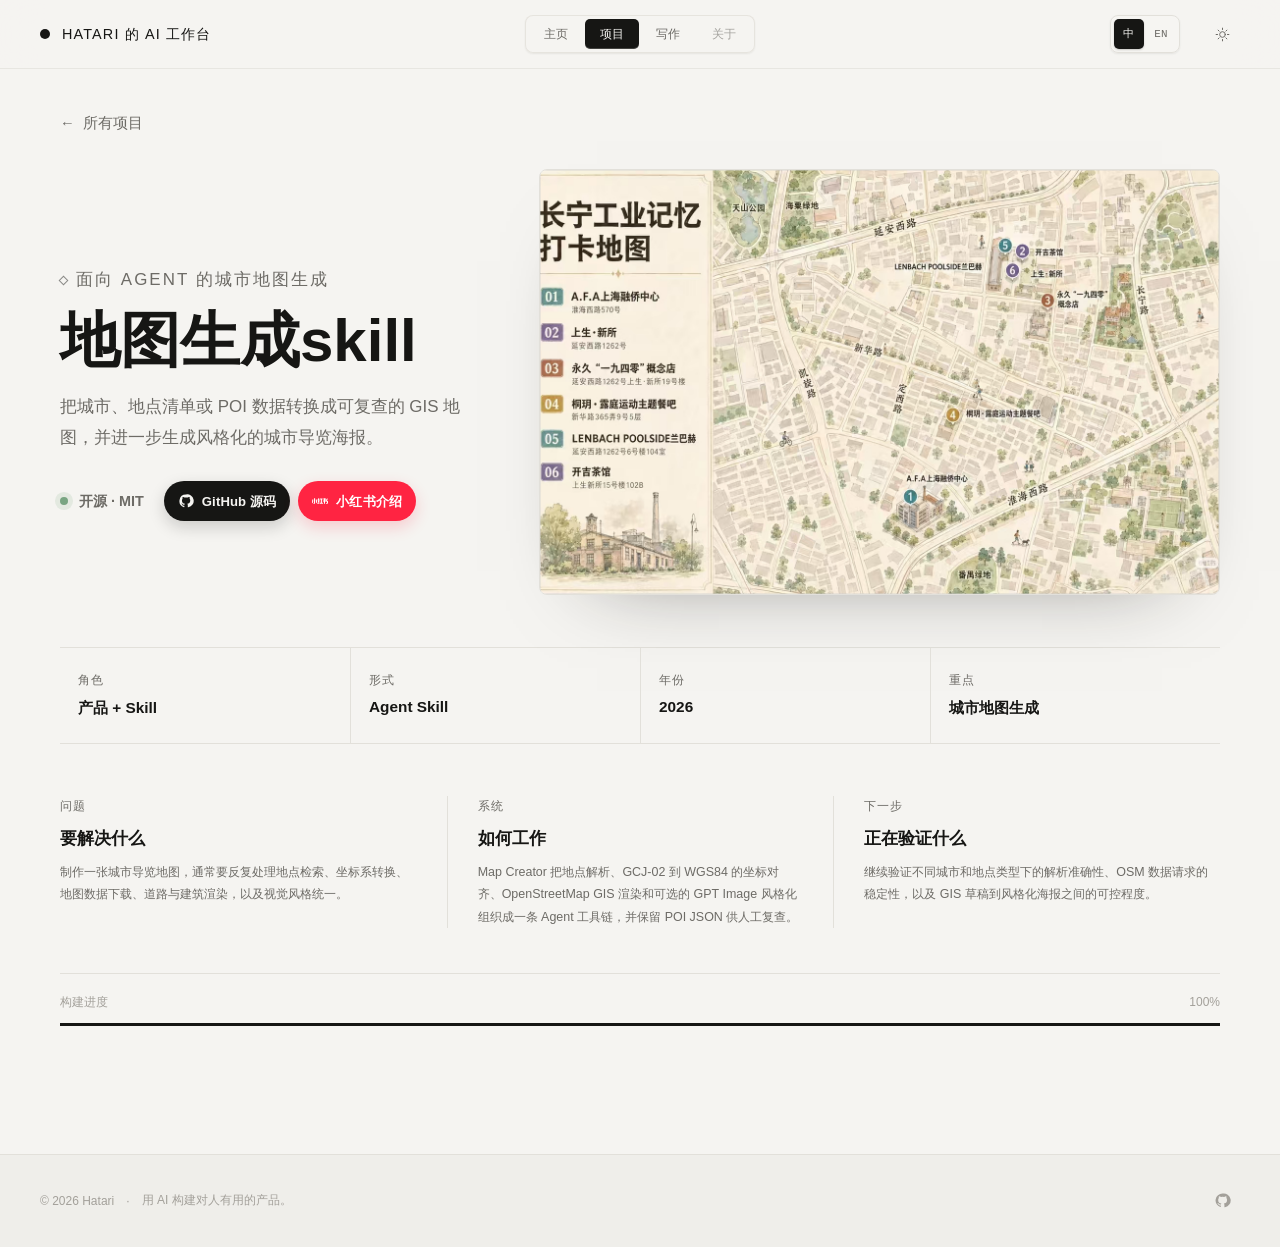
<file: project.html>
<!doctype html>
<html lang="zh-CN">
<head>
<meta charset="utf-8">
<meta name="viewport" content="width=device-width, initial-scale=1">
<meta http-equiv="refresh" content="0; url=projects/project.html">
<title>Project — Hatari's AI Workspace</title>
</head>
<body>
<p>Project details are now under <a href="projects/project.html">projects/</a>.</p>
<script>window.location.replace("projects/project.html"+window.location.search+window.location.hash);</script>
</body>
</html>
</file>
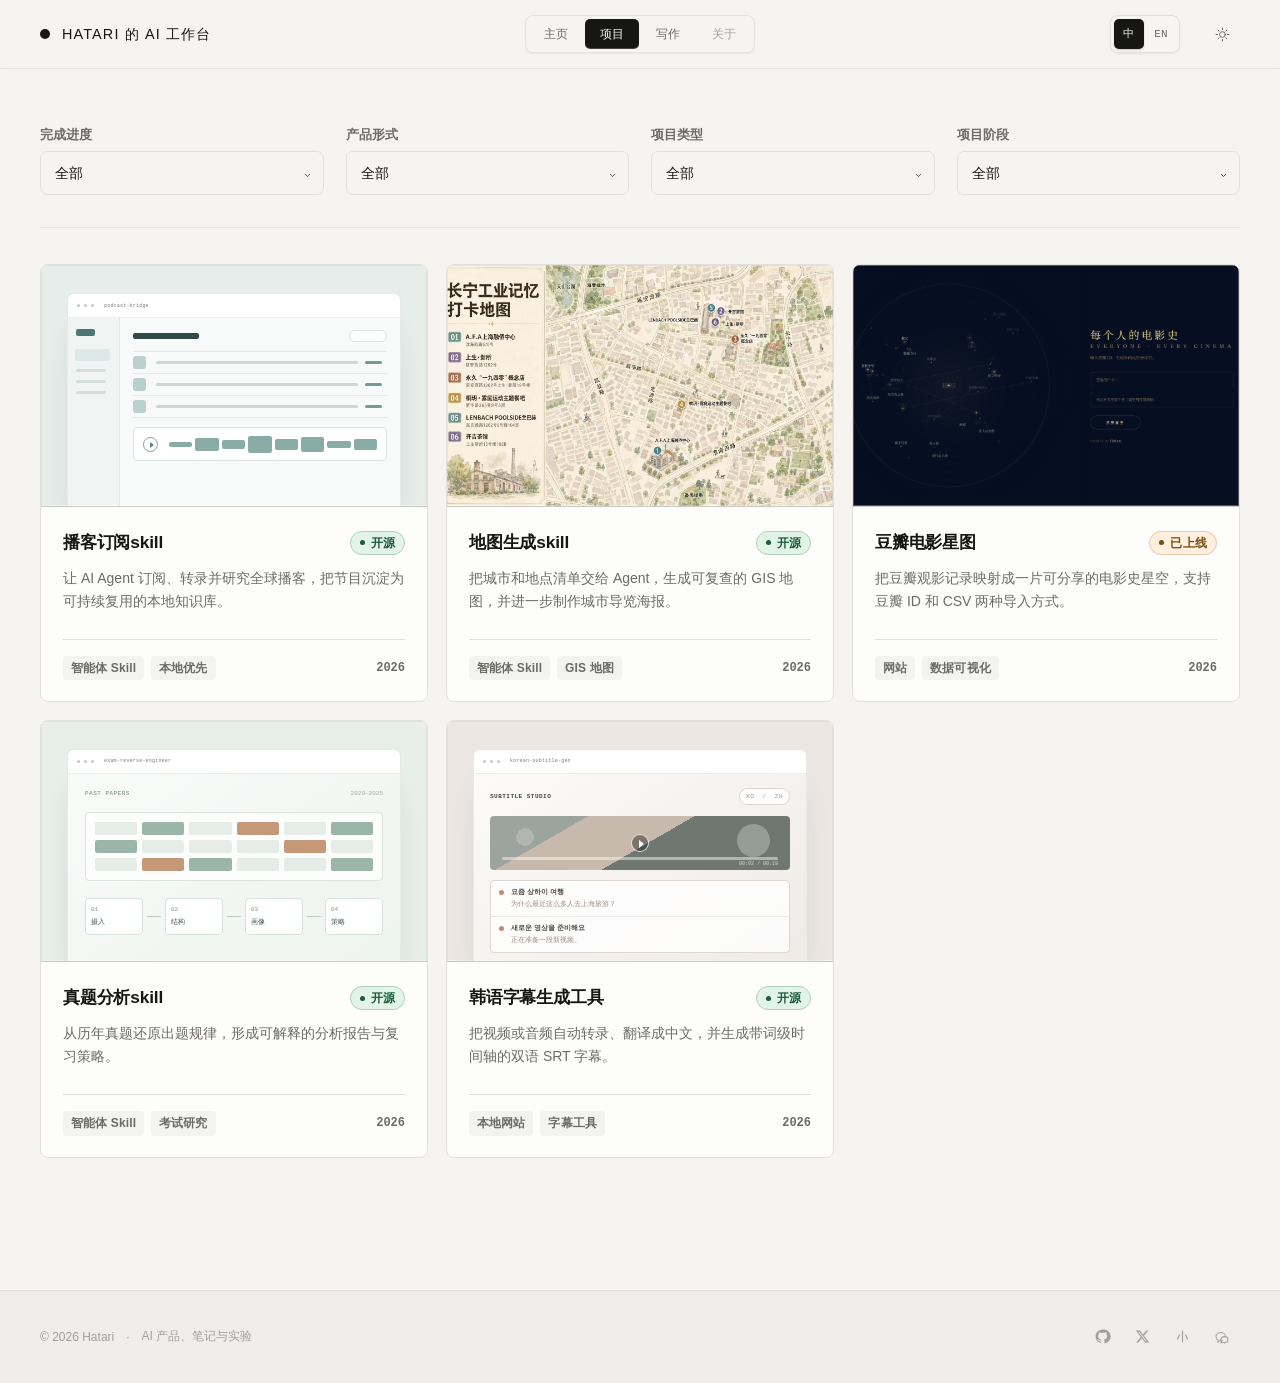
<file: projects.html>
<!doctype html>
<html lang="zh-CN">
<head>
<meta charset="utf-8">
<meta name="viewport" content="width=device-width, initial-scale=1">
<meta http-equiv="refresh" content="0; url=projects/index.html">
<title>Projects — Hatari's AI Workspace</title>
</head>
<body>
<p>Projects is now at <a href="projects/index.html">projects/index.html</a>.</p>
<script>window.location.replace("projects/index.html"+window.location.search+window.location.hash);</script>
</body>
</html>
</file>
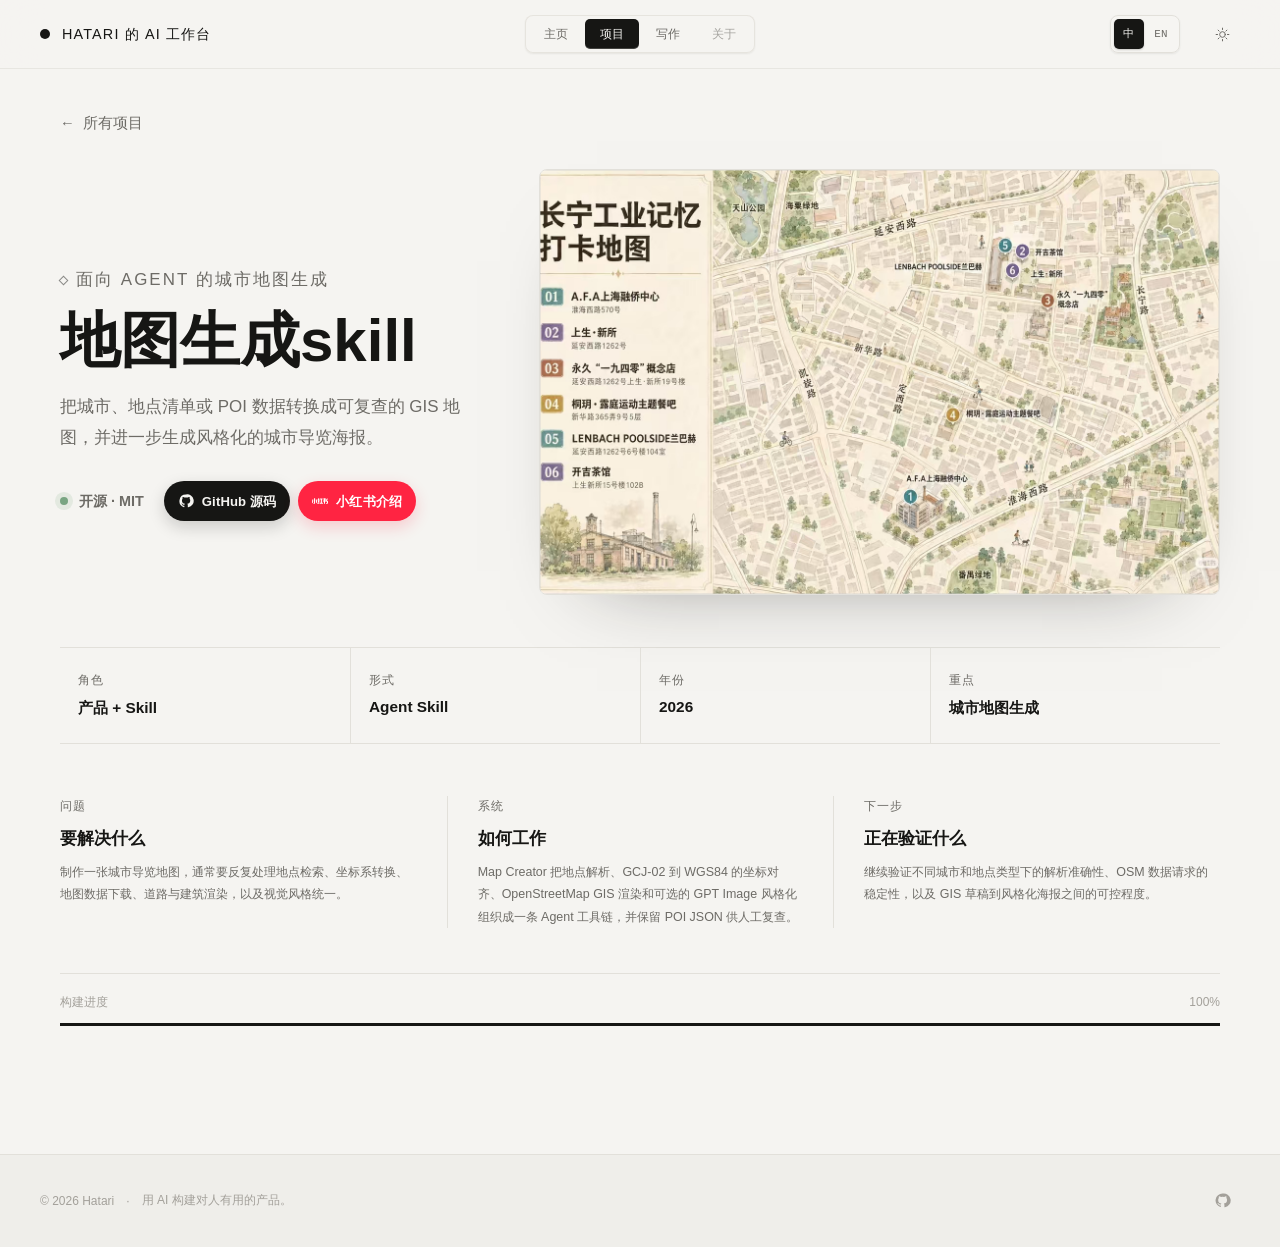
<file: projects/project.html>
<!doctype html>
<html lang="zh-CN">
<head>
<meta charset="utf-8">
<meta name="viewport" content="width=device-width, initial-scale=1">
<meta name="description" content="Hatari AI 产品项目详情。">
<title data-i18n-zh="项目详情 — Hatari 的 AI 工作台" data-i18n-en="Project — Hatari's AI Workspace">项目详情 — Hatari 的 AI 工作台</title>
<link rel="stylesheet" href="../subpages.css?v=20260812-6">
<link rel="stylesheet" href="../shared/site.css">
<script src="../shared/site.js"></script>
</head>
<body>

<header class="hdr">
  <div class="hdr-in shell">
    <a class="mark" href="../index.html" aria-label="返回首页"><i></i><span data-i18n-zh="Hatari 的 AI 工作台" data-i18n-en="Hatari&rsquo;s AI Workspace">Hatari 的 AI 工作台</span></a>
    <div class="hdr-right">
      <nav class="hdr-nav" aria-label="主导航">
        <a href="../index.html" data-i18n-zh="主页" data-i18n-en="Home">主页</a>
        <a href="index.html" aria-current="page" data-i18n-zh="项目" data-i18n-en="Projects">项目</a>
        <a href="../writing/index.html" data-i18n-zh="写作" data-i18n-en="Writing">写作</a>
        <span aria-disabled="true" data-i18n-zh="关于" data-i18n-en="About">关于</span>
      </nav>
      <div class="lang-switch" role="group" aria-label="语言切换">
        <button type="button" data-lang-option="zh" aria-pressed="true">中</button>
        <button type="button" data-lang-option="en" aria-pressed="false">EN</button>
      </div>
      <button class="icon-btn" id="theme" aria-label="切换深色模式">
        <svg viewBox="0 0 24 24" width="17" height="17" fill="none" stroke="currentColor" stroke-width="1.4" stroke-linecap="round" stroke-linejoin="round"><circle cx="12" cy="12" r="4"/><path d="M12 3v2M12 19v2M3 12h2M19 12h2M5.8 5.8l1.4 1.4M16.8 16.8l1.4 1.4M18.2 5.8l-1.4 1.4M7.2 16.8l-1.4 1.4"/></svg>
      </button>
    </div>
  </div>
</header>

<main>
  <div class="detail-shell">
    <a class="detail-back" href="index.html"><span aria-hidden="true">←</span> <span data-i18n-zh="所有项目" data-i18n-en="All projects">所有项目</span></a>

    <section class="detail-hero" aria-labelledby="project-title">
      <div class="detail-copy">
        <p class="eyebrow" id="project-kicker">AI 产品</p>
        <h1 id="project-title">正在加载项目……</h1>
        <p id="project-summary"></p>
        <div class="detail-meta">
          <div class="detail-status"><i aria-hidden="true"></i><span id="project-status"></span></div>
          <nav class="detail-links" id="project-links" aria-label="项目外部链接" hidden></nav>
        </div>
      </div>
      <div class="detail-visual" id="project-visual" aria-label="项目界面概念预览"></div>
    </section>

    <section class="detail-facts" aria-label="项目概况" id="project-facts"></section>

    <section class="detail-sections" aria-label="项目详情">
      <article class="detail-section"><span data-i18n-zh="问题" data-i18n-en="Problem">问题</span><h2 data-i18n-zh="要解决什么" data-i18n-en="What needed changing">要解决什么</h2><p id="project-problem"></p></article>
      <article class="detail-section"><span data-i18n-zh="系统" data-i18n-en="System">系统</span><h2 data-i18n-zh="如何工作" data-i18n-en="How it works">如何工作</h2><p id="project-system"></p></article>
      <article class="detail-section"><span data-i18n-zh="下一步" data-i18n-en="Next">下一步</span><h2 data-i18n-zh="正在验证什么" data-i18n-en="What I&rsquo;m testing">正在验证什么</h2><p id="project-next"></p></article>
    </section>

    <div class="detail-progress">
      <div class="detail-progress-head"><span data-i18n-zh="构建进度" data-i18n-en="Build progress">构建进度</span><span id="project-progress-label"></span></div>
      <div class="detail-progress-track"><i id="project-progress"></i></div>
    </div>

  </div>
</main>

<footer class="ftr">
  <div class="ftr-in shell">
    <p><span>&copy; 2026 Hatari</span><span aria-hidden="true">&middot;</span><span data-i18n-zh="用 AI 构建对人有用的产品。" data-i18n-en="Building useful things for humans with AI.">用 AI 构建对人有用的产品。</span></p>
    <ul class="socials">
      <li><a href="https://github.com/Hatari130" target="_blank" rel="noreferrer" aria-label="GitHub"><svg viewBox="0 0 24 24" width="17" height="17" fill="currentColor"><path d="M12 2.2a9.8 9.8 0 0 0-3.1 19.1c.5.1.7-.2.7-.5v-1.8c-2.7.6-3.3-1.3-3.3-1.3-.4-1.1-1.1-1.4-1.1-1.4-.9-.6.1-.6.1-.6 1 .1 1.5 1 1.5 1 .9 1.5 2.3 1.1 2.9.8.1-.6.4-1.1.7-1.4-2.2-.2-4.5-1.1-4.5-4.9 0-1.1.4-2 1-2.7-.1-.2-.4-1.2.1-2.6 0 0 .8-.3 2.7 1a9.3 9.3 0 0 1 4.9 0c1.9-1.3 2.7-1 2.7-1 .5 1.4.2 2.4.1 2.6.6.7 1 1.6 1 2.7 0 3.8-2.3 4.7-4.5 4.9.5.4.8 1.1.8 2.2v2.7c0 .3.2.6.8.5A9.8 9.8 0 0 0 12 2.2Z"/></svg></a></li>
    </ul>
  </div>
</footer>

<script>
(function(){
  var PROJECTS = {
    "map-creator":{
      title:"地图生成skill", titleEn:"Map Creator", kicker:"面向 Agent 的城市地图生成", status:"开源 · MIT", progress:100,
      summary:"把城市、地点清单或 POI 数据转换成可复查的 GIS 地图，并进一步生成风格化的城市导览海报。",
      facts:[["角色","产品 + Skill"],["形式","Agent Skill"],["年份","2026"],["重点","城市地图生成"]],
      problem:"制作一张城市导览地图，通常要反复处理地点检索、坐标系转换、地图数据下载、道路与建筑渲染，以及视觉风格统一。",
      system:"Map Creator 把地点解析、GCJ-02 到 WGS84 的坐标对齐、OpenStreetMap GIS 渲染和可选的 GPT Image 风格化组织成一条 Agent 工具链，并保留 POI JSON 供人工复查。",
      next:"继续验证不同城市和地点类型下的解析准确性、OSM 数据请求的稳定性，以及 GIS 草稿到风格化海报之间的可控程度。",
      links:[
        {kind:"github",href:"https://github.com/Hatari130/map-creator",label:"GitHub 源码",labelEn:"GitHub repository"},
        {kind:"xiaohongshu",href:"https://www.xiaohongshu.com/discovery/item/6a3aad58000000002102284a?source=webshare&xhsshare=pc_web&xsec_token=ABYyDCGwkm1nMj6CseLjTFmEphkA9ga24MLcTWfryYEmA=&xsec_source=pc_share",label:"小红书介绍",labelEn:"Xiaohongshu post"}
      ],
      en:{kicker:"City map generation for agents",status:"Open source · MIT",summary:"Turn cities, place lists, or POI data into reviewable GIS maps, then optionally generate stylized city guide posters.",facts:[["Role","Product + Skill"],["Format","Agent Skill"],["Year","2026"],["Focus","City map generation"]],problem:"Making a city guide map means repeatedly handling place lookup, coordinate conversion, map data, road and building rendering, and visual consistency.",system:"Map Creator organizes place resolution, GCJ-02 to WGS84 alignment, OpenStreetMap GIS rendering, and optional GPT Image stylization into an Agent toolchain, while keeping POI JSON available for human review.",next:"Keep testing resolution accuracy across cities and place types, the reliability of OSM requests, and how much control remains between the GIS draft and the stylized poster."},
      visual:"map"
    },
    "exam-reverse-engineer":{
      title:"真题分析skill", titleEn:"Exam Reverse Engineer", kicker:"面向自命题专业课的真题分析 Skill", status:"开源 · GitHub", progress:100,
      summary:"从历年真题中还原出题规律，输出分阶段报告与可执行的复习策略。",
      facts:[["角色","产品 + Skill"],["形式","Agent Skill"],["年份","2026"],["重点","真题研究"]],
      problem:"很多备考分析停留在“哪些知识点出现过”。但连续多年的自命题专业课真题，还包含题型结构、出题措辞、轮换周期和年度变量；如果只做频次统计，就会丢掉这些命题信号。",
      system:"Exam Reverse Engineer 把分析拆成四个阶段：先按年份整理题型、题量与分值，再建立知识点—年份矩阵并识别阶段和轮换周期；随后分析措辞、出题人偏好与外部事件响应，最后输出分级预测、优先级矩阵、时间分配、答题框架和模拟题。",
      next:"继续用不同学科和更长年份跨度验证方法边界，尤其关注样本不连续、题面不完整和反预测行为对结果的影响。",
      repo:"https://github.com/Hatari130/exam-reverse-engineer",
      en:{kicker:"A skill for reverse-engineering self-set exams",status:"Open source · GitHub",summary:"Recover question-setting patterns from past papers and turn them into staged analysis and study strategy.",facts:[["Role","Product + Skill"],["Format","Agent Skill"],["Year","2026"],["Focus","Exam research"]],problem:"Exam preparation often stops at counting which topics appeared. A continuous set of self-set papers also contains structural, wording, rotation, and yearly signals that frequency alone cannot explain.",system:"Exam Reverse Engineer works in four phases: classify each year's question types, counts, and scores; build a topic–year matrix and identify stages and rotation; analyze wording, setter preferences, and responses to external events; then produce tiered predictions, a priority matrix, time allocation, answer frameworks, and mock questions.",next:"Keep testing the method across disciplines and longer time spans, especially where samples are incomplete, question text is noisy, or setters deliberately break historical patterns."},
      visual:"exam"
    },
    "cinema-stars-maps":{
      title:"豆瓣电影星图", titleEn:"Cinema Stars Maps", kicker:"每个人的电影史 · 观影数据可视化", status:"已上线 · 在线体验", progress:100,
      summary:"把豆瓣观影记录变成一片可探索、可分享的电影史星空。",
      facts:[["角色","产品 + 网站"],["形式","网站"],["年份","2026"],["重点","观影可视化"]],
      problem:"电影记录通常停留在一张列表里：用户能看到看过什么，却很难感受到自己的观影轨迹、年代和电影之间的关系。",
      system:"后端抓取豆瓣公开观影页，或接收 CSV 备用导入；pipeline 按年份、国别与编辑库完成匹配和分区，再生成星空 JSON 与 SVG 海报。星等和星座是查询结果，不额外落库。",
      next:"继续补全编辑库，改善中文片名与年份的匹配，并在公开部署时把后台任务从轻量起步方案迁移到更稳定的队列与数据库。",
      links:[
        {kind:"website",href:"https://cinema-stars-maps.onrender.com/",label:"在线体验",labelEn:"Live website"},
        {kind:"xiaohongshu",href:"https://www.xiaohongshu.com/discovery/item/6a47d4d50000000007025bc2?source=webshare&xhsshare=pc_web&xsec_token=ABTBGBeoWjDeKBzUASzHJNEpa7URz_uD3eFtnNvTEGQCk=&xsec_source=pc_share",label:"小红书介绍",labelEn:"Xiaohongshu post"}
      ],
      en:{kicker:"Every cinema · personal film history",status:"Live · try it online",summary:"Turn a personal film diary into an explorable and shareable cinema star map.",facts:[["Role","Product + Website"],["Format","Website"],["Year","2026"],["Focus","Film data visualization"]],problem:"Film records usually stay as a list: people can see what they watched, but not the relationships between their viewing history, eras, regions, and films.",system:"The backend reads a public Douban film diary or accepts a CSV fallback; a pipeline matches and places films by year, country, and editorial lists, then generates star-map JSON and an SVG poster. Ratings and constellations remain query results rather than stored data.",next:"Keep expanding the editorial library, improve Chinese-title and year matching, and move background jobs from the lightweight starting setup to a more durable queue and database for public deployment."},
      visual:"cinema"
    },
    "korean-subtitle-gen":{
      title:"韩语字幕生成工具", titleEn:"Korean Subtitle Gen", kicker:"本地多语言双语字幕工作台", status:"开源 · GitHub", progress:100,
      summary:"把视频或音频自动转录、翻译成中文，并生成带词级时间轴的双语 SRT 字幕。",
      facts:[["角色","产品 + 工具"],["形式","本地网站"],["年份","2026"],["重点","多语言字幕"]],
      problem:"字幕制作往往要在下载素材、语音识别、翻译、断句和时间轴之间反复切换。对于韩语、日语或英语短视频，还需要让原文和中文译文保持准确对应。",
      system:"Korean Subtitle Gen 用 Whisper 识别视频或音频，翻译为中文并导出双语 SRT；词级时间戳用于保持字幕对齐，AI 断句用于把过长的识别结果重新整理成更适合短视频阅读的节奏。项目还提供 SRT 合并、JSON 时间轴和口播音频生成能力。",
      next:"继续改善多语言专有名词的识别与翻译质量，降低本地模型首次下载的门槛，并把字幕预览、断句和导出流程做得更连续。",
      repo:"https://github.com/Hatari130/korean-subtitle-gen",
      en:{kicker:"A local bilingual subtitle workspace",status:"Open source · GitHub",summary:"Transcribe and translate video or audio into bilingual SRT subtitles with word-level timing.",facts:[["Role","Product + Tool"],["Format","Local web app"],["Year","2026"],["Focus","Multilingual subtitles"]],problem:"Subtitle production often means switching between downloading media, speech recognition, translation, line breaking, and timeline editing. For Korean, Japanese, or English short videos, the original and Chinese translation also need to stay aligned.",system:"Korean Subtitle Gen uses Whisper to recognize video or audio, translates it into Chinese, and exports bilingual SRT. Word-level timestamps preserve alignment, while AI line breaking reshapes long recognition results into a rhythm that is easier to read in short videos. It also includes SRT merging, JSON timelines, and voiceover generation.",next:"Keep improving recognition and translation for multilingual proper nouns, reduce the friction of downloading local models for the first run, and make preview, line breaking, and export feel like one continuous workflow."},
      visual:"subtitle"
    },
  };

  function visual(type){
    if (type === "map") {
      return '<div class="project-shot shot-map"><img class="project-real-image" src="map-creator/changning-industrial-memory-map.jpg" alt="Map Creator 生成的长宁工业记忆打卡地图"></div>';
    }
    if (type === "cinema") {
      return '<div class="project-shot shot-cinema"><img class="project-real-image" src="cinema-stars-maps/cinema-stars-maps-site.png" alt="Cinema Stars Maps 每个人的电影史网站界面"></div>';
    }
    if (type === "exam") {
      return '<div class="project-shot shot-exam"><div class="shot-window"><div class="mock-topbar"><i></i><i></i><i></i><b>exam-reverse-engineer</b></div><div class="exam-mock"><div class="exam-mock-head"><span>PAST PAPERS</span><b>2020—2025</b></div><div class="exam-mock-matrix" aria-hidden="true"><i></i><i class="is-on"></i><i></i><i class="is-hot"></i><i></i><i class="is-on"></i><i class="is-on"></i><i></i><i></i><i></i><i class="is-hot"></i><i></i><i></i><i class="is-hot"></i><i class="is-on"></i><i></i><i></i><i class="is-on"></i></div><div class="exam-mock-flow"><span><b>01</b><em>摄入</em></span><i></i><span><b>02</b><em>结构</em></span><i></i><span><b>03</b><em>画像</em></span><i></i><span><b>04</b><em>策略</em></span></div></div></div></div>';
    }
    if (type === "subtitle") {
      return '<div class="project-shot shot-subtitle"><div class="shot-window"><div class="mock-topbar"><i></i><i></i><i></i><b>korean-subtitle-gen</b></div><div class="subtitle-mock"><div class="subtitle-mock-toolbar"><b>SUBTITLE STUDIO</b><span>KO&nbsp; / &nbsp;ZH</span></div><div class="subtitle-mock-video"><i class="subtitle-mock-play"></i><span></span><b>00:02 / 00:18</b></div><div class="subtitle-mock-lines"><span><i></i><b>요즘 상하이 여행</b><em>为什么最近这么多人去上海旅游？</em></span><span><i></i><b>새로운 영상을 준비해요</b><em>正在准备一段新视频。</em></span></div><div class="subtitle-mock-timeline"><i></i><i></i><i></i><i></i><i></i><i></i><i></i><i></i></div></div></div></div>';
    }
    return '<div class="project-shot shot-map"><img class="project-real-image" src="map-creator/changning-industrial-memory-map.jpg" alt="Map Creator 生成的长宁工业记忆打卡地图"></div>';
  }

  var slug = new URLSearchParams(window.location.search).get("project") || "map-creator";
  if (slug === "podcast-bridge") {
    window.location.replace("podcast-bridge/index.html");
    return;
  }
  var project = PROJECTS[slug] || PROJECTS["map-creator"];
  document.body.setAttribute("data-project",slug);
  function linkIcon(kind){
    if (kind === "github") {
      return '<svg width="16" height="16" viewBox="0 0 24 24" aria-hidden="true"><path fill="currentColor" d="M12 2.2a9.8 9.8 0 0 0-3.1 19.1c.5.1.7-.2.7-.5v-1.8c-2.7.6-3.3-1.3-3.3-1.3-.4-1.1-1.1-1.4-1.1-1.4-.9-.6.1-.6.1-.6 1 .1 1.5 1 1.5 1 .9 1.5 2.3 1.1 2.9.8.1-.6.4-1.1.7-1.4-2.2-.2-4.5-1.1-4.5-4.9 0-1.1.4-2 1-2.7-.1-.2-.4-1.2.1-2.6 0 0 .8-.3 2.7 1a9.3 9.3 0 0 1 4.9 0c1.9-1.3 2.7-1 2.7-1 .5 1.4.2 2.4.1 2.6.6.7 1 1.6 1 2.7 0 3.8-2.3 4.7-4.5 4.9.5.4.8 1.1.8 2.2v2.7c0 .3.2.6.8.5A9.8 9.8 0 0 0 12 2.2Z"/></svg>';
    }
    if (kind === "xiaohongshu") {
      return '<svg width="16" height="16" viewBox="0 0 24 24" aria-hidden="true"><path fill="currentColor" stroke="none" d="M22.405 9.879c.002.016.01.02.07.019h.725a.797.797 0 0 0 .78-.972.794.794 0 0 0-.884-.618.795.795 0 0 0-.692.794c0 .101-.002.666.001.777zm-11.509 4.808c-.203.001-1.353.004-1.685.003a2.528 2.528 0 0 1-.766-.126.025.025 0 0 0-.03.014L7.7 16.127a.025.025 0 0 0 .01.032c.111.06.336.124.495.124.66.01 1.32.002 1.981 0 .01 0 .02-.006.023-.015l.712-1.545a.025.025 0 0 0-.024-.036zM.477 9.91c-.071 0-.076.002-.076.01a.834.834 0 0 0-.01.08c-.027.397-.038.495-.234 3.06-.012.24-.034.389-.135.607-.026.057-.033.042.003.112.046.092.681 1.523.787 1.74.008.015.011.02.017.02.008 0 .033-.026.047-.044.147-.187.268-.391.371-.606.306-.635.44-1.325.486-1.706.014-.11.021-.22.03-.33l.204-2.616.022-.293c.003-.029 0-.033-.03-.034zm7.203 3.757a1.427 1.427 0 0 1-.135-.607c-.004-.084-.031-.39-.235-3.06a.443.443 0 0 0-.01-.082c-.004-.011-.052-.008-.076-.008h-1.48c-.03.001-.034.005-.03.034l.021.293c.076.982.153 1.964.233 2.946.05.4.186 1.085.487 1.706.103.215.223.419.37.606.015.018.037.051.048.049.02-.003.742-1.642.804-1.765.036-.07.03-.055.003-.112zm3.861-.913h-.872a.126.126 0 0 1-.116-.178l1.178-2.625a.025.025 0 0 0-.023-.035l-1.318-.003a.148.148 0 0 1-.135-.21l.876-1.954a.025.025 0 0 0-.023-.035h-1.56c-.01 0-.02.006-.024.015l-.926 2.068c-.085.169-.314.634-.399.938a.534.534 0 0 0-.02.191.46.46 0 0 0 .23.378.981.981 0 0 0 .46.119h.59c.041 0-.688 1.482-.834 1.972a.53.53 0 0 0-.023.172.465.465 0 0 0 .23.398c.15.092.342.12.475.12l1.66-.001c.01 0 .02-.006.023-.015l.575-1.28a.025.025 0 0 0-.024-.035zm-6.93-4.937H3.1a.032.032 0 0 0-.034.033c0 1.048-.01 2.795-.01 6.829 0 .288-.269.262-.28.262h-.74c-.04.001-.044.004-.04.047.001.037.465 1.064.555 1.263.01.02.03.033.051.033.157.003.767.009.938-.014.153-.02.3-.06.438-.132.3-.156.49-.419.595-.765.052-.172.075-.353.075-.533.002-2.33 0-4.66-.007-6.991a.032.032 0 0 0-.032-.032zm11.784 6.896c0-.014-.01-.021-.024-.022h-1.465c-.048-.001-.049-.002-.05-.049v-4.66c0-.072-.005-.07.07-.07h.863c.08 0 .075.004.075-.074V8.393c0-.082.006-.076-.08-.076h-3.5c-.064 0-.075-.006-.075.073v1.445c0 .083-.006.077.08.077h.854c.075 0 .07-.004.07.07v4.624c0 .095.008.084-.085.084-.37 0-1.11-.002-1.304 0-.048.001-.06.03-.06.03l-.697 1.519s-.014.025-.008.036c.006.01.013.008.058.008 1.748.003 3.495.002 5.243.002.03-.001.034-.006.035-.033v-1.539zm4.177-3.43c0 .013-.007.023-.02.024-.346.006-.692.004-1.037.004-.014-.002-.022-.01-.022-.024-.005-.434-.007-.869-.01-1.303 0-.072-.006-.071.07-.07l.733-.003c.041 0 .081.002.12.015.093.025.16.107.165.204.006.431.002 1.153.001 1.153zm2.67.244a1.953 1.953 0 0 0-.883-.222h-.18c-.04-.001-.04-.003-.042-.04V10.21c0-.132-.007-.263-.025-.394a1.823 1.823 0 0 0-.153-.53 1.533 1.533 0 0 0-.677-.71 2.167 2.167 0 0 0-1-.258c-.153-.003-.567 0-.72 0-.07 0-.068.004-.068-.065V7.76c0-.031-.01-.041-.046-.039H17.93s-.016 0-.023.007c-.006.006-.008.012-.008.023v.546c-.008.036-.057.015-.082.022h-.95c-.022.002-.028.008-.03.032v1.481c0 .09-.004.082.082.082h.913c.082 0 .072.128.072.128V11.19s.003.117-.06.117h-1.482c-.068 0-.06.082-.06.082v1.445s-.01.068.064.068h1.457c.082 0 .076-.006.076.079v3.225c0 .088-.007.081.082.081h1.43c.09 0 .082.007.082-.08v-3.27c0-.029.006-.035.033-.035l2.323-.003c.098 0 .191.02.28.061a.46.46 0 0 1 .274.407c.008.395.003.79.003 1.185 0 .259-.107.367-.33.367h-1.218c-.023.002-.029.008-.028.033.184.437.374.871.57 1.303a.045.045 0 0 0 .04.026c.17.005.34.002.51.003.15-.002.517.004.666-.01a2.03 2.03 0 0 0 .408-.075c.59-.18.975-.698.976-1.313v-1.981c0-.128-.01-.254-.034-.38 0 .078-.029-.641-.724-.998z"/></svg>';
    }
    return '<svg width="16" height="16" viewBox="0 0 24 24" aria-hidden="true"><path d="M7 17 17 7M9 7h8v8"/></svg>';
  }
  function renderProjectLinks(language){
    var links = project.links || [];
    if (!links.length && (project.website || project.repo)) {
      links = [{
        kind:project.website ? "website" : "github",
        href:project.website || project.repo,
        label:project.website ? "在线体验" : "GitHub 源码",
        labelEn:project.website ? "Live website" : "GitHub repository"
      }];
    }
    var linkGroup = document.getElementById("project-links");
    linkGroup.replaceChildren();
    linkGroup.hidden = links.length === 0;
    linkGroup.setAttribute("aria-label",language === "en" ? "Project links" : "项目外部链接");
    links.forEach(function(link){
      var label = language === "en" ? link.labelEn : link.label;
      var anchor = document.createElement("a");
      anchor.className = "detail-link detail-link--"+link.kind;
      anchor.href = link.href;
      anchor.target = "_blank";
      anchor.rel = "noopener noreferrer";
      anchor.setAttribute("aria-label",label+(language === "en" ? " (opens in a new tab)" : "（在新标签页打开）"));
      anchor.innerHTML = linkIcon(link.kind)+"<span></span>";
      anchor.querySelector("span").textContent = label;
      linkGroup.appendChild(anchor);
    });
  }
  function renderProject(language){
    var copy = language === "en" && project.en ? project.en : project;
    var projectTitle = language === "en" && project.titleEn ? project.titleEn : project.title;
    document.title = projectTitle+" — "+(language === "en" ? "Hatari's AI Workspace" : "Hatari 的 AI 工作台");
    document.getElementById("project-kicker").textContent = copy.kicker;
    document.getElementById("project-title").textContent = projectTitle;
    document.getElementById("project-summary").textContent = copy.summary;
    document.getElementById("project-status").textContent = copy.status;
    renderProjectLinks(language);
    document.getElementById("project-visual").innerHTML = visual(project.visual);
    document.getElementById("project-problem").textContent = copy.problem;
    document.getElementById("project-system").textContent = copy.system;
    document.getElementById("project-next").textContent = copy.next;
    document.getElementById("project-progress-label").textContent = project.progress+"%";
    document.getElementById("project-progress").style.setProperty("--progress",project.progress+"%");
    document.getElementById("project-facts").innerHTML = copy.facts.map(function(fact){
      return '<div class="detail-fact"><span>'+fact[0]+'</span><b>'+fact[1]+'</b></div>';
    }).join("");
  }
  renderProject(window.HATARI_LANG || "zh");
  document.addEventListener("hatari:languagechange",function(event){
    renderProject(event.detail && event.detail.lang === "en" ? "en" : "zh");
  });
  var btn = document.getElementById("theme");
  var dark = false;
  var sun = '<svg viewBox="0 0 24 24" width="17" height="17" fill="none" stroke="currentColor" stroke-width="1.4" stroke-linecap="round" stroke-linejoin="round"><circle cx="12" cy="12" r="4"/><path d="M12 3v2M12 19v2M3 12h2M19 12h2M5.8 5.8l1.4 1.4M16.8 16.8l1.4 1.4M18.2 5.8l-1.4 1.4M7.2 16.8l-1.4 1.4"/></svg>';
  var moon = '<svg viewBox="0 0 24 24" width="17" height="17" fill="none" stroke="currentColor" stroke-width="1.4" stroke-linecap="round" stroke-linejoin="round"><path d="M20 14.4A8.4 8.4 0 0 1 9.6 4a8.4 8.4 0 1 0 10.4 10.4Z"/></svg>';
  btn.addEventListener("click",function(){
    dark = !dark;
    document.documentElement.classList.toggle("dark",dark);
    btn.innerHTML = dark ? moon : sun;
    btn.setAttribute("aria-label",dark ? "切换到浅色模式" : "切换到深色模式");
  });
})();
</script>
</body>
</html>
</file>
<file: shared/site.css>
.lang-switch{
  display:inline-flex;
  align-items:center;
  gap:2px;
  padding:3px;
  border:1px solid var(--line,#e2e0da);
  border-radius:8px;
  background:color-mix(in oklab,var(--paper,#f5f4f1) 72%,transparent);
  box-shadow:0 1px 2px color-mix(in oklab,var(--ink,#161614) 8%,transparent);
  transition:background-color .25s,border-color .25s,box-shadow .25s;
}
.lang-switch button{
  min-width:30px;
  height:30px;
  padding:0 8px;
  border-radius:5px;
  color:var(--ink-2,#6f6d67);
  font-family:var(--ff-mono,ui-monospace,monospace);
  font-size:.68rem;
  line-height:1;
  letter-spacing:.02em;
  user-select:none;
  -webkit-tap-highlight-color:transparent;
  transition:background-color .2s,color .2s,scale .16s;
}
.lang-switch button:hover{color:var(--ink,#161614)}
.lang-switch button:focus-visible{
  outline:2px solid color-mix(in oklab,var(--ink,#161614) 45%,transparent);
  outline-offset:2px;
}
.lang-switch button:active{scale:.96}
.lang-switch button[aria-pressed="true"]{
  background:var(--ink,#161614);
  color:var(--paper,#f5f4f1);
  box-shadow:0 1px 2px color-mix(in oklab,var(--ink,#161614) 20%,transparent);
}
@media (max-width:720px){
  .lang-switch{padding:2px}
  .lang-switch button{min-width:27px;height:28px;padding:0 6px;font-size:.64rem}
}
</file>
<file: subpages.css>
:root{
  --paper:#f5f4f1;
  --paper-2:#efeeea;
  --surface:#fdfdfc;
  --ink:#161614;
  --ink-2:#6d6b66;
  --ink-3:#a3a09a;
  --line:#e2e0da;
  --status-open-fg:oklch(.43 .09 155);
  --status-open-bg:oklch(.95 .025 155);
  --status-open-line:oklch(.83 .05 155);
  --status-live-fg:oklch(.46 .09 70);
  --status-live-bg:oklch(.96 .028 70);
  --status-live-line:oklch(.85 .055 70);
  --ff-display:"Arial Nova","Aptos Display","Helvetica Neue",Arial,"PingFang SC","Hiragino Sans GB","Noto Sans SC","Microsoft YaHei",sans-serif;
  --ff-sans:Aptos,"Segoe UI","PingFang SC","Hiragino Sans GB","Noto Sans SC","Microsoft YaHei",sans-serif;
  --ff-mono:ui-monospace,"SF Mono",SFMono-Regular,Menlo,Consolas,monospace;
}
html.dark{
  --paper:#131312;
  --paper-2:#191917;
  --surface:#1f1f1c;
  --ink:#ecebe6;
  --ink-2:#9b9891;
  --ink-3:#706d67;
  --line:#2b2a26;
  --status-open-fg:oklch(.8 .09 155);
  --status-open-bg:oklch(.27 .035 155);
  --status-open-line:oklch(.42 .055 155);
  --status-live-fg:oklch(.84 .08 70);
  --status-live-bg:oklch(.28 .035 70);
  --status-live-line:oklch(.44 .055 70);
}

*,*::before,*::after{box-sizing:border-box}
html,body{margin:0}
html{background:var(--paper);scroll-behavior:smooth}
body{
  min-height:100vh;display:flex;flex-direction:column;
  background:var(--paper);color:var(--ink);
  font-family:var(--ff-sans);font-size:16px;
  -webkit-font-smoothing:antialiased;text-rendering:optimizeLegibility;
}
a{color:inherit;text-decoration:none}
button{font:inherit;color:inherit;background:none;border:0;padding:0;cursor:pointer}
ul{list-style:none;margin:0;padding:0}
::selection{background:color-mix(in oklab,var(--ink) 16%,transparent)}
:focus-visible{outline:2px solid color-mix(in oklab,var(--ink) 55%,transparent);outline-offset:3px}
.shell{width:min(100%,1440px);margin:0 auto}

.hdr{
  position:sticky;top:0;z-index:50;
  border-bottom:1px solid color-mix(in oklab,var(--line) 70%,transparent);
  background:color-mix(in oklab,var(--paper) 84%,transparent);
  backdrop-filter:blur(20px);-webkit-backdrop-filter:blur(20px);
}
.hdr-in{height:68px;display:flex;align-items:center;justify-content:space-between;padding:0 40px;position:relative}
.mark{display:flex;align-items:center;gap:12px}
.mark i{width:10px;height:10px;border-radius:99px;background:var(--ink)}
.mark span{font-family:var(--ff-mono);font-size:.9rem;text-transform:uppercase;letter-spacing:.1em}
html[data-lang="zh"] .mark span{font-family:var(--ff-sans);font-weight:500;letter-spacing:.08em}
.hdr-right{display:flex;align-items:center;gap:24px;margin-left:auto}
.hdr-nav{
  position:absolute;left:50%;transform:translateX(-50%);
  display:inline-flex;align-items:center;gap:2px;padding:3px;
  border:1px solid color-mix(in oklab,var(--line) 82%,transparent);border-radius:8px;
  background:color-mix(in oklab,var(--paper) 72%,transparent);
  box-shadow:0 1px 2px color-mix(in oklab,var(--ink) 7%,transparent);
  transition:background-color .25s,border-color .25s,box-shadow .25s;
}
.hdr-nav a,.hdr-nav span{
  position:relative;display:inline-flex;align-items:center;justify-content:center;
  min-width:54px;height:30px;padding:0 12px;border-radius:5px;
  font-size:.78rem;letter-spacing:0;color:var(--ink-2);
  user-select:none;
  -webkit-tap-highlight-color:transparent;
  transition:background-color .2s,color .2s,scale .16s;
}
.hdr-nav a:hover{
  background:color-mix(in oklab,var(--ink) 5%,transparent);color:var(--ink)
}
.hdr-nav a:focus-visible{outline:2px solid color-mix(in oklab,var(--ink) 45%,transparent);outline-offset:2px}
.hdr-nav a:active{scale:.96}
.hdr-nav a[aria-current="page"]{
  background:var(--ink);color:var(--paper);
  box-shadow:inset 0 -1px 0 color-mix(in oklab,var(--paper) 20%,transparent)
}
.hdr-nav span{opacity:.58;cursor:default}
.icon-btn{
  width:36px;height:36px;border-radius:99px;display:grid;place-items:center;
  color:var(--ink-2);-webkit-tap-highlight-color:transparent;
  transition:background-color .25s,color .25s,scale .16s;
}
.icon-btn:hover{background:color-mix(in oklab,var(--ink) 5%,transparent);color:var(--ink)}
.icon-btn:active{scale:.96}

main{flex:1}
.page-shell{width:min(100%,1320px);margin:0 auto;padding:48px 40px 132px}
.page-intro{padding-bottom:46px;border-bottom:1px solid var(--line)}
.eyebrow{
  margin:0 0 22px;display:flex;align-items:center;gap:9px;
  font-family:var(--ff-sans);font-size:.75rem;font-weight:500;text-transform:uppercase;
  letter-spacing:.12em;color:var(--ink-3);
}
.eyebrow::before{
  content:"";width:7px;height:7px;rotate:45deg;
  border:1px solid color-mix(in oklab,var(--ink) 48%,transparent);
}
.intro-grid{display:grid;grid-template-columns:minmax(0,1.4fr) minmax(260px,.6fr);gap:56px;align-items:end}
.intro-grid h1{
  margin:0;max-width:10ch;font-family:var(--ff-display);
  font-size:6.4rem;font-weight:600;line-height:.94;letter-spacing:0;
}
.intro-grid p{
  margin:0 0 6px;max-width:42ch;font-size:.95rem;line-height:1.9;color:var(--ink-2);
}

.projects-head{
  width:100%;padding:10px 0 32px;border-bottom:1px solid color-mix(in oklab,var(--line) 72%,transparent);
}
.project-page-title{
  position:absolute;width:1px;height:1px;padding:0;margin:-1px;overflow:hidden;
  clip:rect(0,0,0,0);white-space:nowrap;border:0;
}
.project-filter-panel{
  display:grid;grid-template-columns:repeat(4,minmax(0,1fr));gap:22px;align-items:end;
  width:100%;padding:0;border:0;border-radius:0;background:transparent;box-shadow:none;
}
.project-filter-field{display:grid;grid-template-columns:1fr;gap:9px;min-width:0}
.project-filter-label{
  font-family:var(--ff-sans);font-size:.8rem;font-weight:600;line-height:1.2;letter-spacing:.01em;
  color:var(--ink-2);transition:color .25s;
}
.project-filter-select-wrap{position:relative;width:100%}
.project-filter-select{
  width:100%;height:44px;padding:0 38px 0 14px;border:1px solid var(--line);border-radius:7px;
  appearance:none;background:color-mix(in oklab,var(--paper) 72%,transparent);
  color:var(--ink);font:inherit;font-size:.875rem;font-weight:500;line-height:1;cursor:pointer;
  -webkit-tap-highlight-color:transparent;
  transition:border-color .25s,background-color .25s,box-shadow .25s,scale .16s;
}
.project-filter-select:hover{border-color:color-mix(in oklab,var(--ink) 24%,var(--line));background:var(--paper)}
.project-filter-select:focus-visible{outline:0;border-color:var(--ink);box-shadow:0 0 0 3px color-mix(in oklab,var(--ink) 10%,transparent)}
.project-filter-select:active{scale:.96}
.project-filter-select-arrow{
  position:absolute;top:50%;right:13px;translate:0 -57%;pointer-events:none;
  color:var(--ink-2);font-size:1rem;line-height:1;
}
.project-filter-field.is-active .project-filter-label{color:var(--ink)}
.project-filter-field.is-active .project-filter-label::after{
  content:"";display:inline-block;width:4px;height:4px;margin:0 0 1px 6px;border-radius:99px;background:var(--ink);
}
.project-filter-field.is-active .project-filter-select{border-color:var(--ink);box-shadow:inset 3px 0 0 var(--ink)}
.project-filter-field.is-active .project-filter-select:focus-visible{
  box-shadow:inset 3px 0 0 var(--ink),0 0 0 3px color-mix(in oklab,var(--ink) 10%,transparent)
}

.projects-grid{display:grid;grid-template-columns:repeat(3,minmax(0,1fr));gap:18px;margin-top:36px}
.project-card{
  display:flex;flex-direction:column;min-width:0;overflow:hidden;border:1px solid var(--line);border-radius:8px;background:var(--surface);
  -webkit-tap-highlight-color:transparent;
  transition:translate .45s cubic-bezier(.16,1,.3,1),border-color .35s,box-shadow .45s;
}
.project-card[hidden]{display:none}
.project-card:hover{
  translate:0 -5px;border-color:color-mix(in oklab,var(--ink) 20%,var(--line));
  box-shadow:0 22px 46px -34px rgba(25,23,20,.38);
}
.project-card:focus-visible{outline:2px solid color-mix(in oklab,var(--ink) 45%,transparent);outline-offset:4px}
.project-empty{
  grid-column:1/-1;padding:54px 20px;border:1px dashed var(--line);border-radius:8px;
  text-align:center;color:var(--ink-3);
}
.project-empty p{margin:0;font-size:.85rem}
.project-shot{
  position:relative;aspect-ratio:16/10;overflow:hidden;border-bottom:1px solid var(--line);
  background:#eceef2;color:#343538;
  outline:1px solid oklch(0 0 0 / .1);outline-offset:-1px;
}
html.dark .project-shot{outline-color:oklch(1 0 0 / .12)}
.project-shot::after{
  content:"";position:absolute;inset:0;pointer-events:none;
  box-shadow:inset 0 0 0 1px rgba(255,255,255,.3);
}
.shot-podcast{background:#e7edeb}
.shot-map{background:#e9e2d3}
.shot-cinema{background:#060f22}
.shot-exam{background:#e8eee9}
.shot-subtitle{background:#ece7e2}
.shot-map .project-real-image{display:block;width:100%;height:100%;object-fit:cover;object-position:center}
.shot-cinema .project-real-image{display:block;width:100%;height:100%;object-fit:cover;object-position:center}
.shot-window{
  position:absolute;left:26px;right:26px;top:28px;bottom:-24px;overflow:hidden;
  border:1px solid rgba(34,36,40,.08);border-radius:7px;background:#fafafa;
  box-shadow:0 22px 40px -24px rgba(35,37,42,.32);
}
.mock-topbar{
  height:24px;display:flex;align-items:center;gap:4px;padding:0 9px;
  border-bottom:1px solid #ececec;background:#fff;
}
.mock-topbar i{width:3px;height:3px;border-radius:99px;background:#c8c8c8}
.mock-topbar b{
  margin-left:6px;font-family:var(--ff-mono);font-size:5px;font-weight:500;
  letter-spacing:.04em;color:#797979;
}
.podcast-mock{height:calc(100% - 24px);display:grid;grid-template-columns:52px 1fr;background:#f8faf9}
.podcast-mock-nav{padding:11px 8px;border-right:1px solid #e4e9e7;background:#f0f5f3}
.podcast-mock-mark{display:block;width:19px;height:7px;margin-bottom:13px;border-radius:2px;background:#4d7773}
.podcast-mock-nav i{display:block;width:30px;height:3px;margin:8px 0;border-radius:2px;background:#d3ddda}
.podcast-mock-nav i.is-active{width:35px;height:12px;margin-left:-1px;background:#dce9e6}
.podcast-mock-main{padding:12px 13px}
.podcast-mock-head{display:flex;align-items:center;justify-content:space-between}
.podcast-mock-head b{width:66px;height:6px;border-radius:2px;background:#2f4b49}
.podcast-mock-head i{width:38px;height:12px;border:1px solid #dbe5e2;border-radius:99px;background:#fff}
.podcast-mock-list{margin-top:9px;border-top:1px solid #e4e9e7}
.podcast-mock-list>span{height:22px;display:grid;grid-template-columns:16px 1fr 22px;gap:7px;align-items:center;border-bottom:1px solid #e7ecea}
.podcast-mock-list i{width:13px;height:13px;border-radius:3px;background:#b9d1cd}
.podcast-mock-list b{height:3px;border-radius:2px;background:#cdd7d4}
.podcast-mock-list em{width:17px;height:3px;border-radius:2px;background:#769b96}
.podcast-mock-player{height:34px;display:grid;grid-template-columns:17px 1fr;gap:9px;align-items:center;margin-top:9px;padding:0 9px;border:1px solid #dfe7e5;border-radius:4px;background:#fff}
.podcast-mock-player>b{width:15px;height:15px;border:1px solid #7fa09c;border-radius:99px;position:relative}
.podcast-mock-player>b::after{content:"";position:absolute;left:6px;top:4px;border-left:4px solid #5e8782;border-top:3px solid transparent;border-bottom:3px solid transparent}
.podcast-mock-player>span{height:20px;display:flex;align-items:center;gap:3px}
.podcast-mock-player span i{flex:1;min-width:2px;border-radius:2px;background:#8aaca7}
.podcast-mock-player span i:nth-child(1){height:25%}.podcast-mock-player span i:nth-child(2){height:62%}.podcast-mock-player span i:nth-child(3){height:42%}.podcast-mock-player span i:nth-child(4){height:82%}.podcast-mock-player span i:nth-child(5){height:52%}.podcast-mock-player span i:nth-child(6){height:74%}.podcast-mock-player span i:nth-child(7){height:36%}.podcast-mock-player span i:nth-child(8){height:58%}
.exam-mock{height:calc(100% - 24px);padding:16px 17px;background:linear-gradient(145deg,#f9fbf9,#edf3ef)}
.exam-mock-head{display:flex;align-items:center;justify-content:space-between;font-family:var(--ff-mono);font-size:6px;letter-spacing:.08em;color:#72847d}
.exam-mock-head b{font-weight:500;color:#9ba7a2;letter-spacing:0}
.exam-mock-matrix{display:grid;grid-template-columns:repeat(6,1fr);gap:5px;margin-top:15px;padding:9px;border:1px solid #dbe5de;border-radius:4px;background:rgba(255,255,255,.72)}
.exam-mock-matrix i{display:block;height:13px;border-radius:2px;background:#e6ece7}
.exam-mock-matrix i.is-on{background:#9bb6a9}
.exam-mock-matrix i.is-hot{background:#c59878}
.exam-mock-flow{display:grid;grid-template-columns:1fr 14px 1fr 14px 1fr 14px 1fr;align-items:center;gap:4px;margin-top:17px}
.exam-mock-flow span{display:flex;flex-direction:column;gap:4px;padding:7px 5px;border:1px solid #d9e3dd;border-radius:4px;background:#fff}
.exam-mock-flow b{font-family:var(--ff-mono);font-size:6px;font-weight:500;color:#789486}
.exam-mock-flow em{font-size:7px;font-style:normal;color:#465952}
.exam-mock-flow>i{height:1px;background:#b8c9bf}

.subtitle-mock{height:calc(100% - 24px);padding:14px 16px;background:linear-gradient(145deg,#fcfbfa,#eee9e4)}
.subtitle-mock-toolbar{display:flex;align-items:center;justify-content:space-between;color:#837970;font-family:var(--ff-mono);font-size:6px;letter-spacing:.08em}
.subtitle-mock-toolbar b{font-weight:600;color:#4a403b}
.subtitle-mock-toolbar span{padding:4px 6px;border:1px solid #ded6d0;border-radius:99px;background:#fff;color:#9a8e86}
.subtitle-mock-video{position:relative;height:54px;margin-top:11px;overflow:hidden;border-radius:4px;background:linear-gradient(150deg,#9da39f 0 25%,#c7b9ab 25% 52%,#6e7770 52% 100%)}
.subtitle-mock-video::before,.subtitle-mock-video::after{content:"";position:absolute;border-radius:50%;background:rgba(255,255,255,.28)}
.subtitle-mock-video::before{width:33px;height:33px;right:20px;top:8px}.subtitle-mock-video::after{width:18px;height:18px;left:26px;top:12px;background:rgba(255,255,255,.2)}
.subtitle-mock-video span{position:absolute;left:12px;right:12px;bottom:10px;height:3px;border-radius:2px;background:rgba(255,255,255,.46)}
.subtitle-mock-video b{position:absolute;right:12px;bottom:3px;color:rgba(255,255,255,.76);font:500 5px var(--ff-mono)}
.subtitle-mock-play{position:absolute;z-index:1;left:50%;top:50%;width:18px;height:18px;translate:-50% -50%;border:1px solid rgba(255,255,255,.78);border-radius:50%;background:rgba(37,34,32,.45)}
.subtitle-mock-play::after{content:"";position:absolute;left:7px;top:5px;border-left:5px solid #fff;border-top:4px solid transparent;border-bottom:4px solid transparent}
.subtitle-mock-lines{margin-top:10px;border:1px solid #ded7d2;border-radius:4px;background:rgba(255,255,255,.82)}
.subtitle-mock-lines span{display:grid;grid-template-columns:8px 1fr;gap:4px;padding:7px 8px;border-bottom:1px solid #eee9e5}
.subtitle-mock-lines span:last-child{border-bottom:0}
.subtitle-mock-lines i{width:5px;height:5px;margin-top:2px;border-radius:50%;background:#c58a73}
.subtitle-mock-lines b,.subtitle-mock-lines em{grid-column:2;overflow:hidden;white-space:nowrap;text-overflow:ellipsis;font-size:7px;line-height:1.2;font-style:normal}
.subtitle-mock-lines b{color:#4e4843}.subtitle-mock-lines em{color:#9a8e87}
.subtitle-mock-timeline{display:flex;align-items:center;gap:3px;height:18px;margin-top:9px;padding:0 8px;border:1px solid #ded7d2;border-radius:4px;background:#fff}
.subtitle-mock-timeline i{flex:1;height:4px;border-radius:2px;background:#cba899}.subtitle-mock-timeline i:nth-child(2),.subtitle-mock-timeline i:nth-child(5){height:8px;background:#a98173}.subtitle-mock-timeline i:nth-child(4),.subtitle-mock-timeline i:nth-child(7){height:6px}

.project-body{display:flex;flex:1;flex-direction:column;padding:24px 22px 21px}
.project-top{display:flex;align-items:flex-start;justify-content:space-between;gap:18px}
.project-top h2{margin:0;font-size:1.08rem;font-weight:600;line-height:1.28;letter-spacing:-.01em;text-wrap:balance}
.project-status{
  display:inline-flex;align-items:center;gap:6px;flex:0 0 auto;padding:5px 9px;border:1px solid var(--line);border-radius:99px;
  font-family:var(--ff-sans);font-size:.75rem;font-weight:600;line-height:1;letter-spacing:.02em;color:var(--ink-2);white-space:nowrap;
}
.project-status::before{content:"";width:5px;height:5px;border-radius:99px;background:currentColor}
.project-status[data-status="open-source"]{color:var(--status-open-fg);border-color:var(--status-open-line);background:var(--status-open-bg)}
.project-status[data-status="live"]{color:var(--status-live-fg);border-color:var(--status-live-line);background:var(--status-live-bg)}
.project-body>p{flex:1;min-height:52px;margin:12px 0 20px;font-size:.875rem;line-height:1.65;color:var(--ink-2);text-wrap:pretty}
.project-meta{display:flex;align-items:center;justify-content:space-between;gap:14px;padding-top:16px;border-top:1px solid var(--line)}
.project-tags{display:flex;flex-wrap:wrap;gap:7px}
.project-tags li{
  padding:5px 8px;border-radius:4px;background:color-mix(in oklab,var(--ink) 4%,transparent);
  font-family:var(--ff-sans);font-size:.75rem;font-weight:600;line-height:1.2;letter-spacing:.01em;color:var(--ink-2);white-space:nowrap;
}
.project-tags li+li::before{content:none}
.project-year{
  font-family:var(--ff-mono);font-size:.75rem;font-weight:600;line-height:1;color:var(--ink-2);
  font-variant-numeric:tabular-nums;
}

.thinking-intro .writing-page-title{
  display:flex;align-items:center;gap:13px;margin:0;
  font-family:var(--ff-sans);font-size:2.35rem;font-weight:700;line-height:1.18;letter-spacing:-.035em;
}
.thinking-intro .writing-page-title::before{
  content:"";width:10px;height:10px;flex:0 0 auto;rotate:45deg;
  border:1px solid color-mix(in oklab,var(--ink) 48%,transparent);
}
.thinking-intro .writing-page-description{
  max-width:64ch;margin:14px 0 0;font-size:1.02rem;font-weight:600;line-height:1.75;color:var(--ink);
}
.thinking-list{margin-top:28px;border-top:1px solid var(--line)}
.thought-row{
  display:grid;grid-template-columns:122px minmax(0,1fr) 32px 22px;gap:24px;align-items:start;
  padding:31px 8px;border-bottom:1px solid var(--line);
  transition:padding-left .35s cubic-bezier(.16,1,.3,1),background .3s;
}
.thought-row:hover{padding-left:16px;background:color-mix(in oklab,var(--surface) 48%,transparent)}
.thought-date{
  padding-top:3px;font-family:var(--ff-mono);font-size:.8rem;font-weight:600;line-height:1.4;
  font-variant-numeric:tabular-nums;letter-spacing:.045em;color:var(--ink-2);
}
.thought-copy{min-width:0}
.thought-kind{
  display:block;margin-bottom:9px;font-family:var(--ff-sans);font-size:.8rem;font-weight:600;line-height:1.4;
  text-transform:uppercase;letter-spacing:.08em;color:var(--ink-2);
}
.thought-source{
  width:32px;height:32px;display:grid;place-items:center;border-radius:8px;color:#fff;background:#ff2442;
  box-shadow:0 5px 14px rgba(255,36,66,.2);transition:background-color .2s,box-shadow .2s,translate .2s,scale .16s;
}
.thought-source svg{width:18px;height:18px;fill:currentColor}
.thought-row:hover .thought-source{translate:0 -1px;background:#eb1735;box-shadow:0 8px 18px rgba(255,36,66,.28)}
.thought-row:active .thought-source{translate:0 0;scale:.96}
.thought-copy h2{margin:0;font-size:1.18rem;font-weight:600;line-height:1.35;letter-spacing:0}
.thought-copy p{margin:8px 0 0;max-width:68ch;font-size:.8rem;line-height:1.75;color:var(--ink-2)}
.thought-arrow{padding-top:2px;color:var(--ink-3);transition:translate .3s,color .3s}
.thought-row:hover .thought-arrow{translate:4px 0;color:var(--ink)}

/* Project detail */
.detail-shell{width:min(100%,1240px);margin:0 auto;padding:44px 40px 128px}
.detail-back{display:inline-flex;align-items:center;gap:8px;margin-bottom:35px;font-family:var(--ff-sans);font-size:.92rem;line-height:1.4;color:var(--ink-2);transition:color .25s}
.detail-back:hover{color:var(--ink)}
.detail-hero{display:grid;grid-template-columns:minmax(300px,.76fr) minmax(0,1.24fr);gap:62px;align-items:center;padding-bottom:52px;border-bottom:1px solid var(--line)}
.detail-copy .eyebrow{margin-bottom:17px}
.detail-copy h1{margin:0;font-family:var(--ff-display);font-size:5.2rem;font-weight:600;line-height:.93;letter-spacing:0}
body[data-project="map-creator"] .detail-copy h1,
body[data-project="exam-reverse-engineer"] .detail-copy h1,
body[data-project="cinema-stars-maps"] .detail-copy h1{font-size:clamp(3.75rem,4.25vw,4.25rem)}
body[data-project="korean-subtitle-gen"] .detail-copy h1{font-size:clamp(3.15rem,3.65vw,3.65rem)}
html[data-lang="zh"] body[data-project] .detail-copy h1{white-space:nowrap}
.detail-copy>p{margin:23px 0 0;max-width:46ch;font-size:1.06rem;line-height:1.82;color:var(--ink-2)}
.detail-meta{display:flex;align-items:center;flex-wrap:wrap;gap:14px 20px;margin-top:28px}
.detail-status{display:flex;align-items:center;gap:11px;font-family:var(--ff-sans);font-size:.9rem;font-weight:600;line-height:1.4;color:var(--ink-2);white-space:nowrap}
.detail-status i{width:8px;height:8px;border-radius:99px;background:#79a582;box-shadow:0 0 0 5px color-mix(in oklab,#79a582 15%,transparent)}
.detail-links{display:flex;align-items:center;flex-wrap:wrap;gap:8px}
.detail-link{
  min-height:40px;display:inline-flex;align-items:center;justify-content:center;gap:8px;padding:0 14px;border-radius:99px;
  font-family:var(--ff-sans);font-size:.82rem;font-weight:600;line-height:1;letter-spacing:.01em;white-space:nowrap;
  color:var(--ink);background:var(--surface);box-shadow:inset 0 0 0 1px var(--line),0 5px 14px color-mix(in oklab,var(--ink) 7%,transparent);
  -webkit-tap-highlight-color:transparent;transition:color .2s,background-color .2s,box-shadow .2s,translate .16s,scale .16s;
}
.detail-link svg{width:16px;height:16px;flex:0 0 auto;fill:none;stroke:currentColor;stroke-width:2;stroke-linecap:round;stroke-linejoin:round}
.detail-link:hover{translate:0 -1px;box-shadow:inset 0 0 0 1px color-mix(in oklab,var(--ink) 24%,var(--line)),0 8px 18px color-mix(in oklab,var(--ink) 10%,transparent)}
.detail-link:active{translate:0 0;scale:.96}
.detail-link--github{color:var(--paper);background:var(--ink);box-shadow:0 6px 16px color-mix(in oklab,var(--ink) 18%,transparent)}
.detail-link--github:hover{box-shadow:0 9px 20px color-mix(in oklab,var(--ink) 24%,transparent)}
.detail-link--github svg{fill:currentColor;stroke:none}
.detail-link--xiaohongshu{color:#fff;background:#ff2442;box-shadow:0 6px 16px rgba(255,36,66,.2)}
.detail-link--xiaohongshu:hover{background:#eb1735;box-shadow:0 9px 20px rgba(255,36,66,.28)}
.detail-link--xiaohongshu svg{fill:currentColor;stroke:none}
html.dark .detail-link--xiaohongshu{color:#fff;background:#ff2442;box-shadow:0 6px 16px rgba(255,36,66,.24)}
.detail-visual{overflow:hidden;border:1px solid var(--line);border-radius:8px;background:var(--surface);box-shadow:0 34px 80px -58px rgba(25,23,20,.55)}
.detail-visual .project-shot{aspect-ratio:16/10;border-bottom:0}
.detail-visual .shot-window{left:38px;right:38px;top:38px}
.detail-facts{display:grid;grid-template-columns:repeat(4,minmax(0,1fr));border-bottom:1px solid var(--line)}
.detail-fact{padding:24px 18px}
.detail-fact+ .detail-fact{border-left:1px solid var(--line)}
.detail-fact span{display:block;font-family:var(--ff-sans);font-size:.78rem;font-weight:500;line-height:1.4;text-transform:uppercase;letter-spacing:.08em;color:var(--ink-2)}
.detail-fact b{display:block;margin-top:9px;font-size:.96rem;font-weight:600}
.detail-sections{display:grid;grid-template-columns:repeat(3,minmax(0,1fr));margin-top:52px}
.detail-section{padding:0 30px}
.detail-section:first-child{padding-left:0}.detail-section:last-child{padding-right:0}
.detail-section+ .detail-section{border-left:1px solid var(--line)}
.detail-section span{font-family:var(--ff-sans);font-size:.75rem;font-weight:500;line-height:1.4;text-transform:uppercase;letter-spacing:.09em;color:var(--ink-2)}
.detail-section h2{margin:12px 0 0;font-size:1.05rem;font-weight:600}
.detail-section p{margin:11px 0 0;font-size:.78rem;line-height:1.78;color:var(--ink-2)}
.detail-progress{margin-top:45px;padding-top:20px;border-top:1px solid var(--line)}
.detail-progress-head{display:flex;align-items:center;justify-content:space-between;font-family:var(--ff-sans);font-size:.75rem;font-weight:500;color:var(--ink-3)}
.detail-progress-track{height:3px;margin-top:12px;background:var(--line)}
.detail-progress-track i{display:block;width:var(--progress,65%);height:100%;background:var(--ink);animation:progressIn 1s cubic-bezier(.16,1,.3,1) both}
@keyframes progressIn{from{width:0}}

.ftr{border-top:1px solid var(--line);background:var(--paper-2)}
.ftr-in{display:flex;align-items:center;justify-content:space-between;gap:20px;padding:28px 40px}
.ftr p{margin:0;display:flex;flex-wrap:wrap;align-items:center;gap:4px 12px;font-family:var(--ff-sans);font-size:.75rem;color:var(--ink-3)}
.socials{display:flex;align-items:center;gap:4px}
.socials a,.socials button{
  width:36px;height:36px;border-radius:99px;display:grid;place-items:center;
  color:var(--ink-3);-webkit-tap-highlight-color:transparent;
  transition:background-color .25s,color .25s,scale .16s;
}
.socials a:hover,.socials button:hover{background:color-mix(in oklab,var(--ink) 5%,transparent);color:var(--ink)}
.socials a:active,.socials button:active{scale:.96}

.page-intro,.projects-head,.project-card,.thought-row{animation:pageIn .72s cubic-bezier(.16,1,.3,1) both}
.project-card:nth-child(2),.thought-row:nth-child(2){animation-delay:.06s}
.project-card:nth-child(3),.thought-row:nth-child(3){animation-delay:.12s}
.project-card:nth-child(4),.thought-row:nth-child(4){animation-delay:.18s}
.project-card:nth-child(5),.thought-row:nth-child(5){animation-delay:.24s}
@keyframes pageIn{from{opacity:0;translate:0 12px}to{opacity:1;translate:0 0}}

@media (max-width:1080px){
  .page-shell{padding-top:42px}
  .project-filter-panel{gap:16px}
  .intro-grid{grid-template-columns:1fr;gap:28px}
  .intro-grid h1{max-width:12ch;font-size:4.8rem}
  .thinking-intro .writing-page-title{font-size:2.05rem}
  .projects-grid{grid-template-columns:repeat(2,minmax(0,1fr))}
  .detail-hero{grid-template-columns:1fr;gap:38px}
  .detail-copy h1{font-size:4.2rem}
}
@media (max-width:720px){
  .hdr-in{padding:0 20px}
  .hdr-right{gap:10px}
  .hdr-nav{position:static;transform:none;gap:1px;padding:2px}
  .hdr-nav a,.hdr-nav span{min-width:0;height:28px;padding:0 7px;font-size:.7rem}
  .page-shell{padding:34px 20px 92px}
  .projects-head{padding-top:4px;padding-bottom:24px}
  .project-filter-panel{
    grid-template-columns:repeat(4,154px);gap:12px;overflow-x:auto;
    scrollbar-width:thin;scroll-snap-type:x proximity;
  }
  .project-filter-field{scroll-snap-align:start}
  .project-filter-select{height:44px;font-size:1rem}
  .intro-grid h1{font-size:3.2rem;line-height:.98}
  .thinking-intro .writing-page-title{font-size:1.7rem;letter-spacing:-.025em}
  .thinking-intro .writing-page-title::before{width:8px;height:8px}
  .thinking-intro .writing-page-description{font-size:.95rem;line-height:1.7}
  .projects-grid{grid-template-columns:1fr;gap:16px}
  .thought-row{grid-template-columns:minmax(0,1fr) 32px 18px;gap:12px 14px;padding:25px 2px}
  .thought-row:hover{padding-left:8px}
  .thought-date{grid-column:1/-1;padding:0}
  .thought-copy p{font-size:.77rem}
  .thought-source{grid-column:2;grid-row:2}
  .thought-arrow{grid-column:3;grid-row:2}
  .detail-shell{padding:30px 20px 92px}
  .detail-copy h1{font-size:3.1rem}
  body[data-project="map-creator"] .detail-copy h1,
  body[data-project="exam-reverse-engineer"] .detail-copy h1,
  body[data-project="cinema-stars-maps"] .detail-copy h1{font-size:clamp(2.55rem,11.5vw,3.1rem)}
  body[data-project="korean-subtitle-gen"] .detail-copy h1{font-size:clamp(2rem,9.7vw,2.65rem)}
  .detail-copy>p{font-size:1rem}
  .detail-fact{padding:21px 14px}
  .detail-fact b{font-size:.9rem}
  .detail-facts{grid-template-columns:repeat(2,minmax(0,1fr))}
  .detail-fact:nth-child(3){border-left:0;border-top:1px solid var(--line)}
  .detail-fact:nth-child(4){border-top:1px solid var(--line)}
  .detail-sections{grid-template-columns:1fr;gap:30px}
  .detail-section{padding:0}
  .detail-section+ .detail-section{padding-top:28px;border-top:1px solid var(--line);border-left:0}
  .ftr-in{flex-direction:column;align-items:flex-start;padding:26px 20px}
}
@media (max-width:460px){
  .mark span{display:none}
  .project-shot{aspect-ratio:15/10}
  .shot-window{left:18px;right:18px;top:20px}
}
@media (prefers-reduced-motion:reduce){
  *,*::before,*::after{animation-duration:.01ms!important;transition-duration:.01ms!important}
}
</file>
<file: projects/podcast-bridge/podcast-bridge.css>
/* podcast-bridge project case */
.podcast-page .detail-copy h1{font-size:clamp(3.75rem,4.15vw,4.15rem)}
html[data-lang="zh"] .podcast-page .detail-copy h1{white-space:nowrap}

.build-notes{margin-top:82px;border-top:1px solid var(--line)}
.build-chapter{
  display:grid;grid-template-columns:180px minmax(0,1fr);column-gap:64px;
  padding:76px 0 82px;border-bottom:1px solid var(--line);
}
.build-chapter-head{
  grid-column:1/-1;display:grid;grid-template-columns:180px minmax(0,1fr);
  gap:64px;align-items:start;
}
.build-chapter-label{display:flex;align-items:center;gap:13px;padding-top:3px}
.build-chapter-label span{
  width:42px;height:42px;display:grid;place-items:center;flex:0 0 auto;
  border:1px solid var(--line);border-radius:99px;
  font-family:var(--ff-mono);font-size:.7rem;color:var(--ink-3);
}
.build-chapter-label p{
  margin:0;font-family:var(--ff-sans);font-size:.75rem;font-weight:500;line-height:1.35;
  text-transform:uppercase;letter-spacing:.08em;color:var(--ink-3);
}
.build-chapter h2{
  margin:0;max-width:22ch;font-family:var(--ff-display);
  font-size:2.5rem;font-weight:600;line-height:1.14;letter-spacing:0;
}
.build-chapter-body{grid-column:2;min-width:0;max-width:900px;margin-top:34px}
.build-chapter-body>p{margin:0;font-size:1rem;line-height:1.9;color:var(--ink-2)}
.build-chapter-body>p+p{margin-top:18px}
.build-chapter-body>.build-lead{
  max-width:42em;font-size:1.22rem;line-height:1.72;color:var(--ink);
}
.plain-pipeline{
  display:grid;grid-template-columns:repeat(6,minmax(0,1fr));
  margin-top:36px;border-top:1px solid var(--line);border-bottom:1px solid var(--line);
}
.plain-pipeline span{position:relative;min-width:0;padding:19px 14px 22px}
.plain-pipeline span+span{border-left:1px solid var(--line)}
.plain-pipeline em{
  display:block;font-family:var(--ff-mono);font-size:.66rem;font-style:normal;color:var(--ink-3);
}
.plain-pipeline b{display:block;margin-top:27px;font-size:.94rem;font-weight:600}
.plain-pipeline small{display:block;margin-top:7px;font-size:.78rem;line-height:1.55;color:var(--ink-3)}
.plain-pipeline span:not(:last-child)::after{
  content:"→";position:absolute;right:-8px;top:20px;z-index:1;
  width:16px;text-align:center;background:var(--paper);font-family:var(--ff-mono);font-size:.72rem;color:var(--ink-3);
}
.build-chapter-body>.build-note{
  margin-top:22px;padding:18px 0 0;border-top:1px solid var(--line);
  font-size:.94rem;line-height:1.75;
}
.build-note b{font-weight:600;color:var(--ink)}

.problem-chain{
  display:grid;grid-template-columns:minmax(0,1fr) 34px minmax(0,1fr) 34px minmax(0,1fr) 34px minmax(0,1fr);
  align-items:stretch;margin-top:36px;
}
.problem-chain>div{padding:18px 10px 20px;border-top:1px solid var(--line);border-bottom:1px solid var(--line)}
.problem-chain>div:first-child{padding-left:0}.problem-chain>div:last-child{padding-right:0}
.problem-chain span{font-family:var(--ff-mono);font-size:.66rem;color:var(--ink-3)}
.problem-chain b{display:block;margin-top:25px;font-size:.96rem;font-weight:600}
.problem-chain p{margin:7px 0 0;font-size:.78rem;line-height:1.55;color:var(--ink-3)}
.problem-chain i{display:grid;place-items:center;font-style:normal;font-family:var(--ff-mono);font-size:.8rem;color:var(--ink-3)}
.build-observations{margin-top:34px;border-top:1px solid var(--line)}
.build-observations article{
  display:grid;grid-template-columns:54px minmax(0,1fr);gap:15px;
  padding:20px 0;border-bottom:1px solid var(--line);
}
.build-observations article>span{padding-top:3px;font-family:var(--ff-mono);font-size:.7rem;color:var(--ink-3)}
.build-observations b{font-size:1rem;font-weight:600}
.build-observations p{margin:6px 0 0;font-size:.92rem;line-height:1.68;color:var(--ink-2)}

.function-table{margin-top:36px;border-top:1px solid var(--line)}
.function-row{
  display:grid;grid-template-columns:150px minmax(0,.92fr) minmax(0,1.25fr);
  gap:26px;align-items:start;padding:19px 8px;border-bottom:1px solid var(--line);
}
.function-row>*{min-width:0}
.function-row b{font-size:.96rem;font-weight:600}
.function-row p{margin:0;font-size:.91rem;line-height:1.63;color:var(--ink-2)}
.function-header{padding-top:12px;padding-bottom:12px}
.function-header span{
  font-family:var(--ff-sans);font-size:.75rem;font-weight:500;text-transform:uppercase;
  letter-spacing:.08em;color:var(--ink-3);
}
.implementation-map{
  display:grid;grid-template-columns:minmax(0,1fr) 36px minmax(0,1fr) 36px minmax(0,1.16fr) 36px minmax(0,1.1fr);
  align-items:stretch;margin-top:42px;
}
.implementation-map article{min-width:0;padding:18px;border:1px solid var(--line);background:var(--surface)}
.implementation-map .implementation-core{
  border-color:color-mix(in oklab,#648b86 42%,var(--line));
  background:color-mix(in oklab,#6e9993 8%,var(--surface));
}
.implementation-map small{
  display:block;font-family:var(--ff-sans);font-size:.75rem;font-weight:500;text-transform:uppercase;
  letter-spacing:.08em;color:var(--ink-3);
}
.implementation-map b{display:block;margin-top:28px;font-size:.96rem;font-weight:600}
.implementation-map span{display:block;margin-top:7px;font-size:.78rem;line-height:1.55;color:var(--ink-3)}
.implementation-map i{display:grid;place-items:center;font-style:normal;font-family:var(--ff-mono);font-size:.8rem;color:var(--ink-3)}
.build-chapter-body>.diagram-caption{margin-top:13px;font-size:.82rem;line-height:1.65;color:var(--ink-3)}

.tradeoff-table{margin-top:34px;border-top:1px solid var(--line)}
.tradeoff-table article{
  display:grid;grid-template-columns:54px minmax(0,1fr);gap:15px;
  padding:25px 0 27px;border-bottom:1px solid var(--line);
}
.tradeoff-table article>span{padding-top:4px;font-family:var(--ff-mono);font-size:.7rem;color:var(--ink-3)}
.tradeoff-table b{font-size:1.04rem;font-weight:600}
.tradeoff-table p{margin:8px 0 0;font-size:.94rem;line-height:1.68;color:var(--ink-2)}
.tradeoff-table small{display:block;margin-top:5px;font-size:.86rem;line-height:1.62;color:var(--ink-3)}
.build-conclusion{
  margin:38px 0 0;padding:4px 0 4px 22px;border-left:2px solid var(--ink);
  font-family:var(--ff-display);font-size:1.28rem;font-weight:500;line-height:1.68;color:var(--ink);
}
.build-source{
  display:inline-flex;align-items:center;gap:10px;margin-top:31px;padding-bottom:5px;
  border-bottom:1px solid var(--ink);font-family:var(--ff-sans);font-size:.75rem;font-weight:500;
  text-transform:uppercase;letter-spacing:.08em;
}
.build-source span{transition:translate .25s}.build-source:hover span{translate:3px -2px}

@media (max-width:980px){
  .podcast-page .detail-copy h1{font-size:3.75rem}
  .build-chapter{grid-template-columns:150px minmax(0,1fr);column-gap:44px}
  .build-chapter-head{grid-template-columns:150px minmax(0,1fr);gap:44px}
  .build-chapter h2{font-size:2.3rem}
  .plain-pipeline{grid-template-columns:repeat(3,minmax(0,1fr))}
  .plain-pipeline span:nth-child(4){border-left:0}
  .plain-pipeline span:nth-child(n+4){border-top:1px solid var(--line)}
  .plain-pipeline span::after{display:none}
  .implementation-map{grid-template-columns:repeat(2,minmax(0,1fr));gap:12px}
  .implementation-map i{display:none}
}
@media (max-width:720px){
  .podcast-page .detail-copy h1{font-size:clamp(2.55rem,11.5vw,3rem)}
  .build-notes{margin-top:58px}
  .build-chapter{display:block;padding:54px 0 60px}
  .build-chapter-head{display:block}
  .build-chapter-label{padding:0}
  .build-chapter h2{margin-top:20px;font-size:2rem;line-height:1.18}
  .build-chapter-body{margin-top:28px}
  .build-chapter-body>.build-lead{font-size:1.12rem}
  .plain-pipeline{grid-template-columns:repeat(2,minmax(0,1fr));margin-top:30px}
  .plain-pipeline span:nth-child(3),.plain-pipeline span:nth-child(5){border-left:0}
  .plain-pipeline span:nth-child(3){border-top:1px solid var(--line)}
  .plain-pipeline span{min-height:126px}
  .problem-chain{grid-template-columns:1fr;margin-top:30px}
  .problem-chain>div,.problem-chain>div:first-child,.problem-chain>div:last-child{padding:17px 4px 19px}
  .problem-chain>div+div{border-top:0}
  .problem-chain i{min-height:28px;rotate:90deg}
  .function-header{display:none}
  .function-row{grid-template-columns:1fr;gap:8px;padding:22px 2px}
  .function-row b{margin-bottom:5px}
  .function-row p{display:grid;grid-template-columns:92px minmax(0,1fr);gap:10px}
  .function-row p::before{font-family:var(--ff-sans);font-size:.75rem;font-weight:500;text-transform:uppercase;letter-spacing:.07em;color:var(--ink-3)}
  .function-row p:first-of-type::before{content:"用户得到什么"}
  .function-row p:last-of-type::before{content:"如何实现"}
  .implementation-map{grid-template-columns:1fr;gap:0;margin-top:34px}
  .implementation-map i{display:grid;min-height:28px;rotate:90deg}
  .implementation-map article{min-height:124px}
  .tradeoff-table article{grid-template-columns:42px minmax(0,1fr);gap:10px}
  .build-conclusion{font-size:1.16rem}
}
@media (max-width:460px){
  .build-chapter h2{font-size:1.82rem}
  .plain-pipeline b{font-size:.9rem}
  .plain-pipeline small{font-size:.74rem}
}
</file>
